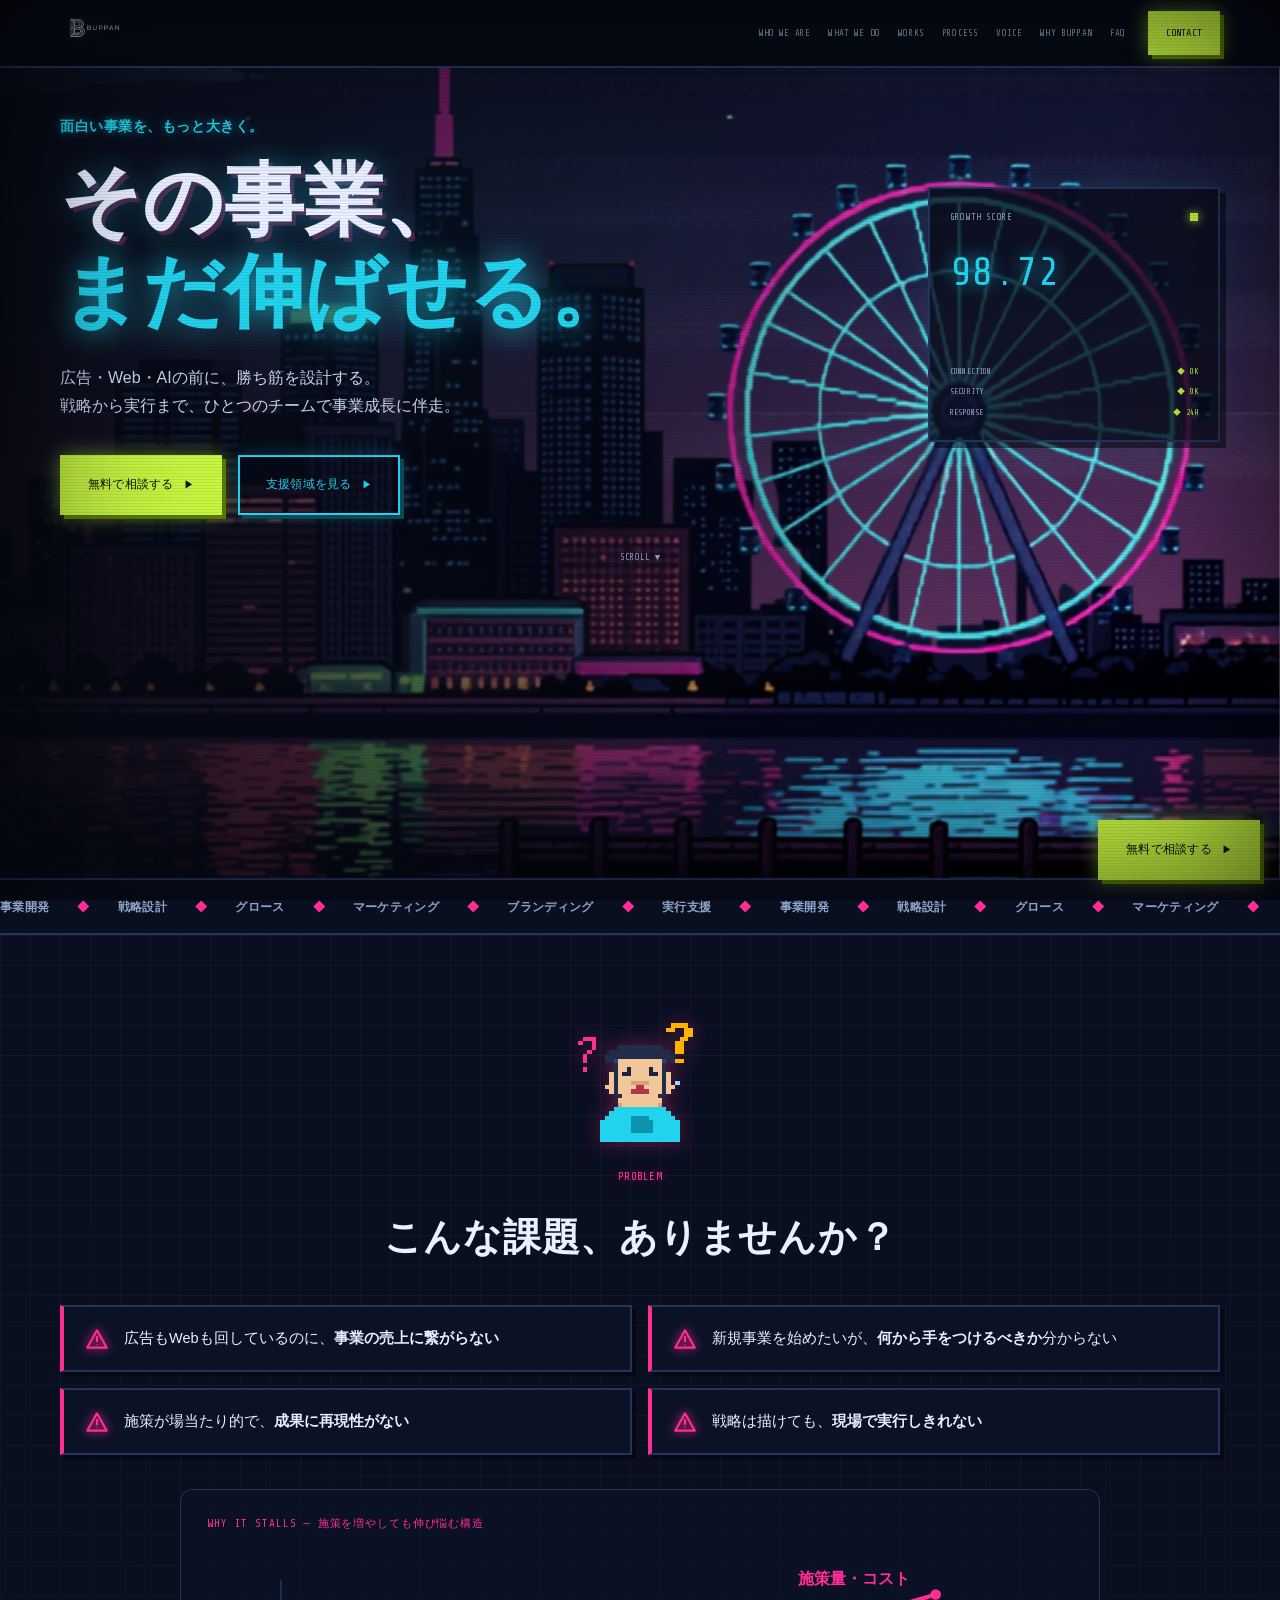
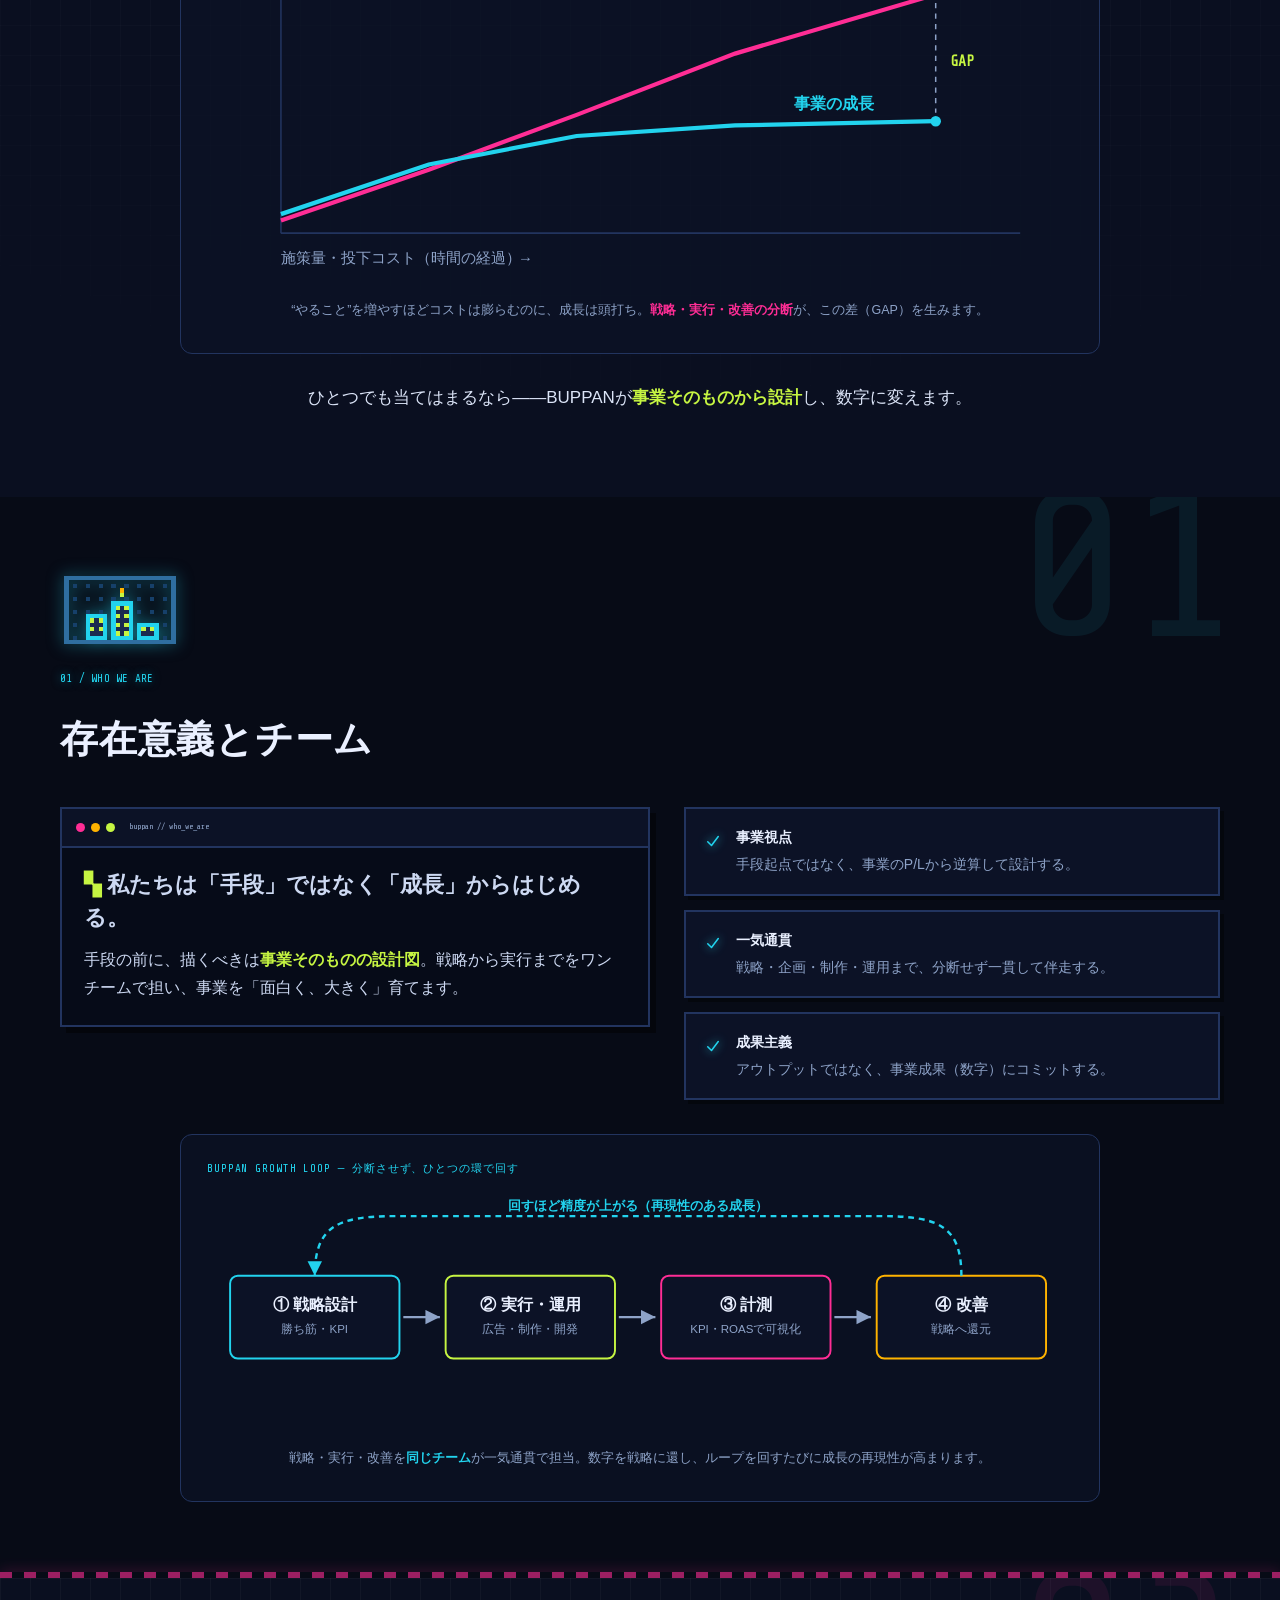
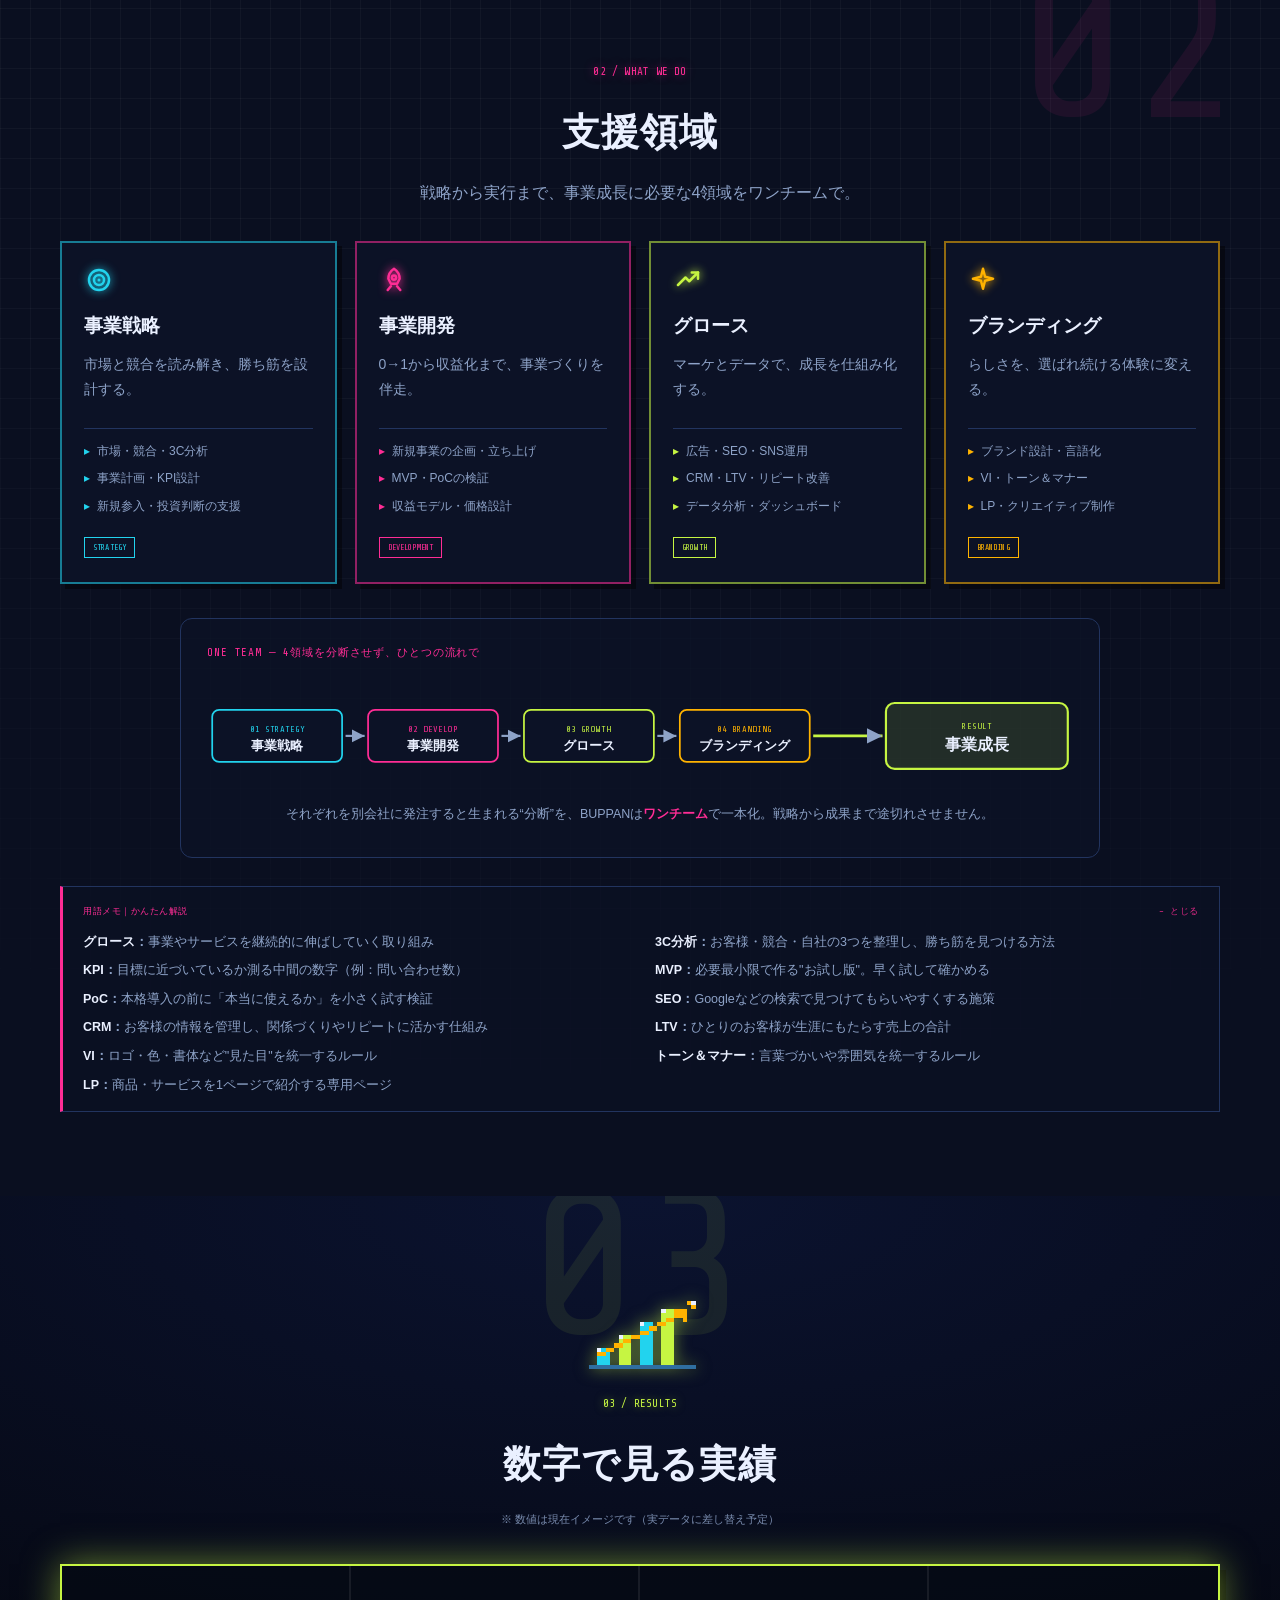
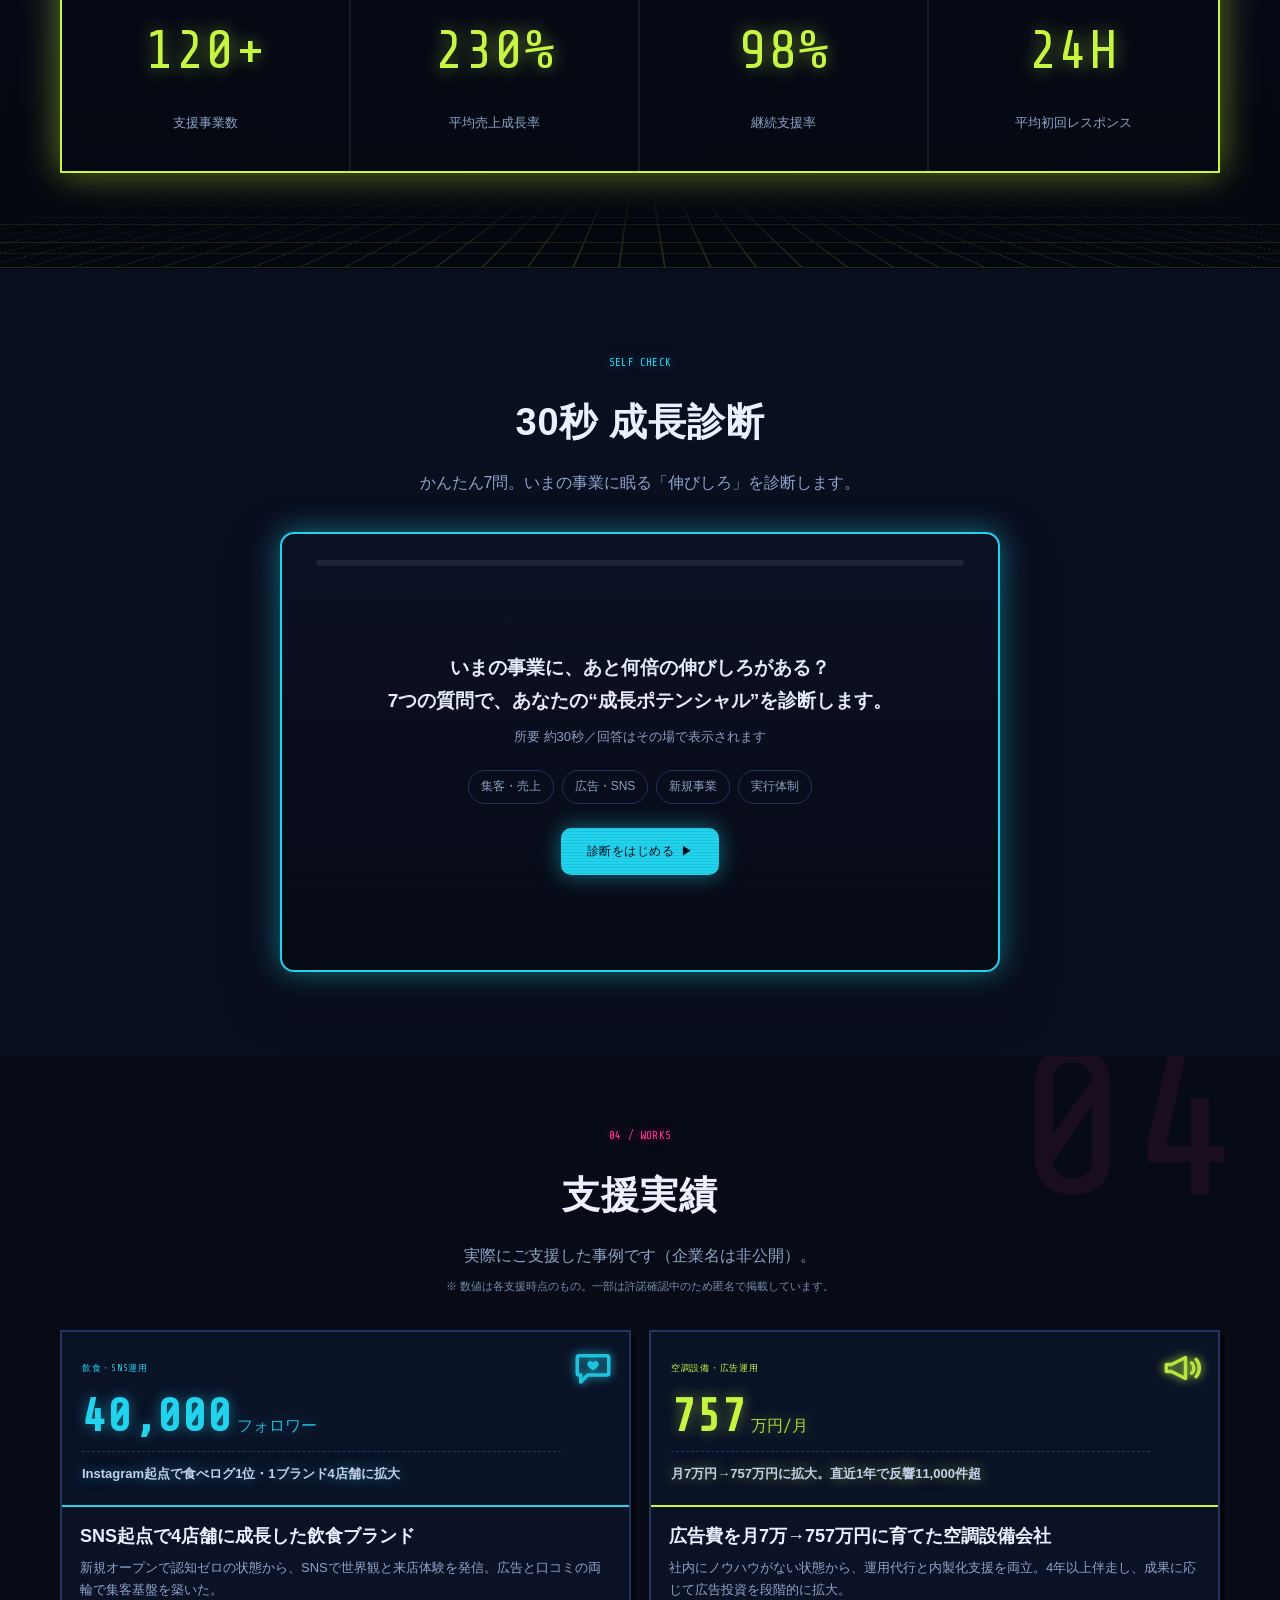
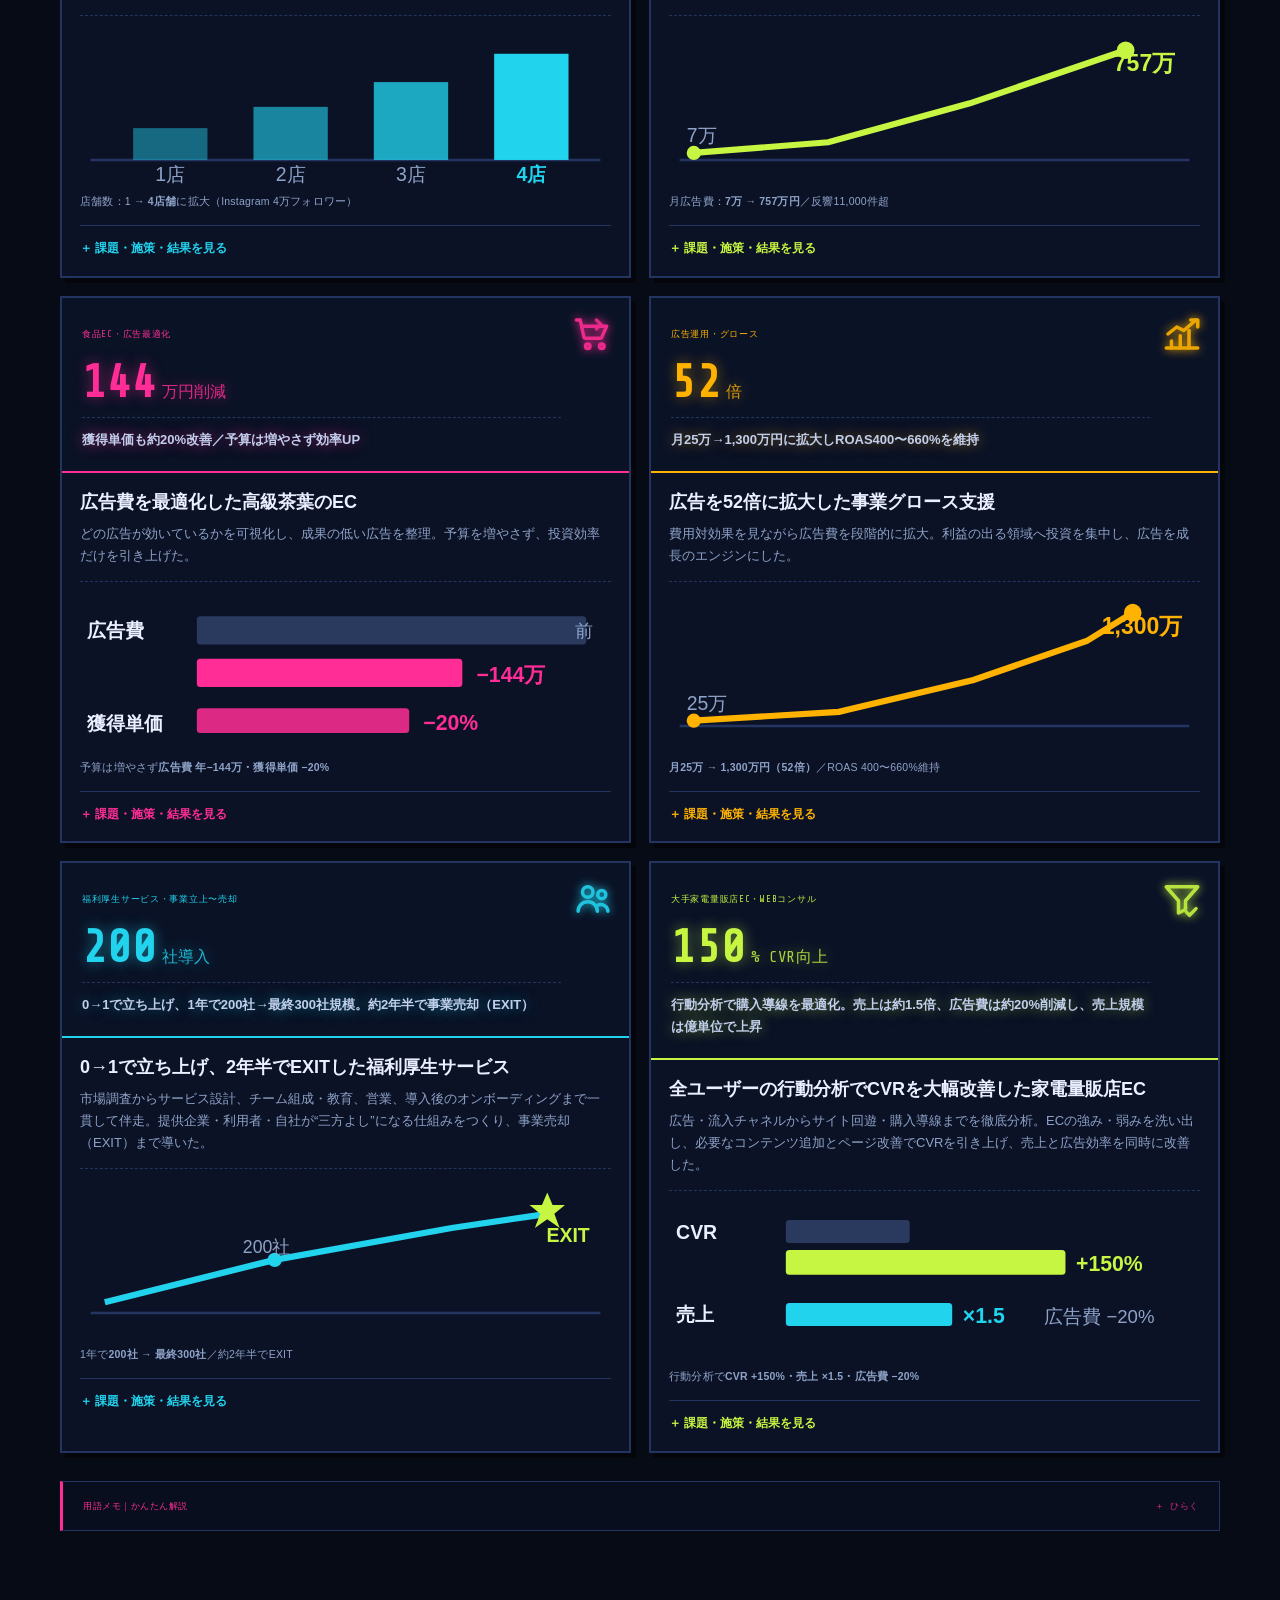
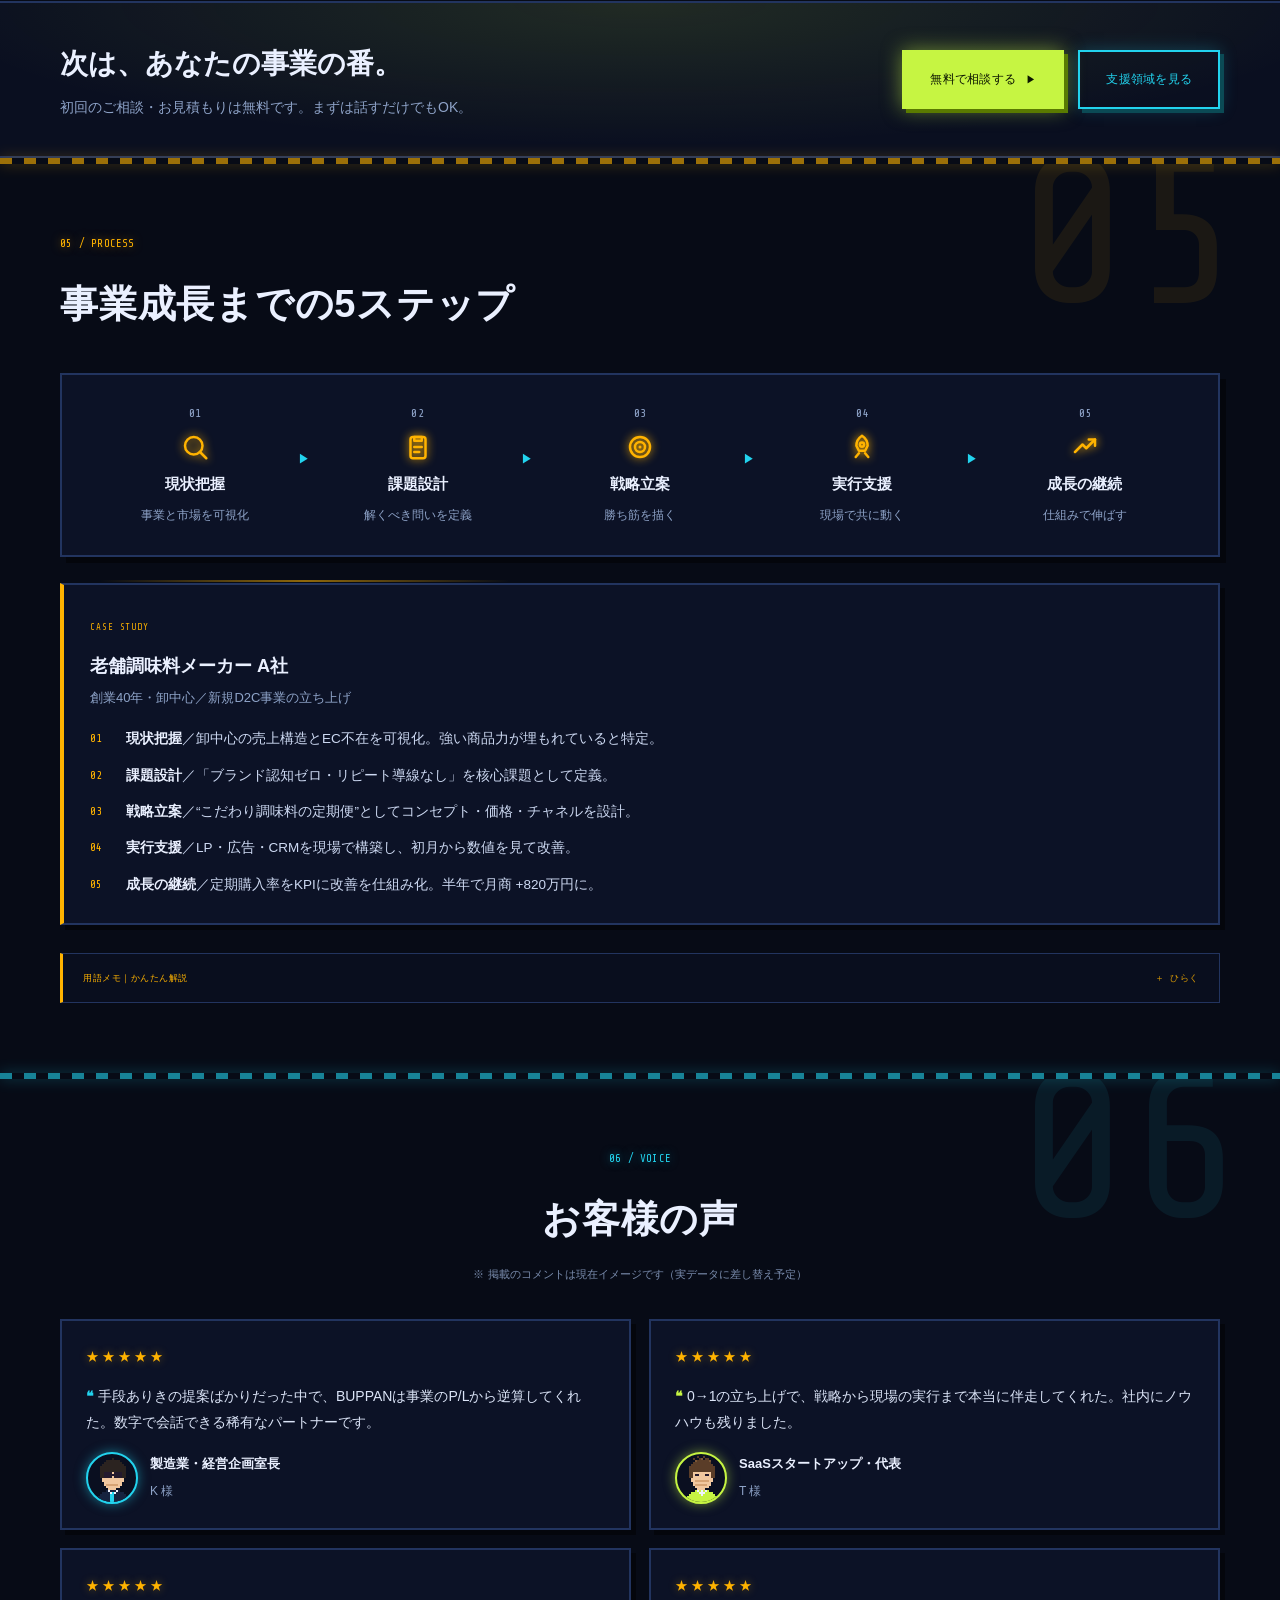
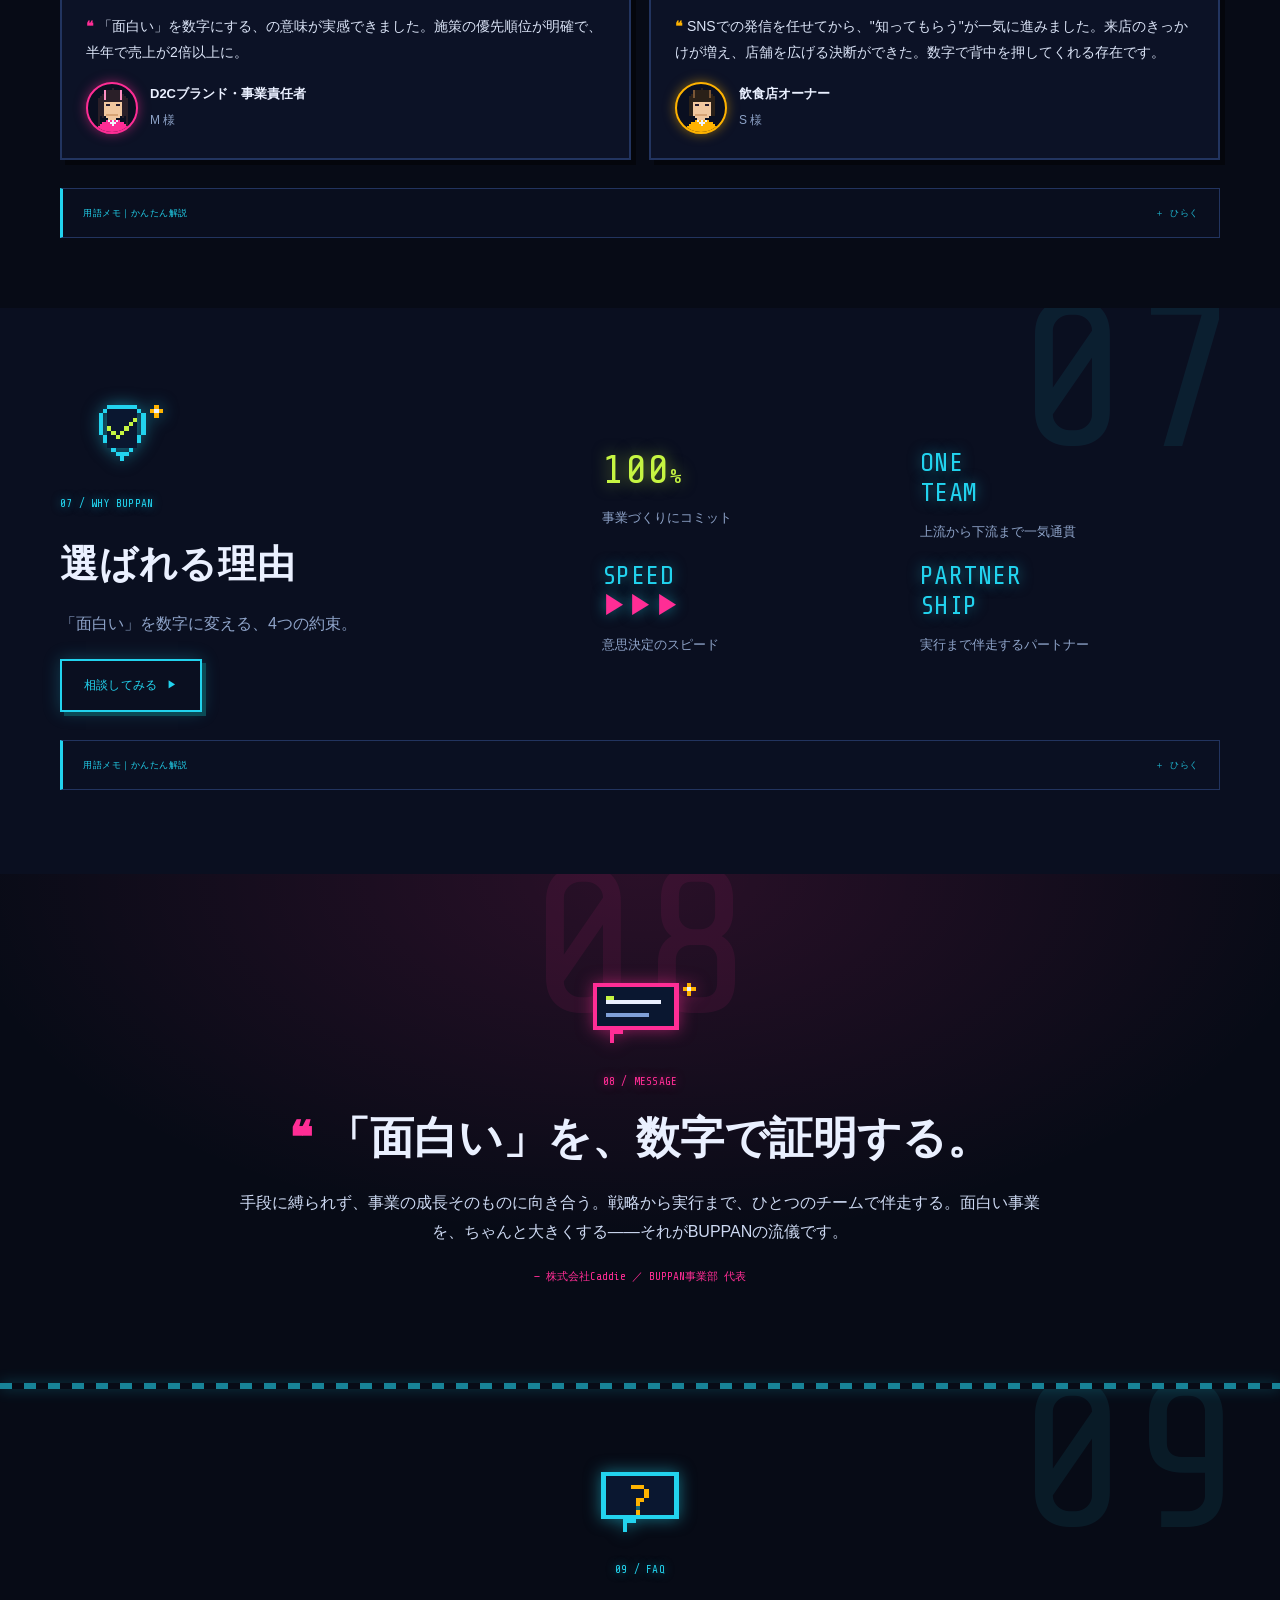
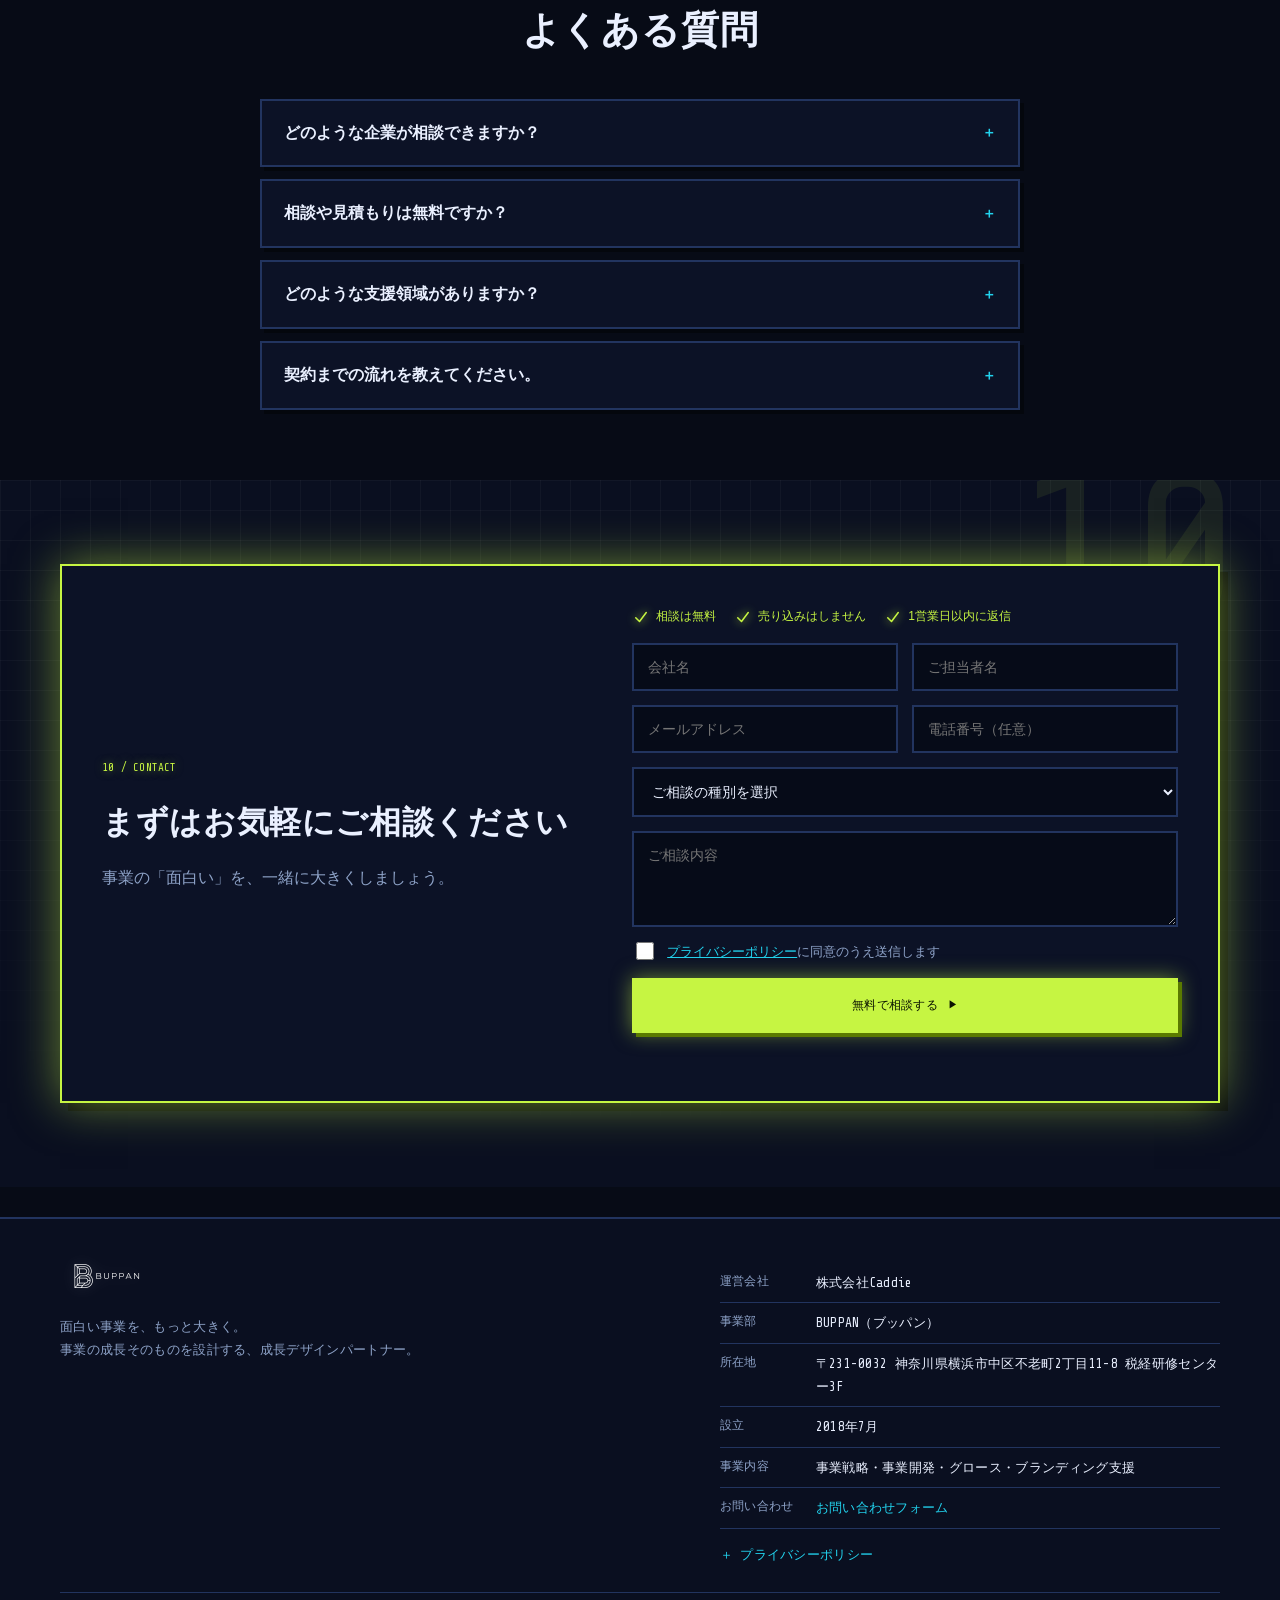
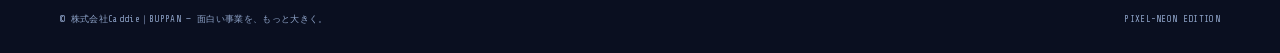
<file: index.html>
<!DOCTYPE html>
<html lang="ja">
  <head>
    <meta charset="UTF-8" />
    <meta name="viewport" content="width=device-width, initial-scale=1.0" />
    <title>BUPPAN｜面白い事業を、もっと大きく。</title>
    <meta name="description" content="広告でも、Webでも、AIでもない。私たちは、事業そのものの成長を設計する。事業成長パートナー BUPPAN。" />
    <meta name="theme-color" content="#070b16" />
    <link rel="icon" type="image/png" sizes="32x32" href="assets/logo/favicon-32.png" />
    <link rel="icon" type="image/png" sizes="16x16" href="assets/logo/favicon-16.png" />
    <link rel="apple-touch-icon" href="assets/logo/apple-touch-icon.png" />
    <!-- OGP / SNSシェア -->
    <meta property="og:type" content="website" />
    <meta property="og:title" content="BUPPAN｜面白い事業を、もっと大きく。" />
    <meta property="og:description" content="広告でも、Webでも、AIでもない。私たちは、事業そのものの成長を設計する。" />
    <meta property="og:url" content="https://buppan-lemon.vercel.app/" />
    <meta property="og:image" content="https://buppan-lemon.vercel.app/ogp.png" />
    <meta name="twitter:card" content="summary_large_image" />
    <!-- 構造化データ（SEO：会社/所在地） -->
    <script type="application/ld+json">
    {
      "@context": "https://schema.org",
      "@type": "Organization",
      "name": "株式会社Caddie",
      "alternateName": "BUPPAN",
      "url": "https://buppan-lemon.vercel.app/",
      "foundingDate": "2018-07",
      "description": "事業成長パートナー BUPPAN（株式会社Caddie）。戦略から実行まで、事業そのものの成長を設計する。",
      "address": {
        "@type": "PostalAddress",
        "postalCode": "231-0032",
        "addressRegion": "神奈川県",
        "addressLocality": "横浜市中区",
        "streetAddress": "不老町2丁目11-8 税経研修センター3F",
        "addressCountry": "JP"
      }
    }
    </script>
    <!-- Google Analytics 4：測定ID(G-XXXXXXXXXX)を取得したら、この2行のコメントを外してIDを差し替えてください
    <script async src="https://www.googletagmanager.com/gtag/js?id=G-XXXXXXXXXX"></script>
    <script>window.dataLayer=window.dataLayer||[];function gtag(){dataLayer.push(arguments)}gtag('js',new Date());gtag('config','G-XXXXXXXXXX');</script>
    -->
    <link rel="stylesheet" href="fonts.css" />
    <link rel="stylesheet" href="style.css" />
  </head>

  <body>
    <!-- 起動演出（BOOTムービー） -->
    <div class="boot" id="boot" aria-hidden="true">
      <div class="boot__inner">
        <div class="boot__logo">BUPPAN</div>
        <pre class="boot__log" id="bootLog"></pre>
        <div class="boot__bar"><i id="bootBar"></i></div>
      </div>
    </div>

    <div class="crt" aria-hidden="true"></div>
    <div class="vignette" aria-hidden="true"></div>

    <!-- アイコン定義（ラインSVGスプライト） -->
    <svg width="0" height="0" style="position:absolute" aria-hidden="true">
      <defs>
        <symbol id="ic-search" viewBox="0 0 24 24"><circle cx="11" cy="11" r="7"/><line x1="21" y1="21" x2="16" y2="16"/></symbol>
        <symbol id="ic-clipboard" viewBox="0 0 24 24"><rect x="6" y="4" width="12" height="17" rx="2"/><path d="M9 4h6v3H9z"/><line x1="9" y1="12" x2="15" y2="12"/><line x1="9" y1="16" x2="13" y2="16"/></symbol>
        <symbol id="ic-target" viewBox="0 0 24 24"><circle cx="12" cy="12" r="8"/><circle cx="12" cy="12" r="4"/><circle cx="12" cy="12" r="1.2" fill="currentColor" stroke="none"/></symbol>
        <symbol id="ic-rocket" viewBox="0 0 24 24"><path d="M12 3c3 2 4.5 5 4.5 8l-2 4h-5l-2-4c0-3 1.5-6 4.5-8z"/><circle cx="12" cy="10" r="1.7"/><path d="M9.5 17 7 20M14.5 17 17 20"/></symbol>
        <symbol id="ic-trend" viewBox="0 0 24 24"><polyline points="4,16 10,10 13,13 20,6"/><polyline points="15,6 20,6 20,11"/></symbol>
        <symbol id="ic-layers" viewBox="0 0 24 24"><path d="M12 4l8 4-8 4-8-4z"/><path d="M4 12l8 4 8-4"/><path d="M4 16l8 4 8-4"/></symbol>
        <symbol id="ic-sparkle" viewBox="0 0 24 24"><path d="M12 3l1.6 6.4L20 11l-6.4 1.6L12 19l-1.6-6.4L4 11l6.4-1.6z"/></symbol>
        <symbol id="ic-check" viewBox="0 0 24 24"><polyline points="5,13 10,18 19,6"/></symbol>
        <symbol id="ic-alert" viewBox="0 0 24 24"><path d="M12 4l9 16H3z"/><line x1="12" y1="10" x2="12" y2="14"/><circle cx="12" cy="17.2" r="0.6" fill="currentColor" stroke="none"/></symbol>
        <!-- セクション用スポットイラスト（ライン画） -->
        <symbol id="il-who" viewBox="0 0 72 48"><rect x="4" y="6" width="64" height="36" rx="2"/><path d="M18 6V42 M32 6V42 M46 6V42 M60 6V42 M4 17H68 M4 28H68 M4 39H68" stroke-opacity="0.2"/><path d="M24 42V30h8V23h8V16h8v26"/><circle cx="48" cy="16" r="2" fill="currentColor" stroke="none"/></symbol>
        <symbol id="il-results" viewBox="0 0 72 48"><line x1="6" y1="42" x2="66" y2="42"/><rect x="10" y="33" width="9" height="9"/><rect x="24" y="26" width="9" height="16"/><rect x="38" y="18" width="9" height="24"/><rect x="52" y="9" width="9" height="33"/><polyline points="10,29 24,23 38,15 60,6"/><polyline points="52,6 60,6 60,13"/></symbol>
        <symbol id="il-why" viewBox="0 0 72 48"><path d="M36 4 L52 9 V24 C52 34 45 41 36 44 C27 41 20 34 20 24 V9 Z"/><polyline points="29,24 34,29 44,18"/><path d="M58 8 l1.2 3.2 l3.2 1.2 l-3.2 1.2 l-1.2 3.2 l-1.2 -3.2 l-3.2 -1.2 l3.2 -1.2 z" fill="currentColor" stroke="none"/></symbol>
        <symbol id="il-message" viewBox="0 0 72 48"><path d="M8 8 h48 a4 4 0 0 1 4 4 v18 a4 4 0 0 1 -4 4 H26 l-9 7 v-7 H8 a4 4 0 0 1 -4 -4 V12 a4 4 0 0 1 4 -4 z"/><path d="M14 17 h30 M14 25 h22" stroke-opacity="0.85"/><path d="M64 12 l1.2 3.2 l3.2 1.2 l-3.2 1.2 l-1.2 3.2 l-1.2 -3.2 l-3.2 -1.2 l3.2 -1.2 z" fill="currentColor" stroke="none"/></symbol>
        <symbol id="il-faq" viewBox="0 0 72 48"><path d="M18 8 h36 a4 4 0 0 1 4 4 v18 a4 4 0 0 1 -4 4 H36 l-9 7 v-7 H18 a4 4 0 0 1 -4 -4 V12 a4 4 0 0 1 4 -4 z"/><path d="M30 18 a6 6 0 0 1 11 3 c0 4 -5 4 -5 8"/><circle cx="36" cy="33" r="1" fill="currentColor" stroke="none"/></symbol>
        <!-- 支援実績カード用ピクトグラム -->
        <symbol id="ic-w-sns" viewBox="0 0 24 24"><path d="M4 5h16a1 1 0 0 1 1 1v9a1 1 0 0 1-1 1H9l-4 4v-4H4a1 1 0 0 1-1-1V6a1 1 0 0 1 1-1z"/><path d="M12 13.4c-1.4-1-3.2-2.1-3.2-3.7 0-1.9 2.4-2.4 3.2-.7.8-1.7 3.2-1.2 3.2.7 0 1.6-1.8 2.7-3.2 3.7z" fill="currentColor" stroke="none"/></symbol>
        <symbol id="ic-w-ad" viewBox="0 0 24 24"><path d="M3 10v4h3l8 4V6l-8 4H3z"/><path d="M17.5 9a4.2 4.2 0 0 1 0 6"/><path d="M20 7a7.5 7.5 0 0 1 0 10"/></symbol>
        <symbol id="ic-w-cart" viewBox="0 0 24 24"><path d="M2.5 4h2.2l2.1 9.6a1 1 0 0 0 1 .8h8.3a1 1 0 0 0 1-.78L19.8 7.5H6"/><circle cx="9" cy="19" r="1.3"/><circle cx="17" cy="19" r="1.3"/><path d="M14 4l2.5 2.5L14 9" stroke-opacity="0.9"/></symbol>
        <symbol id="ic-w-growth" viewBox="0 0 24 24"><path d="M3 20h18"/><path d="M6 20v-4"/><path d="M11 20v-7"/><path d="M16 20v-10"/><path d="M4 12l5-4 4 2 7-6"/><path d="M17 4h4v4"/></symbol>
        <symbol id="ic-w-team" viewBox="0 0 24 24"><circle cx="9" cy="8" r="3"/><path d="M3.5 19a5.5 5.5 0 0 1 11 0"/><circle cx="17" cy="9.5" r="2.3"/><path d="M15 15.4c2.4-.7 5.5.7 5.5 3.6"/></symbol>
        <symbol id="ic-w-funnel" viewBox="0 0 24 24"><path d="M3 5h18l-7 8v5l-4 2v-7z"/><path d="M14.5 19.5l1.8 1.8L20 17.5"/></symbol>
      </defs>
    </svg>

    <!-- ======================= ヘッダー ======================= -->
    <header class="header">
      <div class="container header__inner">
        <a href="#top" class="logo" aria-label="BUPPAN ホーム">
          <img class="logo__img" src="assets/logo/buppan_lockup_white.png" alt="BUPPAN" width="190" height="80" />
        </a>
        <nav class="nav" id="nav">
          <a href="#who">WHO WE ARE</a>
          <a href="#what">WHAT WE DO</a>
          <a href="#works">WORKS</a>
          <a href="#process">PROCESS</a>
          <a href="#voice">VOICE</a>
          <a href="#why">WHY BUPPAN</a>
          <a href="#faq">FAQ</a>
          <a href="#contact" class="nav__cta">お問い合わせ ▶</a>
        </nav>
        <a href="#contact" class="btn btn--primary btn--sm contact-btn">CONTACT</a>
        <button class="menu-toggle" id="menuToggle" aria-label="メニューを開閉">MENU <span>≡</span></button>
      </div>
    </header>

    <main id="top">
      <!-- ======================= FV ======================= -->
      <section class="hero">
        <img class="hero__bg" id="fvBg" src="assets/fv_pixel.jpg" alt="みなとみらいの夜景をドット絵で表現したイメージ" />
        <video id="fvVideo" class="hero__video" muted loop playsinline preload="auto" poster="assets/fv_pixel.jpg" aria-hidden="true"></video>
        <div class="hero__cine" aria-hidden="true"></div>
        <div class="hero__scrim" aria-hidden="true"></div>
        <canvas class="hero__fx" id="fvFx" aria-hidden="true"></canvas>
        <div class="container hero__inner">
          <div class="hero__copy reveal">
            <p class="eyebrow eyebrow--tagline">面白い事業を、もっと大きく。</p>
            <h1 class="hero__title glitch" data-text="その事業、">その事業、<br /><span>まだ伸ばせる。</span></h1>
            <p class="hero__lead">広告・Web・AIの前に、勝ち筋を設計する。<br />戦略から実行まで、ひとつのチームで事業成長に伴走。</p>
            <div class="hero__cta">
              <a href="#contact" class="btn btn--primary btn--lg">無料で相談する <span>▶</span></a>
              <a href="#what" class="btn btn--outline btn--lg">支援領域を見る <span>▶</span></a>
            </div>
          </div>
          <div class="score reveal">
            <div class="score__top"><span class="score__label">GROWTH SCORE</span><span class="score__dot"></span></div>
            <div class="score__value" id="scoreValue" data-target="98.72">0.00</div>
            <div class="score__bars"><i></i><i></i><i></i><i></i><i></i><i></i><i></i></div>
            <div class="score__meta">
              <span>CONNECTION</span><span class="ok">◆ OK</span>
              <span>SECURITY</span><span class="ok">◆ OK</span>
              <span>RESPONSE</span><span class="ok">◆ 24H</span>
            </div>
          </div>
        </div>
        <div class="hero__scroll" aria-hidden="true">SCROLL ▼</div>
      </section>

      <!-- マーキー（画面幅より長く繰り返して、隙間なくループ）。前半4セット＝後半4セットで、-50%移動時に継ぎ目なし -->
      <div class="marquee" aria-hidden="true">
        <div class="marquee__track">
          <span>事業開発</span><b>◆</b><span>戦略設計</span><b>◆</b><span>グロース</span><b>◆</b><span>マーケティング</span><b>◆</b><span>ブランディング</span><b>◆</b><span>実行支援</span><b>◆</b>
          <span>事業開発</span><b>◆</b><span>戦略設計</span><b>◆</b><span>グロース</span><b>◆</b><span>マーケティング</span><b>◆</b><span>ブランディング</span><b>◆</b><span>実行支援</span><b>◆</b>
          <span>事業開発</span><b>◆</b><span>戦略設計</span><b>◆</b><span>グロース</span><b>◆</b><span>マーケティング</span><b>◆</b><span>ブランディング</span><b>◆</b><span>実行支援</span><b>◆</b>
          <span>事業開発</span><b>◆</b><span>戦略設計</span><b>◆</b><span>グロース</span><b>◆</b><span>マーケティング</span><b>◆</b><span>ブランディング</span><b>◆</b><span>実行支援</span><b>◆</b>
          <span>事業開発</span><b>◆</b><span>戦略設計</span><b>◆</b><span>グロース</span><b>◆</b><span>マーケティング</span><b>◆</b><span>ブランディング</span><b>◆</b><span>実行支援</span><b>◆</b>
          <span>事業開発</span><b>◆</b><span>戦略設計</span><b>◆</b><span>グロース</span><b>◆</b><span>マーケティング</span><b>◆</b><span>ブランディング</span><b>◆</b><span>実行支援</span><b>◆</b>
          <span>事業開発</span><b>◆</b><span>戦略設計</span><b>◆</b><span>グロース</span><b>◆</b><span>マーケティング</span><b>◆</b><span>ブランディング</span><b>◆</b><span>実行支援</span><b>◆</b>
          <span>事業開発</span><b>◆</b><span>戦略設計</span><b>◆</b><span>グロース</span><b>◆</b><span>マーケティング</span><b>◆</b><span>ブランディング</span><b>◆</b><span>実行支援</span><b>◆</b>
        </div>
      </div>

      <!-- ======================= 課題提起（共感フック・番号なし） ======================= -->
      <section class="section section--band section--grid" data-accent="pink">
        <div class="container">
          <div class="sec-head sec-head--center reveal">
            <svg class="pain-illus" viewBox="0 0 30 30" shape-rendering="crispEdges" aria-hidden="true"><rect x="22" y="1" width="1" height="1" fill="#ffb300"/><rect x="23" y="1" width="1" height="1" fill="#ffb300"/><rect x="24" y="1" width="1" height="1" fill="#ffb300"/><rect x="25" y="1" width="1" height="1" fill="#ffb300"/><rect x="21" y="2" width="1" height="1" fill="#ffb300"/><rect x="22" y="2" width="1" height="1" fill="#ffb300"/><rect x="25" y="2" width="1" height="1" fill="#ffb300"/><rect x="26" y="2" width="1" height="1" fill="#ffb300"/><rect x="25" y="3" width="1" height="1" fill="#ffb300"/><rect x="26" y="3" width="1" height="1" fill="#ffb300"/><rect x="2" y="4" width="1" height="1" fill="#ff2d95"/><rect x="3" y="4" width="1" height="1" fill="#ff2d95"/><rect x="4" y="4" width="1" height="1" fill="#ff2d95"/><rect x="24" y="4" width="1" height="1" fill="#ffb300"/><rect x="25" y="4" width="1" height="1" fill="#ffb300"/><rect x="1" y="5" width="1" height="1" fill="#ff2d95"/><rect x="4" y="5" width="1" height="1" fill="#ff2d95"/><rect x="23" y="5" width="1" height="1" fill="#ffb300"/><rect x="24" y="5" width="1" height="1" fill="#ffb300"/><rect x="4" y="6" width="1" height="1" fill="#ff2d95"/><rect x="10" y="6" width="1" height="1" fill="#222b47"/><rect x="11" y="6" width="1" height="1" fill="#222b47"/><rect x="12" y="6" width="1" height="1" fill="#222b47"/><rect x="13" y="6" width="1" height="1" fill="#222b47"/><rect x="14" y="6" width="1" height="1" fill="#222b47"/><rect x="15" y="6" width="1" height="1" fill="#222b47"/><rect x="16" y="6" width="1" height="1" fill="#222b47"/><rect x="17" y="6" width="1" height="1" fill="#222b47"/><rect x="18" y="6" width="1" height="1" fill="#222b47"/><rect x="19" y="6" width="1" height="1" fill="#222b47"/><rect x="23" y="6" width="1" height="1" fill="#ffb300"/><rect x="24" y="6" width="1" height="1" fill="#ffb300"/><rect x="3" y="7" width="1" height="1" fill="#ff2d95"/><rect x="8" y="7" width="1" height="1" fill="#222b47"/><rect x="9" y="7" width="1" height="1" fill="#222b47"/><rect x="10" y="7" width="1" height="1" fill="#222b47"/><rect x="11" y="7" width="1" height="1" fill="#222b47"/><rect x="12" y="7" width="1" height="1" fill="#222b47"/><rect x="13" y="7" width="1" height="1" fill="#222b47"/><rect x="14" y="7" width="1" height="1" fill="#222b47"/><rect x="15" y="7" width="1" height="1" fill="#222b47"/><rect x="16" y="7" width="1" height="1" fill="#222b47"/><rect x="17" y="7" width="1" height="1" fill="#222b47"/><rect x="18" y="7" width="1" height="1" fill="#222b47"/><rect x="19" y="7" width="1" height="1" fill="#222b47"/><rect x="20" y="7" width="1" height="1" fill="#222b47"/><rect x="21" y="7" width="1" height="1" fill="#222b47"/><rect x="23" y="7" width="1" height="1" fill="#ffb300"/><rect x="24" y="7" width="1" height="1" fill="#ffb300"/><rect x="2" y="8" width="1" height="1" fill="#ff2d95"/><rect x="7" y="8" width="1" height="1" fill="#222b47"/><rect x="8" y="8" width="1" height="1" fill="#222b47"/><rect x="9" y="8" width="1" height="1" fill="#222b47"/><rect x="10" y="8" width="1" height="1" fill="#222b47"/><rect x="11" y="8" width="1" height="1" fill="#222b47"/><rect x="12" y="8" width="1" height="1" fill="#222b47"/><rect x="13" y="8" width="1" height="1" fill="#222b47"/><rect x="14" y="8" width="1" height="1" fill="#222b47"/><rect x="15" y="8" width="1" height="1" fill="#222b47"/><rect x="16" y="8" width="1" height="1" fill="#222b47"/><rect x="17" y="8" width="1" height="1" fill="#222b47"/><rect x="18" y="8" width="1" height="1" fill="#222b47"/><rect x="19" y="8" width="1" height="1" fill="#222b47"/><rect x="20" y="8" width="1" height="1" fill="#222b47"/><rect x="21" y="8" width="1" height="1" fill="#222b47"/><rect x="22" y="8" width="1" height="1" fill="#222b47"/><rect x="2" y="9" width="1" height="1" fill="#ff2d95"/><rect x="7" y="9" width="1" height="1" fill="#222b47"/><rect x="8" y="9" width="1" height="1" fill="#222b47"/><rect x="9" y="9" width="1" height="1" fill="#33406b"/><rect x="10" y="9" width="1" height="1" fill="#f1c79a"/><rect x="11" y="9" width="1" height="1" fill="#f1c79a"/><rect x="12" y="9" width="1" height="1" fill="#f1c79a"/><rect x="13" y="9" width="1" height="1" fill="#f1c79a"/><rect x="14" y="9" width="1" height="1" fill="#f1c79a"/><rect x="15" y="9" width="1" height="1" fill="#f1c79a"/><rect x="16" y="9" width="1" height="1" fill="#f1c79a"/><rect x="17" y="9" width="1" height="1" fill="#f1c79a"/><rect x="18" y="9" width="1" height="1" fill="#f1c79a"/><rect x="19" y="9" width="1" height="1" fill="#f1c79a"/><rect x="20" y="9" width="1" height="1" fill="#33406b"/><rect x="21" y="9" width="1" height="1" fill="#222b47"/><rect x="22" y="9" width="1" height="1" fill="#222b47"/><rect x="23" y="9" width="1" height="1" fill="#ffb300"/><rect x="24" y="9" width="1" height="1" fill="#ffb300"/><rect x="9" y="10" width="1" height="1" fill="#222b47"/><rect x="10" y="10" width="1" height="1" fill="#f1c79a"/><rect x="11" y="10" width="1" height="1" fill="#f1c79a"/><rect x="12" y="10" width="1" height="1" fill="#f1c79a"/><rect x="13" y="10" width="1" height="1" fill="#f1c79a"/><rect x="14" y="10" width="1" height="1" fill="#f1c79a"/><rect x="15" y="10" width="1" height="1" fill="#f1c79a"/><rect x="16" y="10" width="1" height="1" fill="#f1c79a"/><rect x="17" y="10" width="1" height="1" fill="#f1c79a"/><rect x="18" y="10" width="1" height="1" fill="#f1c79a"/><rect x="19" y="10" width="1" height="1" fill="#f1c79a"/><rect x="20" y="10" width="1" height="1" fill="#222b47"/><rect x="2" y="11" width="1" height="1" fill="#ff2d95"/><rect x="9" y="11" width="1" height="1" fill="#222b47"/><rect x="10" y="11" width="1" height="1" fill="#f1c79a"/><rect x="11" y="11" width="1" height="1" fill="#f1c79a"/><rect x="12" y="11" width="1" height="1" fill="#17233f"/><rect x="13" y="11" width="1" height="1" fill="#f1c79a"/><rect x="14" y="11" width="1" height="1" fill="#f1c79a"/><rect x="15" y="11" width="1" height="1" fill="#f1c79a"/><rect x="16" y="11" width="1" height="1" fill="#f1c79a"/><rect x="17" y="11" width="1" height="1" fill="#17233f"/><rect x="18" y="11" width="1" height="1" fill="#f1c79a"/><rect x="19" y="11" width="1" height="1" fill="#f1c79a"/><rect x="20" y="11" width="1" height="1" fill="#222b47"/><rect x="8" y="12" width="1" height="1" fill="#f1c79a"/><rect x="9" y="12" width="1" height="1" fill="#222b47"/><rect x="10" y="12" width="1" height="1" fill="#f1c79a"/><rect x="11" y="12" width="1" height="1" fill="#17233f"/><rect x="12" y="12" width="1" height="1" fill="#17233f"/><rect x="13" y="12" width="1" height="1" fill="#f1c79a"/><rect x="14" y="12" width="1" height="1" fill="#f1c79a"/><rect x="15" y="12" width="1" height="1" fill="#f1c79a"/><rect x="16" y="12" width="1" height="1" fill="#f1c79a"/><rect x="17" y="12" width="1" height="1" fill="#17233f"/><rect x="18" y="12" width="1" height="1" fill="#17233f"/><rect x="19" y="12" width="1" height="1" fill="#f1c79a"/><rect x="20" y="12" width="1" height="1" fill="#222b47"/><rect x="21" y="12" width="1" height="1" fill="#f1c79a"/><rect x="8" y="13" width="1" height="1" fill="#f1c79a"/><rect x="9" y="13" width="1" height="1" fill="#222b47"/><rect x="10" y="13" width="1" height="1" fill="#f1c79a"/><rect x="11" y="13" width="1" height="1" fill="#f1c79a"/><rect x="12" y="13" width="1" height="1" fill="#f1c79a"/><rect x="13" y="13" width="1" height="1" fill="#f1c79a"/><rect x="14" y="13" width="1" height="1" fill="#f1c79a"/><rect x="15" y="13" width="1" height="1" fill="#f1c79a"/><rect x="16" y="13" width="1" height="1" fill="#f1c79a"/><rect x="17" y="13" width="1" height="1" fill="#f1c79a"/><rect x="18" y="13" width="1" height="1" fill="#f1c79a"/><rect x="19" y="13" width="1" height="1" fill="#f1c79a"/><rect x="20" y="13" width="1" height="1" fill="#222b47"/><rect x="21" y="13" width="1" height="1" fill="#f1c79a"/><rect x="8" y="14" width="1" height="1" fill="#f1c79a"/><rect x="9" y="14" width="1" height="1" fill="#222b47"/><rect x="10" y="14" width="1" height="1" fill="#f1c79a"/><rect x="11" y="14" width="1" height="1" fill="#f1c79a"/><rect x="12" y="14" width="1" height="1" fill="#f1c79a"/><rect x="13" y="14" width="1" height="1" fill="#d69f74"/><rect x="14" y="14" width="1" height="1" fill="#d69f74"/><rect x="15" y="14" width="1" height="1" fill="#d69f74"/><rect x="16" y="14" width="1" height="1" fill="#d69f74"/><rect x="17" y="14" width="1" height="1" fill="#f1c79a"/><rect x="18" y="14" width="1" height="1" fill="#f1c79a"/><rect x="19" y="14" width="1" height="1" fill="#f1c79a"/><rect x="20" y="14" width="1" height="1" fill="#222b47"/><rect x="21" y="14" width="1" height="1" fill="#f1c79a"/><rect x="23" y="14" width="1" height="1" fill="#8fdcff"/><rect x="7" y="15" width="1" height="1" fill="#f1c79a"/><rect x="8" y="15" width="1" height="1" fill="#f1c79a"/><rect x="9" y="15" width="1" height="1" fill="#222b47"/><rect x="10" y="15" width="1" height="1" fill="#f1c79a"/><rect x="11" y="15" width="1" height="1" fill="#f1c79a"/><rect x="12" y="15" width="1" height="1" fill="#f1c79a"/><rect x="13" y="15" width="1" height="1" fill="#f1c79a"/><rect x="14" y="15" width="1" height="1" fill="#b0344e"/><rect x="15" y="15" width="1" height="1" fill="#b0344e"/><rect x="16" y="15" width="1" height="1" fill="#f1c79a"/><rect x="17" y="15" width="1" height="1" fill="#f1c79a"/><rect x="18" y="15" width="1" height="1" fill="#f1c79a"/><rect x="19" y="15" width="1" height="1" fill="#f1c79a"/><rect x="20" y="15" width="1" height="1" fill="#222b47"/><rect x="21" y="15" width="1" height="1" fill="#f1c79a"/><rect x="22" y="15" width="1" height="1" fill="#f1c79a"/><rect x="8" y="16" width="1" height="1" fill="#f1c79a"/><rect x="9" y="16" width="1" height="1" fill="#222b47"/><rect x="10" y="16" width="1" height="1" fill="#f1c79a"/><rect x="11" y="16" width="1" height="1" fill="#f1c79a"/><rect x="12" y="16" width="1" height="1" fill="#f1c79a"/><rect x="13" y="16" width="1" height="1" fill="#b0344e"/><rect x="14" y="16" width="1" height="1" fill="#b0344e"/><rect x="15" y="16" width="1" height="1" fill="#b0344e"/><rect x="16" y="16" width="1" height="1" fill="#b0344e"/><rect x="17" y="16" width="1" height="1" fill="#f1c79a"/><rect x="18" y="16" width="1" height="1" fill="#f1c79a"/><rect x="19" y="16" width="1" height="1" fill="#f1c79a"/><rect x="20" y="16" width="1" height="1" fill="#222b47"/><rect x="21" y="16" width="1" height="1" fill="#f1c79a"/><rect x="9" y="17" width="1" height="1" fill="#222b47"/><rect x="10" y="17" width="1" height="1" fill="#222b47"/><rect x="11" y="17" width="1" height="1" fill="#f1c79a"/><rect x="12" y="17" width="1" height="1" fill="#f1c79a"/><rect x="13" y="17" width="1" height="1" fill="#f1c79a"/><rect x="14" y="17" width="1" height="1" fill="#f1c79a"/><rect x="15" y="17" width="1" height="1" fill="#f1c79a"/><rect x="16" y="17" width="1" height="1" fill="#f1c79a"/><rect x="17" y="17" width="1" height="1" fill="#f1c79a"/><rect x="18" y="17" width="1" height="1" fill="#f1c79a"/><rect x="19" y="17" width="1" height="1" fill="#222b47"/><rect x="20" y="17" width="1" height="1" fill="#222b47"/><rect x="10" y="18" width="1" height="1" fill="#f1c79a"/><rect x="11" y="18" width="1" height="1" fill="#f1c79a"/><rect x="12" y="18" width="1" height="1" fill="#f1c79a"/><rect x="13" y="18" width="1" height="1" fill="#f1c79a"/><rect x="14" y="18" width="1" height="1" fill="#f1c79a"/><rect x="15" y="18" width="1" height="1" fill="#f1c79a"/><rect x="16" y="18" width="1" height="1" fill="#f1c79a"/><rect x="17" y="18" width="1" height="1" fill="#f1c79a"/><rect x="18" y="18" width="1" height="1" fill="#f1c79a"/><rect x="19" y="18" width="1" height="1" fill="#f1c79a"/><rect x="10" y="19" width="1" height="1" fill="#d69f74"/><rect x="11" y="19" width="1" height="1" fill="#f1c79a"/><rect x="12" y="19" width="1" height="1" fill="#f1c79a"/><rect x="13" y="19" width="1" height="1" fill="#f1c79a"/><rect x="14" y="19" width="1" height="1" fill="#f1c79a"/><rect x="15" y="19" width="1" height="1" fill="#f1c79a"/><rect x="16" y="19" width="1" height="1" fill="#f1c79a"/><rect x="17" y="19" width="1" height="1" fill="#f1c79a"/><rect x="18" y="19" width="1" height="1" fill="#f1c79a"/><rect x="19" y="19" width="1" height="1" fill="#d69f74"/><rect x="9" y="20" width="1" height="1" fill="#22d3ee"/><rect x="10" y="20" width="1" height="1" fill="#22d3ee"/><rect x="11" y="20" width="1" height="1" fill="#22d3ee"/><rect x="12" y="20" width="1" height="1" fill="#22d3ee"/><rect x="13" y="20" width="1" height="1" fill="#22d3ee"/><rect x="14" y="20" width="1" height="1" fill="#22d3ee"/><rect x="15" y="20" width="1" height="1" fill="#22d3ee"/><rect x="16" y="20" width="1" height="1" fill="#22d3ee"/><rect x="17" y="20" width="1" height="1" fill="#22d3ee"/><rect x="18" y="20" width="1" height="1" fill="#22d3ee"/><rect x="19" y="20" width="1" height="1" fill="#22d3ee"/><rect x="20" y="20" width="1" height="1" fill="#22d3ee"/><rect x="8" y="21" width="1" height="1" fill="#22d3ee"/><rect x="9" y="21" width="1" height="1" fill="#22d3ee"/><rect x="10" y="21" width="1" height="1" fill="#22d3ee"/><rect x="11" y="21" width="1" height="1" fill="#22d3ee"/><rect x="12" y="21" width="1" height="1" fill="#22d3ee"/><rect x="13" y="21" width="1" height="1" fill="#22d3ee"/><rect x="14" y="21" width="1" height="1" fill="#22d3ee"/><rect x="15" y="21" width="1" height="1" fill="#22d3ee"/><rect x="16" y="21" width="1" height="1" fill="#22d3ee"/><rect x="17" y="21" width="1" height="1" fill="#22d3ee"/><rect x="18" y="21" width="1" height="1" fill="#22d3ee"/><rect x="19" y="21" width="1" height="1" fill="#22d3ee"/><rect x="20" y="21" width="1" height="1" fill="#22d3ee"/><rect x="21" y="21" width="1" height="1" fill="#22d3ee"/><rect x="7" y="22" width="1" height="1" fill="#22d3ee"/><rect x="8" y="22" width="1" height="1" fill="#22d3ee"/><rect x="9" y="22" width="1" height="1" fill="#22d3ee"/><rect x="10" y="22" width="1" height="1" fill="#22d3ee"/><rect x="11" y="22" width="1" height="1" fill="#22d3ee"/><rect x="12" y="22" width="1" height="1" fill="#22d3ee"/><rect x="13" y="22" width="1" height="1" fill="#0e93ad"/><rect x="14" y="22" width="1" height="1" fill="#0e93ad"/><rect x="15" y="22" width="1" height="1" fill="#0e93ad"/><rect x="16" y="22" width="1" height="1" fill="#0e93ad"/><rect x="17" y="22" width="1" height="1" fill="#22d3ee"/><rect x="18" y="22" width="1" height="1" fill="#22d3ee"/><rect x="19" y="22" width="1" height="1" fill="#22d3ee"/><rect x="20" y="22" width="1" height="1" fill="#22d3ee"/><rect x="21" y="22" width="1" height="1" fill="#22d3ee"/><rect x="22" y="22" width="1" height="1" fill="#22d3ee"/><rect x="6" y="23" width="1" height="1" fill="#22d3ee"/><rect x="7" y="23" width="1" height="1" fill="#22d3ee"/><rect x="8" y="23" width="1" height="1" fill="#22d3ee"/><rect x="9" y="23" width="1" height="1" fill="#22d3ee"/><rect x="10" y="23" width="1" height="1" fill="#22d3ee"/><rect x="11" y="23" width="1" height="1" fill="#22d3ee"/><rect x="12" y="23" width="1" height="1" fill="#22d3ee"/><rect x="13" y="23" width="1" height="1" fill="#0e93ad"/><rect x="14" y="23" width="1" height="1" fill="#0e93ad"/><rect x="15" y="23" width="1" height="1" fill="#0e93ad"/><rect x="16" y="23" width="1" height="1" fill="#0e93ad"/><rect x="17" y="23" width="1" height="1" fill="#0e93ad"/><rect x="18" y="23" width="1" height="1" fill="#22d3ee"/><rect x="19" y="23" width="1" height="1" fill="#22d3ee"/><rect x="20" y="23" width="1" height="1" fill="#22d3ee"/><rect x="21" y="23" width="1" height="1" fill="#22d3ee"/><rect x="22" y="23" width="1" height="1" fill="#22d3ee"/><rect x="23" y="23" width="1" height="1" fill="#22d3ee"/><rect x="6" y="24" width="1" height="1" fill="#22d3ee"/><rect x="7" y="24" width="1" height="1" fill="#22d3ee"/><rect x="8" y="24" width="1" height="1" fill="#22d3ee"/><rect x="9" y="24" width="1" height="1" fill="#22d3ee"/><rect x="10" y="24" width="1" height="1" fill="#22d3ee"/><rect x="11" y="24" width="1" height="1" fill="#22d3ee"/><rect x="12" y="24" width="1" height="1" fill="#22d3ee"/><rect x="13" y="24" width="1" height="1" fill="#0e93ad"/><rect x="14" y="24" width="1" height="1" fill="#0e93ad"/><rect x="15" y="24" width="1" height="1" fill="#0e93ad"/><rect x="16" y="24" width="1" height="1" fill="#0e93ad"/><rect x="17" y="24" width="1" height="1" fill="#0e93ad"/><rect x="18" y="24" width="1" height="1" fill="#22d3ee"/><rect x="19" y="24" width="1" height="1" fill="#22d3ee"/><rect x="20" y="24" width="1" height="1" fill="#22d3ee"/><rect x="21" y="24" width="1" height="1" fill="#22d3ee"/><rect x="22" y="24" width="1" height="1" fill="#22d3ee"/><rect x="23" y="24" width="1" height="1" fill="#22d3ee"/><rect x="6" y="25" width="1" height="1" fill="#22d3ee"/><rect x="7" y="25" width="1" height="1" fill="#22d3ee"/><rect x="8" y="25" width="1" height="1" fill="#22d3ee"/><rect x="9" y="25" width="1" height="1" fill="#22d3ee"/><rect x="10" y="25" width="1" height="1" fill="#22d3ee"/><rect x="11" y="25" width="1" height="1" fill="#22d3ee"/><rect x="12" y="25" width="1" height="1" fill="#22d3ee"/><rect x="13" y="25" width="1" height="1" fill="#0e93ad"/><rect x="14" y="25" width="1" height="1" fill="#0e93ad"/><rect x="15" y="25" width="1" height="1" fill="#0e93ad"/><rect x="16" y="25" width="1" height="1" fill="#0e93ad"/><rect x="17" y="25" width="1" height="1" fill="#0e93ad"/><rect x="18" y="25" width="1" height="1" fill="#22d3ee"/><rect x="19" y="25" width="1" height="1" fill="#22d3ee"/><rect x="20" y="25" width="1" height="1" fill="#22d3ee"/><rect x="21" y="25" width="1" height="1" fill="#22d3ee"/><rect x="22" y="25" width="1" height="1" fill="#22d3ee"/><rect x="23" y="25" width="1" height="1" fill="#22d3ee"/><rect x="6" y="26" width="1" height="1" fill="#22d3ee"/><rect x="7" y="26" width="1" height="1" fill="#22d3ee"/><rect x="8" y="26" width="1" height="1" fill="#22d3ee"/><rect x="9" y="26" width="1" height="1" fill="#22d3ee"/><rect x="10" y="26" width="1" height="1" fill="#22d3ee"/><rect x="11" y="26" width="1" height="1" fill="#22d3ee"/><rect x="12" y="26" width="1" height="1" fill="#22d3ee"/><rect x="13" y="26" width="1" height="1" fill="#22d3ee"/><rect x="14" y="26" width="1" height="1" fill="#22d3ee"/><rect x="15" y="26" width="1" height="1" fill="#22d3ee"/><rect x="16" y="26" width="1" height="1" fill="#22d3ee"/><rect x="17" y="26" width="1" height="1" fill="#22d3ee"/><rect x="18" y="26" width="1" height="1" fill="#22d3ee"/><rect x="19" y="26" width="1" height="1" fill="#22d3ee"/><rect x="20" y="26" width="1" height="1" fill="#22d3ee"/><rect x="21" y="26" width="1" height="1" fill="#22d3ee"/><rect x="22" y="26" width="1" height="1" fill="#22d3ee"/><rect x="23" y="26" width="1" height="1" fill="#22d3ee"/><rect x="6" y="27" width="1" height="1" fill="#22d3ee"/><rect x="7" y="27" width="1" height="1" fill="#22d3ee"/><rect x="8" y="27" width="1" height="1" fill="#22d3ee"/><rect x="9" y="27" width="1" height="1" fill="#22d3ee"/><rect x="10" y="27" width="1" height="1" fill="#22d3ee"/><rect x="11" y="27" width="1" height="1" fill="#22d3ee"/><rect x="12" y="27" width="1" height="1" fill="#22d3ee"/><rect x="13" y="27" width="1" height="1" fill="#22d3ee"/><rect x="14" y="27" width="1" height="1" fill="#22d3ee"/><rect x="15" y="27" width="1" height="1" fill="#22d3ee"/><rect x="16" y="27" width="1" height="1" fill="#22d3ee"/><rect x="17" y="27" width="1" height="1" fill="#22d3ee"/><rect x="18" y="27" width="1" height="1" fill="#22d3ee"/><rect x="19" y="27" width="1" height="1" fill="#22d3ee"/><rect x="20" y="27" width="1" height="1" fill="#22d3ee"/><rect x="21" y="27" width="1" height="1" fill="#22d3ee"/><rect x="22" y="27" width="1" height="1" fill="#22d3ee"/><rect x="23" y="27" width="1" height="1" fill="#22d3ee"/></svg>
            <p class="eyebrow">PROBLEM</p>
            <h2 class="sec-title">こんな課題、ありませんか？</h2>
          </div>
          <div class="pain-grid">
            <div class="pain reveal"><svg class="ic" aria-hidden="true"><use href="#ic-alert"/></svg><p>広告もWebも回しているのに、<b>事業の売上に繋がらない</b></p></div>
            <div class="pain reveal"><svg class="ic" aria-hidden="true"><use href="#ic-alert"/></svg><p>新規事業を始めたいが、<b>何から手をつけるべきか</b>分からない</p></div>
            <div class="pain reveal"><svg class="ic" aria-hidden="true"><use href="#ic-alert"/></svg><p>施策が場当たり的で、<b>成果に再現性がない</b></p></div>
            <div class="pain reveal"><svg class="ic" aria-hidden="true"><use href="#ic-alert"/></svg><p>戦略は描けても、<b>現場で実行しきれない</b></p></div>
          </div>
          <div class="figure reveal">
            <div class="figure__ttl">WHY IT STALLS ─ 施策を増やしても伸び悩む構造</div>
            <svg viewBox="0 0 820 320" role="img" aria-label="施策・コストは増え続けるが、事業成長は頭打ちになることを示す折れ線グラフ">
              <line x1="70" y1="30" x2="70" y2="270" stroke="#22345f" stroke-width="1.5"/>
              <line x1="70" y1="270" x2="770" y2="270" stroke="#22345f" stroke-width="1.5"/>
              <text x="70" y="298" fill="#8ea3c8" font-size="14" font-family="'Share Tech Mono',monospace">施策量・投下コスト（時間の経過）→</text>
              <!-- 施策・コスト（右肩上がり） -->
              <polyline points="70,258 210,210 350,158 500,100 690,44" fill="none" stroke="#ff2d95" stroke-width="4"/>
              <circle cx="690" cy="44" r="5" fill="#ff2d95"/>
              <text x="560" y="34" fill="#ff2d95" font-size="15" font-weight="700">施策量・コスト</text>
              <!-- 事業成長（頭打ち） -->
              <polyline points="70,252 210,205 350,178 500,168 690,164" fill="none" stroke="#22d3ee" stroke-width="4"/>
              <circle cx="690" cy="164" r="5" fill="#22d3ee"/>
              <text x="556" y="152" fill="#22d3ee" font-size="15" font-weight="700">事業の成長</text>
              <!-- GAP -->
              <line x1="690" y1="52" x2="690" y2="156" stroke="#8ea3c8" stroke-width="1.4" stroke-dasharray="5 5"/>
              <text x="704" y="112" fill="#c6f542" font-size="14" font-weight="700" font-family="'Share Tech Mono',monospace">GAP</text>
            </svg>
            <p class="figure__cap">“やること”を増やすほどコストは膨らむのに、成長は頭打ち。<b>戦略・実行・改善の分断</b>が、この差（GAP）を生みます。</p>
          </div>
          <p class="pain-bridge reveal">ひとつでも当てはまるなら——<br class="sp" />BUPPANが<strong>事業そのものから設計</strong>し、数字に変えます。</p>
        </div>
      </section>

      <!-- ======================= 01 WHO WE ARE（左寄せ・ターミナル風） ======================= -->
      <section class="section" id="who" data-accent="cyan">
        <span class="ghost">01</span>
        <div class="container">
          <div class="sec-head reveal">
            <svg viewBox="0 0 28 20" shape-rendering="crispEdges" class="spot-illus" aria-hidden="true"><rect x="1" y="2" width="1" height="1" fill="#2f6ea0"/><rect x="2" y="2" width="1" height="1" fill="#2f6ea0"/><rect x="3" y="2" width="1" height="1" fill="#2f6ea0"/><rect x="4" y="2" width="1" height="1" fill="#2f6ea0"/><rect x="5" y="2" width="1" height="1" fill="#2f6ea0"/><rect x="6" y="2" width="1" height="1" fill="#2f6ea0"/><rect x="7" y="2" width="1" height="1" fill="#2f6ea0"/><rect x="8" y="2" width="1" height="1" fill="#2f6ea0"/><rect x="9" y="2" width="1" height="1" fill="#2f6ea0"/><rect x="10" y="2" width="1" height="1" fill="#2f6ea0"/><rect x="11" y="2" width="1" height="1" fill="#2f6ea0"/><rect x="12" y="2" width="1" height="1" fill="#2f6ea0"/><rect x="13" y="2" width="1" height="1" fill="#2f6ea0"/><rect x="14" y="2" width="1" height="1" fill="#2f6ea0"/><rect x="15" y="2" width="1" height="1" fill="#2f6ea0"/><rect x="16" y="2" width="1" height="1" fill="#2f6ea0"/><rect x="17" y="2" width="1" height="1" fill="#2f6ea0"/><rect x="18" y="2" width="1" height="1" fill="#2f6ea0"/><rect x="19" y="2" width="1" height="1" fill="#2f6ea0"/><rect x="20" y="2" width="1" height="1" fill="#2f6ea0"/><rect x="21" y="2" width="1" height="1" fill="#2f6ea0"/><rect x="22" y="2" width="1" height="1" fill="#2f6ea0"/><rect x="23" y="2" width="1" height="1" fill="#2f6ea0"/><rect x="24" y="2" width="1" height="1" fill="#2f6ea0"/><rect x="25" y="2" width="1" height="1" fill="#2f6ea0"/><rect x="26" y="2" width="1" height="1" fill="#2f6ea0"/><rect x="1" y="3" width="1" height="1" fill="#2f6ea0"/><rect x="26" y="3" width="1" height="1" fill="#2f6ea0"/><rect x="1" y="4" width="1" height="1" fill="#2f6ea0"/><rect x="3" y="4" width="1" height="1" fill="#16406a"/><rect x="6" y="4" width="1" height="1" fill="#16406a"/><rect x="9" y="4" width="1" height="1" fill="#16406a"/><rect x="12" y="4" width="1" height="1" fill="#16406a"/><rect x="15" y="4" width="1" height="1" fill="#16406a"/><rect x="18" y="4" width="1" height="1" fill="#16406a"/><rect x="21" y="4" width="1" height="1" fill="#16406a"/><rect x="24" y="4" width="1" height="1" fill="#16406a"/><rect x="26" y="4" width="1" height="1" fill="#2f6ea0"/><rect x="1" y="5" width="1" height="1" fill="#2f6ea0"/><rect x="14" y="5" width="1" height="1" fill="#ffb300"/><rect x="26" y="5" width="1" height="1" fill="#2f6ea0"/><rect x="1" y="6" width="1" height="1" fill="#2f6ea0"/><rect x="14" y="6" width="1" height="1" fill="#c6f542"/><rect x="26" y="6" width="1" height="1" fill="#2f6ea0"/><rect x="1" y="7" width="1" height="1" fill="#2f6ea0"/><rect x="3" y="7" width="1" height="1" fill="#16406a"/><rect x="6" y="7" width="1" height="1" fill="#16406a"/><rect x="9" y="7" width="1" height="1" fill="#16406a"/><rect x="12" y="7" width="1" height="1" fill="#16406a"/><rect x="15" y="7" width="1" height="1" fill="#16406a"/><rect x="18" y="7" width="1" height="1" fill="#16406a"/><rect x="21" y="7" width="1" height="1" fill="#16406a"/><rect x="24" y="7" width="1" height="1" fill="#16406a"/><rect x="26" y="7" width="1" height="1" fill="#2f6ea0"/><rect x="1" y="8" width="1" height="1" fill="#2f6ea0"/><rect x="12" y="8" width="1" height="1" fill="#22d3ee"/><rect x="13" y="8" width="1" height="1" fill="#22d3ee"/><rect x="14" y="8" width="1" height="1" fill="#22d3ee"/><rect x="15" y="8" width="1" height="1" fill="#22d3ee"/><rect x="16" y="8" width="1" height="1" fill="#22d3ee"/><rect x="26" y="8" width="1" height="1" fill="#2f6ea0"/><rect x="1" y="9" width="1" height="1" fill="#2f6ea0"/><rect x="12" y="9" width="1" height="1" fill="#22d3ee"/><rect x="13" y="9" width="1" height="1" fill="#c6f542"/><rect x="14" y="9" width="1" height="1" fill="#1b2b50"/><rect x="15" y="9" width="1" height="1" fill="#c6f542"/><rect x="16" y="9" width="1" height="1" fill="#22d3ee"/><rect x="26" y="9" width="1" height="1" fill="#2f6ea0"/><rect x="1" y="10" width="1" height="1" fill="#2f6ea0"/><rect x="3" y="10" width="1" height="1" fill="#16406a"/><rect x="6" y="10" width="1" height="1" fill="#16406a"/><rect x="9" y="10" width="1" height="1" fill="#16406a"/><rect x="12" y="10" width="1" height="1" fill="#22d3ee"/><rect x="13" y="10" width="1" height="1" fill="#1b2b50"/><rect x="14" y="10" width="1" height="1" fill="#1b2b50"/><rect x="15" y="10" width="1" height="1" fill="#1b2b50"/><rect x="16" y="10" width="1" height="1" fill="#22d3ee"/><rect x="18" y="10" width="1" height="1" fill="#16406a"/><rect x="21" y="10" width="1" height="1" fill="#16406a"/><rect x="24" y="10" width="1" height="1" fill="#16406a"/><rect x="26" y="10" width="1" height="1" fill="#2f6ea0"/><rect x="1" y="11" width="1" height="1" fill="#2f6ea0"/><rect x="6" y="11" width="1" height="1" fill="#22d3ee"/><rect x="7" y="11" width="1" height="1" fill="#22d3ee"/><rect x="8" y="11" width="1" height="1" fill="#22d3ee"/><rect x="9" y="11" width="1" height="1" fill="#22d3ee"/><rect x="10" y="11" width="1" height="1" fill="#22d3ee"/><rect x="12" y="11" width="1" height="1" fill="#22d3ee"/><rect x="13" y="11" width="1" height="1" fill="#c6f542"/><rect x="14" y="11" width="1" height="1" fill="#1b2b50"/><rect x="15" y="11" width="1" height="1" fill="#c6f542"/><rect x="16" y="11" width="1" height="1" fill="#22d3ee"/><rect x="26" y="11" width="1" height="1" fill="#2f6ea0"/><rect x="1" y="12" width="1" height="1" fill="#2f6ea0"/><rect x="6" y="12" width="1" height="1" fill="#22d3ee"/><rect x="7" y="12" width="1" height="1" fill="#c6f542"/><rect x="8" y="12" width="1" height="1" fill="#1b2b50"/><rect x="9" y="12" width="1" height="1" fill="#c6f542"/><rect x="10" y="12" width="1" height="1" fill="#22d3ee"/><rect x="12" y="12" width="1" height="1" fill="#22d3ee"/><rect x="13" y="12" width="1" height="1" fill="#1b2b50"/><rect x="14" y="12" width="1" height="1" fill="#1b2b50"/><rect x="15" y="12" width="1" height="1" fill="#1b2b50"/><rect x="16" y="12" width="1" height="1" fill="#22d3ee"/><rect x="26" y="12" width="1" height="1" fill="#2f6ea0"/><rect x="1" y="13" width="1" height="1" fill="#2f6ea0"/><rect x="3" y="13" width="1" height="1" fill="#16406a"/><rect x="6" y="13" width="1" height="1" fill="#22d3ee"/><rect x="7" y="13" width="1" height="1" fill="#1b2b50"/><rect x="8" y="13" width="1" height="1" fill="#1b2b50"/><rect x="9" y="13" width="1" height="1" fill="#1b2b50"/><rect x="10" y="13" width="1" height="1" fill="#22d3ee"/><rect x="12" y="13" width="1" height="1" fill="#22d3ee"/><rect x="13" y="13" width="1" height="1" fill="#c6f542"/><rect x="14" y="13" width="1" height="1" fill="#1b2b50"/><rect x="15" y="13" width="1" height="1" fill="#c6f542"/><rect x="16" y="13" width="1" height="1" fill="#22d3ee"/><rect x="18" y="13" width="1" height="1" fill="#22d3ee"/><rect x="19" y="13" width="1" height="1" fill="#22d3ee"/><rect x="20" y="13" width="1" height="1" fill="#22d3ee"/><rect x="21" y="13" width="1" height="1" fill="#22d3ee"/><rect x="22" y="13" width="1" height="1" fill="#22d3ee"/><rect x="24" y="13" width="1" height="1" fill="#16406a"/><rect x="26" y="13" width="1" height="1" fill="#2f6ea0"/><rect x="1" y="14" width="1" height="1" fill="#2f6ea0"/><rect x="6" y="14" width="1" height="1" fill="#22d3ee"/><rect x="7" y="14" width="1" height="1" fill="#c6f542"/><rect x="8" y="14" width="1" height="1" fill="#1b2b50"/><rect x="9" y="14" width="1" height="1" fill="#c6f542"/><rect x="10" y="14" width="1" height="1" fill="#22d3ee"/><rect x="12" y="14" width="1" height="1" fill="#22d3ee"/><rect x="13" y="14" width="1" height="1" fill="#1b2b50"/><rect x="14" y="14" width="1" height="1" fill="#1b2b50"/><rect x="15" y="14" width="1" height="1" fill="#1b2b50"/><rect x="16" y="14" width="1" height="1" fill="#22d3ee"/><rect x="18" y="14" width="1" height="1" fill="#22d3ee"/><rect x="19" y="14" width="1" height="1" fill="#c6f542"/><rect x="20" y="14" width="1" height="1" fill="#1b2b50"/><rect x="21" y="14" width="1" height="1" fill="#c6f542"/><rect x="22" y="14" width="1" height="1" fill="#22d3ee"/><rect x="26" y="14" width="1" height="1" fill="#2f6ea0"/><rect x="1" y="15" width="1" height="1" fill="#2f6ea0"/><rect x="6" y="15" width="1" height="1" fill="#22d3ee"/><rect x="7" y="15" width="1" height="1" fill="#1b2b50"/><rect x="8" y="15" width="1" height="1" fill="#1b2b50"/><rect x="9" y="15" width="1" height="1" fill="#1b2b50"/><rect x="10" y="15" width="1" height="1" fill="#22d3ee"/><rect x="12" y="15" width="1" height="1" fill="#22d3ee"/><rect x="13" y="15" width="1" height="1" fill="#c6f542"/><rect x="14" y="15" width="1" height="1" fill="#1b2b50"/><rect x="15" y="15" width="1" height="1" fill="#c6f542"/><rect x="16" y="15" width="1" height="1" fill="#22d3ee"/><rect x="18" y="15" width="1" height="1" fill="#22d3ee"/><rect x="19" y="15" width="1" height="1" fill="#1b2b50"/><rect x="20" y="15" width="1" height="1" fill="#1b2b50"/><rect x="21" y="15" width="1" height="1" fill="#1b2b50"/><rect x="22" y="15" width="1" height="1" fill="#22d3ee"/><rect x="26" y="15" width="1" height="1" fill="#2f6ea0"/><rect x="1" y="16" width="1" height="1" fill="#2f6ea0"/><rect x="3" y="16" width="1" height="1" fill="#16406a"/><rect x="6" y="16" width="1" height="1" fill="#22d3ee"/><rect x="7" y="16" width="1" height="1" fill="#22d3ee"/><rect x="8" y="16" width="1" height="1" fill="#22d3ee"/><rect x="9" y="16" width="1" height="1" fill="#22d3ee"/><rect x="10" y="16" width="1" height="1" fill="#22d3ee"/><rect x="12" y="16" width="1" height="1" fill="#22d3ee"/><rect x="13" y="16" width="1" height="1" fill="#22d3ee"/><rect x="14" y="16" width="1" height="1" fill="#22d3ee"/><rect x="15" y="16" width="1" height="1" fill="#22d3ee"/><rect x="16" y="16" width="1" height="1" fill="#22d3ee"/><rect x="18" y="16" width="1" height="1" fill="#22d3ee"/><rect x="19" y="16" width="1" height="1" fill="#22d3ee"/><rect x="20" y="16" width="1" height="1" fill="#22d3ee"/><rect x="21" y="16" width="1" height="1" fill="#22d3ee"/><rect x="22" y="16" width="1" height="1" fill="#22d3ee"/><rect x="24" y="16" width="1" height="1" fill="#16406a"/><rect x="26" y="16" width="1" height="1" fill="#2f6ea0"/><rect x="1" y="17" width="1" height="1" fill="#2f6ea0"/><rect x="2" y="17" width="1" height="1" fill="#2f6ea0"/><rect x="3" y="17" width="1" height="1" fill="#2f6ea0"/><rect x="4" y="17" width="1" height="1" fill="#2f6ea0"/><rect x="5" y="17" width="1" height="1" fill="#2f6ea0"/><rect x="6" y="17" width="1" height="1" fill="#2f6ea0"/><rect x="7" y="17" width="1" height="1" fill="#2f6ea0"/><rect x="8" y="17" width="1" height="1" fill="#2f6ea0"/><rect x="9" y="17" width="1" height="1" fill="#2f6ea0"/><rect x="10" y="17" width="1" height="1" fill="#2f6ea0"/><rect x="11" y="17" width="1" height="1" fill="#2f6ea0"/><rect x="12" y="17" width="1" height="1" fill="#2f6ea0"/><rect x="13" y="17" width="1" height="1" fill="#2f6ea0"/><rect x="14" y="17" width="1" height="1" fill="#2f6ea0"/><rect x="15" y="17" width="1" height="1" fill="#2f6ea0"/><rect x="16" y="17" width="1" height="1" fill="#2f6ea0"/><rect x="17" y="17" width="1" height="1" fill="#2f6ea0"/><rect x="18" y="17" width="1" height="1" fill="#2f6ea0"/><rect x="19" y="17" width="1" height="1" fill="#2f6ea0"/><rect x="20" y="17" width="1" height="1" fill="#2f6ea0"/><rect x="21" y="17" width="1" height="1" fill="#2f6ea0"/><rect x="22" y="17" width="1" height="1" fill="#2f6ea0"/><rect x="23" y="17" width="1" height="1" fill="#2f6ea0"/><rect x="24" y="17" width="1" height="1" fill="#2f6ea0"/><rect x="25" y="17" width="1" height="1" fill="#2f6ea0"/><rect x="26" y="17" width="1" height="1" fill="#2f6ea0"/></svg>
            <p class="eyebrow">01 / WHO WE ARE</p>
            <h2 class="sec-title">存在意義とチーム</h2>
          </div>
          <div class="who">
            <div class="who__lead reveal">
              <div class="terminal">
                <div class="terminal__bar"><i></i><i></i><i></i><span>buppan // who_we_are</span></div>
                <p class="lead-lg">私たちは「手段」ではなく「成長」からはじめる。</p>
                <p>手段の前に、描くべきは<strong>事業そのものの設計図</strong>。戦略から実行までをワンチームで担い、事業を「面白く、大きく」育てます。</p>
              </div>
            </div>
            <ul class="who__points reveal">
              <li><span class="who__ico"><svg class="ic ic--sm" aria-hidden="true"><use href="#ic-check"/></svg></span><div><b>事業視点</b>手段起点ではなく、事業のP/Lから逆算して設計する。</div></li>
              <li><span class="who__ico"><svg class="ic ic--sm" aria-hidden="true"><use href="#ic-check"/></svg></span><div><b>一気通貫</b>戦略・企画・制作・運用まで、分断せず一貫して伴走する。</div></li>
              <li><span class="who__ico"><svg class="ic ic--sm" aria-hidden="true"><use href="#ic-check"/></svg></span><div><b>成果主義</b>アウトプットではなく、事業成果（数字）にコミットする。</div></li>
            </ul>
          </div>
          <div class="figure reveal">
            <div class="figure__ttl">BUPPAN GROWTH LOOP ─ 分断させず、ひとつの環で回す</div>
            <svg viewBox="0 0 900 250" role="img" aria-label="戦略設計・実行運用・計測・改善が循環する成長ループの図">
              <defs><marker id="loopArrow" markerWidth="9" markerHeight="9" refX="6" refY="3" orient="auto"><path d="M0,0 L6,3 L0,6 Z" fill="#8ea3c8"/></marker>
              <marker id="loopArrowCy" markerWidth="9" markerHeight="9" refX="6" refY="3" orient="auto"><path d="M0,0 L6,3 L0,6 Z" fill="#22d3ee"/></marker></defs>
              <!-- 4ステップ -->
              <g font-family="'Hiragino Kaku Gothic ProN',sans-serif">
                <rect x="24" y="86" width="176" height="86" rx="8" fill="#0c1226" stroke="#22d3ee" stroke-width="2"/>
                <text x="112" y="122" fill="#eaf0ff" font-size="17" font-weight="800" text-anchor="middle">① 戦略設計</text>
                <text x="112" y="146" fill="#8ea3c8" font-size="12" text-anchor="middle">勝ち筋・KPI</text>
                <rect x="248" y="86" width="176" height="86" rx="8" fill="#0c1226" stroke="#c6f542" stroke-width="2"/>
                <text x="336" y="122" fill="#eaf0ff" font-size="17" font-weight="800" text-anchor="middle">② 実行・運用</text>
                <text x="336" y="146" fill="#8ea3c8" font-size="12" text-anchor="middle">広告・制作・開発</text>
                <rect x="472" y="86" width="176" height="86" rx="8" fill="#0c1226" stroke="#ff2d95" stroke-width="2"/>
                <text x="560" y="122" fill="#eaf0ff" font-size="17" font-weight="800" text-anchor="middle">③ 計測</text>
                <text x="560" y="146" fill="#8ea3c8" font-size="12" text-anchor="middle">KPI・ROASで可視化</text>
                <rect x="696" y="86" width="176" height="86" rx="8" fill="#0c1226" stroke="#ffb300" stroke-width="2"/>
                <text x="784" y="122" fill="#eaf0ff" font-size="17" font-weight="800" text-anchor="middle">④ 改善</text>
                <text x="784" y="146" fill="#8ea3c8" font-size="12" text-anchor="middle">戦略へ還元</text>
              </g>
              <!-- 横矢印 -->
              <line x1="204" y1="129" x2="242" y2="129" stroke="#8ea3c8" stroke-width="2.5" marker-end="url(#loopArrow)"/>
              <line x1="428" y1="129" x2="466" y2="129" stroke="#8ea3c8" stroke-width="2.5" marker-end="url(#loopArrow)"/>
              <line x1="652" y1="129" x2="690" y2="129" stroke="#8ea3c8" stroke-width="2.5" marker-end="url(#loopArrow)"/>
              <!-- 戻り矢印（改善→戦略・ループ） -->
              <path d="M784 86 C784 34 760 24 700 24 L196 24 C136 24 112 34 112 86" fill="none" stroke="#22d3ee" stroke-width="2.5" stroke-dasharray="6 5" marker-end="url(#loopArrowCy)"/>
              <text x="448" y="18" fill="#22d3ee" font-size="13" font-weight="700" text-anchor="middle" font-family="'Hiragino Kaku Gothic ProN',sans-serif">回すほど精度が上がる（再現性のある成長）</text>
            </svg>
            <p class="figure__cap">戦略・実行・改善を<b>同じチーム</b>が一気通貫で担当。数字を戦略に還し、ループを回すたびに成長の再現性が高まります。</p>
          </div>
        </div>
      </section>

      <div class="divider" data-accent="pink" aria-hidden="true"></div>

      <!-- ======================= 02 WHAT WE DO（明るいバンド・中央見出し） ======================= -->
      <section class="section section--band section--grid" id="what" data-accent="pink">
        <span class="ghost">02</span>
        <div class="container">
          <div class="sec-head sec-head--center reveal">
            <p class="eyebrow">02 / WHAT WE DO</p>
            <h2 class="sec-title">支援領域</h2>
            <p class="sec-desc">戦略から実行まで、事業成長に必要な4領域をワンチームで。</p>
          </div>
          <div class="grid grid-4">
            <article class="card card--cyan reveal"><div class="card__no"><svg class="ic" aria-hidden="true"><use href="#ic-target"/></svg></div><h3>事業戦略</h3><p>市場と競合を読み解き、勝ち筋を設計する。</p><ul class="card__ex"><li>市場・競合・3C分析</li><li>事業計画・KPI設計</li><li>新規参入・投資判断の支援</li></ul><span class="tag">STRATEGY</span></article>
            <article class="card card--pink reveal"><div class="card__no"><svg class="ic" aria-hidden="true"><use href="#ic-rocket"/></svg></div><h3>事業開発</h3><p>0→1から収益化まで、事業づくりを伴走。</p><ul class="card__ex"><li>新規事業の企画・立ち上げ</li><li>MVP・PoCの検証</li><li>収益モデル・価格設計</li></ul><span class="tag">DEVELOPMENT</span></article>
            <article class="card card--lime reveal"><div class="card__no"><svg class="ic" aria-hidden="true"><use href="#ic-trend"/></svg></div><h3>グロース</h3><p>マーケとデータで、成長を仕組み化する。</p><ul class="card__ex"><li>広告・SEO・SNS運用</li><li>CRM・LTV・リピート改善</li><li>データ分析・ダッシュボード</li></ul><span class="tag">GROWTH</span></article>
            <article class="card card--amber reveal"><div class="card__no"><svg class="ic" aria-hidden="true"><use href="#ic-sparkle"/></svg></div><h3>ブランディング</h3><p>らしさを、選ばれ続ける体験に変える。</p><ul class="card__ex"><li>ブランド設計・言語化</li><li>VI・トーン＆マナー</li><li>LP・クリエイティブ制作</li></ul><span class="tag">BRANDING</span></article>
          </div>
          <div class="figure reveal">
            <div class="figure__ttl">ONE TEAM ─ 4領域を分断させず、ひとつの流れで</div>
            <svg viewBox="0 0 1000 130" role="img" aria-label="事業戦略・事業開発・グロース・ブランディングが一本の流れでつながり事業成長に至る図">
              <defs><marker id="fArrow" markerWidth="9" markerHeight="9" refX="6" refY="3" orient="auto"><path d="M0,0 L6,3 L0,6 Z" fill="#8ea3c8"/></marker></defs>
              <g font-family="'Hiragino Kaku Gothic ProN',sans-serif" text-anchor="middle">
                <rect x="6" y="38" width="150" height="60" rx="8" fill="#0c1226" stroke="#22d3ee" stroke-width="2"/>
                <text x="81" y="64" fill="#22d3ee" font-size="10" font-family="'Share Tech Mono',monospace">01 STRATEGY</text>
                <text x="81" y="84" fill="#eaf0ff" font-size="15" font-weight="800">事業戦略</text>
                <rect x="186" y="38" width="150" height="60" rx="8" fill="#0c1226" stroke="#ff2d95" stroke-width="2"/>
                <text x="261" y="64" fill="#ff2d95" font-size="10" font-family="'Share Tech Mono',monospace">02 DEVELOP</text>
                <text x="261" y="84" fill="#eaf0ff" font-size="15" font-weight="800">事業開発</text>
                <rect x="366" y="38" width="150" height="60" rx="8" fill="#0c1226" stroke="#c6f542" stroke-width="2"/>
                <text x="441" y="64" fill="#c6f542" font-size="10" font-family="'Share Tech Mono',monospace">03 GROWTH</text>
                <text x="441" y="84" fill="#eaf0ff" font-size="15" font-weight="800">グロース</text>
                <rect x="546" y="38" width="150" height="60" rx="8" fill="#0c1226" stroke="#ffb300" stroke-width="2"/>
                <text x="621" y="64" fill="#ffb300" font-size="10" font-family="'Share Tech Mono',monospace">04 BRANDING</text>
                <text x="621" y="84" fill="#eaf0ff" font-size="15" font-weight="800">ブランディング</text>
                <!-- 事業成長 -->
                <rect x="784" y="30" width="210" height="76" rx="10" fill="rgba(198,245,66,.12)" stroke="#c6f542" stroke-width="2.5"/>
                <text x="889" y="60" fill="#c6f542" font-size="10" font-family="'Share Tech Mono',monospace">RESULT</text>
                <text x="889" y="84" fill="#eaf0ff" font-size="18" font-weight="900">事業成長</text>
              </g>
              <line x1="160" y1="68" x2="182" y2="68" stroke="#8ea3c8" stroke-width="2.5" marker-end="url(#fArrow)"/>
              <line x1="340" y1="68" x2="362" y2="68" stroke="#8ea3c8" stroke-width="2.5" marker-end="url(#fArrow)"/>
              <line x1="520" y1="68" x2="542" y2="68" stroke="#8ea3c8" stroke-width="2.5" marker-end="url(#fArrow)"/>
              <line x1="700" y1="68" x2="780" y2="68" stroke="#c6f542" stroke-width="3" marker-end="url(#fArrow)"/>
            </svg>
            <p class="figure__cap">それぞれを別会社に発注すると生まれる“分断”を、BUPPANは<b>ワンチーム</b>で一本化。戦略から成果まで途切れさせません。</p>
          </div>
        </div>
        <div class="container">
          <details class="glossary reveal" open>
            <summary class="glossary__label">用語メモ｜かんたん解説</summary>
            <dl>
              <div class="glossary__item"><dt>グロース</dt><dd>事業やサービスを継続的に伸ばしていく取り組み</dd></div>
              <div class="glossary__item"><dt>3C分析</dt><dd>お客様・競合・自社の3つを整理し、勝ち筋を見つける方法</dd></div>
              <div class="glossary__item"><dt>KPI</dt><dd>目標に近づいているか測る中間の数字（例：問い合わせ数）</dd></div>
              <div class="glossary__item"><dt>MVP</dt><dd>必要最小限で作る"お試し版"。早く試して確かめる</dd></div>
              <div class="glossary__item"><dt>PoC</dt><dd>本格導入の前に「本当に使えるか」を小さく試す検証</dd></div>
              <div class="glossary__item"><dt>SEO</dt><dd>Googleなどの検索で見つけてもらいやすくする施策</dd></div>
              <div class="glossary__item"><dt>CRM</dt><dd>お客様の情報を管理し、関係づくりやリピートに活かす仕組み</dd></div>
              <div class="glossary__item"><dt>LTV</dt><dd>ひとりのお客様が生涯にもたらす売上の合計</dd></div>
              <div class="glossary__item"><dt>VI</dt><dd>ロゴ・色・書体など"見た目"を統一するルール</dd></div>
              <div class="glossary__item"><dt>トーン＆マナー</dt><dd>言葉づかいや雰囲気を統一するルール</dd></div>
              <div class="glossary__item"><dt>LP</dt><dd>商品・サービスを1ページで紹介する専用ページ</dd></div>
            </dl>
          </details>
        </div>
      </section>

      <!-- ======================= 03 RESULTS（グリッドフロア・スコアボード） ======================= -->
      <section class="section section--arcade" id="results" data-accent="lime">
        <div class="gridfloor" aria-hidden="true"></div>
        <span class="ghost ghost--center">03</span>
        <div class="container">
          <div class="sec-head sec-head--center reveal">
            <svg viewBox="0 0 28 20" shape-rendering="crispEdges" class="spot-illus" aria-hidden="true"><rect x="25" y="2" width="1" height="1" fill="#ffb300"/><rect x="26" y="2" width="1" height="1" fill="#eaf0ff"/><rect x="26" y="3" width="1" height="1" fill="#ffb300"/><rect x="19" y="4" width="1" height="1" fill="#eaf0ff"/><rect x="20" y="4" width="1" height="1" fill="#c6f542"/><rect x="21" y="4" width="1" height="1" fill="#c6f542"/><rect x="22" y="4" width="1" height="1" fill="#ffb300"/><rect x="23" y="4" width="1" height="1" fill="#ffb300"/><rect x="24" y="4" width="1" height="1" fill="#ffb300"/><rect x="19" y="5" width="1" height="1" fill="#c6f542"/><rect x="20" y="5" width="1" height="1" fill="#c6f542"/><rect x="21" y="5" width="1" height="1" fill="#c6f542"/><rect x="22" y="5" width="1" height="1" fill="#ffb300"/><rect x="23" y="5" width="1" height="1" fill="#ffb300"/><rect x="24" y="5" width="1" height="1" fill="#ffb300"/><rect x="19" y="6" width="1" height="1" fill="#c6f542"/><rect x="20" y="6" width="1" height="1" fill="#ffb300"/><rect x="21" y="6" width="1" height="1" fill="#ffb300"/><rect x="24" y="6" width="1" height="1" fill="#ffb300"/><rect x="14" y="7" width="1" height="1" fill="#eaf0ff"/><rect x="15" y="7" width="1" height="1" fill="#22d3ee"/><rect x="16" y="7" width="1" height="1" fill="#22d3ee"/><rect x="18" y="7" width="1" height="1" fill="#ffb300"/><rect x="19" y="7" width="1" height="1" fill="#ffb300"/><rect x="20" y="7" width="1" height="1" fill="#c6f542"/><rect x="21" y="7" width="1" height="1" fill="#c6f542"/><rect x="14" y="8" width="1" height="1" fill="#22d3ee"/><rect x="15" y="8" width="1" height="1" fill="#22d3ee"/><rect x="16" y="8" width="1" height="1" fill="#ffb300"/><rect x="17" y="8" width="1" height="1" fill="#ffb300"/><rect x="19" y="8" width="1" height="1" fill="#c6f542"/><rect x="20" y="8" width="1" height="1" fill="#c6f542"/><rect x="21" y="8" width="1" height="1" fill="#c6f542"/><rect x="14" y="9" width="1" height="1" fill="#ffb300"/><rect x="15" y="9" width="1" height="1" fill="#ffb300"/><rect x="16" y="9" width="1" height="1" fill="#22d3ee"/><rect x="19" y="9" width="1" height="1" fill="#c6f542"/><rect x="20" y="9" width="1" height="1" fill="#c6f542"/><rect x="21" y="9" width="1" height="1" fill="#c6f542"/><rect x="9" y="10" width="1" height="1" fill="#eaf0ff"/><rect x="10" y="10" width="1" height="1" fill="#c6f542"/><rect x="11" y="10" width="1" height="1" fill="#c6f542"/><rect x="12" y="10" width="1" height="1" fill="#ffb300"/><rect x="13" y="10" width="1" height="1" fill="#ffb300"/><rect x="14" y="10" width="1" height="1" fill="#22d3ee"/><rect x="15" y="10" width="1" height="1" fill="#22d3ee"/><rect x="16" y="10" width="1" height="1" fill="#22d3ee"/><rect x="19" y="10" width="1" height="1" fill="#c6f542"/><rect x="20" y="10" width="1" height="1" fill="#c6f542"/><rect x="21" y="10" width="1" height="1" fill="#c6f542"/><rect x="9" y="11" width="1" height="1" fill="#c6f542"/><rect x="10" y="11" width="1" height="1" fill="#ffb300"/><rect x="11" y="11" width="1" height="1" fill="#ffb300"/><rect x="14" y="11" width="1" height="1" fill="#22d3ee"/><rect x="15" y="11" width="1" height="1" fill="#22d3ee"/><rect x="16" y="11" width="1" height="1" fill="#22d3ee"/><rect x="19" y="11" width="1" height="1" fill="#c6f542"/><rect x="20" y="11" width="1" height="1" fill="#c6f542"/><rect x="21" y="11" width="1" height="1" fill="#c6f542"/><rect x="8" y="12" width="1" height="1" fill="#ffb300"/><rect x="9" y="12" width="1" height="1" fill="#ffb300"/><rect x="10" y="12" width="1" height="1" fill="#c6f542"/><rect x="11" y="12" width="1" height="1" fill="#c6f542"/><rect x="14" y="12" width="1" height="1" fill="#22d3ee"/><rect x="15" y="12" width="1" height="1" fill="#22d3ee"/><rect x="16" y="12" width="1" height="1" fill="#22d3ee"/><rect x="19" y="12" width="1" height="1" fill="#c6f542"/><rect x="20" y="12" width="1" height="1" fill="#c6f542"/><rect x="21" y="12" width="1" height="1" fill="#c6f542"/><rect x="4" y="13" width="1" height="1" fill="#eaf0ff"/><rect x="5" y="13" width="1" height="1" fill="#22d3ee"/><rect x="6" y="13" width="1" height="1" fill="#ffb300"/><rect x="7" y="13" width="1" height="1" fill="#ffb300"/><rect x="9" y="13" width="1" height="1" fill="#c6f542"/><rect x="10" y="13" width="1" height="1" fill="#c6f542"/><rect x="11" y="13" width="1" height="1" fill="#c6f542"/><rect x="14" y="13" width="1" height="1" fill="#22d3ee"/><rect x="15" y="13" width="1" height="1" fill="#22d3ee"/><rect x="16" y="13" width="1" height="1" fill="#22d3ee"/><rect x="19" y="13" width="1" height="1" fill="#c6f542"/><rect x="20" y="13" width="1" height="1" fill="#c6f542"/><rect x="21" y="13" width="1" height="1" fill="#c6f542"/><rect x="4" y="14" width="1" height="1" fill="#ffb300"/><rect x="5" y="14" width="1" height="1" fill="#ffb300"/><rect x="6" y="14" width="1" height="1" fill="#22d3ee"/><rect x="9" y="14" width="1" height="1" fill="#c6f542"/><rect x="10" y="14" width="1" height="1" fill="#c6f542"/><rect x="11" y="14" width="1" height="1" fill="#c6f542"/><rect x="14" y="14" width="1" height="1" fill="#22d3ee"/><rect x="15" y="14" width="1" height="1" fill="#22d3ee"/><rect x="16" y="14" width="1" height="1" fill="#22d3ee"/><rect x="19" y="14" width="1" height="1" fill="#c6f542"/><rect x="20" y="14" width="1" height="1" fill="#c6f542"/><rect x="21" y="14" width="1" height="1" fill="#c6f542"/><rect x="4" y="15" width="1" height="1" fill="#22d3ee"/><rect x="5" y="15" width="1" height="1" fill="#22d3ee"/><rect x="6" y="15" width="1" height="1" fill="#22d3ee"/><rect x="9" y="15" width="1" height="1" fill="#c6f542"/><rect x="10" y="15" width="1" height="1" fill="#c6f542"/><rect x="11" y="15" width="1" height="1" fill="#c6f542"/><rect x="14" y="15" width="1" height="1" fill="#22d3ee"/><rect x="15" y="15" width="1" height="1" fill="#22d3ee"/><rect x="16" y="15" width="1" height="1" fill="#22d3ee"/><rect x="19" y="15" width="1" height="1" fill="#c6f542"/><rect x="20" y="15" width="1" height="1" fill="#c6f542"/><rect x="21" y="15" width="1" height="1" fill="#c6f542"/><rect x="4" y="16" width="1" height="1" fill="#22d3ee"/><rect x="5" y="16" width="1" height="1" fill="#22d3ee"/><rect x="6" y="16" width="1" height="1" fill="#22d3ee"/><rect x="9" y="16" width="1" height="1" fill="#c6f542"/><rect x="10" y="16" width="1" height="1" fill="#c6f542"/><rect x="11" y="16" width="1" height="1" fill="#c6f542"/><rect x="14" y="16" width="1" height="1" fill="#22d3ee"/><rect x="15" y="16" width="1" height="1" fill="#22d3ee"/><rect x="16" y="16" width="1" height="1" fill="#22d3ee"/><rect x="19" y="16" width="1" height="1" fill="#c6f542"/><rect x="20" y="16" width="1" height="1" fill="#c6f542"/><rect x="21" y="16" width="1" height="1" fill="#c6f542"/><rect x="2" y="17" width="1" height="1" fill="#2f6ea0"/><rect x="3" y="17" width="1" height="1" fill="#2f6ea0"/><rect x="4" y="17" width="1" height="1" fill="#2f6ea0"/><rect x="5" y="17" width="1" height="1" fill="#2f6ea0"/><rect x="6" y="17" width="1" height="1" fill="#2f6ea0"/><rect x="7" y="17" width="1" height="1" fill="#2f6ea0"/><rect x="8" y="17" width="1" height="1" fill="#2f6ea0"/><rect x="9" y="17" width="1" height="1" fill="#2f6ea0"/><rect x="10" y="17" width="1" height="1" fill="#2f6ea0"/><rect x="11" y="17" width="1" height="1" fill="#2f6ea0"/><rect x="12" y="17" width="1" height="1" fill="#2f6ea0"/><rect x="13" y="17" width="1" height="1" fill="#2f6ea0"/><rect x="14" y="17" width="1" height="1" fill="#2f6ea0"/><rect x="15" y="17" width="1" height="1" fill="#2f6ea0"/><rect x="16" y="17" width="1" height="1" fill="#2f6ea0"/><rect x="17" y="17" width="1" height="1" fill="#2f6ea0"/><rect x="18" y="17" width="1" height="1" fill="#2f6ea0"/><rect x="19" y="17" width="1" height="1" fill="#2f6ea0"/><rect x="20" y="17" width="1" height="1" fill="#2f6ea0"/><rect x="21" y="17" width="1" height="1" fill="#2f6ea0"/><rect x="22" y="17" width="1" height="1" fill="#2f6ea0"/><rect x="23" y="17" width="1" height="1" fill="#2f6ea0"/><rect x="24" y="17" width="1" height="1" fill="#2f6ea0"/><rect x="25" y="17" width="1" height="1" fill="#2f6ea0"/><rect x="26" y="17" width="1" height="1" fill="#2f6ea0"/></svg>
            <p class="eyebrow">03 / RESULTS</p>
            <h2 class="sec-title">数字で見る実績</h2>
            <p class="sec-desc"><span class="sample-note">※ 数値は現在イメージです（実データに差し替え予定）</span></p>
          </div>
          <div class="scoreboard reveal">
            <div class="scoreboard__cell"><span class="stat__num" data-count="120" data-suffix="+">0</span><span class="stat__label">支援事業数</span></div>
            <div class="scoreboard__cell"><span class="stat__num" data-count="230" data-suffix="%">0</span><span class="stat__label">平均売上成長率</span></div>
            <div class="scoreboard__cell"><span class="stat__num" data-count="98" data-suffix="%">0</span><span class="stat__label">継続支援率</span></div>
            <div class="scoreboard__cell"><span class="stat__num" data-count="24" data-suffix="H">0</span><span class="stat__label">平均初回レスポンス</span></div>
          </div>
        </div>
      </section>

      <!-- ======================= 成長診断（紙芝居・番号なし） ======================= -->
      <section class="section section--band" id="diagnosis" data-accent="cyan">
        <div class="container">
          <div class="sec-head sec-head--center reveal">
            <p class="eyebrow">SELF CHECK</p>
            <h2 class="sec-title">30秒 成長診断</h2>
            <p class="sec-desc">かんたん7問。いまの事業に眠る「伸びしろ」を診断します。</p>
          </div>
          <div class="diag reveal" id="diag">
            <div class="diag__scan" aria-hidden="true"></div>
            <div class="diag__bar" aria-hidden="true"><i id="diagBar"></i></div>
            <div class="diag__stage" id="diagStage" aria-live="polite"></div>
            <noscript><p class="diag__ns">診断のご利用にはJavaScriptを有効にしてください。</p></noscript>
          </div>
        </div>
      </section>

      <!-- ======================= 04 WORKS（支援実績） ======================= -->
      <section class="section" id="works" data-accent="pink">
        <span class="ghost">04</span>
        <div class="container">
          <div class="sec-head sec-head--center reveal">
            <p class="eyebrow">04 / WORKS</p>
            <h2 class="sec-title">支援実績</h2>
            <p class="sec-desc">実際にご支援した事例です（企業名は非公開）。<span class="sample-note">※ 数値は各支援時点のもの。一部は許諾確認中のため匿名で掲載しています。</span></p>
          </div>
          <div class="grid grid-2">
            <article class="work reveal" data-accent="cyan">
              <div class="work__thumb"><svg class="ic work__ico" aria-hidden="true"><use href="#ic-w-sns"/></svg><span class="work__cat">飲食・SNS運用</span><div class="work__metric">40,000<small>フォロワー</small><span>Instagram起点で食べログ1位・1ブランド4店舗に拡大</span></div></div>
              <div class="work__body">
                <h3>SNS起点で4店舗に成長した飲食ブランド</h3>
                <p>新規オープンで認知ゼロの状態から、SNSで世界観と来店体験を発信。広告と口コミの両輪で集客基盤を築いた。</p>
                <div class="work__chart"><svg viewBox="0 0 300 88" role="img" aria-hidden="true"><line x1="6" y1="74" x2="294" y2="74" stroke="#22345f" stroke-width="1.5"/><rect x="30" y="56" width="42" height="18" fill="#22d3ee" opacity="0.45"/><rect x="98" y="44" width="42" height="30" fill="#22d3ee" opacity="0.6"/><rect x="166" y="30" width="42" height="44" fill="#22d3ee" opacity="0.78"/><rect x="234" y="14" width="42" height="60" fill="#22d3ee"/><text x="51" y="86" fill="#8ea3c8" font-size="11" text-anchor="middle">1店</text><text x="119" y="86" fill="#8ea3c8" font-size="11" text-anchor="middle">2店</text><text x="187" y="86" fill="#8ea3c8" font-size="11" text-anchor="middle">3店</text><text x="255" y="86" fill="#22d3ee" font-size="11" text-anchor="middle" font-weight="700">4店</text></svg><div class="cap">店舗数：1 → <b>4店舗</b>に拡大（Instagram 4万フォロワー）</div></div>
                <details class="work__more">
                  <summary>課題・施策・結果を見る</summary>
                  <p><b>課題</b>／新規ブランドで認知が低く、継続来店につながる集客基盤がなかった。</p>
                  <p><b>施策</b>／Instagramで商品・世界観・来店体験を継続発信。広告も併用し「認知→興味→来店」の導線を設計。口コミや話題化でWeb上に自然に広がる状態づくりも進めた。</p>
                  <p><b>結果</b>／Instagram4万フォロワー、食べログ ランキング1位を獲得。集客基盤を確立し、1ブランド4店舗まで拡大。</p>
                </details>
              </div>
            </article>
            <article class="work reveal" data-accent="lime">
              <div class="work__thumb"><svg class="ic work__ico" aria-hidden="true"><use href="#ic-w-ad"/></svg><span class="work__cat">空調設備・広告運用</span><div class="work__metric">757<small>万円/月</small><span>月7万円→757万円に拡大。直近1年で反響11,000件超</span></div></div>
              <div class="work__body">
                <h3>広告費を月7万→757万円に育てた空調設備会社</h3>
                <p>社内にノウハウがない状態から、運用代行と内製化支援を両立。4年以上伴走し、成果に応じて広告投資を段階的に拡大。</p>
                <div class="work__chart"><svg viewBox="0 0 300 88" role="img" aria-hidden="true"><line x1="6" y1="74" x2="294" y2="74" stroke="#22345f" stroke-width="1.5"/><polyline points="14,70 90,64 170,42 258,12" fill="none" stroke="#c6f542" stroke-width="3.5"/><circle cx="14" cy="70" r="4" fill="#c6f542"/><circle cx="258" cy="12" r="5" fill="#c6f542"/><text x="10" y="64" fill="#8ea3c8" font-size="11">7万</text><text x="286" y="24" fill="#c6f542" font-size="13" font-weight="700" text-anchor="end">757万</text></svg><div class="cap">月広告費：<b>7万 → 757万円</b>／反響11,000件超</div></div>
                <details class="work__more">
                  <summary>課題・施策・結果を見る</summary>
                  <p><b>課題</b>／広告を強化したいが社内に運用人材・ノウハウがなく、改善・拡大の体制がなかった。将来は自社で運用・判断できる状態も必要だった。</p>
                  <p><b>施策</b>／Google広告を中心に運用支援を開始。代行に加え、成果の見方・改善の考え方・運用ノウハウを共有し内製化も並行。成果を見ながら予算と配信領域を段階拡大。</p>
                  <p><b>結果</b>／2022年2月開始で4年以上継続。月約7万円→約757万円規模に拡大（2026年2月時点）。直近1年で反響11,000件超。自社でも改善できる集客体制を構築。</p>
                </details>
              </div>
            </article>
            <article class="work reveal" data-accent="pink">
              <div class="work__thumb"><svg class="ic work__ico" aria-hidden="true"><use href="#ic-w-cart"/></svg><span class="work__cat">食品EC・広告最適化</span><div class="work__metric">144<small>万円削減</small><span>獲得単価も約20%改善／予算は増やさず効率UP</span></div></div>
              <div class="work__body">
                <h3>広告費を最適化した高級茶葉のEC</h3>
                <p>どの広告が効いているかを可視化し、成果の低い広告を整理。予算を増やさず、投資効率だけを引き上げた。</p>
                <div class="work__chart"><svg viewBox="0 0 300 88" role="img" aria-hidden="true"><text x="4" y="24" fill="#eaf0ff" font-size="11" font-weight="700">広告費</text><rect x="66" y="12" width="220" height="16" rx="2" fill="#2a3a5f"/><text x="290" y="24" fill="#8ea3c8" font-size="10" text-anchor="end">前</text><rect x="66" y="36" width="150" height="16" rx="2" fill="#ff2d95"/><text x="224" y="49" fill="#ff2d95" font-size="12" font-weight="700">−144万</text><text x="4" y="76" fill="#eaf0ff" font-size="11" font-weight="700">獲得単価</text><rect x="66" y="64" width="120" height="14" rx="2" fill="#ff2d95" opacity="0.85"/><text x="194" y="76" fill="#ff2d95" font-size="12" font-weight="700">−20%</text></svg><div class="cap">予算は増やさず<b>広告費 年−144万・獲得単価 −20%</b></div></div>
                <details class="work__more">
                  <summary>課題・施策・結果を見る</summary>
                  <p><b>課題</b>／複数の広告の費用対効果が可視化されておらず、貢献度の低い広告にも惰性で予算が投下されていた。</p>
                  <p><b>施策</b>／媒体・施策ごとに費用／獲得数／獲得単価を整理して可視化。効果の低い広告を停止・縮小。成果への影響を抑えつつ無駄だけを削り、予算配分を最適化。</p>
                  <p><b>結果</b>／年間換算で約144万円の広告費を削減。さらに獲得単価を約20%改善。予算を増やさずに収益性と効率を高めた。</p>
                </details>
              </div>
            </article>
            <article class="work reveal" data-accent="amber">
              <div class="work__thumb"><svg class="ic work__ico" aria-hidden="true"><use href="#ic-w-growth"/></svg><span class="work__cat">広告運用・グロース</span><div class="work__metric">52<small>倍</small><span>月25万→1,300万円に拡大しROAS400〜660%を維持</span></div></div>
              <div class="work__body">
                <h3>広告を52倍に拡大した事業グロース支援</h3>
                <p>費用対効果を見ながら広告費を段階的に拡大。利益の出る領域へ投資を集中し、広告を成長のエンジンにした。</p>
                <div class="work__chart"><svg viewBox="0 0 300 88" role="img" aria-hidden="true"><line x1="6" y1="74" x2="294" y2="74" stroke="#22345f" stroke-width="1.5"/><polyline points="14,71 96,66 172,48 236,26 262,10" fill="none" stroke="#ffb300" stroke-width="3.5"/><circle cx="14" cy="71" r="4" fill="#ffb300"/><circle cx="262" cy="10" r="5" fill="#ffb300"/><text x="10" y="65" fill="#8ea3c8" font-size="11">25万</text><text x="290" y="22" fill="#ffb300" font-size="13" font-weight="700" text-anchor="end">1,300万</text></svg><div class="cap"><b>月25万 → 1,300万円（52倍）</b>／ROAS 400〜660%維持</div></div>
                <details class="work__more">
                  <summary>課題・施策・結果を見る</summary>
                  <p><b>課題</b>／広告投資を増やしたいが、増額するほど効率は下がりやすい。利益を確保しながらどこまで拡大できるかが課題だった。</p>
                  <p><b>施策</b>／媒体・キャンペーン・クリエイティブ・ターゲティングの数値を継続分析。獲得単価・売上・ROASを見ながら成果領域へ段階的に増額。利益の出る領域には積極投資。</p>
                  <p><b>結果</b>／月25万円→1,300万円へ約52倍に拡大しつつ、ROAS400〜660%を維持。拡大と費用対効果を両立し、代理店制度が導入される規模まで成長。</p>
                </details>
              </div>
            </article>
            <article class="work reveal" data-accent="cyan">
              <div class="work__thumb"><svg class="ic work__ico" aria-hidden="true"><use href="#ic-w-team"/></svg><span class="work__cat">福利厚生サービス・事業立上〜売却</span><div class="work__metric">200<small>社導入</small><span>0→1で立ち上げ、1年で200社→最終300社規模。約2年半で事業売却（EXIT）</span></div></div>
              <div class="work__body">
                <h3>0→1で立ち上げ、2年半でEXITした福利厚生サービス</h3>
                <p>市場調査からサービス設計、チーム組成・教育、営業、導入後のオンボーディングまで一貫して伴走。提供企業・利用者・自社が“三方よし”になる仕組みをつくり、事業売却（EXIT）まで導いた。</p>
                <div class="work__chart"><svg viewBox="0 0 300 88" role="img" aria-hidden="true"><line x1="6" y1="74" x2="294" y2="74" stroke="#22345f" stroke-width="1.5"/><polyline points="14,68 110,44 210,26 264,18" fill="none" stroke="#22d3ee" stroke-width="3.5"/><circle cx="110" cy="44" r="4" fill="#22d3ee"/><text x="92" y="40" fill="#8ea3c8" font-size="10">200社</text><path d="M264 6 l3 7 l7 0 l-6 5 l3 8 l-7-5 l-7 5 l3-8 l-6-5 l7 0 z" fill="#c6f542"/><text x="288" y="34" fill="#c6f542" font-size="11" font-weight="700" text-anchor="end">EXIT</text></svg><div class="cap">1年で<b>200社 → 最終300社</b>／約2年半でEXIT</div></div>
                <details class="work__more">
                  <summary>課題・施策・結果を見る</summary>
                  <p><b>課題</b>／新しい領域で事業を0から立ち上げる必要があり、勝てるサービス設計・運営チーム・販路・導入後の定着まで、すべてを一から構築しなければならなかった。</p>
                  <p><b>施策</b>／市場・競合の調査を1から実施し、提供企業・利用者・自社の“三方よし（オールウィン）”となる福利厚生サービスを設計。チームを組成しOJTで教育、無駄な時間・コストをかけずに立ち上げ。「サービス確立→チーム編成・教育→営業→導入企業へのオンボーディング→利用率向上→CRM改善→事業売却」までを一貫して推進。</p>
                  <p><b>結果</b>／立ち上げから1年で200社が導入、最終的に300社規模へ拡大。利用率とCRMの改善で継続利用を定着させ、約2年半で事業売却（EXIT）を達成。</p>
                </details>
              </div>
            </article>
            <article class="work reveal" data-accent="lime">
              <div class="work__thumb"><svg class="ic work__ico" aria-hidden="true"><use href="#ic-w-funnel"/></svg><span class="work__cat">大手家電量販店EC・WEBコンサル</span><div class="work__metric">150<small>% CVR向上</small><span>行動分析で購入導線を最適化。売上は約1.5倍、広告費は約20%削減し、売上規模は億単位で上昇</span></div></div>
              <div class="work__body">
                <h3>全ユーザーの行動分析でCVRを大幅改善した家電量販店EC</h3>
                <p>広告・流入チャネルからサイト回遊・購入導線までを徹底分析。ECの強み・弱みを洗い出し、必要なコンテンツ追加とページ改善でCVRを引き上げ、売上と広告効率を同時に改善した。</p>
                <div class="work__chart"><svg viewBox="0 0 300 88" role="img" aria-hidden="true"><text x="4" y="20" fill="#eaf0ff" font-size="11" font-weight="700">CVR</text><rect x="66" y="9" width="70" height="13" rx="2" fill="#2a3a5f"/><rect x="66" y="26" width="158" height="14" rx="2" fill="#c6f542"/><text x="230" y="38" fill="#c6f542" font-size="12" font-weight="700">+150%</text><text x="4" y="66" fill="#eaf0ff" font-size="11" font-weight="700">売上</text><rect x="66" y="56" width="94" height="13" rx="2" fill="#22d3ee"/><text x="166" y="67" fill="#22d3ee" font-size="12" font-weight="700">×1.5</text><text x="212" y="67" fill="#8ea3c8" font-size="10.5">広告費 −20%</text></svg><div class="cap">行動分析で<b>CVR +150%・売上 ×1.5・広告費 −20%</b></div></div>
                <details class="work__more">
                  <summary>課題・施策・結果を見る</summary>
                  <p><b>課題</b>／ECの成果が伸び悩み、打ち手を見失っていた。どこで離脱し、どうすれば購入に至るのかが可視化できていなかった。</p>
                  <p><b>施策</b>／広告内容・流入チャネルの分析から着手し、サイト回遊と全ユーザーの行動を可視化。ECの強み・弱みを洗い出し、購入に直結する経路を特定。必要に応じてコンテンツ作成・ページ追加を行い、サイト全体のCVRを継続的に改善。</p>
                  <p><b>結果</b>／サイト全体のCVRが150%向上。売上は約1.5倍に増加し、広告費は約20%削減。売上規模は億単位で上昇し、上場企業のECを長期で継続支援（約4年）。</p>
                </details>
              </div>
            </article>
          </div>
        </div>
        <div class="container">
          <details class="glossary reveal">
            <summary class="glossary__label">用語メモ｜かんたん解説</summary>
            <dl>
              <div class="glossary__item"><dt>EXIT</dt><dd>育てた事業を売却して利益を得ること（事業売却）</dd></div>
              <div class="glossary__item"><dt>オンボーディング</dt><dd>導入した企業が使いこなせるよう、初期設定や活用を支援すること</dd></div>
              <div class="glossary__item"><dt>OJT</dt><dd>実際の仕事を通じて教える育成方法（On the Job Training）</dd></div>
              <div class="glossary__item"><dt>CVR</dt><dd>訪問者のうち購入や申込に至った割合（成約率）</dd></div>
              <div class="glossary__item"><dt>流入チャネル</dt><dd>お客様がサイトに来る経路（検索・広告・SNSなど）</dd></div>
              <div class="glossary__item"><dt>回遊</dt><dd>サイト内でページを見て回ること。動きから改善点を探る</dd></div>
              <div class="glossary__item"><dt>EC</dt><dd>ネット通販（ネットショップ）</dd></div>
              <div class="glossary__item"><dt>SNS運用</dt><dd>Instagram等で発信し、認知や来店につなげる取り組み</dd></div>
              <div class="glossary__item"><dt>オーガニック</dt><dd>広告費をかけない自然な発信・投稿</dd></div>
              <div class="glossary__item"><dt>ペイドメディア</dt><dd>費用をかけて出す広告</dd></div>
              <div class="glossary__item"><dt>ROAS</dt><dd>広告費に対して何倍の売上が出たかを示す指標（400%＝4倍）</dd></div>
              <div class="glossary__item"><dt>獲得単価</dt><dd>お客様1件を獲得するのにかかった広告費</dd></div>
              <div class="glossary__item"><dt>反響</dt><dd>広告経由の問い合わせ・申込などの件数</dd></div>
              <div class="glossary__item"><dt>内製化</dt><dd>外注せず、社内で運用できるようにすること</dd></div>
            </dl>
          </details>
        </div>
      </section>

      <!-- ======================= 中間CTA（実績直後の一押し・番号なし） ======================= -->
      <section class="ctaband" data-accent="lime">
        <div class="container ctaband__inner">
          <div class="ctaband__copy reveal">
            <h3>次は、あなたの事業の番。</h3>
            <p>初回のご相談・お見積もりは無料です。まずは話すだけでもOK。</p>
          </div>
          <div class="ctaband__btns reveal">
            <a href="#contact" class="btn btn--primary btn--lg">無料で相談する <span>▶</span></a>
            <a href="#what" class="btn btn--outline btn--lg">支援領域を見る</a>
          </div>
        </div>
      </section>

      <div class="divider" data-accent="amber" aria-hidden="true"></div>

      <!-- ======================= 05 PROCESS（走るパルス＋具体ケース） ======================= -->
      <section class="section" id="process" data-accent="amber">
        <span class="ghost">05</span>
        <div class="container">
          <div class="sec-head reveal">
            <p class="eyebrow">05 / PROCESS</p>
            <h2 class="sec-title">事業成長までの5ステップ</h2>
          </div>
          <ol class="steps reveal">
            <li><span class="steps__no">01</span><span class="steps__ico"><svg class="ic" aria-hidden="true"><use href="#ic-search"/></svg></span><b>現状把握</b><small>事業と市場を可視化</small></li>
            <li><span class="steps__no">02</span><span class="steps__ico"><svg class="ic" aria-hidden="true"><use href="#ic-clipboard"/></svg></span><b>課題設計</b><small>解くべき問いを定義</small></li>
            <li><span class="steps__no">03</span><span class="steps__ico"><svg class="ic" aria-hidden="true"><use href="#ic-target"/></svg></span><b>戦略立案</b><small>勝ち筋を描く</small></li>
            <li><span class="steps__no">04</span><span class="steps__ico"><svg class="ic" aria-hidden="true"><use href="#ic-rocket"/></svg></span><b>実行支援</b><small>現場で共に動く</small></li>
            <li><span class="steps__no">05</span><span class="steps__ico"><svg class="ic" aria-hidden="true"><use href="#ic-trend"/></svg></span><b>成長の継続</b><small>仕組みで伸ばす</small></li>
          </ol>

          <!-- 具体ケース（一連の流れ） -->
          <div class="case reveal">
            <span class="case__label">CASE STUDY</span>
            <p class="case__title">老舗調味料メーカー A社<small>創業40年・卸中心／新規D2C事業の立ち上げ</small></p>
            <ol class="case__list">
              <li><span class="case__no">01</span><div><b>現状把握</b>／卸中心の売上構造とEC不在を可視化。強い商品力が埋もれていると特定。</div></li>
              <li><span class="case__no">02</span><div><b>課題設計</b>／「ブランド認知ゼロ・リピート導線なし」を核心課題として定義。</div></li>
              <li><span class="case__no">03</span><div><b>戦略立案</b>／“こだわり調味料の定期便”としてコンセプト・価格・チャネルを設計。</div></li>
              <li><span class="case__no">04</span><div><b>実行支援</b>／LP・広告・CRMを現場で構築し、初月から数値を見て改善。</div></li>
              <li><span class="case__no">05</span><div><b>成長の継続</b>／定期購入率をKPIに改善を仕組み化。半年で月商 +820万円に。</div></li>
            </ol>
          </div>
        </div>
        <div class="container">
          <details class="glossary reveal">
            <summary class="glossary__label">用語メモ｜かんたん解説</summary>
            <dl>
              <div class="glossary__item"><dt>D2C</dt><dd>メーカーが自社のネットショップで直接お客様に売る売り方</dd></div>
              <div class="glossary__item"><dt>EC</dt><dd>ネット通販（ネットショップ）</dd></div>
              <div class="glossary__item"><dt>LP</dt><dd>商品・サービスを1ページで紹介する専用ページ</dd></div>
              <div class="glossary__item"><dt>CRM</dt><dd>お客様の情報を管理し、リピートに活かす仕組み</dd></div>
              <div class="glossary__item"><dt>KPI</dt><dd>目標に近づいているか測る中間の数字</dd></div>
              <div class="glossary__item"><dt>定期購入率</dt><dd>定期便を続けて購入してくれるお客様の割合</dd></div>
            </dl>
          </details>
        </div>
      </section>

      <div class="divider" data-accent="cyan" aria-hidden="true"></div>

      <!-- ======================= 06 VOICE（お客様の声） ======================= -->
      <section class="section" id="voice" data-accent="cyan">
        <span class="ghost">06</span>
        <div class="container">
          <div class="sec-head sec-head--center reveal">
            <p class="eyebrow">06 / VOICE</p>
            <h2 class="sec-title">お客様の声</h2>
            <p class="sec-desc"><span class="sample-note">※ 掲載のコメントは現在イメージです（実データに差し替え予定）</span></p>
          </div>
          <div class="grid grid-2">
            <article class="voice reveal" data-accent="cyan">
              <div class="voice__stars">★★★★★</div>
              <p class="voice__quote">手段ありきの提案ばかりだった中で、BUPPANは事業のP/Lから逆算してくれた。数字で会話できる稀有なパートナーです。</p>
              <div class="voice__who"><div class="voice__avatar"><svg class="pixav" viewBox="0 0 22 24" shape-rendering="crispEdges" aria-hidden="true"><rect x="11" y="2" width="1" height="1" fill="#2b2320"/><rect x="8" y="3" width="1" height="1" fill="#2b2320"/><rect x="9" y="3" width="1" height="1" fill="#2b2320"/><rect x="10" y="3" width="1" height="1" fill="#2b2320"/><rect x="11" y="3" width="1" height="1" fill="#2b2320"/><rect x="12" y="3" width="1" height="1" fill="#2b2320"/><rect x="13" y="3" width="1" height="1" fill="#2b2320"/><rect x="14" y="3" width="1" height="1" fill="#2b2320"/><rect x="7" y="4" width="1" height="1" fill="#2b2320"/><rect x="8" y="4" width="1" height="1" fill="#2b2320"/><rect x="9" y="4" width="1" height="1" fill="#2b2320"/><rect x="10" y="4" width="1" height="1" fill="#2b2320"/><rect x="11" y="4" width="1" height="1" fill="#2b2320"/><rect x="12" y="4" width="1" height="1" fill="#2b2320"/><rect x="13" y="4" width="1" height="1" fill="#2b2320"/><rect x="14" y="4" width="1" height="1" fill="#2b2320"/><rect x="15" y="4" width="1" height="1" fill="#2b2320"/><rect x="6" y="5" width="1" height="1" fill="#2b2320"/><rect x="7" y="5" width="1" height="1" fill="#2b2320"/><rect x="8" y="5" width="1" height="1" fill="#2b2320"/><rect x="9" y="5" width="1" height="1" fill="#2b2320"/><rect x="10" y="5" width="1" height="1" fill="#2b2320"/><rect x="11" y="5" width="1" height="1" fill="#2b2320"/><rect x="12" y="5" width="1" height="1" fill="#2b2320"/><rect x="13" y="5" width="1" height="1" fill="#2b2320"/><rect x="14" y="5" width="1" height="1" fill="#2b2320"/><rect x="15" y="5" width="1" height="1" fill="#2b2320"/><rect x="16" y="5" width="1" height="1" fill="#2b2320"/><rect x="5" y="6" width="1" height="1" fill="#2b2320"/><rect x="6" y="6" width="1" height="1" fill="#2b2320"/><rect x="7" y="6" width="1" height="1" fill="#2b2320"/><rect x="8" y="6" width="1" height="1" fill="#2b2320"/><rect x="9" y="6" width="1" height="1" fill="#2b2320"/><rect x="10" y="6" width="1" height="1" fill="#2b2320"/><rect x="11" y="6" width="1" height="1" fill="#2b2320"/><rect x="12" y="6" width="1" height="1" fill="#2b2320"/><rect x="13" y="6" width="1" height="1" fill="#2b2320"/><rect x="14" y="6" width="1" height="1" fill="#2b2320"/><rect x="15" y="6" width="1" height="1" fill="#2b2320"/><rect x="16" y="6" width="1" height="1" fill="#2b2320"/><rect x="17" y="6" width="1" height="1" fill="#2b2320"/><rect x="5" y="7" width="1" height="1" fill="#2b2320"/><rect x="6" y="7" width="1" height="1" fill="#2b2320"/><rect x="7" y="7" width="1" height="1" fill="#2b2320"/><rect x="8" y="7" width="1" height="1" fill="#2b2320"/><rect x="9" y="7" width="1" height="1" fill="#2b2320"/><rect x="10" y="7" width="1" height="1" fill="#2b2320"/><rect x="11" y="7" width="1" height="1" fill="#2b2320"/><rect x="12" y="7" width="1" height="1" fill="#2b2320"/><rect x="13" y="7" width="1" height="1" fill="#2b2320"/><rect x="14" y="7" width="1" height="1" fill="#2b2320"/><rect x="15" y="7" width="1" height="1" fill="#2b2320"/><rect x="16" y="7" width="1" height="1" fill="#2b2320"/><rect x="17" y="7" width="1" height="1" fill="#2b2320"/><rect x="5" y="8" width="1" height="1" fill="#2b2320"/><rect x="6" y="8" width="1" height="1" fill="#2b2320"/><rect x="7" y="8" width="1" height="1" fill="#2b2320"/><rect x="8" y="8" width="1" height="1" fill="#2b2320"/><rect x="9" y="8" width="1" height="1" fill="#2b2320"/><rect x="10" y="8" width="1" height="1" fill="#2b2320"/><rect x="11" y="8" width="1" height="1" fill="#2b2320"/><rect x="12" y="8" width="1" height="1" fill="#2b2320"/><rect x="13" y="8" width="1" height="1" fill="#2b2320"/><rect x="14" y="8" width="1" height="1" fill="#2b2320"/><rect x="15" y="8" width="1" height="1" fill="#2b2320"/><rect x="16" y="8" width="1" height="1" fill="#2b2320"/><rect x="17" y="8" width="1" height="1" fill="#2b2320"/><rect x="5" y="9" width="1" height="1" fill="#2b2320"/><rect x="6" y="9" width="1" height="1" fill="#2b2320"/><rect x="7" y="9" width="1" height="1" fill="#241a2e"/><rect x="8" y="9" width="1" height="1" fill="#241a2e"/><rect x="9" y="9" width="1" height="1" fill="#241a2e"/><rect x="10" y="9" width="1" height="1" fill="#241a2e"/><rect x="11" y="9" width="1" height="1" fill="#f1c79f"/><rect x="12" y="9" width="1" height="1" fill="#241a2e"/><rect x="13" y="9" width="1" height="1" fill="#241a2e"/><rect x="14" y="9" width="1" height="1" fill="#241a2e"/><rect x="15" y="9" width="1" height="1" fill="#241a2e"/><rect x="16" y="9" width="1" height="1" fill="#2b2320"/><rect x="17" y="9" width="1" height="1" fill="#2b2320"/><rect x="5" y="10" width="1" height="1" fill="#2b2320"/><rect x="6" y="10" width="1" height="1" fill="#2b2320"/><rect x="7" y="10" width="1" height="1" fill="#241a2e"/><rect x="8" y="10" width="1" height="1" fill="#241a2e"/><rect x="9" y="10" width="1" height="1" fill="#241a2e"/><rect x="10" y="10" width="1" height="1" fill="#241a2e"/><rect x="11" y="10" width="1" height="1" fill="#241a2e"/><rect x="12" y="10" width="1" height="1" fill="#241a2e"/><rect x="13" y="10" width="1" height="1" fill="#241a2e"/><rect x="14" y="10" width="1" height="1" fill="#241a2e"/><rect x="15" y="10" width="1" height="1" fill="#241a2e"/><rect x="16" y="10" width="1" height="1" fill="#2b2320"/><rect x="17" y="10" width="1" height="1" fill="#2b2320"/><rect x="5" y="11" width="1" height="1" fill="#2b2320"/><rect x="6" y="11" width="1" height="1" fill="#2b2320"/><rect x="7" y="11" width="1" height="1" fill="#241a2e"/><rect x="8" y="11" width="1" height="1" fill="#241a2e"/><rect x="9" y="11" width="1" height="1" fill="#241a2e"/><rect x="10" y="11" width="1" height="1" fill="#241a2e"/><rect x="11" y="11" width="1" height="1" fill="#f1c79f"/><rect x="12" y="11" width="1" height="1" fill="#241a2e"/><rect x="13" y="11" width="1" height="1" fill="#241a2e"/><rect x="14" y="11" width="1" height="1" fill="#241a2e"/><rect x="15" y="11" width="1" height="1" fill="#241a2e"/><rect x="16" y="11" width="1" height="1" fill="#2b2320"/><rect x="17" y="11" width="1" height="1" fill="#2b2320"/><rect x="6" y="12" width="1" height="1" fill="#f1c79f"/><rect x="7" y="12" width="1" height="1" fill="#f1c79f"/><rect x="8" y="12" width="1" height="1" fill="#f1c79f"/><rect x="9" y="12" width="1" height="1" fill="#f1c79f"/><rect x="10" y="12" width="1" height="1" fill="#f1c79f"/><rect x="11" y="12" width="1" height="1" fill="#f1c79f"/><rect x="12" y="12" width="1" height="1" fill="#f1c79f"/><rect x="13" y="12" width="1" height="1" fill="#f1c79f"/><rect x="14" y="12" width="1" height="1" fill="#f1c79f"/><rect x="15" y="12" width="1" height="1" fill="#f1c79f"/><rect x="16" y="12" width="1" height="1" fill="#f1c79f"/><rect x="6" y="13" width="1" height="1" fill="#f1c79f"/><rect x="7" y="13" width="1" height="1" fill="#f1c79f"/><rect x="8" y="13" width="1" height="1" fill="#f1c79f"/><rect x="9" y="13" width="1" height="1" fill="#f1c79f"/><rect x="10" y="13" width="1" height="1" fill="#f1c79f"/><rect x="11" y="13" width="1" height="1" fill="#f1c79f"/><rect x="12" y="13" width="1" height="1" fill="#f1c79f"/><rect x="13" y="13" width="1" height="1" fill="#f1c79f"/><rect x="14" y="13" width="1" height="1" fill="#f1c79f"/><rect x="15" y="13" width="1" height="1" fill="#f1c79f"/><rect x="16" y="13" width="1" height="1" fill="#f1c79f"/><rect x="7" y="14" width="1" height="1" fill="#f1c79f"/><rect x="8" y="14" width="1" height="1" fill="#f1c79f"/><rect x="9" y="14" width="1" height="1" fill="#f1c79f"/><rect x="10" y="14" width="1" height="1" fill="#f1c79f"/><rect x="11" y="14" width="1" height="1" fill="#f1c79f"/><rect x="12" y="14" width="1" height="1" fill="#f1c79f"/><rect x="13" y="14" width="1" height="1" fill="#f1c79f"/><rect x="14" y="14" width="1" height="1" fill="#f1c79f"/><rect x="15" y="14" width="1" height="1" fill="#f1c79f"/><rect x="7" y="15" width="1" height="1" fill="#f1c79f"/><rect x="8" y="15" width="1" height="1" fill="#d7a374"/><rect x="9" y="15" width="1" height="1" fill="#d7a374"/><rect x="10" y="15" width="1" height="1" fill="#d7a374"/><rect x="11" y="15" width="1" height="1" fill="#d7a374"/><rect x="12" y="15" width="1" height="1" fill="#d7a374"/><rect x="13" y="15" width="1" height="1" fill="#d7a374"/><rect x="14" y="15" width="1" height="1" fill="#f1c79f"/><rect x="15" y="15" width="1" height="1" fill="#f1c79f"/><rect x="8" y="16" width="1" height="1" fill="#f1c79f"/><rect x="9" y="16" width="1" height="1" fill="#f1c79f"/><rect x="10" y="16" width="1" height="1" fill="#f1c79f"/><rect x="11" y="16" width="1" height="1" fill="#f1c79f"/><rect x="12" y="16" width="1" height="1" fill="#f1c79f"/><rect x="13" y="16" width="1" height="1" fill="#f1c79f"/><rect x="14" y="16" width="1" height="1" fill="#f1c79f"/><rect x="9" y="17" width="1" height="1" fill="#f1c79f"/><rect x="10" y="17" width="1" height="1" fill="#f1c79f"/><rect x="11" y="17" width="1" height="1" fill="#f1c79f"/><rect x="12" y="17" width="1" height="1" fill="#f1c79f"/><rect x="8" y="18" width="1" height="1" fill="#16233f"/><rect x="9" y="18" width="1" height="1" fill="#eef3ff"/><rect x="10" y="18" width="1" height="1" fill="#16233f"/><rect x="11" y="18" width="1" height="1" fill="#16233f"/><rect x="12" y="18" width="1" height="1" fill="#16233f"/><rect x="13" y="18" width="1" height="1" fill="#eef3ff"/><rect x="14" y="18" width="1" height="1" fill="#16233f"/><rect x="6" y="19" width="1" height="1" fill="#16233f"/><rect x="7" y="19" width="1" height="1" fill="#16233f"/><rect x="8" y="19" width="1" height="1" fill="#16233f"/><rect x="9" y="19" width="1" height="1" fill="#16233f"/><rect x="10" y="19" width="1" height="1" fill="#eef3ff"/><rect x="11" y="19" width="1" height="1" fill="#22d3ee"/><rect x="12" y="19" width="1" height="1" fill="#eef3ff"/><rect x="13" y="19" width="1" height="1" fill="#16233f"/><rect x="14" y="19" width="1" height="1" fill="#16233f"/><rect x="15" y="19" width="1" height="1" fill="#16233f"/><rect x="16" y="19" width="1" height="1" fill="#16233f"/><rect x="5" y="20" width="1" height="1" fill="#16233f"/><rect x="6" y="20" width="1" height="1" fill="#16233f"/><rect x="7" y="20" width="1" height="1" fill="#16233f"/><rect x="8" y="20" width="1" height="1" fill="#16233f"/><rect x="9" y="20" width="1" height="1" fill="#16233f"/><rect x="10" y="20" width="1" height="1" fill="#22d3ee"/><rect x="11" y="20" width="1" height="1" fill="#22d3ee"/><rect x="12" y="20" width="1" height="1" fill="#16233f"/><rect x="13" y="20" width="1" height="1" fill="#16233f"/><rect x="14" y="20" width="1" height="1" fill="#16233f"/><rect x="15" y="20" width="1" height="1" fill="#16233f"/><rect x="16" y="20" width="1" height="1" fill="#16233f"/><rect x="17" y="20" width="1" height="1" fill="#16233f"/><rect x="4" y="21" width="1" height="1" fill="#16233f"/><rect x="5" y="21" width="1" height="1" fill="#16233f"/><rect x="6" y="21" width="1" height="1" fill="#16233f"/><rect x="7" y="21" width="1" height="1" fill="#16233f"/><rect x="8" y="21" width="1" height="1" fill="#16233f"/><rect x="9" y="21" width="1" height="1" fill="#16233f"/><rect x="10" y="21" width="1" height="1" fill="#22d3ee"/><rect x="11" y="21" width="1" height="1" fill="#22d3ee"/><rect x="12" y="21" width="1" height="1" fill="#16233f"/><rect x="13" y="21" width="1" height="1" fill="#16233f"/><rect x="14" y="21" width="1" height="1" fill="#16233f"/><rect x="15" y="21" width="1" height="1" fill="#16233f"/><rect x="16" y="21" width="1" height="1" fill="#16233f"/><rect x="17" y="21" width="1" height="1" fill="#16233f"/><rect x="18" y="21" width="1" height="1" fill="#16233f"/><rect x="4" y="22" width="1" height="1" fill="#16233f"/><rect x="5" y="22" width="1" height="1" fill="#16233f"/><rect x="6" y="22" width="1" height="1" fill="#16233f"/><rect x="7" y="22" width="1" height="1" fill="#16233f"/><rect x="8" y="22" width="1" height="1" fill="#16233f"/><rect x="9" y="22" width="1" height="1" fill="#16233f"/><rect x="10" y="22" width="1" height="1" fill="#22d3ee"/><rect x="11" y="22" width="1" height="1" fill="#22d3ee"/><rect x="12" y="22" width="1" height="1" fill="#16233f"/><rect x="13" y="22" width="1" height="1" fill="#16233f"/><rect x="14" y="22" width="1" height="1" fill="#16233f"/><rect x="15" y="22" width="1" height="1" fill="#16233f"/><rect x="16" y="22" width="1" height="1" fill="#16233f"/><rect x="17" y="22" width="1" height="1" fill="#16233f"/><rect x="18" y="22" width="1" height="1" fill="#16233f"/><rect x="3" y="23" width="1" height="1" fill="#16233f"/><rect x="4" y="23" width="1" height="1" fill="#16233f"/><rect x="5" y="23" width="1" height="1" fill="#16233f"/><rect x="6" y="23" width="1" height="1" fill="#16233f"/><rect x="7" y="23" width="1" height="1" fill="#16233f"/><rect x="8" y="23" width="1" height="1" fill="#16233f"/><rect x="9" y="23" width="1" height="1" fill="#16233f"/><rect x="10" y="23" width="1" height="1" fill="#22d3ee"/><rect x="11" y="23" width="1" height="1" fill="#22d3ee"/><rect x="12" y="23" width="1" height="1" fill="#16233f"/><rect x="13" y="23" width="1" height="1" fill="#16233f"/><rect x="14" y="23" width="1" height="1" fill="#16233f"/><rect x="15" y="23" width="1" height="1" fill="#16233f"/><rect x="16" y="23" width="1" height="1" fill="#16233f"/><rect x="17" y="23" width="1" height="1" fill="#16233f"/><rect x="18" y="23" width="1" height="1" fill="#16233f"/><rect x="19" y="23" width="1" height="1" fill="#16233f"/></svg></div><div class="voice__meta"><b>製造業・経営企画室長</b><span>K 様</span></div></div>
            </article>
            <article class="voice reveal" data-accent="lime">
              <div class="voice__stars">★★★★★</div>
              <p class="voice__quote">0→1の立ち上げで、戦略から現場の実行まで本当に伴走してくれた。社内にノウハウも残りました。</p>
              <div class="voice__who"><div class="voice__avatar"><svg class="pixav" viewBox="0 0 22 24" shape-rendering="crispEdges" aria-hidden="true"><rect x="9" y="1" width="1" height="1" fill="#5a3d28"/><rect x="12" y="1" width="1" height="1" fill="#5a3d28"/><rect x="7" y="2" width="1" height="1" fill="#5a3d28"/><rect x="10" y="2" width="1" height="1" fill="#5a3d28"/><rect x="11" y="2" width="1" height="1" fill="#7a5636"/><rect x="13" y="2" width="1" height="1" fill="#5a3d28"/><rect x="14" y="2" width="1" height="1" fill="#5a3d28"/><rect x="8" y="3" width="1" height="1" fill="#7a5636"/><rect x="9" y="3" width="1" height="1" fill="#5a3d28"/><rect x="10" y="3" width="1" height="1" fill="#5a3d28"/><rect x="11" y="3" width="1" height="1" fill="#5a3d28"/><rect x="12" y="3" width="1" height="1" fill="#5a3d28"/><rect x="13" y="3" width="1" height="1" fill="#5a3d28"/><rect x="14" y="3" width="1" height="1" fill="#5a3d28"/><rect x="15" y="3" width="1" height="1" fill="#7a5636"/><rect x="7" y="4" width="1" height="1" fill="#5a3d28"/><rect x="8" y="4" width="1" height="1" fill="#5a3d28"/><rect x="9" y="4" width="1" height="1" fill="#5a3d28"/><rect x="10" y="4" width="1" height="1" fill="#5a3d28"/><rect x="11" y="4" width="1" height="1" fill="#5a3d28"/><rect x="12" y="4" width="1" height="1" fill="#5a3d28"/><rect x="13" y="4" width="1" height="1" fill="#5a3d28"/><rect x="14" y="4" width="1" height="1" fill="#5a3d28"/><rect x="15" y="4" width="1" height="1" fill="#5a3d28"/><rect x="6" y="5" width="1" height="1" fill="#5a3d28"/><rect x="7" y="5" width="1" height="1" fill="#5a3d28"/><rect x="8" y="5" width="1" height="1" fill="#5a3d28"/><rect x="9" y="5" width="1" height="1" fill="#5a3d28"/><rect x="10" y="5" width="1" height="1" fill="#5a3d28"/><rect x="11" y="5" width="1" height="1" fill="#5a3d28"/><rect x="12" y="5" width="1" height="1" fill="#5a3d28"/><rect x="13" y="5" width="1" height="1" fill="#5a3d28"/><rect x="14" y="5" width="1" height="1" fill="#5a3d28"/><rect x="15" y="5" width="1" height="1" fill="#5a3d28"/><rect x="16" y="5" width="1" height="1" fill="#5a3d28"/><rect x="5" y="6" width="1" height="1" fill="#5a3d28"/><rect x="6" y="6" width="1" height="1" fill="#5a3d28"/><rect x="7" y="6" width="1" height="1" fill="#5a3d28"/><rect x="8" y="6" width="1" height="1" fill="#5a3d28"/><rect x="9" y="6" width="1" height="1" fill="#5a3d28"/><rect x="10" y="6" width="1" height="1" fill="#5a3d28"/><rect x="11" y="6" width="1" height="1" fill="#5a3d28"/><rect x="12" y="6" width="1" height="1" fill="#5a3d28"/><rect x="13" y="6" width="1" height="1" fill="#5a3d28"/><rect x="14" y="6" width="1" height="1" fill="#5a3d28"/><rect x="15" y="6" width="1" height="1" fill="#5a3d28"/><rect x="16" y="6" width="1" height="1" fill="#5a3d28"/><rect x="17" y="6" width="1" height="1" fill="#5a3d28"/><rect x="5" y="7" width="1" height="1" fill="#5a3d28"/><rect x="6" y="7" width="1" height="1" fill="#5a3d28"/><rect x="7" y="7" width="1" height="1" fill="#5a3d28"/><rect x="8" y="7" width="1" height="1" fill="#5a3d28"/><rect x="9" y="7" width="1" height="1" fill="#5a3d28"/><rect x="10" y="7" width="1" height="1" fill="#5a3d28"/><rect x="11" y="7" width="1" height="1" fill="#5a3d28"/><rect x="12" y="7" width="1" height="1" fill="#5a3d28"/><rect x="13" y="7" width="1" height="1" fill="#5a3d28"/><rect x="14" y="7" width="1" height="1" fill="#5a3d28"/><rect x="15" y="7" width="1" height="1" fill="#5a3d28"/><rect x="16" y="7" width="1" height="1" fill="#5a3d28"/><rect x="17" y="7" width="1" height="1" fill="#5a3d28"/><rect x="5" y="8" width="1" height="1" fill="#5a3d28"/><rect x="6" y="8" width="1" height="1" fill="#5a3d28"/><rect x="7" y="8" width="1" height="1" fill="#5a3d28"/><rect x="8" y="8" width="1" height="1" fill="#5a3d28"/><rect x="9" y="8" width="1" height="1" fill="#5a3d28"/><rect x="10" y="8" width="1" height="1" fill="#5a3d28"/><rect x="11" y="8" width="1" height="1" fill="#5a3d28"/><rect x="12" y="8" width="1" height="1" fill="#5a3d28"/><rect x="13" y="8" width="1" height="1" fill="#5a3d28"/><rect x="14" y="8" width="1" height="1" fill="#5a3d28"/><rect x="15" y="8" width="1" height="1" fill="#5a3d28"/><rect x="16" y="8" width="1" height="1" fill="#5a3d28"/><rect x="17" y="8" width="1" height="1" fill="#5a3d28"/><rect x="5" y="9" width="1" height="1" fill="#5a3d28"/><rect x="6" y="9" width="1" height="1" fill="#5a3d28"/><rect x="7" y="9" width="1" height="1" fill="#f1c79f"/><rect x="8" y="9" width="1" height="1" fill="#f1c79f"/><rect x="9" y="9" width="1" height="1" fill="#f1c79f"/><rect x="10" y="9" width="1" height="1" fill="#f1c79f"/><rect x="11" y="9" width="1" height="1" fill="#f1c79f"/><rect x="12" y="9" width="1" height="1" fill="#f1c79f"/><rect x="13" y="9" width="1" height="1" fill="#f1c79f"/><rect x="14" y="9" width="1" height="1" fill="#f1c79f"/><rect x="15" y="9" width="1" height="1" fill="#f1c79f"/><rect x="16" y="9" width="1" height="1" fill="#5a3d28"/><rect x="17" y="9" width="1" height="1" fill="#5a3d28"/><rect x="5" y="10" width="1" height="1" fill="#5a3d28"/><rect x="6" y="10" width="1" height="1" fill="#5a3d28"/><rect x="7" y="10" width="1" height="1" fill="#f1c79f"/><rect x="8" y="10" width="1" height="1" fill="#241a2e"/><rect x="9" y="10" width="1" height="1" fill="#241a2e"/><rect x="10" y="10" width="1" height="1" fill="#f1c79f"/><rect x="11" y="10" width="1" height="1" fill="#f1c79f"/><rect x="12" y="10" width="1" height="1" fill="#f1c79f"/><rect x="13" y="10" width="1" height="1" fill="#241a2e"/><rect x="14" y="10" width="1" height="1" fill="#241a2e"/><rect x="15" y="10" width="1" height="1" fill="#f1c79f"/><rect x="16" y="10" width="1" height="1" fill="#5a3d28"/><rect x="17" y="10" width="1" height="1" fill="#5a3d28"/><rect x="5" y="11" width="1" height="1" fill="#5a3d28"/><rect x="6" y="11" width="1" height="1" fill="#5a3d28"/><rect x="7" y="11" width="1" height="1" fill="#f1c79f"/><rect x="8" y="11" width="1" height="1" fill="#f1c79f"/><rect x="9" y="11" width="1" height="1" fill="#f1c79f"/><rect x="10" y="11" width="1" height="1" fill="#f1c79f"/><rect x="11" y="11" width="1" height="1" fill="#f1c79f"/><rect x="12" y="11" width="1" height="1" fill="#f1c79f"/><rect x="13" y="11" width="1" height="1" fill="#f1c79f"/><rect x="14" y="11" width="1" height="1" fill="#f1c79f"/><rect x="15" y="11" width="1" height="1" fill="#f1c79f"/><rect x="16" y="11" width="1" height="1" fill="#5a3d28"/><rect x="17" y="11" width="1" height="1" fill="#5a3d28"/><rect x="6" y="12" width="1" height="1" fill="#f1c79f"/><rect x="7" y="12" width="1" height="1" fill="#f1c79f"/><rect x="8" y="12" width="1" height="1" fill="#f1c79f"/><rect x="9" y="12" width="1" height="1" fill="#f1c79f"/><rect x="10" y="12" width="1" height="1" fill="#f1c79f"/><rect x="11" y="12" width="1" height="1" fill="#f1c79f"/><rect x="12" y="12" width="1" height="1" fill="#f1c79f"/><rect x="13" y="12" width="1" height="1" fill="#f1c79f"/><rect x="14" y="12" width="1" height="1" fill="#f1c79f"/><rect x="15" y="12" width="1" height="1" fill="#f1c79f"/><rect x="16" y="12" width="1" height="1" fill="#f1c79f"/><rect x="6" y="13" width="1" height="1" fill="#f1c79f"/><rect x="7" y="13" width="1" height="1" fill="#f1c79f"/><rect x="8" y="13" width="1" height="1" fill="#d7a374"/><rect x="9" y="13" width="1" height="1" fill="#d7a374"/><rect x="10" y="13" width="1" height="1" fill="#d7a374"/><rect x="11" y="13" width="1" height="1" fill="#d7a374"/><rect x="12" y="13" width="1" height="1" fill="#d7a374"/><rect x="13" y="13" width="1" height="1" fill="#d7a374"/><rect x="14" y="13" width="1" height="1" fill="#d7a374"/><rect x="15" y="13" width="1" height="1" fill="#f1c79f"/><rect x="16" y="13" width="1" height="1" fill="#f1c79f"/><rect x="7" y="14" width="1" height="1" fill="#f1c79f"/><rect x="8" y="14" width="1" height="1" fill="#f1c79f"/><rect x="9" y="14" width="1" height="1" fill="#f1c79f"/><rect x="10" y="14" width="1" height="1" fill="#f1c79f"/><rect x="11" y="14" width="1" height="1" fill="#f1c79f"/><rect x="12" y="14" width="1" height="1" fill="#f1c79f"/><rect x="13" y="14" width="1" height="1" fill="#f1c79f"/><rect x="14" y="14" width="1" height="1" fill="#f1c79f"/><rect x="15" y="14" width="1" height="1" fill="#f1c79f"/><rect x="7" y="15" width="1" height="1" fill="#f1c79f"/><rect x="8" y="15" width="1" height="1" fill="#d7a374"/><rect x="9" y="15" width="1" height="1" fill="#d7a374"/><rect x="10" y="15" width="1" height="1" fill="#d7a374"/><rect x="11" y="15" width="1" height="1" fill="#d7a374"/><rect x="12" y="15" width="1" height="1" fill="#d7a374"/><rect x="13" y="15" width="1" height="1" fill="#d7a374"/><rect x="14" y="15" width="1" height="1" fill="#f1c79f"/><rect x="15" y="15" width="1" height="1" fill="#f1c79f"/><rect x="8" y="16" width="1" height="1" fill="#f1c79f"/><rect x="9" y="16" width="1" height="1" fill="#f1c79f"/><rect x="10" y="16" width="1" height="1" fill="#f1c79f"/><rect x="11" y="16" width="1" height="1" fill="#f1c79f"/><rect x="12" y="16" width="1" height="1" fill="#f1c79f"/><rect x="13" y="16" width="1" height="1" fill="#f1c79f"/><rect x="14" y="16" width="1" height="1" fill="#f1c79f"/><rect x="9" y="17" width="1" height="1" fill="#f1c79f"/><rect x="10" y="17" width="1" height="1" fill="#f1c79f"/><rect x="11" y="17" width="1" height="1" fill="#f1c79f"/><rect x="12" y="17" width="1" height="1" fill="#f1c79f"/><rect x="8" y="18" width="1" height="1" fill="#c6f542"/><rect x="9" y="18" width="1" height="1" fill="#eef3ff"/><rect x="10" y="18" width="1" height="1" fill="#c6f542"/><rect x="11" y="18" width="1" height="1" fill="#eef3ff"/><rect x="12" y="18" width="1" height="1" fill="#c6f542"/><rect x="13" y="18" width="1" height="1" fill="#eef3ff"/><rect x="14" y="18" width="1" height="1" fill="#c6f542"/><rect x="6" y="19" width="1" height="1" fill="#c6f542"/><rect x="7" y="19" width="1" height="1" fill="#c6f542"/><rect x="8" y="19" width="1" height="1" fill="#c6f542"/><rect x="9" y="19" width="1" height="1" fill="#c6f542"/><rect x="10" y="19" width="1" height="1" fill="#eef3ff"/><rect x="11" y="19" width="1" height="1" fill="#eef3ff"/><rect x="12" y="19" width="1" height="1" fill="#eef3ff"/><rect x="13" y="19" width="1" height="1" fill="#c6f542"/><rect x="14" y="19" width="1" height="1" fill="#c6f542"/><rect x="15" y="19" width="1" height="1" fill="#c6f542"/><rect x="16" y="19" width="1" height="1" fill="#c6f542"/><rect x="5" y="20" width="1" height="1" fill="#c6f542"/><rect x="6" y="20" width="1" height="1" fill="#c6f542"/><rect x="7" y="20" width="1" height="1" fill="#c6f542"/><rect x="8" y="20" width="1" height="1" fill="#c6f542"/><rect x="9" y="20" width="1" height="1" fill="#c6f542"/><rect x="10" y="20" width="1" height="1" fill="#c6f542"/><rect x="11" y="20" width="1" height="1" fill="#eef3ff"/><rect x="12" y="20" width="1" height="1" fill="#c6f542"/><rect x="13" y="20" width="1" height="1" fill="#c6f542"/><rect x="14" y="20" width="1" height="1" fill="#c6f542"/><rect x="15" y="20" width="1" height="1" fill="#c6f542"/><rect x="16" y="20" width="1" height="1" fill="#c6f542"/><rect x="17" y="20" width="1" height="1" fill="#c6f542"/><rect x="4" y="21" width="1" height="1" fill="#c6f542"/><rect x="5" y="21" width="1" height="1" fill="#c6f542"/><rect x="6" y="21" width="1" height="1" fill="#c6f542"/><rect x="7" y="21" width="1" height="1" fill="#c6f542"/><rect x="8" y="21" width="1" height="1" fill="#c6f542"/><rect x="9" y="21" width="1" height="1" fill="#c6f542"/><rect x="10" y="21" width="1" height="1" fill="#c6f542"/><rect x="11" y="21" width="1" height="1" fill="#c6f542"/><rect x="12" y="21" width="1" height="1" fill="#c6f542"/><rect x="13" y="21" width="1" height="1" fill="#c6f542"/><rect x="14" y="21" width="1" height="1" fill="#c6f542"/><rect x="15" y="21" width="1" height="1" fill="#c6f542"/><rect x="16" y="21" width="1" height="1" fill="#c6f542"/><rect x="17" y="21" width="1" height="1" fill="#c6f542"/><rect x="18" y="21" width="1" height="1" fill="#c6f542"/><rect x="4" y="22" width="1" height="1" fill="#c6f542"/><rect x="5" y="22" width="1" height="1" fill="#c6f542"/><rect x="6" y="22" width="1" height="1" fill="#c6f542"/><rect x="7" y="22" width="1" height="1" fill="#c6f542"/><rect x="8" y="22" width="1" height="1" fill="#c6f542"/><rect x="9" y="22" width="1" height="1" fill="#c6f542"/><rect x="10" y="22" width="1" height="1" fill="#c6f542"/><rect x="11" y="22" width="1" height="1" fill="#c6f542"/><rect x="12" y="22" width="1" height="1" fill="#c6f542"/><rect x="13" y="22" width="1" height="1" fill="#c6f542"/><rect x="14" y="22" width="1" height="1" fill="#c6f542"/><rect x="15" y="22" width="1" height="1" fill="#c6f542"/><rect x="16" y="22" width="1" height="1" fill="#c6f542"/><rect x="17" y="22" width="1" height="1" fill="#c6f542"/><rect x="18" y="22" width="1" height="1" fill="#c6f542"/><rect x="3" y="23" width="1" height="1" fill="#c6f542"/><rect x="4" y="23" width="1" height="1" fill="#c6f542"/><rect x="5" y="23" width="1" height="1" fill="#c6f542"/><rect x="6" y="23" width="1" height="1" fill="#c6f542"/><rect x="7" y="23" width="1" height="1" fill="#c6f542"/><rect x="8" y="23" width="1" height="1" fill="#c6f542"/><rect x="9" y="23" width="1" height="1" fill="#c6f542"/><rect x="10" y="23" width="1" height="1" fill="#c6f542"/><rect x="11" y="23" width="1" height="1" fill="#c6f542"/><rect x="12" y="23" width="1" height="1" fill="#c6f542"/><rect x="13" y="23" width="1" height="1" fill="#c6f542"/><rect x="14" y="23" width="1" height="1" fill="#c6f542"/><rect x="15" y="23" width="1" height="1" fill="#c6f542"/><rect x="16" y="23" width="1" height="1" fill="#c6f542"/><rect x="17" y="23" width="1" height="1" fill="#c6f542"/><rect x="18" y="23" width="1" height="1" fill="#c6f542"/><rect x="19" y="23" width="1" height="1" fill="#c6f542"/></svg></div><div class="voice__meta"><b>SaaSスタートアップ・代表</b><span>T 様</span></div></div>
            </article>
            <article class="voice reveal" data-accent="pink">
              <div class="voice__stars">★★★★★</div>
              <p class="voice__quote">「面白い」を数字にする、の意味が実感できました。施策の優先順位が明確で、半年で売上が2倍以上に。</p>
              <div class="voice__who"><div class="voice__avatar"><svg class="pixav" viewBox="0 0 22 24" shape-rendering="crispEdges" aria-hidden="true"><rect x="11" y="2" width="1" height="1" fill="#2a1f28"/><rect x="7" y="3" width="1" height="1" fill="#ff8fc4"/><rect x="8" y="3" width="1" height="1" fill="#2a1f28"/><rect x="9" y="3" width="1" height="1" fill="#2a1f28"/><rect x="10" y="3" width="1" height="1" fill="#2a1f28"/><rect x="11" y="3" width="1" height="1" fill="#2a1f28"/><rect x="12" y="3" width="1" height="1" fill="#2a1f28"/><rect x="13" y="3" width="1" height="1" fill="#2a1f28"/><rect x="14" y="3" width="1" height="1" fill="#2a1f28"/><rect x="15" y="3" width="1" height="1" fill="#ff8fc4"/><rect x="7" y="4" width="1" height="1" fill="#ff8fc4"/><rect x="8" y="4" width="1" height="1" fill="#2a1f28"/><rect x="9" y="4" width="1" height="1" fill="#2a1f28"/><rect x="10" y="4" width="1" height="1" fill="#2a1f28"/><rect x="11" y="4" width="1" height="1" fill="#2a1f28"/><rect x="12" y="4" width="1" height="1" fill="#2a1f28"/><rect x="13" y="4" width="1" height="1" fill="#2a1f28"/><rect x="14" y="4" width="1" height="1" fill="#2a1f28"/><rect x="15" y="4" width="1" height="1" fill="#ff8fc4"/><rect x="6" y="5" width="1" height="1" fill="#2a1f28"/><rect x="7" y="5" width="1" height="1" fill="#ff8fc4"/><rect x="8" y="5" width="1" height="1" fill="#2a1f28"/><rect x="9" y="5" width="1" height="1" fill="#2a1f28"/><rect x="10" y="5" width="1" height="1" fill="#2a1f28"/><rect x="11" y="5" width="1" height="1" fill="#2a1f28"/><rect x="12" y="5" width="1" height="1" fill="#2a1f28"/><rect x="13" y="5" width="1" height="1" fill="#2a1f28"/><rect x="14" y="5" width="1" height="1" fill="#2a1f28"/><rect x="15" y="5" width="1" height="1" fill="#ff8fc4"/><rect x="16" y="5" width="1" height="1" fill="#2a1f28"/><rect x="5" y="6" width="1" height="1" fill="#2a1f28"/><rect x="6" y="6" width="1" height="1" fill="#2a1f28"/><rect x="7" y="6" width="1" height="1" fill="#ff8fc4"/><rect x="8" y="6" width="1" height="1" fill="#2a1f28"/><rect x="9" y="6" width="1" height="1" fill="#2a1f28"/><rect x="10" y="6" width="1" height="1" fill="#2a1f28"/><rect x="11" y="6" width="1" height="1" fill="#2a1f28"/><rect x="12" y="6" width="1" height="1" fill="#2a1f28"/><rect x="13" y="6" width="1" height="1" fill="#2a1f28"/><rect x="14" y="6" width="1" height="1" fill="#2a1f28"/><rect x="15" y="6" width="1" height="1" fill="#ff8fc4"/><rect x="16" y="6" width="1" height="1" fill="#2a1f28"/><rect x="17" y="6" width="1" height="1" fill="#2a1f28"/><rect x="4" y="7" width="1" height="1" fill="#2a1f28"/><rect x="5" y="7" width="1" height="1" fill="#2a1f28"/><rect x="6" y="7" width="1" height="1" fill="#2a1f28"/><rect x="7" y="7" width="1" height="1" fill="#ff8fc4"/><rect x="8" y="7" width="1" height="1" fill="#2a1f28"/><rect x="9" y="7" width="1" height="1" fill="#2a1f28"/><rect x="10" y="7" width="1" height="1" fill="#2a1f28"/><rect x="11" y="7" width="1" height="1" fill="#2a1f28"/><rect x="12" y="7" width="1" height="1" fill="#2a1f28"/><rect x="13" y="7" width="1" height="1" fill="#2a1f28"/><rect x="14" y="7" width="1" height="1" fill="#2a1f28"/><rect x="15" y="7" width="1" height="1" fill="#ff8fc4"/><rect x="16" y="7" width="1" height="1" fill="#2a1f28"/><rect x="17" y="7" width="1" height="1" fill="#2a1f28"/><rect x="18" y="7" width="1" height="1" fill="#2a1f28"/><rect x="4" y="8" width="1" height="1" fill="#2a1f28"/><rect x="5" y="8" width="1" height="1" fill="#2a1f28"/><rect x="6" y="8" width="1" height="1" fill="#2a1f28"/><rect x="7" y="8" width="1" height="1" fill="#2a1f28"/><rect x="8" y="8" width="1" height="1" fill="#2a1f28"/><rect x="9" y="8" width="1" height="1" fill="#2a1f28"/><rect x="10" y="8" width="1" height="1" fill="#2a1f28"/><rect x="11" y="8" width="1" height="1" fill="#2a1f28"/><rect x="12" y="8" width="1" height="1" fill="#2a1f28"/><rect x="13" y="8" width="1" height="1" fill="#2a1f28"/><rect x="14" y="8" width="1" height="1" fill="#2a1f28"/><rect x="15" y="8" width="1" height="1" fill="#2a1f28"/><rect x="16" y="8" width="1" height="1" fill="#2a1f28"/><rect x="17" y="8" width="1" height="1" fill="#2a1f28"/><rect x="18" y="8" width="1" height="1" fill="#2a1f28"/><rect x="4" y="9" width="1" height="1" fill="#2a1f28"/><rect x="5" y="9" width="1" height="1" fill="#2a1f28"/><rect x="6" y="9" width="1" height="1" fill="#2a1f28"/><rect x="7" y="9" width="1" height="1" fill="#f1c79f"/><rect x="8" y="9" width="1" height="1" fill="#f1c79f"/><rect x="9" y="9" width="1" height="1" fill="#f1c79f"/><rect x="10" y="9" width="1" height="1" fill="#f1c79f"/><rect x="11" y="9" width="1" height="1" fill="#f1c79f"/><rect x="12" y="9" width="1" height="1" fill="#f1c79f"/><rect x="13" y="9" width="1" height="1" fill="#f1c79f"/><rect x="14" y="9" width="1" height="1" fill="#f1c79f"/><rect x="15" y="9" width="1" height="1" fill="#f1c79f"/><rect x="16" y="9" width="1" height="1" fill="#2a1f28"/><rect x="17" y="9" width="1" height="1" fill="#2a1f28"/><rect x="18" y="9" width="1" height="1" fill="#2a1f28"/><rect x="4" y="10" width="1" height="1" fill="#2a1f28"/><rect x="5" y="10" width="1" height="1" fill="#2a1f28"/><rect x="6" y="10" width="1" height="1" fill="#2a1f28"/><rect x="7" y="10" width="1" height="1" fill="#f1c79f"/><rect x="8" y="10" width="1" height="1" fill="#241a2e"/><rect x="9" y="10" width="1" height="1" fill="#241a2e"/><rect x="10" y="10" width="1" height="1" fill="#f1c79f"/><rect x="11" y="10" width="1" height="1" fill="#f1c79f"/><rect x="12" y="10" width="1" height="1" fill="#f1c79f"/><rect x="13" y="10" width="1" height="1" fill="#241a2e"/><rect x="14" y="10" width="1" height="1" fill="#241a2e"/><rect x="15" y="10" width="1" height="1" fill="#f1c79f"/><rect x="16" y="10" width="1" height="1" fill="#2a1f28"/><rect x="17" y="10" width="1" height="1" fill="#2a1f28"/><rect x="18" y="10" width="1" height="1" fill="#2a1f28"/><rect x="4" y="11" width="1" height="1" fill="#2a1f28"/><rect x="5" y="11" width="1" height="1" fill="#2a1f28"/><rect x="6" y="11" width="1" height="1" fill="#2a1f28"/><rect x="7" y="11" width="1" height="1" fill="#f1c79f"/><rect x="8" y="11" width="1" height="1" fill="#f1c79f"/><rect x="9" y="11" width="1" height="1" fill="#f1c79f"/><rect x="10" y="11" width="1" height="1" fill="#f1c79f"/><rect x="11" y="11" width="1" height="1" fill="#f1c79f"/><rect x="12" y="11" width="1" height="1" fill="#f1c79f"/><rect x="13" y="11" width="1" height="1" fill="#f1c79f"/><rect x="14" y="11" width="1" height="1" fill="#f1c79f"/><rect x="15" y="11" width="1" height="1" fill="#f1c79f"/><rect x="16" y="11" width="1" height="1" fill="#2a1f28"/><rect x="17" y="11" width="1" height="1" fill="#2a1f28"/><rect x="18" y="11" width="1" height="1" fill="#2a1f28"/><rect x="4" y="12" width="1" height="1" fill="#2a1f28"/><rect x="5" y="12" width="1" height="1" fill="#2a1f28"/><rect x="6" y="12" width="1" height="1" fill="#2a1f28"/><rect x="7" y="12" width="1" height="1" fill="#f1c79f"/><rect x="8" y="12" width="1" height="1" fill="#f1c79f"/><rect x="9" y="12" width="1" height="1" fill="#f1c79f"/><rect x="10" y="12" width="1" height="1" fill="#f1c79f"/><rect x="11" y="12" width="1" height="1" fill="#f1c79f"/><rect x="12" y="12" width="1" height="1" fill="#f1c79f"/><rect x="13" y="12" width="1" height="1" fill="#f1c79f"/><rect x="14" y="12" width="1" height="1" fill="#f1c79f"/><rect x="15" y="12" width="1" height="1" fill="#f1c79f"/><rect x="16" y="12" width="1" height="1" fill="#2a1f28"/><rect x="17" y="12" width="1" height="1" fill="#2a1f28"/><rect x="18" y="12" width="1" height="1" fill="#2a1f28"/><rect x="4" y="13" width="1" height="1" fill="#2a1f28"/><rect x="5" y="13" width="1" height="1" fill="#2a1f28"/><rect x="6" y="13" width="1" height="1" fill="#2a1f28"/><rect x="7" y="13" width="1" height="1" fill="#f1c79f"/><rect x="8" y="13" width="1" height="1" fill="#f1c79f"/><rect x="9" y="13" width="1" height="1" fill="#f1c79f"/><rect x="10" y="13" width="1" height="1" fill="#f1c79f"/><rect x="11" y="13" width="1" height="1" fill="#f1c79f"/><rect x="12" y="13" width="1" height="1" fill="#f1c79f"/><rect x="13" y="13" width="1" height="1" fill="#f1c79f"/><rect x="14" y="13" width="1" height="1" fill="#f1c79f"/><rect x="15" y="13" width="1" height="1" fill="#f1c79f"/><rect x="16" y="13" width="1" height="1" fill="#2a1f28"/><rect x="17" y="13" width="1" height="1" fill="#2a1f28"/><rect x="18" y="13" width="1" height="1" fill="#2a1f28"/><rect x="4" y="14" width="1" height="1" fill="#2a1f28"/><rect x="5" y="14" width="1" height="1" fill="#2a1f28"/><rect x="6" y="14" width="1" height="1" fill="#2a1f28"/><rect x="7" y="14" width="1" height="1" fill="#f1c79f"/><rect x="8" y="14" width="1" height="1" fill="#f1c79f"/><rect x="9" y="14" width="1" height="1" fill="#f1c79f"/><rect x="10" y="14" width="1" height="1" fill="#f1c79f"/><rect x="11" y="14" width="1" height="1" fill="#f1c79f"/><rect x="12" y="14" width="1" height="1" fill="#f1c79f"/><rect x="13" y="14" width="1" height="1" fill="#f1c79f"/><rect x="14" y="14" width="1" height="1" fill="#f1c79f"/><rect x="15" y="14" width="1" height="1" fill="#f1c79f"/><rect x="16" y="14" width="1" height="1" fill="#2a1f28"/><rect x="17" y="14" width="1" height="1" fill="#2a1f28"/><rect x="18" y="14" width="1" height="1" fill="#2a1f28"/><rect x="4" y="15" width="1" height="1" fill="#2a1f28"/><rect x="5" y="15" width="1" height="1" fill="#2a1f28"/><rect x="6" y="15" width="1" height="1" fill="#2a1f28"/><rect x="7" y="15" width="1" height="1" fill="#f1c79f"/><rect x="8" y="15" width="1" height="1" fill="#d7a374"/><rect x="9" y="15" width="1" height="1" fill="#d7a374"/><rect x="10" y="15" width="1" height="1" fill="#d7a374"/><rect x="11" y="15" width="1" height="1" fill="#d7a374"/><rect x="12" y="15" width="1" height="1" fill="#d7a374"/><rect x="13" y="15" width="1" height="1" fill="#d7a374"/><rect x="14" y="15" width="1" height="1" fill="#f1c79f"/><rect x="15" y="15" width="1" height="1" fill="#f1c79f"/><rect x="16" y="15" width="1" height="1" fill="#2a1f28"/><rect x="17" y="15" width="1" height="1" fill="#2a1f28"/><rect x="18" y="15" width="1" height="1" fill="#2a1f28"/><rect x="4" y="16" width="1" height="1" fill="#2a1f28"/><rect x="6" y="16" width="1" height="1" fill="#2a1f28"/><rect x="8" y="16" width="1" height="1" fill="#f1c79f"/><rect x="9" y="16" width="1" height="1" fill="#f1c79f"/><rect x="10" y="16" width="1" height="1" fill="#f1c79f"/><rect x="11" y="16" width="1" height="1" fill="#f1c79f"/><rect x="12" y="16" width="1" height="1" fill="#f1c79f"/><rect x="13" y="16" width="1" height="1" fill="#f1c79f"/><rect x="14" y="16" width="1" height="1" fill="#f1c79f"/><rect x="16" y="16" width="1" height="1" fill="#2a1f28"/><rect x="18" y="16" width="1" height="1" fill="#2a1f28"/><rect x="4" y="17" width="1" height="1" fill="#2a1f28"/><rect x="9" y="17" width="1" height="1" fill="#f1c79f"/><rect x="10" y="17" width="1" height="1" fill="#f1c79f"/><rect x="11" y="17" width="1" height="1" fill="#f1c79f"/><rect x="12" y="17" width="1" height="1" fill="#f1c79f"/><rect x="18" y="17" width="1" height="1" fill="#2a1f28"/><rect x="4" y="18" width="1" height="1" fill="#2a1f28"/><rect x="8" y="18" width="1" height="1" fill="#ff2d95"/><rect x="9" y="18" width="1" height="1" fill="#eef3ff"/><rect x="10" y="18" width="1" height="1" fill="#ff2d95"/><rect x="11" y="18" width="1" height="1" fill="#eef3ff"/><rect x="12" y="18" width="1" height="1" fill="#ff2d95"/><rect x="13" y="18" width="1" height="1" fill="#eef3ff"/><rect x="14" y="18" width="1" height="1" fill="#ff2d95"/><rect x="18" y="18" width="1" height="1" fill="#2a1f28"/><rect x="4" y="19" width="1" height="1" fill="#2a1f28"/><rect x="6" y="19" width="1" height="1" fill="#ff2d95"/><rect x="7" y="19" width="1" height="1" fill="#ff2d95"/><rect x="8" y="19" width="1" height="1" fill="#ff2d95"/><rect x="9" y="19" width="1" height="1" fill="#ff2d95"/><rect x="10" y="19" width="1" height="1" fill="#eef3ff"/><rect x="11" y="19" width="1" height="1" fill="#eef3ff"/><rect x="12" y="19" width="1" height="1" fill="#eef3ff"/><rect x="13" y="19" width="1" height="1" fill="#ff2d95"/><rect x="14" y="19" width="1" height="1" fill="#ff2d95"/><rect x="15" y="19" width="1" height="1" fill="#ff2d95"/><rect x="16" y="19" width="1" height="1" fill="#ff2d95"/><rect x="18" y="19" width="1" height="1" fill="#2a1f28"/><rect x="4" y="20" width="1" height="1" fill="#2a1f28"/><rect x="5" y="20" width="1" height="1" fill="#ff2d95"/><rect x="6" y="20" width="1" height="1" fill="#ff2d95"/><rect x="7" y="20" width="1" height="1" fill="#ff2d95"/><rect x="8" y="20" width="1" height="1" fill="#ff2d95"/><rect x="9" y="20" width="1" height="1" fill="#ff2d95"/><rect x="10" y="20" width="1" height="1" fill="#ff2d95"/><rect x="11" y="20" width="1" height="1" fill="#eef3ff"/><rect x="12" y="20" width="1" height="1" fill="#ff2d95"/><rect x="13" y="20" width="1" height="1" fill="#ff2d95"/><rect x="14" y="20" width="1" height="1" fill="#ff2d95"/><rect x="15" y="20" width="1" height="1" fill="#ff2d95"/><rect x="16" y="20" width="1" height="1" fill="#ff2d95"/><rect x="17" y="20" width="1" height="1" fill="#ff2d95"/><rect x="18" y="20" width="1" height="1" fill="#2a1f28"/><rect x="4" y="21" width="1" height="1" fill="#ff2d95"/><rect x="5" y="21" width="1" height="1" fill="#ff2d95"/><rect x="6" y="21" width="1" height="1" fill="#ff2d95"/><rect x="7" y="21" width="1" height="1" fill="#ff2d95"/><rect x="8" y="21" width="1" height="1" fill="#ff2d95"/><rect x="9" y="21" width="1" height="1" fill="#ff2d95"/><rect x="10" y="21" width="1" height="1" fill="#ff2d95"/><rect x="11" y="21" width="1" height="1" fill="#ff2d95"/><rect x="12" y="21" width="1" height="1" fill="#ff2d95"/><rect x="13" y="21" width="1" height="1" fill="#ff2d95"/><rect x="14" y="21" width="1" height="1" fill="#ff2d95"/><rect x="15" y="21" width="1" height="1" fill="#ff2d95"/><rect x="16" y="21" width="1" height="1" fill="#ff2d95"/><rect x="17" y="21" width="1" height="1" fill="#ff2d95"/><rect x="18" y="21" width="1" height="1" fill="#ff2d95"/><rect x="4" y="22" width="1" height="1" fill="#ff2d95"/><rect x="5" y="22" width="1" height="1" fill="#ff2d95"/><rect x="6" y="22" width="1" height="1" fill="#ff2d95"/><rect x="7" y="22" width="1" height="1" fill="#ff2d95"/><rect x="8" y="22" width="1" height="1" fill="#ff2d95"/><rect x="9" y="22" width="1" height="1" fill="#ff2d95"/><rect x="10" y="22" width="1" height="1" fill="#ff2d95"/><rect x="11" y="22" width="1" height="1" fill="#ff2d95"/><rect x="12" y="22" width="1" height="1" fill="#ff2d95"/><rect x="13" y="22" width="1" height="1" fill="#ff2d95"/><rect x="14" y="22" width="1" height="1" fill="#ff2d95"/><rect x="15" y="22" width="1" height="1" fill="#ff2d95"/><rect x="16" y="22" width="1" height="1" fill="#ff2d95"/><rect x="17" y="22" width="1" height="1" fill="#ff2d95"/><rect x="18" y="22" width="1" height="1" fill="#ff2d95"/><rect x="3" y="23" width="1" height="1" fill="#ff2d95"/><rect x="4" y="23" width="1" height="1" fill="#ff2d95"/><rect x="5" y="23" width="1" height="1" fill="#ff2d95"/><rect x="6" y="23" width="1" height="1" fill="#ff2d95"/><rect x="7" y="23" width="1" height="1" fill="#ff2d95"/><rect x="8" y="23" width="1" height="1" fill="#ff2d95"/><rect x="9" y="23" width="1" height="1" fill="#ff2d95"/><rect x="10" y="23" width="1" height="1" fill="#ff2d95"/><rect x="11" y="23" width="1" height="1" fill="#ff2d95"/><rect x="12" y="23" width="1" height="1" fill="#ff2d95"/><rect x="13" y="23" width="1" height="1" fill="#ff2d95"/><rect x="14" y="23" width="1" height="1" fill="#ff2d95"/><rect x="15" y="23" width="1" height="1" fill="#ff2d95"/><rect x="16" y="23" width="1" height="1" fill="#ff2d95"/><rect x="17" y="23" width="1" height="1" fill="#ff2d95"/><rect x="18" y="23" width="1" height="1" fill="#ff2d95"/><rect x="19" y="23" width="1" height="1" fill="#ff2d95"/></svg></div><div class="voice__meta"><b>D2Cブランド・事業責任者</b><span>M 様</span></div></div>
            </article>
            <article class="voice reveal" data-accent="amber">
              <div class="voice__stars">★★★★★</div>
              <p class="voice__quote">SNSでの発信を任せてから、"知ってもらう"が一気に進みました。来店のきっかけが増え、店舗を広げる決断ができた。数字で背中を押してくれる存在です。</p>
              <div class="voice__who"><div class="voice__avatar"><svg class="pixav" viewBox="0 0 22 24" shape-rendering="crispEdges" aria-hidden="true"><rect x="11" y="2" width="1" height="1" fill="#2a2018"/><rect x="7" y="3" width="1" height="1" fill="#7a5636"/><rect x="8" y="3" width="1" height="1" fill="#2a2018"/><rect x="9" y="3" width="1" height="1" fill="#2a2018"/><rect x="10" y="3" width="1" height="1" fill="#2a2018"/><rect x="11" y="3" width="1" height="1" fill="#2a2018"/><rect x="12" y="3" width="1" height="1" fill="#2a2018"/><rect x="13" y="3" width="1" height="1" fill="#2a2018"/><rect x="14" y="3" width="1" height="1" fill="#2a2018"/><rect x="15" y="3" width="1" height="1" fill="#7a5636"/><rect x="7" y="4" width="1" height="1" fill="#7a5636"/><rect x="8" y="4" width="1" height="1" fill="#2a2018"/><rect x="9" y="4" width="1" height="1" fill="#2a2018"/><rect x="10" y="4" width="1" height="1" fill="#2a2018"/><rect x="11" y="4" width="1" height="1" fill="#2a2018"/><rect x="12" y="4" width="1" height="1" fill="#2a2018"/><rect x="13" y="4" width="1" height="1" fill="#2a2018"/><rect x="14" y="4" width="1" height="1" fill="#2a2018"/><rect x="15" y="4" width="1" height="1" fill="#7a5636"/><rect x="6" y="5" width="1" height="1" fill="#2a2018"/><rect x="7" y="5" width="1" height="1" fill="#7a5636"/><rect x="8" y="5" width="1" height="1" fill="#2a2018"/><rect x="9" y="5" width="1" height="1" fill="#2a2018"/><rect x="10" y="5" width="1" height="1" fill="#2a2018"/><rect x="11" y="5" width="1" height="1" fill="#2a2018"/><rect x="12" y="5" width="1" height="1" fill="#2a2018"/><rect x="13" y="5" width="1" height="1" fill="#2a2018"/><rect x="14" y="5" width="1" height="1" fill="#2a2018"/><rect x="15" y="5" width="1" height="1" fill="#7a5636"/><rect x="16" y="5" width="1" height="1" fill="#2a2018"/><rect x="5" y="6" width="1" height="1" fill="#2a2018"/><rect x="6" y="6" width="1" height="1" fill="#2a2018"/><rect x="7" y="6" width="1" height="1" fill="#7a5636"/><rect x="8" y="6" width="1" height="1" fill="#2a2018"/><rect x="9" y="6" width="1" height="1" fill="#2a2018"/><rect x="10" y="6" width="1" height="1" fill="#2a2018"/><rect x="11" y="6" width="1" height="1" fill="#2a2018"/><rect x="12" y="6" width="1" height="1" fill="#2a2018"/><rect x="13" y="6" width="1" height="1" fill="#2a2018"/><rect x="14" y="6" width="1" height="1" fill="#2a2018"/><rect x="15" y="6" width="1" height="1" fill="#7a5636"/><rect x="16" y="6" width="1" height="1" fill="#2a2018"/><rect x="17" y="6" width="1" height="1" fill="#2a2018"/><rect x="5" y="7" width="1" height="1" fill="#2a2018"/><rect x="6" y="7" width="1" height="1" fill="#2a2018"/><rect x="7" y="7" width="1" height="1" fill="#2a2018"/><rect x="8" y="7" width="1" height="1" fill="#2a2018"/><rect x="9" y="7" width="1" height="1" fill="#2a2018"/><rect x="10" y="7" width="1" height="1" fill="#2a2018"/><rect x="11" y="7" width="1" height="1" fill="#2a2018"/><rect x="12" y="7" width="1" height="1" fill="#2a2018"/><rect x="13" y="7" width="1" height="1" fill="#2a2018"/><rect x="14" y="7" width="1" height="1" fill="#2a2018"/><rect x="15" y="7" width="1" height="1" fill="#2a2018"/><rect x="16" y="7" width="1" height="1" fill="#2a2018"/><rect x="17" y="7" width="1" height="1" fill="#2a2018"/><rect x="5" y="8" width="1" height="1" fill="#2a2018"/><rect x="6" y="8" width="1" height="1" fill="#2a2018"/><rect x="7" y="8" width="1" height="1" fill="#2a2018"/><rect x="8" y="8" width="1" height="1" fill="#2a2018"/><rect x="9" y="8" width="1" height="1" fill="#2a2018"/><rect x="10" y="8" width="1" height="1" fill="#2a2018"/><rect x="11" y="8" width="1" height="1" fill="#2a2018"/><rect x="12" y="8" width="1" height="1" fill="#2a2018"/><rect x="13" y="8" width="1" height="1" fill="#2a2018"/><rect x="14" y="8" width="1" height="1" fill="#2a2018"/><rect x="15" y="8" width="1" height="1" fill="#2a2018"/><rect x="16" y="8" width="1" height="1" fill="#2a2018"/><rect x="17" y="8" width="1" height="1" fill="#2a2018"/><rect x="5" y="9" width="1" height="1" fill="#2a2018"/><rect x="6" y="9" width="1" height="1" fill="#2a2018"/><rect x="7" y="9" width="1" height="1" fill="#f1c79f"/><rect x="8" y="9" width="1" height="1" fill="#f1c79f"/><rect x="9" y="9" width="1" height="1" fill="#f1c79f"/><rect x="10" y="9" width="1" height="1" fill="#f1c79f"/><rect x="11" y="9" width="1" height="1" fill="#f1c79f"/><rect x="12" y="9" width="1" height="1" fill="#f1c79f"/><rect x="13" y="9" width="1" height="1" fill="#f1c79f"/><rect x="14" y="9" width="1" height="1" fill="#f1c79f"/><rect x="15" y="9" width="1" height="1" fill="#f1c79f"/><rect x="16" y="9" width="1" height="1" fill="#2a2018"/><rect x="17" y="9" width="1" height="1" fill="#2a2018"/><rect x="5" y="10" width="1" height="1" fill="#2a2018"/><rect x="6" y="10" width="1" height="1" fill="#2a2018"/><rect x="7" y="10" width="1" height="1" fill="#f1c79f"/><rect x="8" y="10" width="1" height="1" fill="#241a2e"/><rect x="9" y="10" width="1" height="1" fill="#241a2e"/><rect x="10" y="10" width="1" height="1" fill="#f1c79f"/><rect x="11" y="10" width="1" height="1" fill="#f1c79f"/><rect x="12" y="10" width="1" height="1" fill="#f1c79f"/><rect x="13" y="10" width="1" height="1" fill="#241a2e"/><rect x="14" y="10" width="1" height="1" fill="#241a2e"/><rect x="15" y="10" width="1" height="1" fill="#f1c79f"/><rect x="16" y="10" width="1" height="1" fill="#2a2018"/><rect x="17" y="10" width="1" height="1" fill="#2a2018"/><rect x="5" y="11" width="1" height="1" fill="#2a2018"/><rect x="6" y="11" width="1" height="1" fill="#2a2018"/><rect x="7" y="11" width="1" height="1" fill="#f1c79f"/><rect x="8" y="11" width="1" height="1" fill="#f1c79f"/><rect x="9" y="11" width="1" height="1" fill="#f1c79f"/><rect x="10" y="11" width="1" height="1" fill="#f1c79f"/><rect x="11" y="11" width="1" height="1" fill="#f1c79f"/><rect x="12" y="11" width="1" height="1" fill="#f1c79f"/><rect x="13" y="11" width="1" height="1" fill="#f1c79f"/><rect x="14" y="11" width="1" height="1" fill="#f1c79f"/><rect x="15" y="11" width="1" height="1" fill="#f1c79f"/><rect x="16" y="11" width="1" height="1" fill="#2a2018"/><rect x="17" y="11" width="1" height="1" fill="#2a2018"/><rect x="5" y="12" width="1" height="1" fill="#2a2018"/><rect x="6" y="12" width="1" height="1" fill="#2a2018"/><rect x="7" y="12" width="1" height="1" fill="#f1c79f"/><rect x="8" y="12" width="1" height="1" fill="#f1c79f"/><rect x="9" y="12" width="1" height="1" fill="#f1c79f"/><rect x="10" y="12" width="1" height="1" fill="#f1c79f"/><rect x="11" y="12" width="1" height="1" fill="#f1c79f"/><rect x="12" y="12" width="1" height="1" fill="#f1c79f"/><rect x="13" y="12" width="1" height="1" fill="#f1c79f"/><rect x="14" y="12" width="1" height="1" fill="#f1c79f"/><rect x="15" y="12" width="1" height="1" fill="#f1c79f"/><rect x="16" y="12" width="1" height="1" fill="#2a2018"/><rect x="17" y="12" width="1" height="1" fill="#2a2018"/><rect x="5" y="13" width="1" height="1" fill="#2a2018"/><rect x="6" y="13" width="1" height="1" fill="#2a2018"/><rect x="7" y="13" width="1" height="1" fill="#f1c79f"/><rect x="8" y="13" width="1" height="1" fill="#f1c79f"/><rect x="9" y="13" width="1" height="1" fill="#f1c79f"/><rect x="10" y="13" width="1" height="1" fill="#f1c79f"/><rect x="11" y="13" width="1" height="1" fill="#f1c79f"/><rect x="12" y="13" width="1" height="1" fill="#f1c79f"/><rect x="13" y="13" width="1" height="1" fill="#f1c79f"/><rect x="14" y="13" width="1" height="1" fill="#f1c79f"/><rect x="15" y="13" width="1" height="1" fill="#f1c79f"/><rect x="16" y="13" width="1" height="1" fill="#2a2018"/><rect x="17" y="13" width="1" height="1" fill="#2a2018"/><rect x="5" y="14" width="1" height="1" fill="#2a2018"/><rect x="6" y="14" width="1" height="1" fill="#2a2018"/><rect x="7" y="14" width="1" height="1" fill="#f1c79f"/><rect x="8" y="14" width="1" height="1" fill="#f1c79f"/><rect x="9" y="14" width="1" height="1" fill="#f1c79f"/><rect x="10" y="14" width="1" height="1" fill="#f1c79f"/><rect x="11" y="14" width="1" height="1" fill="#f1c79f"/><rect x="12" y="14" width="1" height="1" fill="#f1c79f"/><rect x="13" y="14" width="1" height="1" fill="#f1c79f"/><rect x="14" y="14" width="1" height="1" fill="#f1c79f"/><rect x="15" y="14" width="1" height="1" fill="#f1c79f"/><rect x="16" y="14" width="1" height="1" fill="#2a2018"/><rect x="17" y="14" width="1" height="1" fill="#2a2018"/><rect x="5" y="15" width="1" height="1" fill="#2a2018"/><rect x="6" y="15" width="1" height="1" fill="#2a2018"/><rect x="7" y="15" width="1" height="1" fill="#f1c79f"/><rect x="8" y="15" width="1" height="1" fill="#d7a374"/><rect x="9" y="15" width="1" height="1" fill="#d7a374"/><rect x="10" y="15" width="1" height="1" fill="#d7a374"/><rect x="11" y="15" width="1" height="1" fill="#d7a374"/><rect x="12" y="15" width="1" height="1" fill="#d7a374"/><rect x="13" y="15" width="1" height="1" fill="#d7a374"/><rect x="14" y="15" width="1" height="1" fill="#f1c79f"/><rect x="15" y="15" width="1" height="1" fill="#f1c79f"/><rect x="16" y="15" width="1" height="1" fill="#2a2018"/><rect x="17" y="15" width="1" height="1" fill="#2a2018"/><rect x="8" y="16" width="1" height="1" fill="#f1c79f"/><rect x="9" y="16" width="1" height="1" fill="#f1c79f"/><rect x="10" y="16" width="1" height="1" fill="#f1c79f"/><rect x="11" y="16" width="1" height="1" fill="#f1c79f"/><rect x="12" y="16" width="1" height="1" fill="#f1c79f"/><rect x="13" y="16" width="1" height="1" fill="#f1c79f"/><rect x="14" y="16" width="1" height="1" fill="#f1c79f"/><rect x="9" y="17" width="1" height="1" fill="#f1c79f"/><rect x="10" y="17" width="1" height="1" fill="#f1c79f"/><rect x="11" y="17" width="1" height="1" fill="#f1c79f"/><rect x="12" y="17" width="1" height="1" fill="#f1c79f"/><rect x="8" y="18" width="1" height="1" fill="#ffb300"/><rect x="9" y="18" width="1" height="1" fill="#eef3ff"/><rect x="10" y="18" width="1" height="1" fill="#ffb300"/><rect x="11" y="18" width="1" height="1" fill="#eef3ff"/><rect x="12" y="18" width="1" height="1" fill="#ffb300"/><rect x="13" y="18" width="1" height="1" fill="#eef3ff"/><rect x="14" y="18" width="1" height="1" fill="#ffb300"/><rect x="6" y="19" width="1" height="1" fill="#ffb300"/><rect x="7" y="19" width="1" height="1" fill="#ffb300"/><rect x="8" y="19" width="1" height="1" fill="#ffb300"/><rect x="9" y="19" width="1" height="1" fill="#ffb300"/><rect x="10" y="19" width="1" height="1" fill="#eef3ff"/><rect x="11" y="19" width="1" height="1" fill="#eef3ff"/><rect x="12" y="19" width="1" height="1" fill="#eef3ff"/><rect x="13" y="19" width="1" height="1" fill="#ffb300"/><rect x="14" y="19" width="1" height="1" fill="#ffb300"/><rect x="15" y="19" width="1" height="1" fill="#ffb300"/><rect x="16" y="19" width="1" height="1" fill="#ffb300"/><rect x="5" y="20" width="1" height="1" fill="#ffb300"/><rect x="6" y="20" width="1" height="1" fill="#ffb300"/><rect x="7" y="20" width="1" height="1" fill="#ffb300"/><rect x="8" y="20" width="1" height="1" fill="#ffb300"/><rect x="9" y="20" width="1" height="1" fill="#ffb300"/><rect x="10" y="20" width="1" height="1" fill="#ffb300"/><rect x="11" y="20" width="1" height="1" fill="#eef3ff"/><rect x="12" y="20" width="1" height="1" fill="#ffb300"/><rect x="13" y="20" width="1" height="1" fill="#ffb300"/><rect x="14" y="20" width="1" height="1" fill="#ffb300"/><rect x="15" y="20" width="1" height="1" fill="#ffb300"/><rect x="16" y="20" width="1" height="1" fill="#ffb300"/><rect x="17" y="20" width="1" height="1" fill="#ffb300"/><rect x="4" y="21" width="1" height="1" fill="#ffb300"/><rect x="5" y="21" width="1" height="1" fill="#ffb300"/><rect x="6" y="21" width="1" height="1" fill="#ffb300"/><rect x="7" y="21" width="1" height="1" fill="#ffb300"/><rect x="8" y="21" width="1" height="1" fill="#ffb300"/><rect x="9" y="21" width="1" height="1" fill="#ffb300"/><rect x="10" y="21" width="1" height="1" fill="#ffb300"/><rect x="11" y="21" width="1" height="1" fill="#ffb300"/><rect x="12" y="21" width="1" height="1" fill="#ffb300"/><rect x="13" y="21" width="1" height="1" fill="#ffb300"/><rect x="14" y="21" width="1" height="1" fill="#ffb300"/><rect x="15" y="21" width="1" height="1" fill="#ffb300"/><rect x="16" y="21" width="1" height="1" fill="#ffb300"/><rect x="17" y="21" width="1" height="1" fill="#ffb300"/><rect x="18" y="21" width="1" height="1" fill="#ffb300"/><rect x="4" y="22" width="1" height="1" fill="#ffb300"/><rect x="5" y="22" width="1" height="1" fill="#ffb300"/><rect x="6" y="22" width="1" height="1" fill="#ffb300"/><rect x="7" y="22" width="1" height="1" fill="#ffb300"/><rect x="8" y="22" width="1" height="1" fill="#ffb300"/><rect x="9" y="22" width="1" height="1" fill="#ffb300"/><rect x="10" y="22" width="1" height="1" fill="#ffb300"/><rect x="11" y="22" width="1" height="1" fill="#ffb300"/><rect x="12" y="22" width="1" height="1" fill="#ffb300"/><rect x="13" y="22" width="1" height="1" fill="#ffb300"/><rect x="14" y="22" width="1" height="1" fill="#ffb300"/><rect x="15" y="22" width="1" height="1" fill="#ffb300"/><rect x="16" y="22" width="1" height="1" fill="#ffb300"/><rect x="17" y="22" width="1" height="1" fill="#ffb300"/><rect x="18" y="22" width="1" height="1" fill="#ffb300"/><rect x="3" y="23" width="1" height="1" fill="#ffb300"/><rect x="4" y="23" width="1" height="1" fill="#ffb300"/><rect x="5" y="23" width="1" height="1" fill="#ffb300"/><rect x="6" y="23" width="1" height="1" fill="#ffb300"/><rect x="7" y="23" width="1" height="1" fill="#ffb300"/><rect x="8" y="23" width="1" height="1" fill="#ffb300"/><rect x="9" y="23" width="1" height="1" fill="#ffb300"/><rect x="10" y="23" width="1" height="1" fill="#ffb300"/><rect x="11" y="23" width="1" height="1" fill="#ffb300"/><rect x="12" y="23" width="1" height="1" fill="#ffb300"/><rect x="13" y="23" width="1" height="1" fill="#ffb300"/><rect x="14" y="23" width="1" height="1" fill="#ffb300"/><rect x="15" y="23" width="1" height="1" fill="#ffb300"/><rect x="16" y="23" width="1" height="1" fill="#ffb300"/><rect x="17" y="23" width="1" height="1" fill="#ffb300"/><rect x="18" y="23" width="1" height="1" fill="#ffb300"/><rect x="19" y="23" width="1" height="1" fill="#ffb300"/></svg></div><div class="voice__meta"><b>飲食店オーナー</b><span>S 様</span></div></div>
            </article>
          </div>
        </div>
        <div class="container">
          <details class="glossary reveal">
            <summary class="glossary__label">用語メモ｜かんたん解説</summary>
            <dl>
              <div class="glossary__item"><dt>P/L</dt><dd>損益計算書。もうけ（利益）の構造を示す表</dd></div>
              <div class="glossary__item"><dt>ノウハウ</dt><dd>仕事の進め方・知識・コツ</dd></div>
              <div class="glossary__item"><dt>0→1</dt><dd>ゼロから新しく事業を立ち上げること</dd></div>
            </dl>
          </details>
        </div>
      </section>

      <!-- ======================= 07 WHY BUPPAN（オフセット2カラム） ======================= -->
      <section class="section section--band" id="why" data-accent="cyan">
        <span class="ghost">07</span>
        <div class="container why-wrap">
          <div class="why-aside reveal">
            <svg viewBox="0 0 28 20" shape-rendering="crispEdges" class="spot-illus" aria-hidden="true"><rect x="11" y="3" width="1" height="1" fill="#22d3ee"/><rect x="12" y="3" width="1" height="1" fill="#22d3ee"/><rect x="13" y="3" width="1" height="1" fill="#22d3ee"/><rect x="14" y="3" width="1" height="1" fill="#22d3ee"/><rect x="15" y="3" width="1" height="1" fill="#22d3ee"/><rect x="16" y="3" width="1" height="1" fill="#22d3ee"/><rect x="17" y="3" width="1" height="1" fill="#22d3ee"/><rect x="22" y="3" width="1" height="1" fill="#ffb300"/><rect x="10" y="4" width="1" height="1" fill="#22d3ee"/><rect x="11" y="4" width="1" height="1" fill="#0a1730"/><rect x="12" y="4" width="1" height="1" fill="#0a1730"/><rect x="13" y="4" width="1" height="1" fill="#0a1730"/><rect x="14" y="4" width="1" height="1" fill="#0a1730"/><rect x="15" y="4" width="1" height="1" fill="#0a1730"/><rect x="16" y="4" width="1" height="1" fill="#0a1730"/><rect x="17" y="4" width="1" height="1" fill="#0a1730"/><rect x="18" y="4" width="1" height="1" fill="#22d3ee"/><rect x="21" y="4" width="1" height="1" fill="#ffb300"/><rect x="22" y="4" width="1" height="1" fill="#eaf0ff"/><rect x="23" y="4" width="1" height="1" fill="#ffb300"/><rect x="9" y="5" width="1" height="1" fill="#22d3ee"/><rect x="11" y="5" width="1" height="1" fill="#0a1730"/><rect x="12" y="5" width="1" height="1" fill="#0a1730"/><rect x="13" y="5" width="1" height="1" fill="#0a1730"/><rect x="14" y="5" width="1" height="1" fill="#0a1730"/><rect x="15" y="5" width="1" height="1" fill="#0a1730"/><rect x="16" y="5" width="1" height="1" fill="#0a1730"/><rect x="17" y="5" width="1" height="1" fill="#0a1730"/><rect x="19" y="5" width="1" height="1" fill="#22d3ee"/><rect x="22" y="5" width="1" height="1" fill="#ffb300"/><rect x="9" y="6" width="1" height="1" fill="#22d3ee"/><rect x="11" y="6" width="1" height="1" fill="#0a1730"/><rect x="12" y="6" width="1" height="1" fill="#0a1730"/><rect x="13" y="6" width="1" height="1" fill="#0a1730"/><rect x="14" y="6" width="1" height="1" fill="#0a1730"/><rect x="15" y="6" width="1" height="1" fill="#0a1730"/><rect x="16" y="6" width="1" height="1" fill="#0a1730"/><rect x="17" y="6" width="1" height="1" fill="#c6f542"/><rect x="19" y="6" width="1" height="1" fill="#22d3ee"/><rect x="9" y="7" width="1" height="1" fill="#22d3ee"/><rect x="11" y="7" width="1" height="1" fill="#0a1730"/><rect x="12" y="7" width="1" height="1" fill="#0a1730"/><rect x="13" y="7" width="1" height="1" fill="#0a1730"/><rect x="14" y="7" width="1" height="1" fill="#0a1730"/><rect x="15" y="7" width="1" height="1" fill="#0a1730"/><rect x="16" y="7" width="1" height="1" fill="#c6f542"/><rect x="17" y="7" width="1" height="1" fill="#0a1730"/><rect x="19" y="7" width="1" height="1" fill="#22d3ee"/><rect x="9" y="8" width="1" height="1" fill="#22d3ee"/><rect x="11" y="8" width="1" height="1" fill="#c6f542"/><rect x="12" y="8" width="1" height="1" fill="#0a1730"/><rect x="13" y="8" width="1" height="1" fill="#0a1730"/><rect x="14" y="8" width="1" height="1" fill="#0a1730"/><rect x="15" y="8" width="1" height="1" fill="#c6f542"/><rect x="16" y="8" width="1" height="1" fill="#0a1730"/><rect x="17" y="8" width="1" height="1" fill="#0a1730"/><rect x="19" y="8" width="1" height="1" fill="#22d3ee"/><rect x="9" y="9" width="1" height="1" fill="#22d3ee"/><rect x="11" y="9" width="1" height="1" fill="#0a1730"/><rect x="12" y="9" width="1" height="1" fill="#c6f542"/><rect x="13" y="9" width="1" height="1" fill="#0a1730"/><rect x="14" y="9" width="1" height="1" fill="#c6f542"/><rect x="15" y="9" width="1" height="1" fill="#0a1730"/><rect x="16" y="9" width="1" height="1" fill="#0a1730"/><rect x="17" y="9" width="1" height="1" fill="#0a1730"/><rect x="19" y="9" width="1" height="1" fill="#22d3ee"/><rect x="10" y="10" width="1" height="1" fill="#22d3ee"/><rect x="11" y="10" width="1" height="1" fill="#0a1730"/><rect x="12" y="10" width="1" height="1" fill="#0a1730"/><rect x="13" y="10" width="1" height="1" fill="#c6f542"/><rect x="14" y="10" width="1" height="1" fill="#0a1730"/><rect x="15" y="10" width="1" height="1" fill="#0a1730"/><rect x="16" y="10" width="1" height="1" fill="#0a1730"/><rect x="17" y="10" width="1" height="1" fill="#0a1730"/><rect x="18" y="10" width="1" height="1" fill="#22d3ee"/><rect x="10" y="11" width="1" height="1" fill="#22d3ee"/><rect x="11" y="11" width="1" height="1" fill="#0a1730"/><rect x="12" y="11" width="1" height="1" fill="#0a1730"/><rect x="13" y="11" width="1" height="1" fill="#0a1730"/><rect x="14" y="11" width="1" height="1" fill="#0a1730"/><rect x="15" y="11" width="1" height="1" fill="#0a1730"/><rect x="16" y="11" width="1" height="1" fill="#0a1730"/><rect x="17" y="11" width="1" height="1" fill="#0a1730"/><rect x="18" y="11" width="1" height="1" fill="#22d3ee"/><rect x="11" y="12" width="1" height="1" fill="#0a1730"/><rect x="12" y="12" width="1" height="1" fill="#0a1730"/><rect x="13" y="12" width="1" height="1" fill="#0a1730"/><rect x="14" y="12" width="1" height="1" fill="#0a1730"/><rect x="15" y="12" width="1" height="1" fill="#0a1730"/><rect x="16" y="12" width="1" height="1" fill="#0a1730"/><rect x="17" y="12" width="1" height="1" fill="#0a1730"/><rect x="12" y="13" width="1" height="1" fill="#22d3ee"/><rect x="16" y="13" width="1" height="1" fill="#22d3ee"/><rect x="13" y="14" width="1" height="1" fill="#22d3ee"/><rect x="14" y="14" width="1" height="1" fill="#22d3ee"/><rect x="15" y="14" width="1" height="1" fill="#22d3ee"/><rect x="14" y="15" width="1" height="1" fill="#22d3ee"/></svg>
            <p class="eyebrow">07 / WHY BUPPAN</p>
            <h2 class="sec-title">選ばれる理由</h2>
            <p class="sec-desc">「面白い」を数字に変える、4つの約束。</p>
            <a href="#contact" class="btn btn--outline">相談してみる <span>▶</span></a>
          </div>
          <div class="why-grid">
            <div class="stat stat--big reveal"><span class="stat__big">100<small>%</small></span><span class="stat__label">事業づくりにコミット</span></div>
            <div class="stat stat--big reveal"><span class="stat__big txt">ONE<br />TEAM</span><span class="stat__label">上流から下流まで一気通貫</span></div>
            <div class="stat stat--big reveal"><span class="stat__big txt">SPEED<br /><em>▶▶▶</em></span><span class="stat__label">意思決定のスピード</span></div>
            <div class="stat stat--big reveal"><span class="stat__big txt">PARTNER<br />SHIP</span><span class="stat__label">実行まで伴走するパートナー</span></div>
          </div>
        </div>
        <div class="container">
          <details class="glossary reveal">
            <summary class="glossary__label">用語メモ｜かんたん解説</summary>
            <dl>
              <div class="glossary__item"><dt>一気通貫</dt><dd>戦略から現場の実行まで、途切れなく一貫して行うこと</dd></div>
              <div class="glossary__item"><dt>コミット</dt><dd>結果に責任を持って取り組むこと</dd></div>
              <div class="glossary__item"><dt>ONE TEAM</dt><dd>お客様と私たちが、ひとつのチームとして動くこと</dd></div>
              <div class="glossary__item"><dt>PARTNERSHIP</dt><dd>実行まで一緒に走る、対等なパートナー関係</dd></div>
            </dl>
          </details>
        </div>
      </section>

      <!-- ======================= 08 MESSAGE（マゼンタ残光・中央） ======================= -->
      <section class="section section--glow" id="message" data-accent="pink">
        <span class="ghost ghost--center">08</span>
        <div class="container message-wrap reveal">
          <svg viewBox="0 0 28 20" shape-rendering="crispEdges" class="spot-illus" aria-hidden="true"><rect x="3" y="3" width="1" height="1" fill="#ff2d95"/><rect x="4" y="3" width="1" height="1" fill="#ff2d95"/><rect x="5" y="3" width="1" height="1" fill="#ff2d95"/><rect x="6" y="3" width="1" height="1" fill="#ff2d95"/><rect x="7" y="3" width="1" height="1" fill="#ff2d95"/><rect x="8" y="3" width="1" height="1" fill="#ff2d95"/><rect x="9" y="3" width="1" height="1" fill="#ff2d95"/><rect x="10" y="3" width="1" height="1" fill="#ff2d95"/><rect x="11" y="3" width="1" height="1" fill="#ff2d95"/><rect x="12" y="3" width="1" height="1" fill="#ff2d95"/><rect x="13" y="3" width="1" height="1" fill="#ff2d95"/><rect x="14" y="3" width="1" height="1" fill="#ff2d95"/><rect x="15" y="3" width="1" height="1" fill="#ff2d95"/><rect x="16" y="3" width="1" height="1" fill="#ff2d95"/><rect x="17" y="3" width="1" height="1" fill="#ff2d95"/><rect x="18" y="3" width="1" height="1" fill="#ff2d95"/><rect x="19" y="3" width="1" height="1" fill="#ff2d95"/><rect x="20" y="3" width="1" height="1" fill="#ff2d95"/><rect x="21" y="3" width="1" height="1" fill="#ff2d95"/><rect x="22" y="3" width="1" height="1" fill="#ff2d95"/><rect x="25" y="3" width="1" height="1" fill="#ffb300"/><rect x="3" y="4" width="1" height="1" fill="#ff2d95"/><rect x="4" y="4" width="1" height="1" fill="#0a1730"/><rect x="5" y="4" width="1" height="1" fill="#0a1730"/><rect x="6" y="4" width="1" height="1" fill="#0a1730"/><rect x="7" y="4" width="1" height="1" fill="#0a1730"/><rect x="8" y="4" width="1" height="1" fill="#0a1730"/><rect x="9" y="4" width="1" height="1" fill="#0a1730"/><rect x="10" y="4" width="1" height="1" fill="#0a1730"/><rect x="11" y="4" width="1" height="1" fill="#0a1730"/><rect x="12" y="4" width="1" height="1" fill="#0a1730"/><rect x="13" y="4" width="1" height="1" fill="#0a1730"/><rect x="14" y="4" width="1" height="1" fill="#0a1730"/><rect x="15" y="4" width="1" height="1" fill="#0a1730"/><rect x="16" y="4" width="1" height="1" fill="#0a1730"/><rect x="17" y="4" width="1" height="1" fill="#0a1730"/><rect x="18" y="4" width="1" height="1" fill="#0a1730"/><rect x="19" y="4" width="1" height="1" fill="#0a1730"/><rect x="20" y="4" width="1" height="1" fill="#0a1730"/><rect x="21" y="4" width="1" height="1" fill="#0a1730"/><rect x="22" y="4" width="1" height="1" fill="#ff2d95"/><rect x="24" y="4" width="1" height="1" fill="#ffb300"/><rect x="25" y="4" width="1" height="1" fill="#eaf0ff"/><rect x="26" y="4" width="1" height="1" fill="#ffb300"/><rect x="3" y="5" width="1" height="1" fill="#ff2d95"/><rect x="4" y="5" width="1" height="1" fill="#0a1730"/><rect x="5" y="5" width="1" height="1" fill="#0a1730"/><rect x="6" y="5" width="1" height="1" fill="#0a1730"/><rect x="7" y="5" width="1" height="1" fill="#0a1730"/><rect x="8" y="5" width="1" height="1" fill="#0a1730"/><rect x="9" y="5" width="1" height="1" fill="#0a1730"/><rect x="10" y="5" width="1" height="1" fill="#0a1730"/><rect x="11" y="5" width="1" height="1" fill="#0a1730"/><rect x="12" y="5" width="1" height="1" fill="#0a1730"/><rect x="13" y="5" width="1" height="1" fill="#0a1730"/><rect x="14" y="5" width="1" height="1" fill="#0a1730"/><rect x="15" y="5" width="1" height="1" fill="#0a1730"/><rect x="16" y="5" width="1" height="1" fill="#0a1730"/><rect x="17" y="5" width="1" height="1" fill="#0a1730"/><rect x="18" y="5" width="1" height="1" fill="#0a1730"/><rect x="19" y="5" width="1" height="1" fill="#0a1730"/><rect x="20" y="5" width="1" height="1" fill="#0a1730"/><rect x="21" y="5" width="1" height="1" fill="#0a1730"/><rect x="22" y="5" width="1" height="1" fill="#ff2d95"/><rect x="25" y="5" width="1" height="1" fill="#ffb300"/><rect x="3" y="6" width="1" height="1" fill="#ff2d95"/><rect x="4" y="6" width="1" height="1" fill="#0a1730"/><rect x="5" y="6" width="1" height="1" fill="#0a1730"/><rect x="6" y="6" width="1" height="1" fill="#c6f542"/><rect x="7" y="6" width="1" height="1" fill="#c6f542"/><rect x="8" y="6" width="1" height="1" fill="#0a1730"/><rect x="9" y="6" width="1" height="1" fill="#0a1730"/><rect x="10" y="6" width="1" height="1" fill="#0a1730"/><rect x="11" y="6" width="1" height="1" fill="#0a1730"/><rect x="12" y="6" width="1" height="1" fill="#0a1730"/><rect x="13" y="6" width="1" height="1" fill="#0a1730"/><rect x="14" y="6" width="1" height="1" fill="#0a1730"/><rect x="15" y="6" width="1" height="1" fill="#0a1730"/><rect x="16" y="6" width="1" height="1" fill="#0a1730"/><rect x="17" y="6" width="1" height="1" fill="#0a1730"/><rect x="18" y="6" width="1" height="1" fill="#0a1730"/><rect x="19" y="6" width="1" height="1" fill="#0a1730"/><rect x="20" y="6" width="1" height="1" fill="#0a1730"/><rect x="21" y="6" width="1" height="1" fill="#0a1730"/><rect x="22" y="6" width="1" height="1" fill="#ff2d95"/><rect x="3" y="7" width="1" height="1" fill="#ff2d95"/><rect x="4" y="7" width="1" height="1" fill="#0a1730"/><rect x="5" y="7" width="1" height="1" fill="#0a1730"/><rect x="6" y="7" width="1" height="1" fill="#eaf0ff"/><rect x="7" y="7" width="1" height="1" fill="#eaf0ff"/><rect x="8" y="7" width="1" height="1" fill="#eaf0ff"/><rect x="9" y="7" width="1" height="1" fill="#eaf0ff"/><rect x="10" y="7" width="1" height="1" fill="#eaf0ff"/><rect x="11" y="7" width="1" height="1" fill="#eaf0ff"/><rect x="12" y="7" width="1" height="1" fill="#eaf0ff"/><rect x="13" y="7" width="1" height="1" fill="#eaf0ff"/><rect x="14" y="7" width="1" height="1" fill="#eaf0ff"/><rect x="15" y="7" width="1" height="1" fill="#eaf0ff"/><rect x="16" y="7" width="1" height="1" fill="#eaf0ff"/><rect x="17" y="7" width="1" height="1" fill="#eaf0ff"/><rect x="18" y="7" width="1" height="1" fill="#eaf0ff"/><rect x="19" y="7" width="1" height="1" fill="#0a1730"/><rect x="20" y="7" width="1" height="1" fill="#0a1730"/><rect x="21" y="7" width="1" height="1" fill="#0a1730"/><rect x="22" y="7" width="1" height="1" fill="#ff2d95"/><rect x="3" y="8" width="1" height="1" fill="#ff2d95"/><rect x="4" y="8" width="1" height="1" fill="#0a1730"/><rect x="5" y="8" width="1" height="1" fill="#0a1730"/><rect x="6" y="8" width="1" height="1" fill="#0a1730"/><rect x="7" y="8" width="1" height="1" fill="#0a1730"/><rect x="8" y="8" width="1" height="1" fill="#0a1730"/><rect x="9" y="8" width="1" height="1" fill="#0a1730"/><rect x="10" y="8" width="1" height="1" fill="#0a1730"/><rect x="11" y="8" width="1" height="1" fill="#0a1730"/><rect x="12" y="8" width="1" height="1" fill="#0a1730"/><rect x="13" y="8" width="1" height="1" fill="#0a1730"/><rect x="14" y="8" width="1" height="1" fill="#0a1730"/><rect x="15" y="8" width="1" height="1" fill="#0a1730"/><rect x="16" y="8" width="1" height="1" fill="#0a1730"/><rect x="17" y="8" width="1" height="1" fill="#0a1730"/><rect x="18" y="8" width="1" height="1" fill="#0a1730"/><rect x="19" y="8" width="1" height="1" fill="#0a1730"/><rect x="20" y="8" width="1" height="1" fill="#0a1730"/><rect x="21" y="8" width="1" height="1" fill="#0a1730"/><rect x="22" y="8" width="1" height="1" fill="#ff2d95"/><rect x="3" y="9" width="1" height="1" fill="#ff2d95"/><rect x="4" y="9" width="1" height="1" fill="#0a1730"/><rect x="5" y="9" width="1" height="1" fill="#0a1730"/><rect x="6" y="9" width="1" height="1" fill="#0a1730"/><rect x="7" y="9" width="1" height="1" fill="#0a1730"/><rect x="8" y="9" width="1" height="1" fill="#0a1730"/><rect x="9" y="9" width="1" height="1" fill="#0a1730"/><rect x="10" y="9" width="1" height="1" fill="#0a1730"/><rect x="11" y="9" width="1" height="1" fill="#0a1730"/><rect x="12" y="9" width="1" height="1" fill="#0a1730"/><rect x="13" y="9" width="1" height="1" fill="#0a1730"/><rect x="14" y="9" width="1" height="1" fill="#0a1730"/><rect x="15" y="9" width="1" height="1" fill="#0a1730"/><rect x="16" y="9" width="1" height="1" fill="#0a1730"/><rect x="17" y="9" width="1" height="1" fill="#0a1730"/><rect x="18" y="9" width="1" height="1" fill="#0a1730"/><rect x="19" y="9" width="1" height="1" fill="#0a1730"/><rect x="20" y="9" width="1" height="1" fill="#0a1730"/><rect x="21" y="9" width="1" height="1" fill="#0a1730"/><rect x="22" y="9" width="1" height="1" fill="#ff2d95"/><rect x="3" y="10" width="1" height="1" fill="#ff2d95"/><rect x="4" y="10" width="1" height="1" fill="#0a1730"/><rect x="5" y="10" width="1" height="1" fill="#0a1730"/><rect x="6" y="10" width="1" height="1" fill="#7fa0d8"/><rect x="7" y="10" width="1" height="1" fill="#7fa0d8"/><rect x="8" y="10" width="1" height="1" fill="#7fa0d8"/><rect x="9" y="10" width="1" height="1" fill="#7fa0d8"/><rect x="10" y="10" width="1" height="1" fill="#7fa0d8"/><rect x="11" y="10" width="1" height="1" fill="#7fa0d8"/><rect x="12" y="10" width="1" height="1" fill="#7fa0d8"/><rect x="13" y="10" width="1" height="1" fill="#7fa0d8"/><rect x="14" y="10" width="1" height="1" fill="#7fa0d8"/><rect x="15" y="10" width="1" height="1" fill="#7fa0d8"/><rect x="16" y="10" width="1" height="1" fill="#0a1730"/><rect x="17" y="10" width="1" height="1" fill="#0a1730"/><rect x="18" y="10" width="1" height="1" fill="#0a1730"/><rect x="19" y="10" width="1" height="1" fill="#0a1730"/><rect x="20" y="10" width="1" height="1" fill="#0a1730"/><rect x="21" y="10" width="1" height="1" fill="#0a1730"/><rect x="22" y="10" width="1" height="1" fill="#ff2d95"/><rect x="3" y="11" width="1" height="1" fill="#ff2d95"/><rect x="4" y="11" width="1" height="1" fill="#0a1730"/><rect x="5" y="11" width="1" height="1" fill="#0a1730"/><rect x="6" y="11" width="1" height="1" fill="#0a1730"/><rect x="7" y="11" width="1" height="1" fill="#0a1730"/><rect x="8" y="11" width="1" height="1" fill="#0a1730"/><rect x="9" y="11" width="1" height="1" fill="#0a1730"/><rect x="10" y="11" width="1" height="1" fill="#0a1730"/><rect x="11" y="11" width="1" height="1" fill="#0a1730"/><rect x="12" y="11" width="1" height="1" fill="#0a1730"/><rect x="13" y="11" width="1" height="1" fill="#0a1730"/><rect x="14" y="11" width="1" height="1" fill="#0a1730"/><rect x="15" y="11" width="1" height="1" fill="#0a1730"/><rect x="16" y="11" width="1" height="1" fill="#0a1730"/><rect x="17" y="11" width="1" height="1" fill="#0a1730"/><rect x="18" y="11" width="1" height="1" fill="#0a1730"/><rect x="19" y="11" width="1" height="1" fill="#0a1730"/><rect x="20" y="11" width="1" height="1" fill="#0a1730"/><rect x="21" y="11" width="1" height="1" fill="#0a1730"/><rect x="22" y="11" width="1" height="1" fill="#ff2d95"/><rect x="3" y="12" width="1" height="1" fill="#ff2d95"/><rect x="4" y="12" width="1" height="1" fill="#0a1730"/><rect x="5" y="12" width="1" height="1" fill="#0a1730"/><rect x="6" y="12" width="1" height="1" fill="#0a1730"/><rect x="7" y="12" width="1" height="1" fill="#0a1730"/><rect x="8" y="12" width="1" height="1" fill="#0a1730"/><rect x="9" y="12" width="1" height="1" fill="#0a1730"/><rect x="10" y="12" width="1" height="1" fill="#0a1730"/><rect x="11" y="12" width="1" height="1" fill="#0a1730"/><rect x="12" y="12" width="1" height="1" fill="#0a1730"/><rect x="13" y="12" width="1" height="1" fill="#0a1730"/><rect x="14" y="12" width="1" height="1" fill="#0a1730"/><rect x="15" y="12" width="1" height="1" fill="#0a1730"/><rect x="16" y="12" width="1" height="1" fill="#0a1730"/><rect x="17" y="12" width="1" height="1" fill="#0a1730"/><rect x="18" y="12" width="1" height="1" fill="#0a1730"/><rect x="19" y="12" width="1" height="1" fill="#0a1730"/><rect x="20" y="12" width="1" height="1" fill="#0a1730"/><rect x="21" y="12" width="1" height="1" fill="#0a1730"/><rect x="22" y="12" width="1" height="1" fill="#ff2d95"/><rect x="3" y="13" width="1" height="1" fill="#ff2d95"/><rect x="4" y="13" width="1" height="1" fill="#ff2d95"/><rect x="5" y="13" width="1" height="1" fill="#ff2d95"/><rect x="6" y="13" width="1" height="1" fill="#ff2d95"/><rect x="7" y="13" width="1" height="1" fill="#ff2d95"/><rect x="8" y="13" width="1" height="1" fill="#ff2d95"/><rect x="9" y="13" width="1" height="1" fill="#ff2d95"/><rect x="10" y="13" width="1" height="1" fill="#ff2d95"/><rect x="11" y="13" width="1" height="1" fill="#ff2d95"/><rect x="12" y="13" width="1" height="1" fill="#ff2d95"/><rect x="13" y="13" width="1" height="1" fill="#ff2d95"/><rect x="14" y="13" width="1" height="1" fill="#ff2d95"/><rect x="15" y="13" width="1" height="1" fill="#ff2d95"/><rect x="16" y="13" width="1" height="1" fill="#ff2d95"/><rect x="17" y="13" width="1" height="1" fill="#ff2d95"/><rect x="18" y="13" width="1" height="1" fill="#ff2d95"/><rect x="19" y="13" width="1" height="1" fill="#ff2d95"/><rect x="20" y="13" width="1" height="1" fill="#ff2d95"/><rect x="21" y="13" width="1" height="1" fill="#ff2d95"/><rect x="22" y="13" width="1" height="1" fill="#ff2d95"/><rect x="7" y="14" width="1" height="1" fill="#ff2d95"/><rect x="8" y="14" width="1" height="1" fill="#ff2d95"/><rect x="9" y="14" width="1" height="1" fill="#ff2d95"/><rect x="7" y="15" width="1" height="1" fill="#ff2d95"/><rect x="7" y="16" width="1" height="1" fill="#ff2d95"/></svg>
          <p class="eyebrow">08 / MESSAGE</p>
          <p class="message__big">「面白い」を、<br class="sp" />数字で証明する。</p>
          <p class="message__body">手段に縛られず、事業の成長そのものに向き合う。戦略から実行まで、ひとつのチームで伴走する。面白い事業を、ちゃんと大きくする——それがBUPPANの流儀です。</p>
          <p class="message__sign">— 株式会社Caddie ／ BUPPAN事業部 代表</p>
        </div>
      </section>

      <div class="divider" data-accent="cyan" aria-hidden="true"></div>

      <!-- ======================= 09 FAQ（幅狭・中央） ======================= -->
      <section class="section" id="faq" data-accent="cyan">
        <span class="ghost">09</span>
        <div class="container container--narrow">
          <div class="sec-head sec-head--center reveal">
            <svg viewBox="0 0 28 20" shape-rendering="crispEdges" class="spot-illus" aria-hidden="true"><rect x="5" y="3" width="1" height="1" fill="#22d3ee"/><rect x="6" y="3" width="1" height="1" fill="#22d3ee"/><rect x="7" y="3" width="1" height="1" fill="#22d3ee"/><rect x="8" y="3" width="1" height="1" fill="#22d3ee"/><rect x="9" y="3" width="1" height="1" fill="#22d3ee"/><rect x="10" y="3" width="1" height="1" fill="#22d3ee"/><rect x="11" y="3" width="1" height="1" fill="#22d3ee"/><rect x="12" y="3" width="1" height="1" fill="#22d3ee"/><rect x="13" y="3" width="1" height="1" fill="#22d3ee"/><rect x="14" y="3" width="1" height="1" fill="#22d3ee"/><rect x="15" y="3" width="1" height="1" fill="#22d3ee"/><rect x="16" y="3" width="1" height="1" fill="#22d3ee"/><rect x="17" y="3" width="1" height="1" fill="#22d3ee"/><rect x="18" y="3" width="1" height="1" fill="#22d3ee"/><rect x="19" y="3" width="1" height="1" fill="#22d3ee"/><rect x="20" y="3" width="1" height="1" fill="#22d3ee"/><rect x="21" y="3" width="1" height="1" fill="#22d3ee"/><rect x="22" y="3" width="1" height="1" fill="#22d3ee"/><rect x="5" y="4" width="1" height="1" fill="#22d3ee"/><rect x="6" y="4" width="1" height="1" fill="#0a1730"/><rect x="7" y="4" width="1" height="1" fill="#0a1730"/><rect x="8" y="4" width="1" height="1" fill="#0a1730"/><rect x="9" y="4" width="1" height="1" fill="#0a1730"/><rect x="10" y="4" width="1" height="1" fill="#0a1730"/><rect x="11" y="4" width="1" height="1" fill="#0a1730"/><rect x="12" y="4" width="1" height="1" fill="#0a1730"/><rect x="13" y="4" width="1" height="1" fill="#0a1730"/><rect x="14" y="4" width="1" height="1" fill="#0a1730"/><rect x="15" y="4" width="1" height="1" fill="#0a1730"/><rect x="16" y="4" width="1" height="1" fill="#0a1730"/><rect x="17" y="4" width="1" height="1" fill="#0a1730"/><rect x="18" y="4" width="1" height="1" fill="#0a1730"/><rect x="19" y="4" width="1" height="1" fill="#0a1730"/><rect x="20" y="4" width="1" height="1" fill="#0a1730"/><rect x="21" y="4" width="1" height="1" fill="#0a1730"/><rect x="22" y="4" width="1" height="1" fill="#22d3ee"/><rect x="5" y="5" width="1" height="1" fill="#22d3ee"/><rect x="6" y="5" width="1" height="1" fill="#0a1730"/><rect x="7" y="5" width="1" height="1" fill="#0a1730"/><rect x="8" y="5" width="1" height="1" fill="#0a1730"/><rect x="9" y="5" width="1" height="1" fill="#0a1730"/><rect x="10" y="5" width="1" height="1" fill="#0a1730"/><rect x="11" y="5" width="1" height="1" fill="#0a1730"/><rect x="12" y="5" width="1" height="1" fill="#0a1730"/><rect x="13" y="5" width="1" height="1" fill="#0a1730"/><rect x="14" y="5" width="1" height="1" fill="#0a1730"/><rect x="15" y="5" width="1" height="1" fill="#0a1730"/><rect x="16" y="5" width="1" height="1" fill="#0a1730"/><rect x="17" y="5" width="1" height="1" fill="#0a1730"/><rect x="18" y="5" width="1" height="1" fill="#0a1730"/><rect x="19" y="5" width="1" height="1" fill="#0a1730"/><rect x="20" y="5" width="1" height="1" fill="#0a1730"/><rect x="21" y="5" width="1" height="1" fill="#0a1730"/><rect x="22" y="5" width="1" height="1" fill="#22d3ee"/><rect x="5" y="6" width="1" height="1" fill="#22d3ee"/><rect x="6" y="6" width="1" height="1" fill="#0a1730"/><rect x="7" y="6" width="1" height="1" fill="#0a1730"/><rect x="8" y="6" width="1" height="1" fill="#0a1730"/><rect x="9" y="6" width="1" height="1" fill="#0a1730"/><rect x="10" y="6" width="1" height="1" fill="#0a1730"/><rect x="11" y="6" width="1" height="1" fill="#0a1730"/><rect x="12" y="6" width="1" height="1" fill="#ffb300"/><rect x="13" y="6" width="1" height="1" fill="#ffb300"/><rect x="14" y="6" width="1" height="1" fill="#ffb300"/><rect x="15" y="6" width="1" height="1" fill="#0a1730"/><rect x="16" y="6" width="1" height="1" fill="#0a1730"/><rect x="17" y="6" width="1" height="1" fill="#0a1730"/><rect x="18" y="6" width="1" height="1" fill="#0a1730"/><rect x="19" y="6" width="1" height="1" fill="#0a1730"/><rect x="20" y="6" width="1" height="1" fill="#0a1730"/><rect x="21" y="6" width="1" height="1" fill="#0a1730"/><rect x="22" y="6" width="1" height="1" fill="#22d3ee"/><rect x="5" y="7" width="1" height="1" fill="#22d3ee"/><rect x="6" y="7" width="1" height="1" fill="#0a1730"/><rect x="7" y="7" width="1" height="1" fill="#0a1730"/><rect x="8" y="7" width="1" height="1" fill="#0a1730"/><rect x="9" y="7" width="1" height="1" fill="#0a1730"/><rect x="10" y="7" width="1" height="1" fill="#0a1730"/><rect x="11" y="7" width="1" height="1" fill="#0a1730"/><rect x="12" y="7" width="1" height="1" fill="#0a1730"/><rect x="13" y="7" width="1" height="1" fill="#0a1730"/><rect x="14" y="7" width="1" height="1" fill="#0a1730"/><rect x="15" y="7" width="1" height="1" fill="#ffb300"/><rect x="16" y="7" width="1" height="1" fill="#0a1730"/><rect x="17" y="7" width="1" height="1" fill="#0a1730"/><rect x="18" y="7" width="1" height="1" fill="#0a1730"/><rect x="19" y="7" width="1" height="1" fill="#0a1730"/><rect x="20" y="7" width="1" height="1" fill="#0a1730"/><rect x="21" y="7" width="1" height="1" fill="#0a1730"/><rect x="22" y="7" width="1" height="1" fill="#22d3ee"/><rect x="5" y="8" width="1" height="1" fill="#22d3ee"/><rect x="6" y="8" width="1" height="1" fill="#0a1730"/><rect x="7" y="8" width="1" height="1" fill="#0a1730"/><rect x="8" y="8" width="1" height="1" fill="#0a1730"/><rect x="9" y="8" width="1" height="1" fill="#0a1730"/><rect x="10" y="8" width="1" height="1" fill="#0a1730"/><rect x="11" y="8" width="1" height="1" fill="#0a1730"/><rect x="12" y="8" width="1" height="1" fill="#0a1730"/><rect x="13" y="8" width="1" height="1" fill="#0a1730"/><rect x="14" y="8" width="1" height="1" fill="#0a1730"/><rect x="15" y="8" width="1" height="1" fill="#ffb300"/><rect x="16" y="8" width="1" height="1" fill="#0a1730"/><rect x="17" y="8" width="1" height="1" fill="#0a1730"/><rect x="18" y="8" width="1" height="1" fill="#0a1730"/><rect x="19" y="8" width="1" height="1" fill="#0a1730"/><rect x="20" y="8" width="1" height="1" fill="#0a1730"/><rect x="21" y="8" width="1" height="1" fill="#0a1730"/><rect x="22" y="8" width="1" height="1" fill="#22d3ee"/><rect x="5" y="9" width="1" height="1" fill="#22d3ee"/><rect x="6" y="9" width="1" height="1" fill="#0a1730"/><rect x="7" y="9" width="1" height="1" fill="#0a1730"/><rect x="8" y="9" width="1" height="1" fill="#0a1730"/><rect x="9" y="9" width="1" height="1" fill="#0a1730"/><rect x="10" y="9" width="1" height="1" fill="#0a1730"/><rect x="11" y="9" width="1" height="1" fill="#0a1730"/><rect x="12" y="9" width="1" height="1" fill="#0a1730"/><rect x="13" y="9" width="1" height="1" fill="#ffb300"/><rect x="14" y="9" width="1" height="1" fill="#ffb300"/><rect x="15" y="9" width="1" height="1" fill="#0a1730"/><rect x="16" y="9" width="1" height="1" fill="#0a1730"/><rect x="17" y="9" width="1" height="1" fill="#0a1730"/><rect x="18" y="9" width="1" height="1" fill="#0a1730"/><rect x="19" y="9" width="1" height="1" fill="#0a1730"/><rect x="20" y="9" width="1" height="1" fill="#0a1730"/><rect x="21" y="9" width="1" height="1" fill="#0a1730"/><rect x="22" y="9" width="1" height="1" fill="#22d3ee"/><rect x="5" y="10" width="1" height="1" fill="#22d3ee"/><rect x="6" y="10" width="1" height="1" fill="#0a1730"/><rect x="7" y="10" width="1" height="1" fill="#0a1730"/><rect x="8" y="10" width="1" height="1" fill="#0a1730"/><rect x="9" y="10" width="1" height="1" fill="#0a1730"/><rect x="10" y="10" width="1" height="1" fill="#0a1730"/><rect x="11" y="10" width="1" height="1" fill="#0a1730"/><rect x="12" y="10" width="1" height="1" fill="#0a1730"/><rect x="13" y="10" width="1" height="1" fill="#ffb300"/><rect x="14" y="10" width="1" height="1" fill="#0a1730"/><rect x="15" y="10" width="1" height="1" fill="#0a1730"/><rect x="16" y="10" width="1" height="1" fill="#0a1730"/><rect x="17" y="10" width="1" height="1" fill="#0a1730"/><rect x="18" y="10" width="1" height="1" fill="#0a1730"/><rect x="19" y="10" width="1" height="1" fill="#0a1730"/><rect x="20" y="10" width="1" height="1" fill="#0a1730"/><rect x="21" y="10" width="1" height="1" fill="#0a1730"/><rect x="22" y="10" width="1" height="1" fill="#22d3ee"/><rect x="5" y="11" width="1" height="1" fill="#22d3ee"/><rect x="6" y="11" width="1" height="1" fill="#0a1730"/><rect x="7" y="11" width="1" height="1" fill="#0a1730"/><rect x="8" y="11" width="1" height="1" fill="#0a1730"/><rect x="9" y="11" width="1" height="1" fill="#0a1730"/><rect x="10" y="11" width="1" height="1" fill="#0a1730"/><rect x="11" y="11" width="1" height="1" fill="#0a1730"/><rect x="12" y="11" width="1" height="1" fill="#0a1730"/><rect x="14" y="11" width="1" height="1" fill="#0a1730"/><rect x="15" y="11" width="1" height="1" fill="#0a1730"/><rect x="16" y="11" width="1" height="1" fill="#0a1730"/><rect x="17" y="11" width="1" height="1" fill="#0a1730"/><rect x="18" y="11" width="1" height="1" fill="#0a1730"/><rect x="19" y="11" width="1" height="1" fill="#0a1730"/><rect x="20" y="11" width="1" height="1" fill="#0a1730"/><rect x="21" y="11" width="1" height="1" fill="#0a1730"/><rect x="22" y="11" width="1" height="1" fill="#22d3ee"/><rect x="5" y="12" width="1" height="1" fill="#22d3ee"/><rect x="6" y="12" width="1" height="1" fill="#0a1730"/><rect x="7" y="12" width="1" height="1" fill="#0a1730"/><rect x="8" y="12" width="1" height="1" fill="#0a1730"/><rect x="9" y="12" width="1" height="1" fill="#0a1730"/><rect x="10" y="12" width="1" height="1" fill="#0a1730"/><rect x="11" y="12" width="1" height="1" fill="#0a1730"/><rect x="12" y="12" width="1" height="1" fill="#0a1730"/><rect x="13" y="12" width="1" height="1" fill="#ffb300"/><rect x="14" y="12" width="1" height="1" fill="#0a1730"/><rect x="15" y="12" width="1" height="1" fill="#0a1730"/><rect x="16" y="12" width="1" height="1" fill="#0a1730"/><rect x="17" y="12" width="1" height="1" fill="#0a1730"/><rect x="18" y="12" width="1" height="1" fill="#0a1730"/><rect x="19" y="12" width="1" height="1" fill="#0a1730"/><rect x="20" y="12" width="1" height="1" fill="#0a1730"/><rect x="21" y="12" width="1" height="1" fill="#0a1730"/><rect x="22" y="12" width="1" height="1" fill="#22d3ee"/><rect x="5" y="13" width="1" height="1" fill="#22d3ee"/><rect x="6" y="13" width="1" height="1" fill="#22d3ee"/><rect x="7" y="13" width="1" height="1" fill="#22d3ee"/><rect x="8" y="13" width="1" height="1" fill="#22d3ee"/><rect x="9" y="13" width="1" height="1" fill="#22d3ee"/><rect x="10" y="13" width="1" height="1" fill="#22d3ee"/><rect x="11" y="13" width="1" height="1" fill="#22d3ee"/><rect x="12" y="13" width="1" height="1" fill="#22d3ee"/><rect x="13" y="13" width="1" height="1" fill="#22d3ee"/><rect x="14" y="13" width="1" height="1" fill="#22d3ee"/><rect x="15" y="13" width="1" height="1" fill="#22d3ee"/><rect x="16" y="13" width="1" height="1" fill="#22d3ee"/><rect x="17" y="13" width="1" height="1" fill="#22d3ee"/><rect x="18" y="13" width="1" height="1" fill="#22d3ee"/><rect x="19" y="13" width="1" height="1" fill="#22d3ee"/><rect x="20" y="13" width="1" height="1" fill="#22d3ee"/><rect x="21" y="13" width="1" height="1" fill="#22d3ee"/><rect x="22" y="13" width="1" height="1" fill="#22d3ee"/><rect x="10" y="14" width="1" height="1" fill="#22d3ee"/><rect x="11" y="14" width="1" height="1" fill="#22d3ee"/><rect x="12" y="14" width="1" height="1" fill="#22d3ee"/><rect x="10" y="15" width="1" height="1" fill="#22d3ee"/><rect x="10" y="16" width="1" height="1" fill="#22d3ee"/></svg>
            <p class="eyebrow">09 / FAQ</p>
            <h2 class="sec-title">よくある質問</h2>
          </div>
          <div class="faq reveal">
            <details><summary>どのような企業が相談できますか？<span>＋</span></summary><p>スタートアップから大手企業まで、事業成長を目指すすべての企業様をご支援しています。業種・規模は問いません。</p></details>
            <details><summary>相談や見積もりは無料ですか？<span>＋</span></summary><p>初回のご相談・お見積もりは無料です。まずはお気軽にお問い合わせください。</p></details>
            <details><summary>どのような支援領域がありますか？<span>＋</span></summary><p>事業戦略・事業開発・グロース・ブランディングまで、上流から実行まで一気通貫で対応します。</p></details>
            <details><summary>契約までの流れを教えてください。<span>＋</span></summary><p>お問い合わせ → ヒアリング → ご提案・お見積もり → ご契約 → 支援開始、という流れで進みます。</p></details>
          </div>
        </div>
      </section>

      <!-- ======================= 10 CONTACT（発光フレーム・全面） ======================= -->
      <section class="section section--band section--grid" id="contact" data-accent="lime">
        <span class="ghost">10</span>
        <div class="container">
          <div class="panel contact contact--framed reveal">
            <div class="contact__head">
              <p class="eyebrow">10 / CONTACT</p>
              <h2 class="sec-title">まずはお気軽にご相談ください</h2>
              <p class="contact__sub">事業の「面白い」を、一緒に大きくしましょう。</p>
            </div>
            <!-- 送信先：s.kawamura@caddie.co.jp（JSで整形メールを作成しmailtoで送信）。フォーム業者で背面送信したい場合はaction差し替え可 -->
            <form class="contact__form" id="contactForm" action="mailto:s.kawamura@caddie.co.jp" method="post" enctype="text/plain">
              <div class="contact__reassure">
                <span><svg class="ic ic--sm" aria-hidden="true"><use href="#ic-check"/></svg>相談は無料</span>
                <span><svg class="ic ic--sm" aria-hidden="true"><use href="#ic-check"/></svg>売り込みはしません</span>
                <span><svg class="ic ic--sm" aria-hidden="true"><use href="#ic-check"/></svg>1営業日以内に返信</span>
              </div>
              <label class="sr-only" for="f-company">会社名</label>
              <input id="f-company" name="会社名" type="text" placeholder="会社名" aria-label="会社名" />
              <label class="sr-only" for="f-name">ご担当者名</label>
              <input id="f-name" name="ご担当者名" type="text" placeholder="ご担当者名" aria-label="ご担当者名" required />
              <label class="sr-only" for="f-email">メールアドレス</label>
              <input id="f-email" name="メールアドレス" type="email" placeholder="メールアドレス" aria-label="メールアドレス" required />
              <label class="sr-only" for="f-tel">電話番号（任意）</label>
              <input id="f-tel" name="電話番号" type="tel" placeholder="電話番号（任意）" aria-label="電話番号（任意）" />
              <label class="sr-only" for="f-type">ご相談の種別</label>
              <select id="f-type" name="ご相談の種別" aria-label="ご相談の種別">
                <option value="">ご相談の種別を選択</option>
                <option>無料相談・お問い合わせ</option>
                <option>サービス資料がほしい</option>
                <option>パートナー・協業のご相談</option>
                <option>採用について</option>
                <option>その他</option>
              </select>
              <label class="sr-only" for="f-message">ご相談内容</label>
              <textarea id="f-message" name="ご相談内容" rows="4" placeholder="ご相談内容" aria-label="ご相談内容" required></textarea>
              <label class="consent"><input type="checkbox" id="consent" /><span><a href="#privacy">プライバシーポリシー</a>に同意のうえ送信します</span></label>
              <button type="submit" class="btn btn--primary btn--wide btn--lg">無料で相談する <span>▶</span></button>
              <p class="contact__note" id="formNote"></p>
            </form>
          </div>
        </div>
      </section>
    </main>

    <!-- フローティングCTA（スクロールで出現） -->
    <div class="fab" id="fab">
      <a href="#contact" class="btn btn--primary btn--lg">無料で相談する <span>▶</span></a>
    </div>

    <footer class="footer">
      <div class="container">
        <div class="footer__grid">
          <div class="footer__brand">
            <a href="#top" class="logo" aria-label="BUPPAN"><img class="logo__img logo__img--footer" src="assets/logo/buppan_lockup_white.png" alt="BUPPAN" width="190" height="80" /></a>
            <p>面白い事業を、もっと大きく。<br />事業の成長そのものを設計する、成長デザインパートナー。</p>
          </div>
          <div>
            <dl class="company">
              <div class="company__row"><dt>運営会社</dt><dd>株式会社Caddie</dd></div>
              <div class="company__row"><dt>事業部</dt><dd>BUPPAN（ブッパン）</dd></div>
              <div class="company__row"><dt>所在地</dt><dd>〒231-0032 神奈川県横浜市中区不老町2丁目11-8 税経研修センター3F</dd></div>
              <div class="company__row"><dt>設立</dt><dd>2018年7月</dd></div>
              <div class="company__row"><dt>事業内容</dt><dd>事業戦略・事業開発・グロース・ブランディング支援</dd></div>
              <div class="company__row"><dt>お問い合わせ</dt><dd><a href="#contact" style="color:var(--cyan)">お問い合わせフォーム</a></dd></div>
            </dl>
            <details class="policy" id="privacy">
              <summary>プライバシーポリシー</summary>
              <p>株式会社Caddie（BUPPAN事業部）は、お問い合わせで取得した個人情報（会社名・氏名・連絡先・相談内容等）を、ご相談への対応・ご連絡の目的にのみ利用し、適切に管理します。ご本人の同意なく第三者へ提供することはありません。開示・訂正・削除のご希望はお問い合わせフォームよりご連絡ください。※本文は雛形です。実運用に合わせて内容を確定してください。</p>
            </details>
          </div>
        </div>
        <div class="footer__bottom">
          <span>© 株式会社Caddie｜BUPPAN — 面白い事業を、もっと大きく。</span>
          <span>PIXEL-NEON EDITION</span>
        </div>
      </div>
    </footer>

    <script src="script.js"></script>
  </body>
</html>
</file>
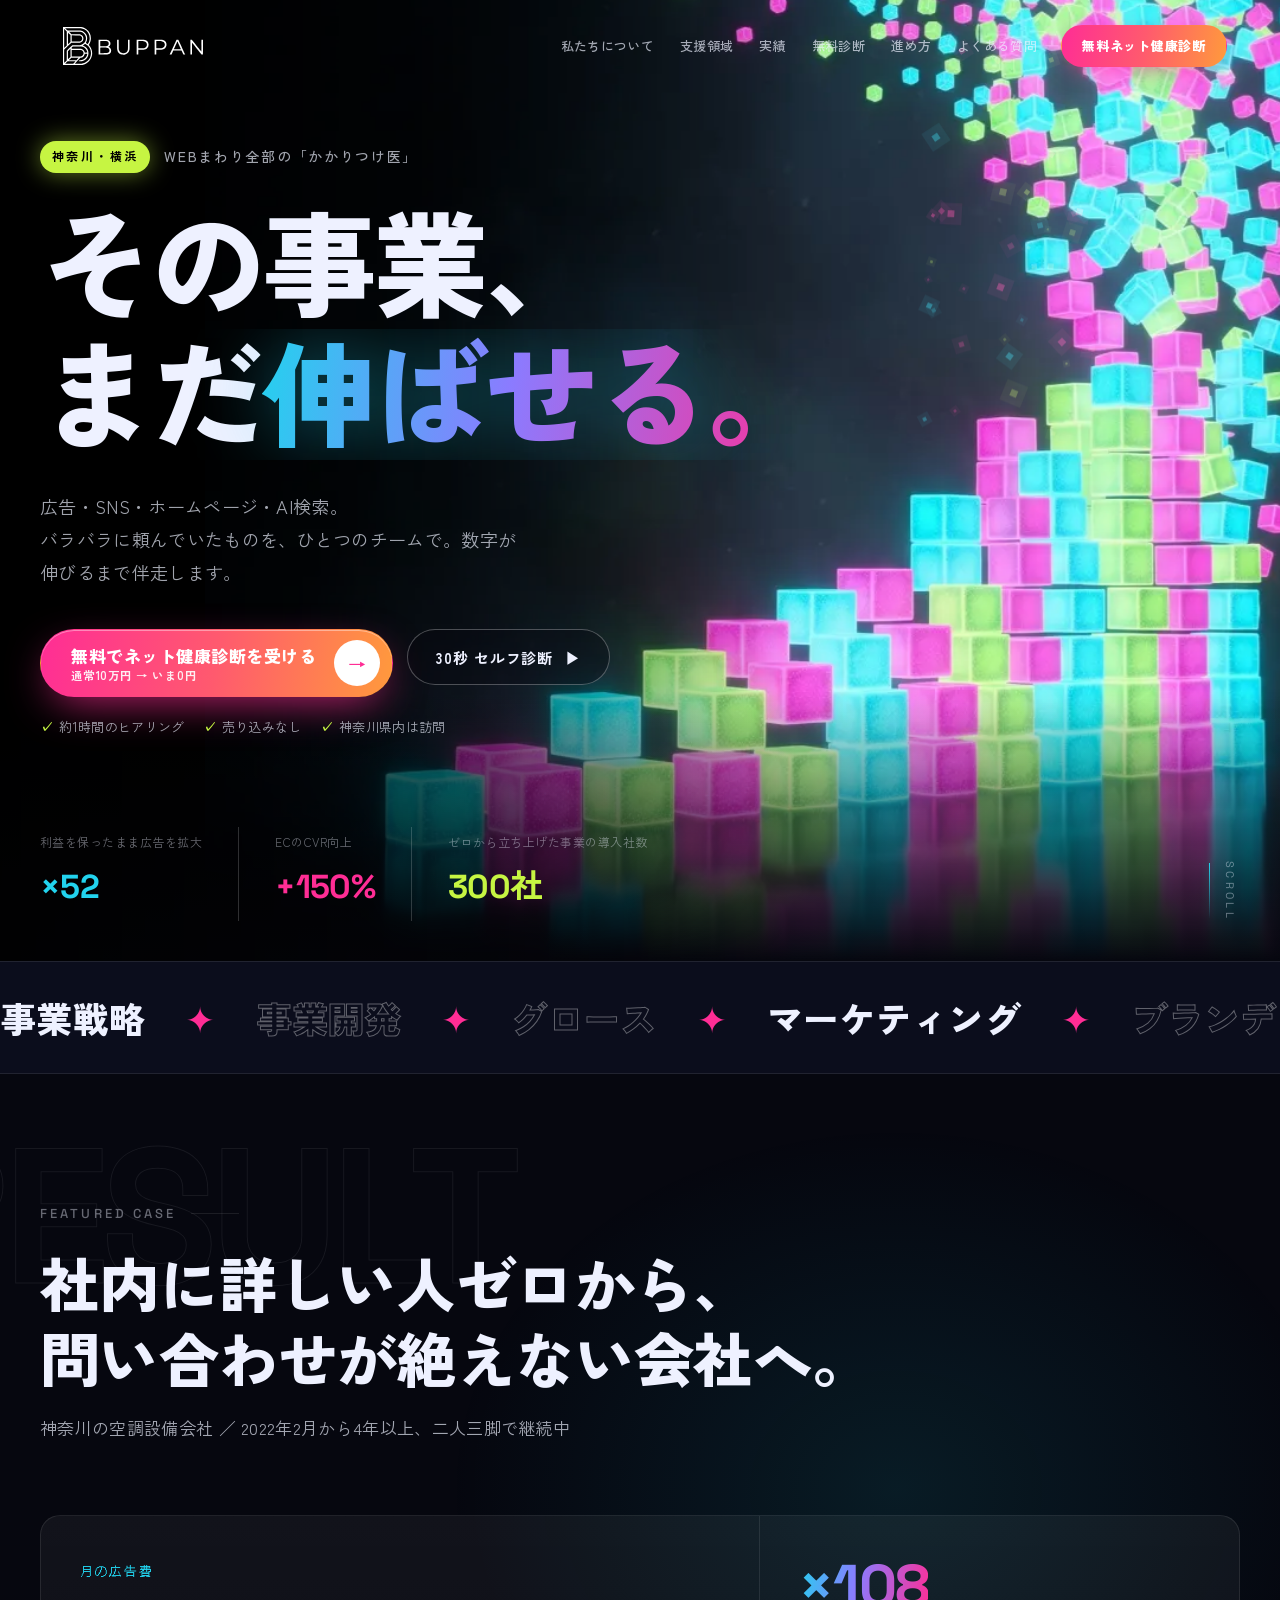
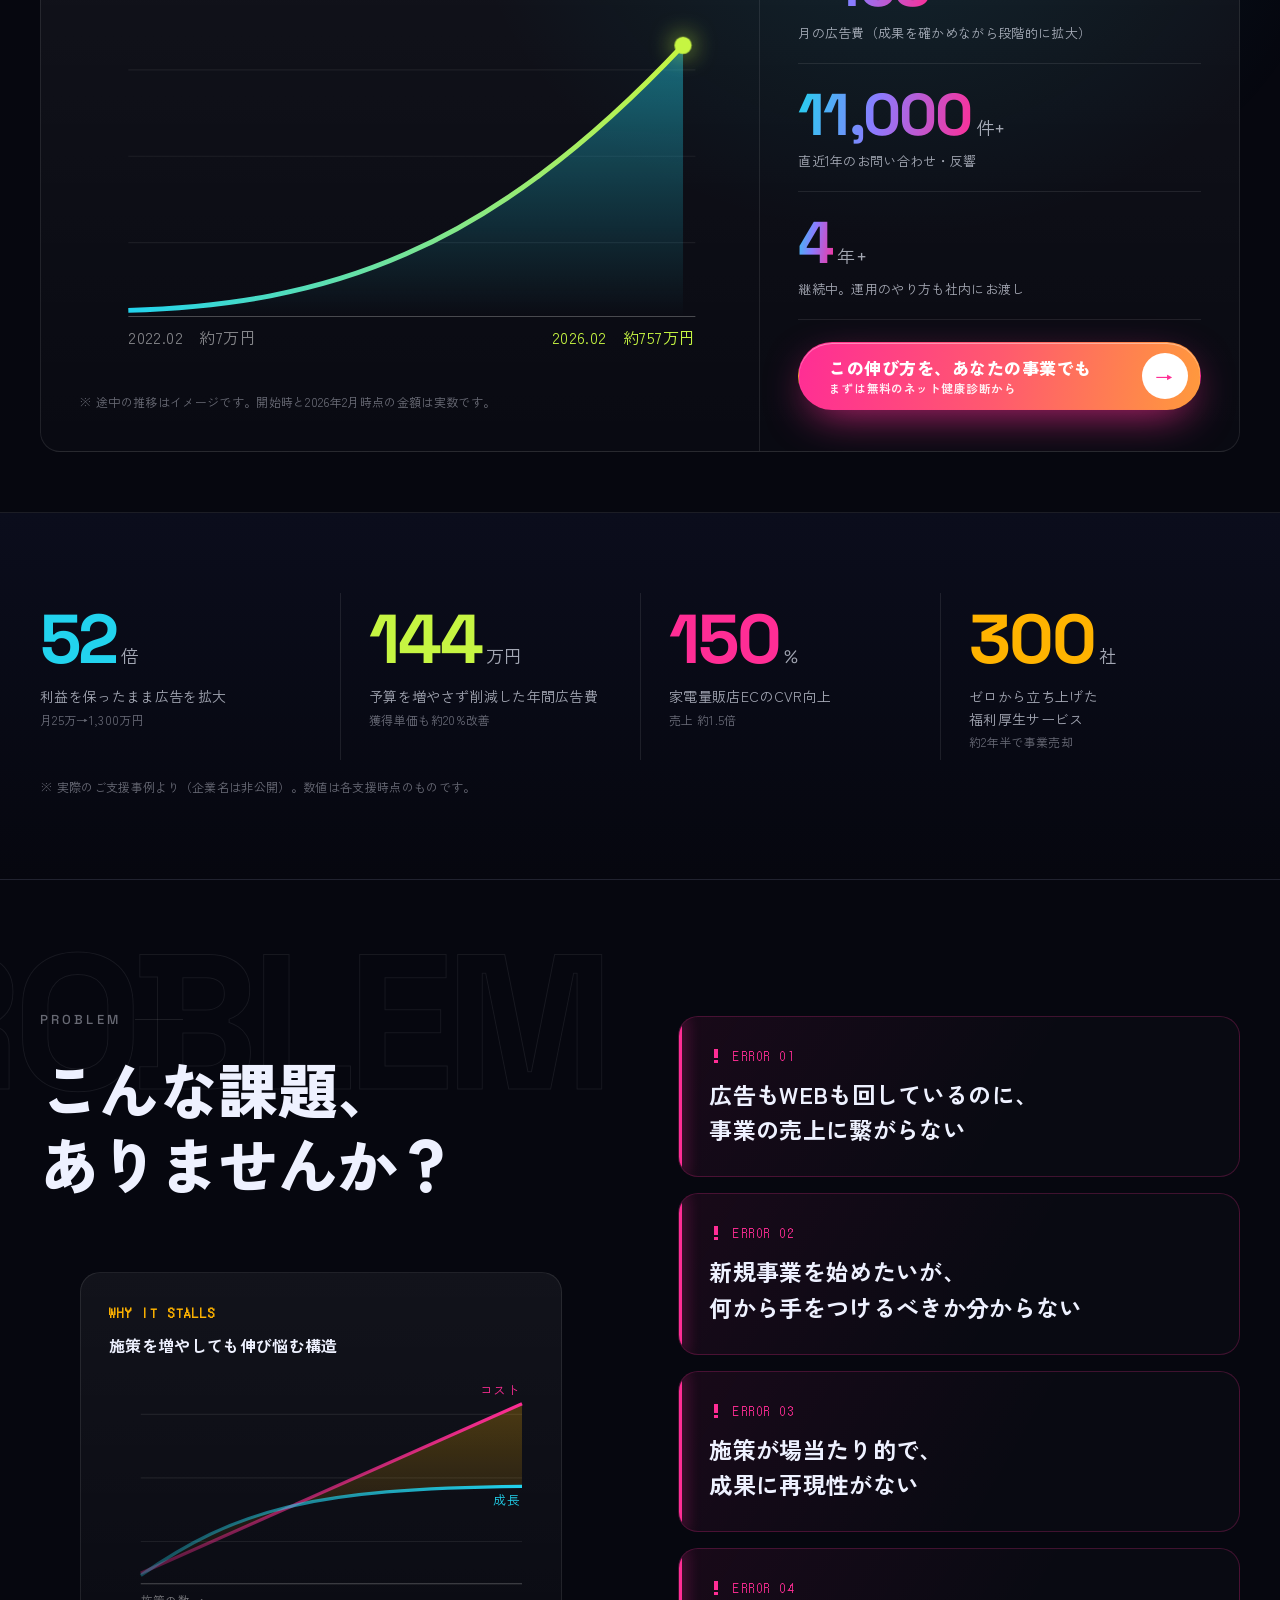
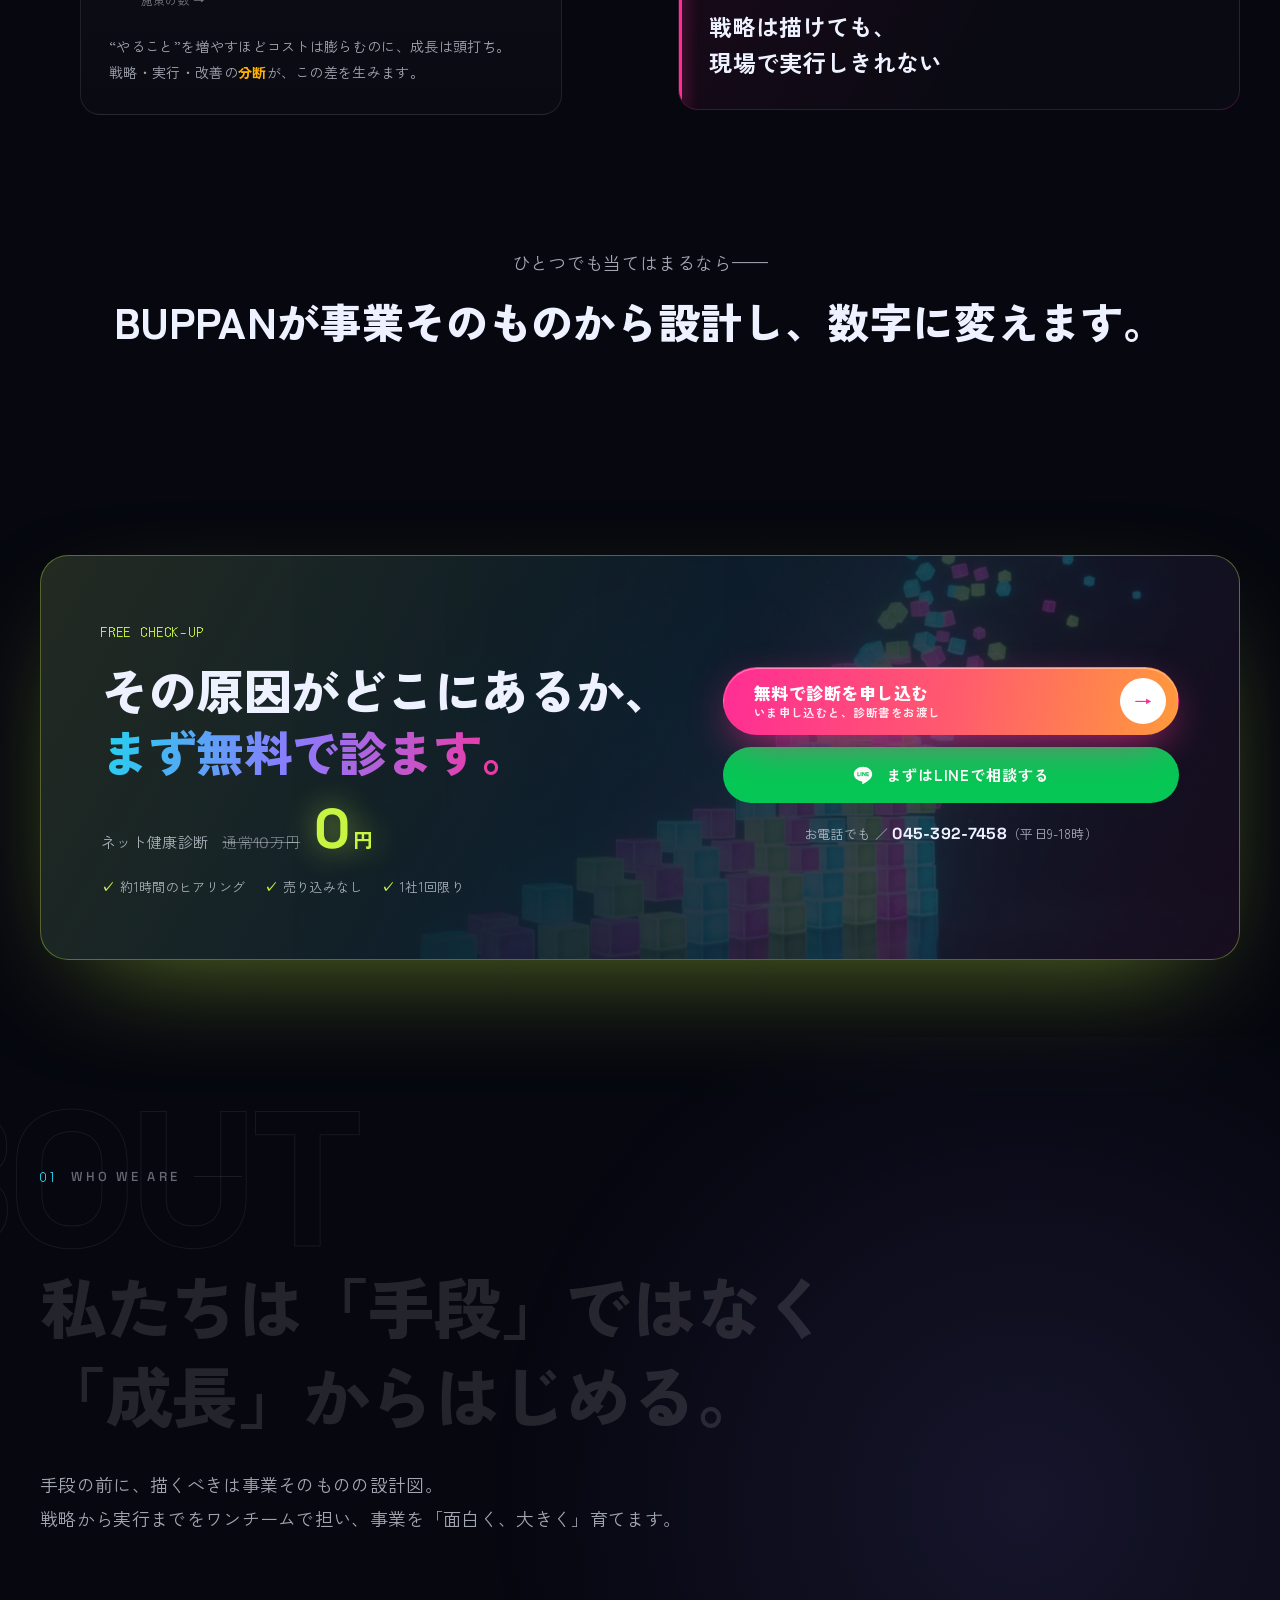
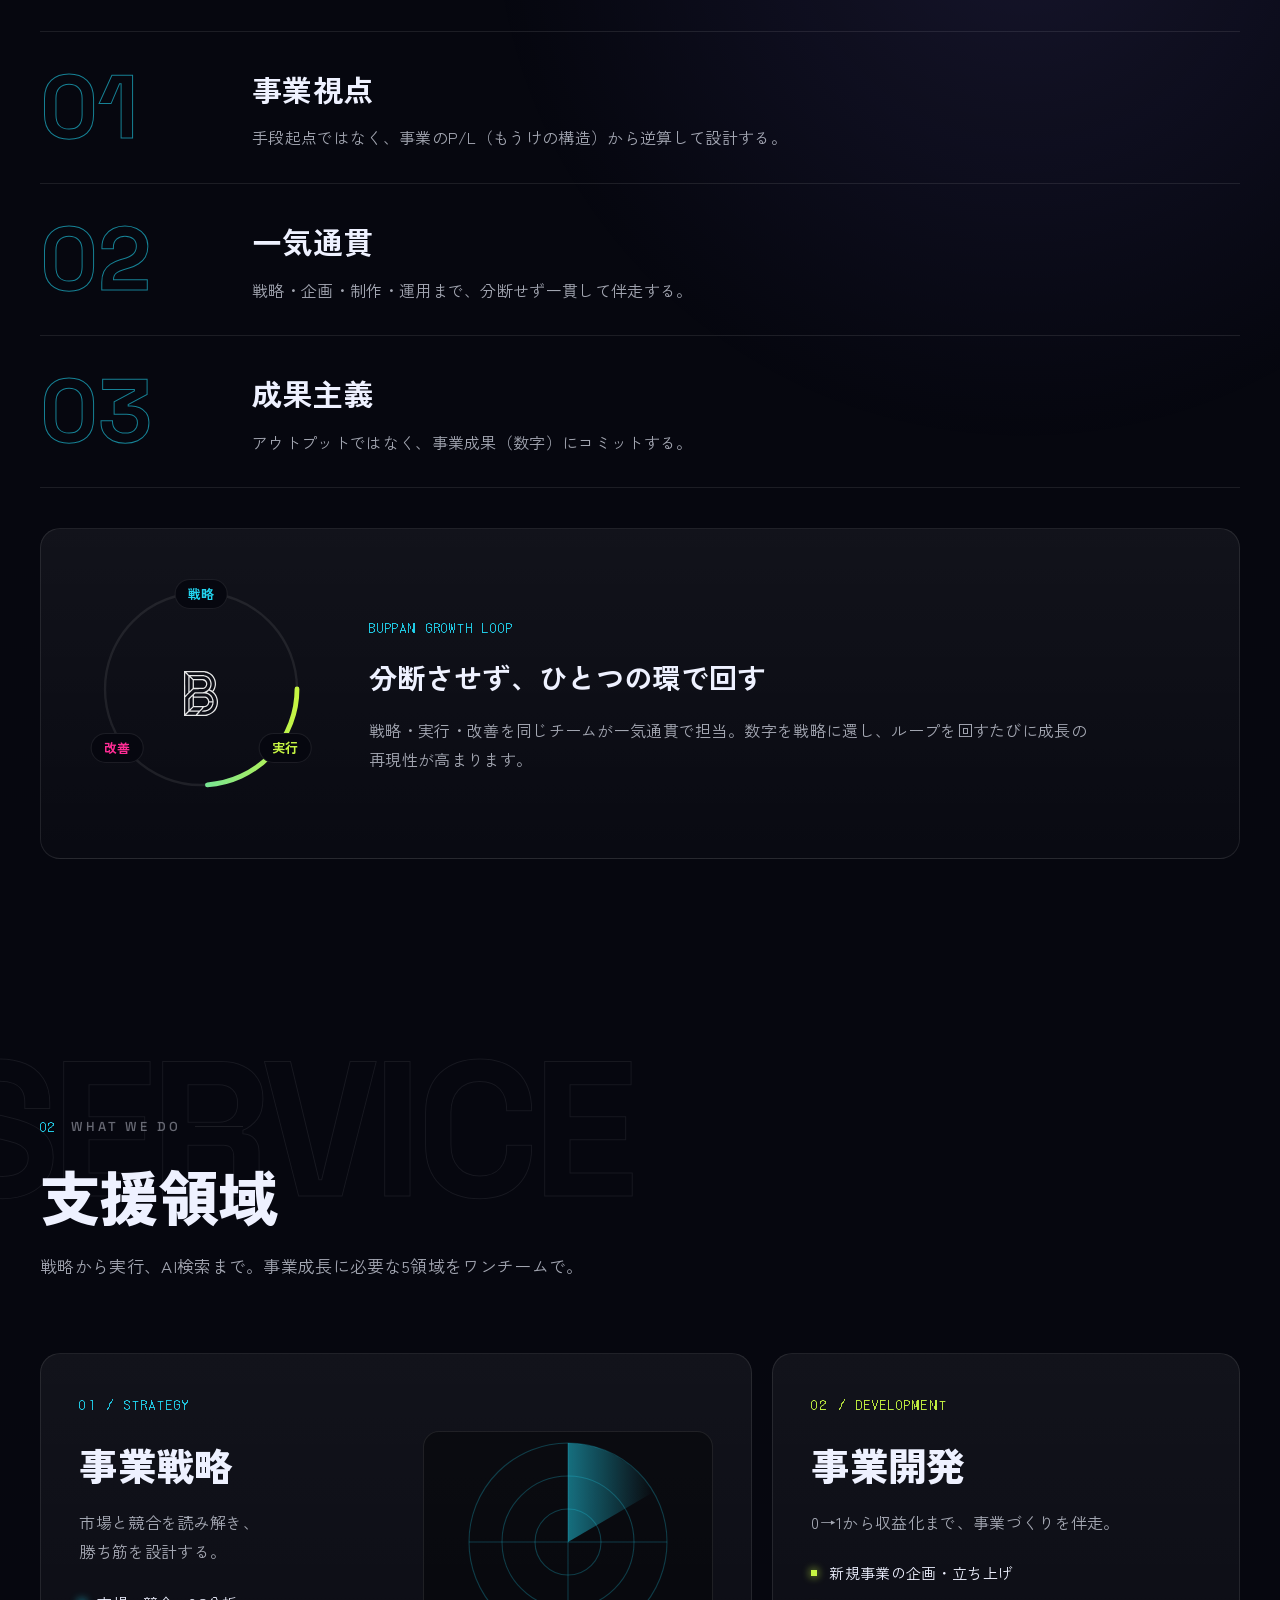
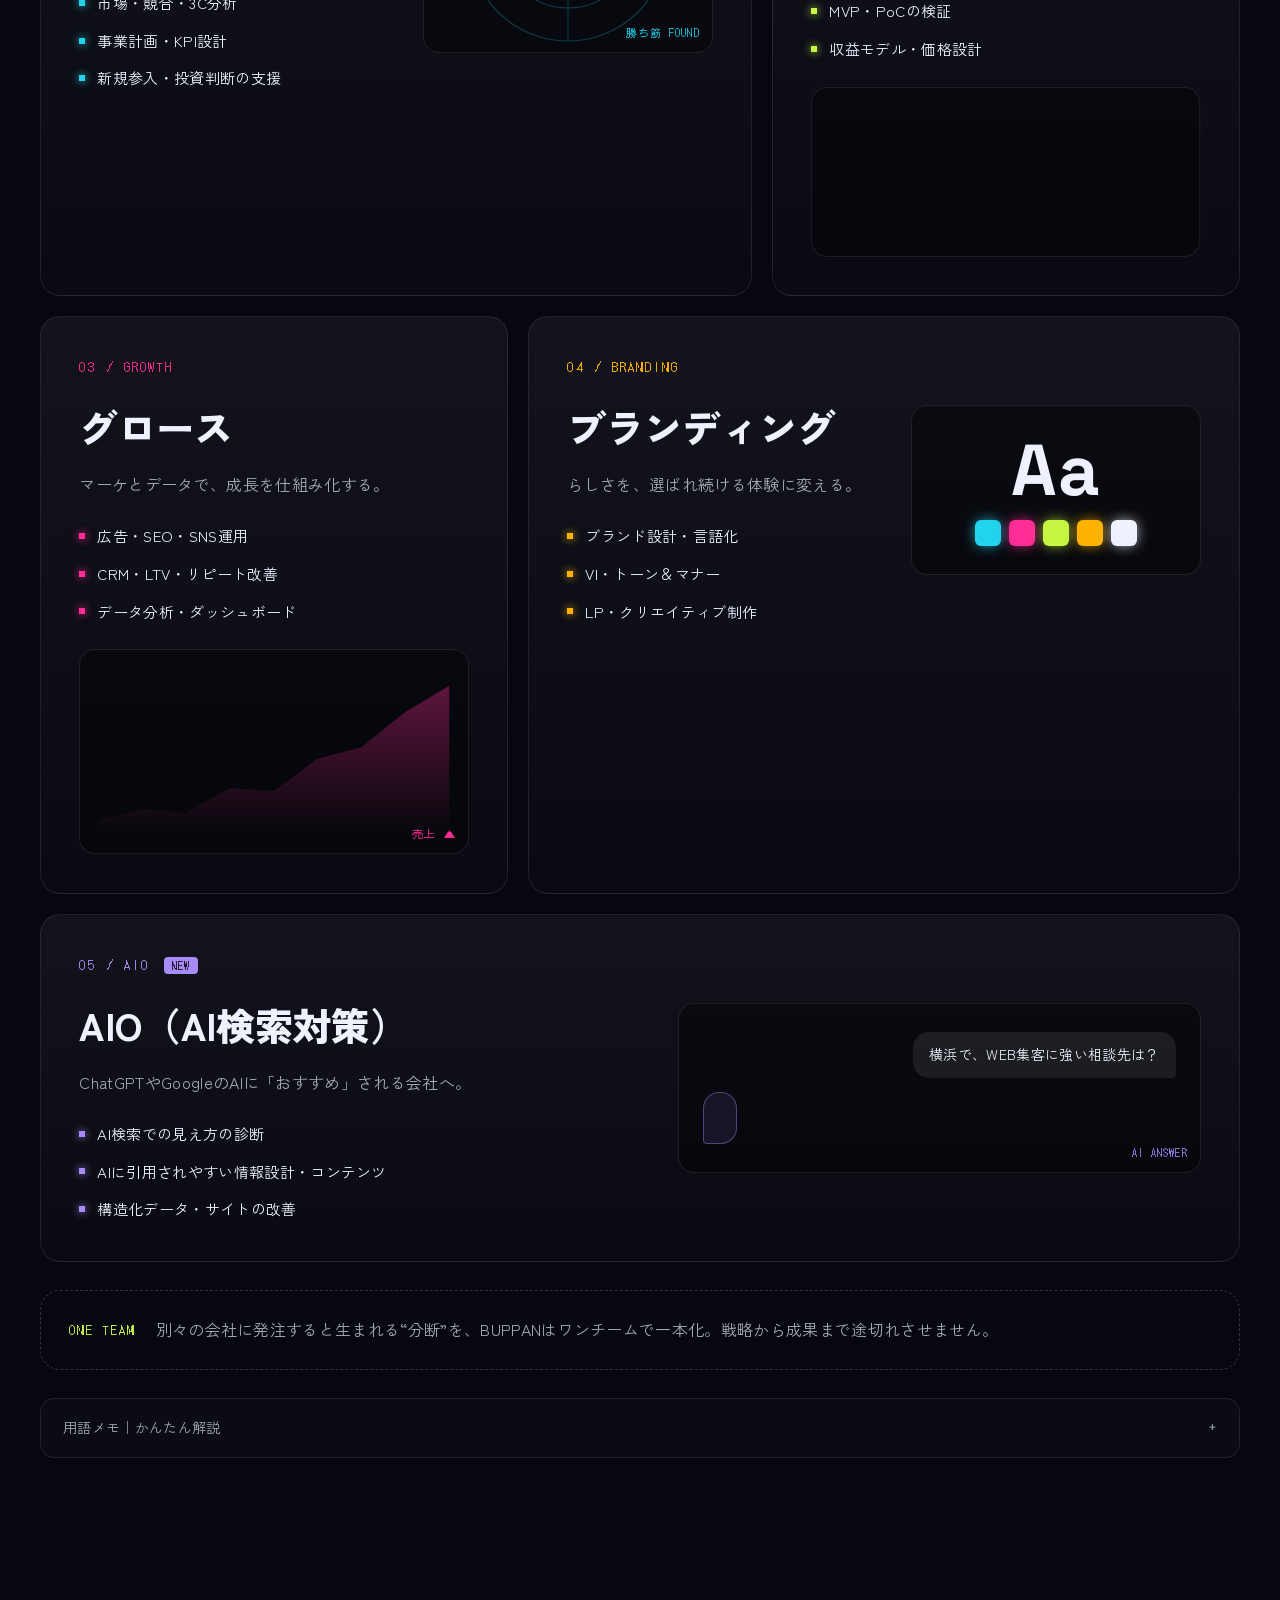
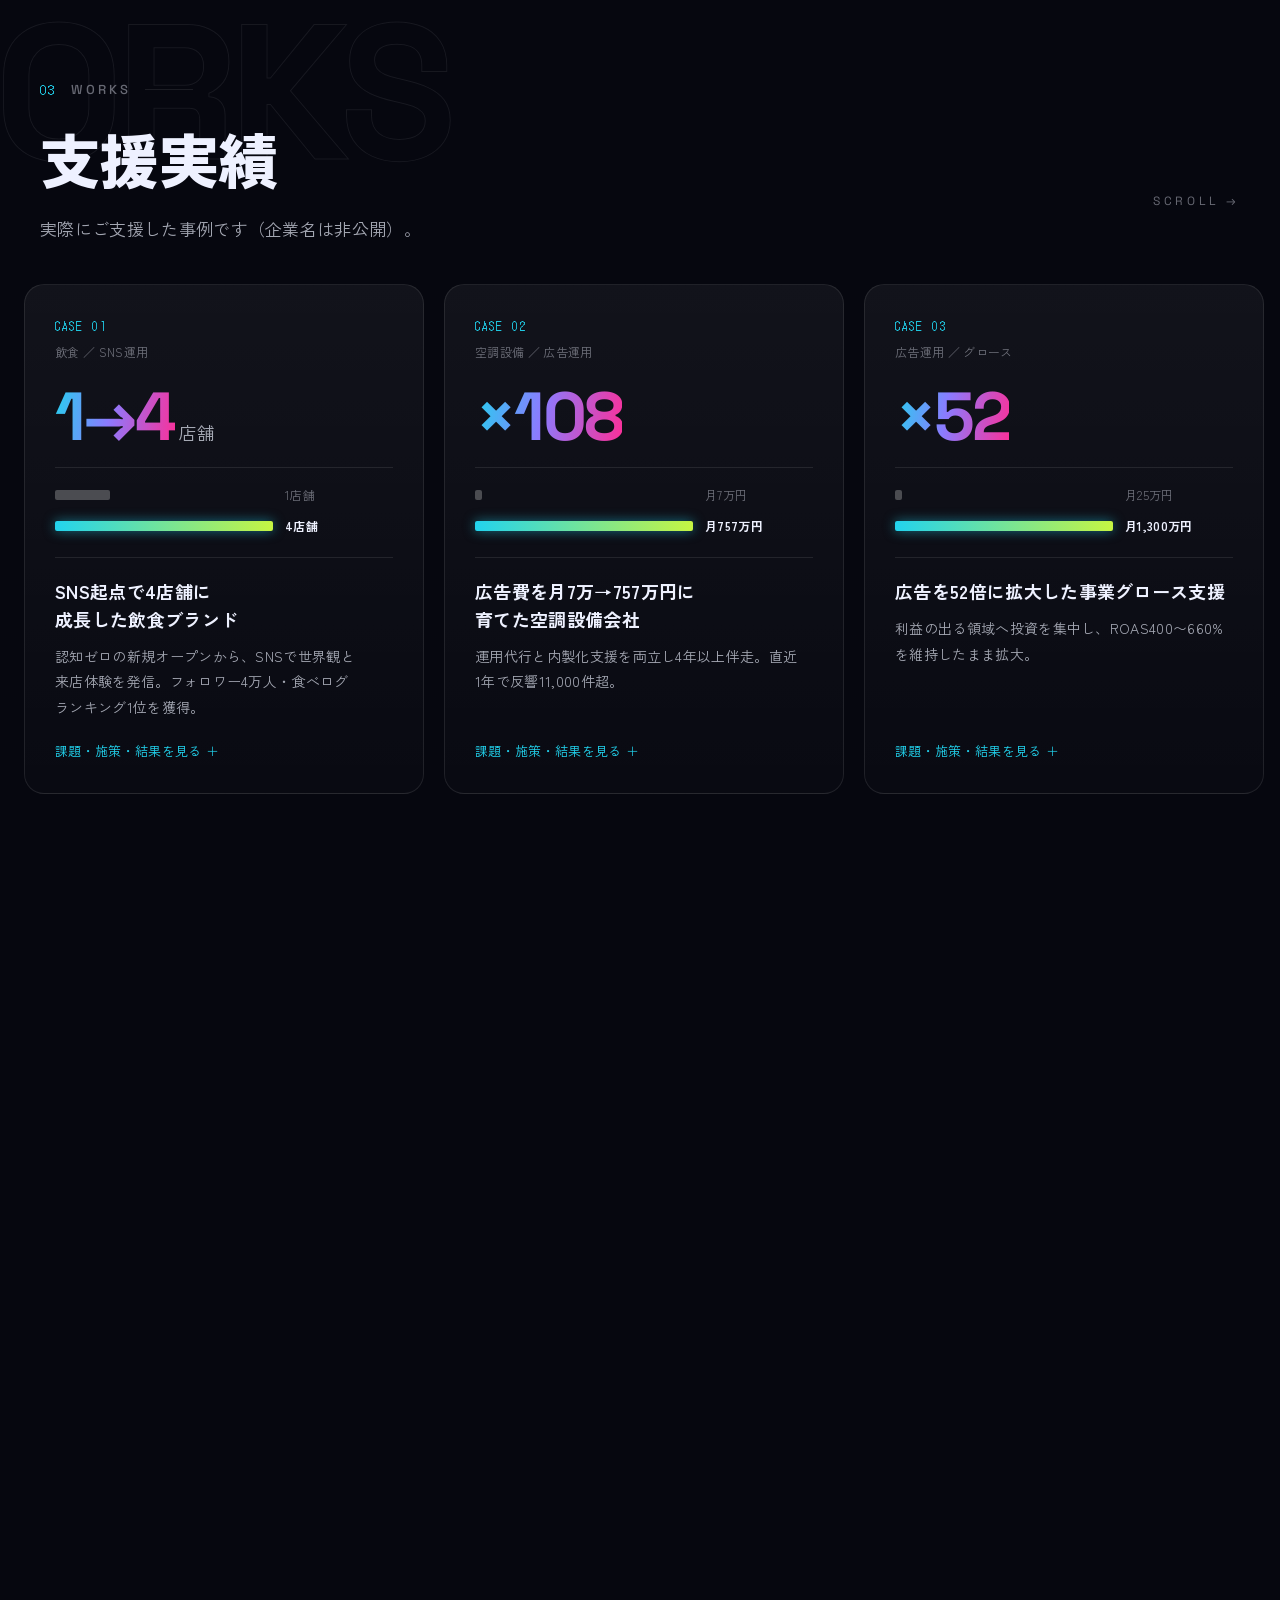
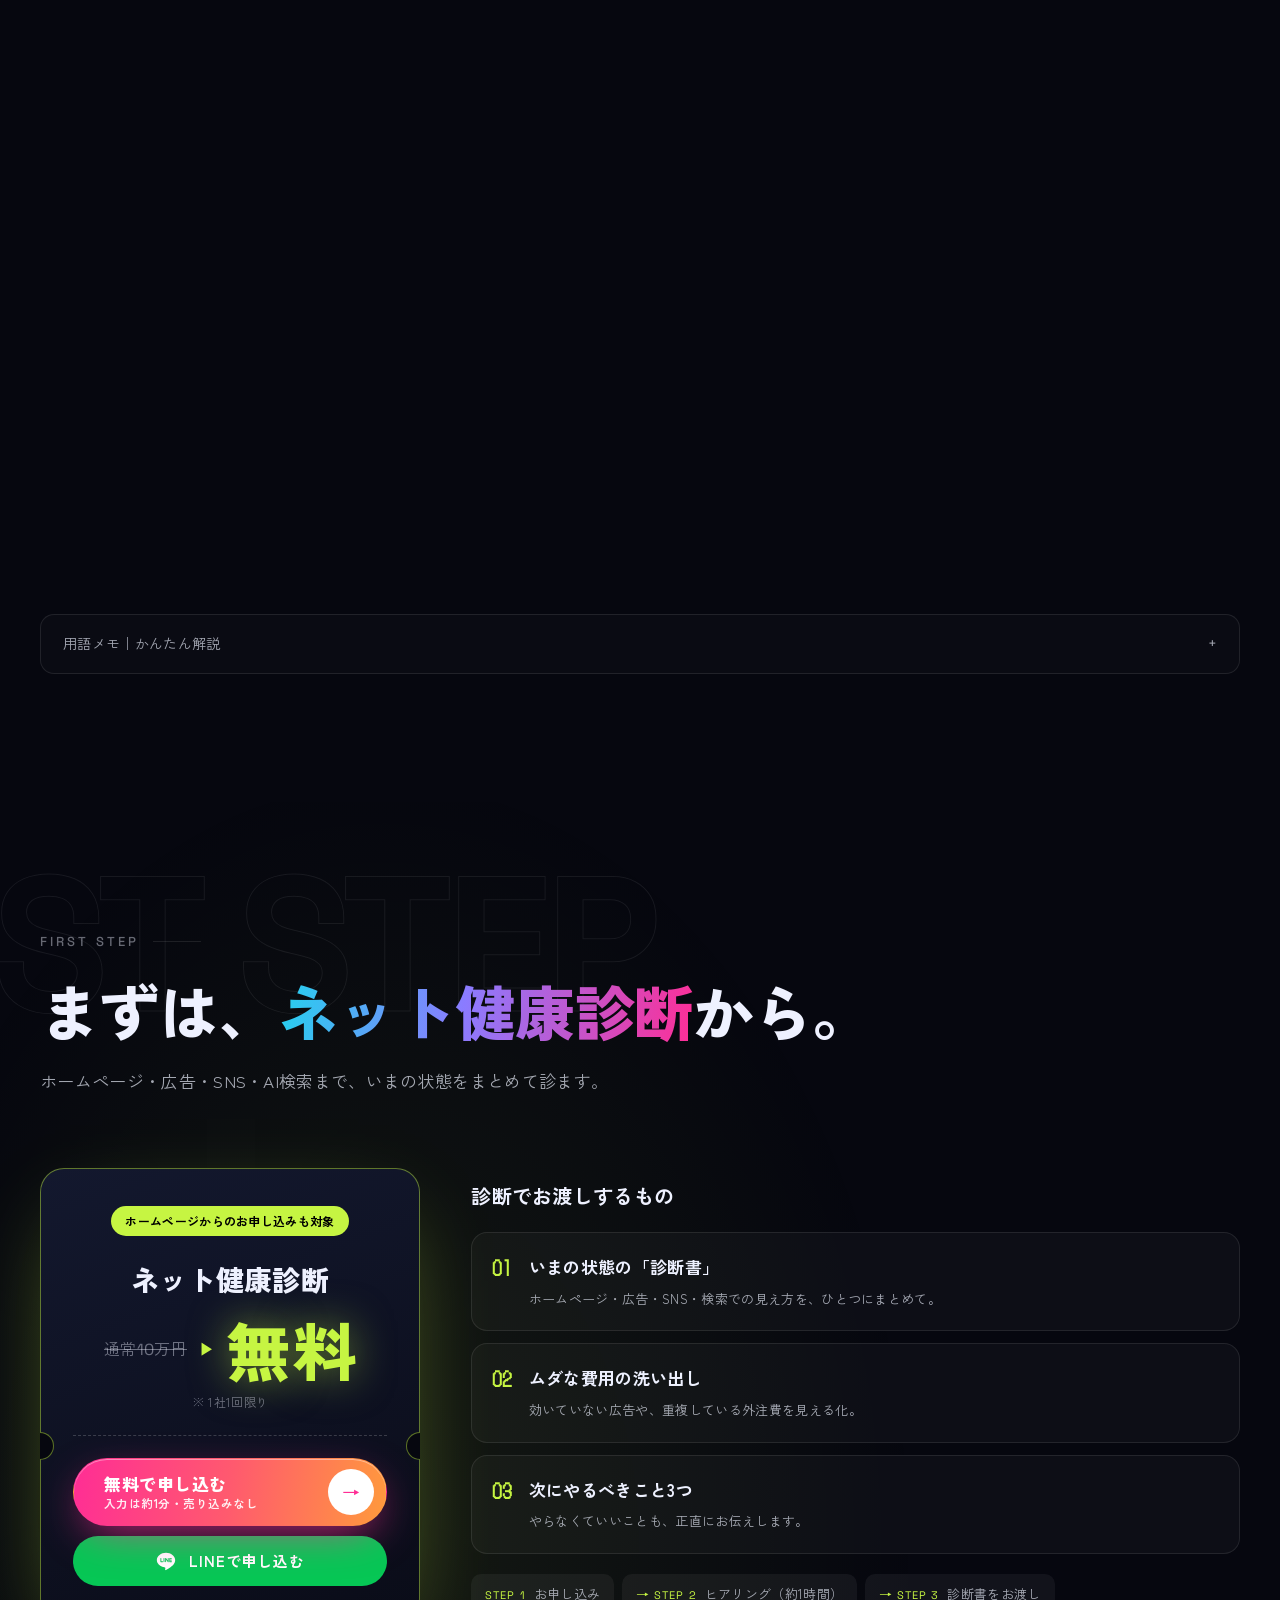
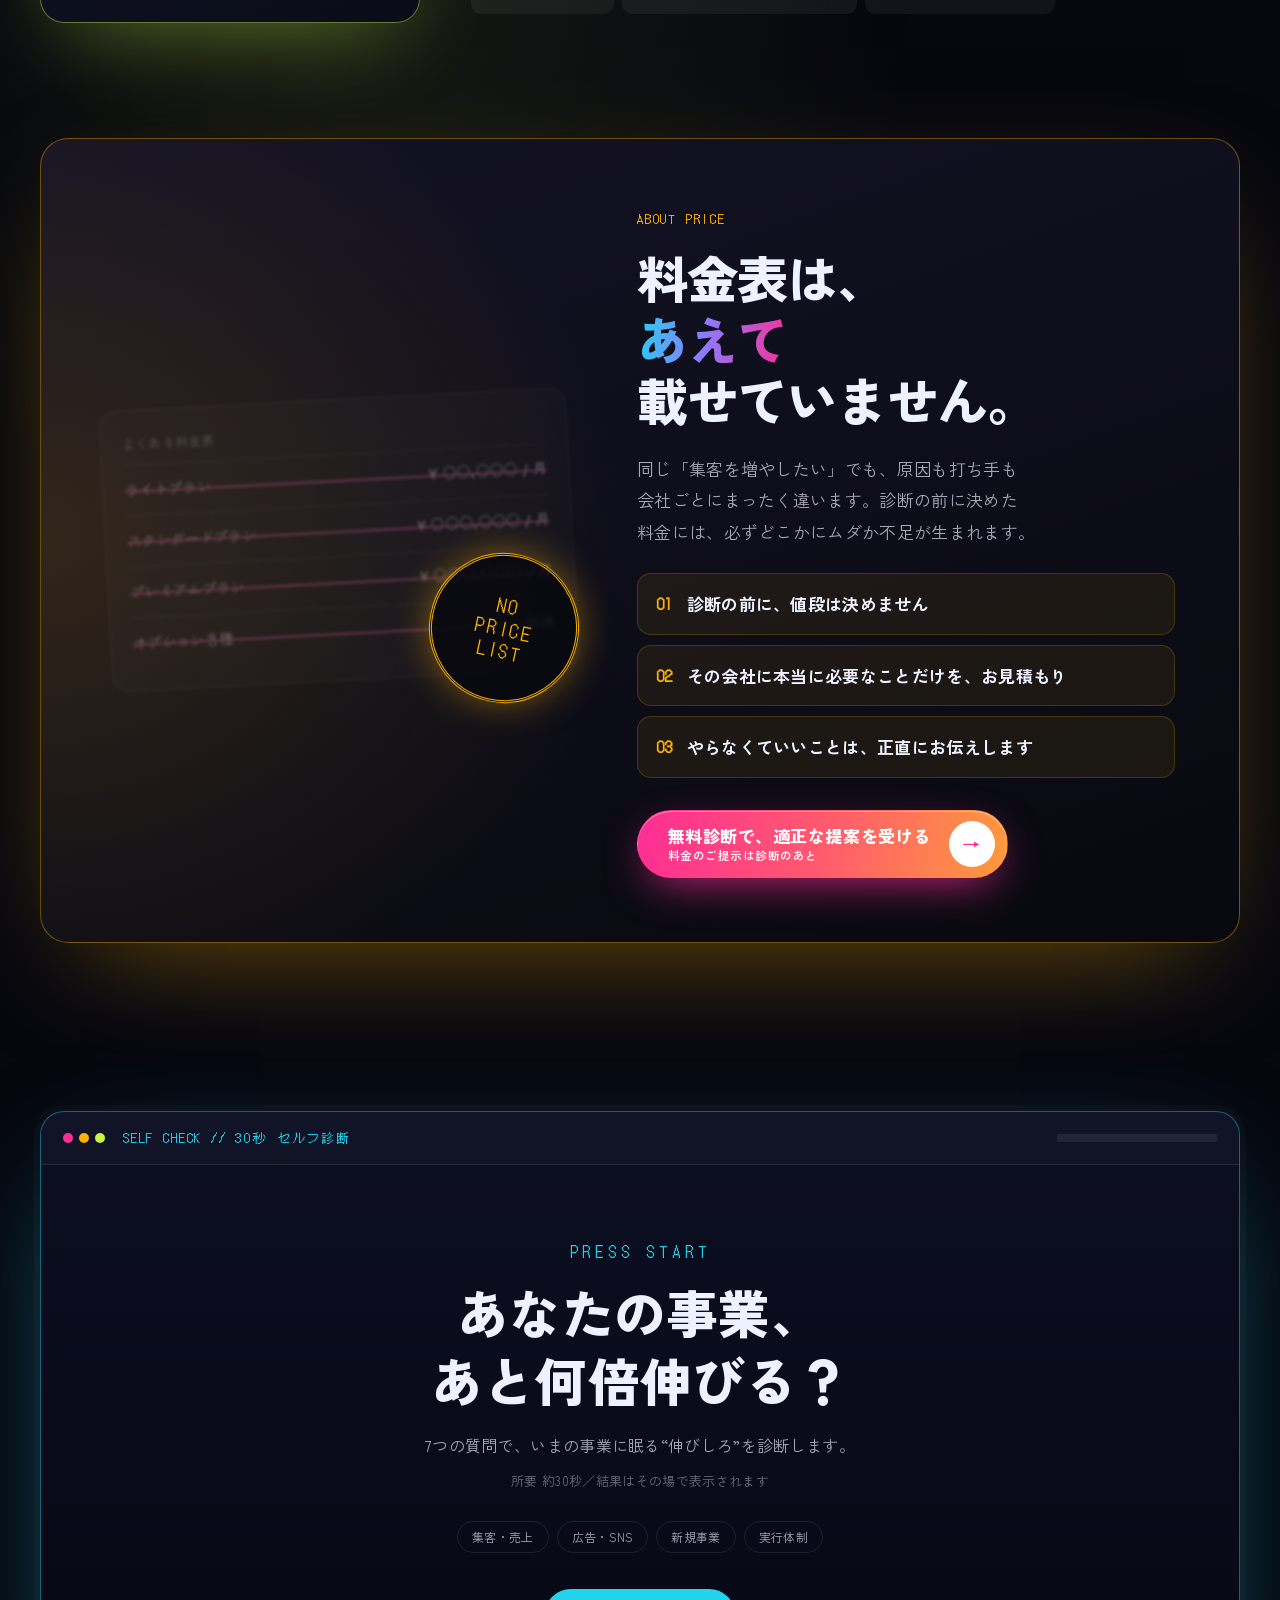
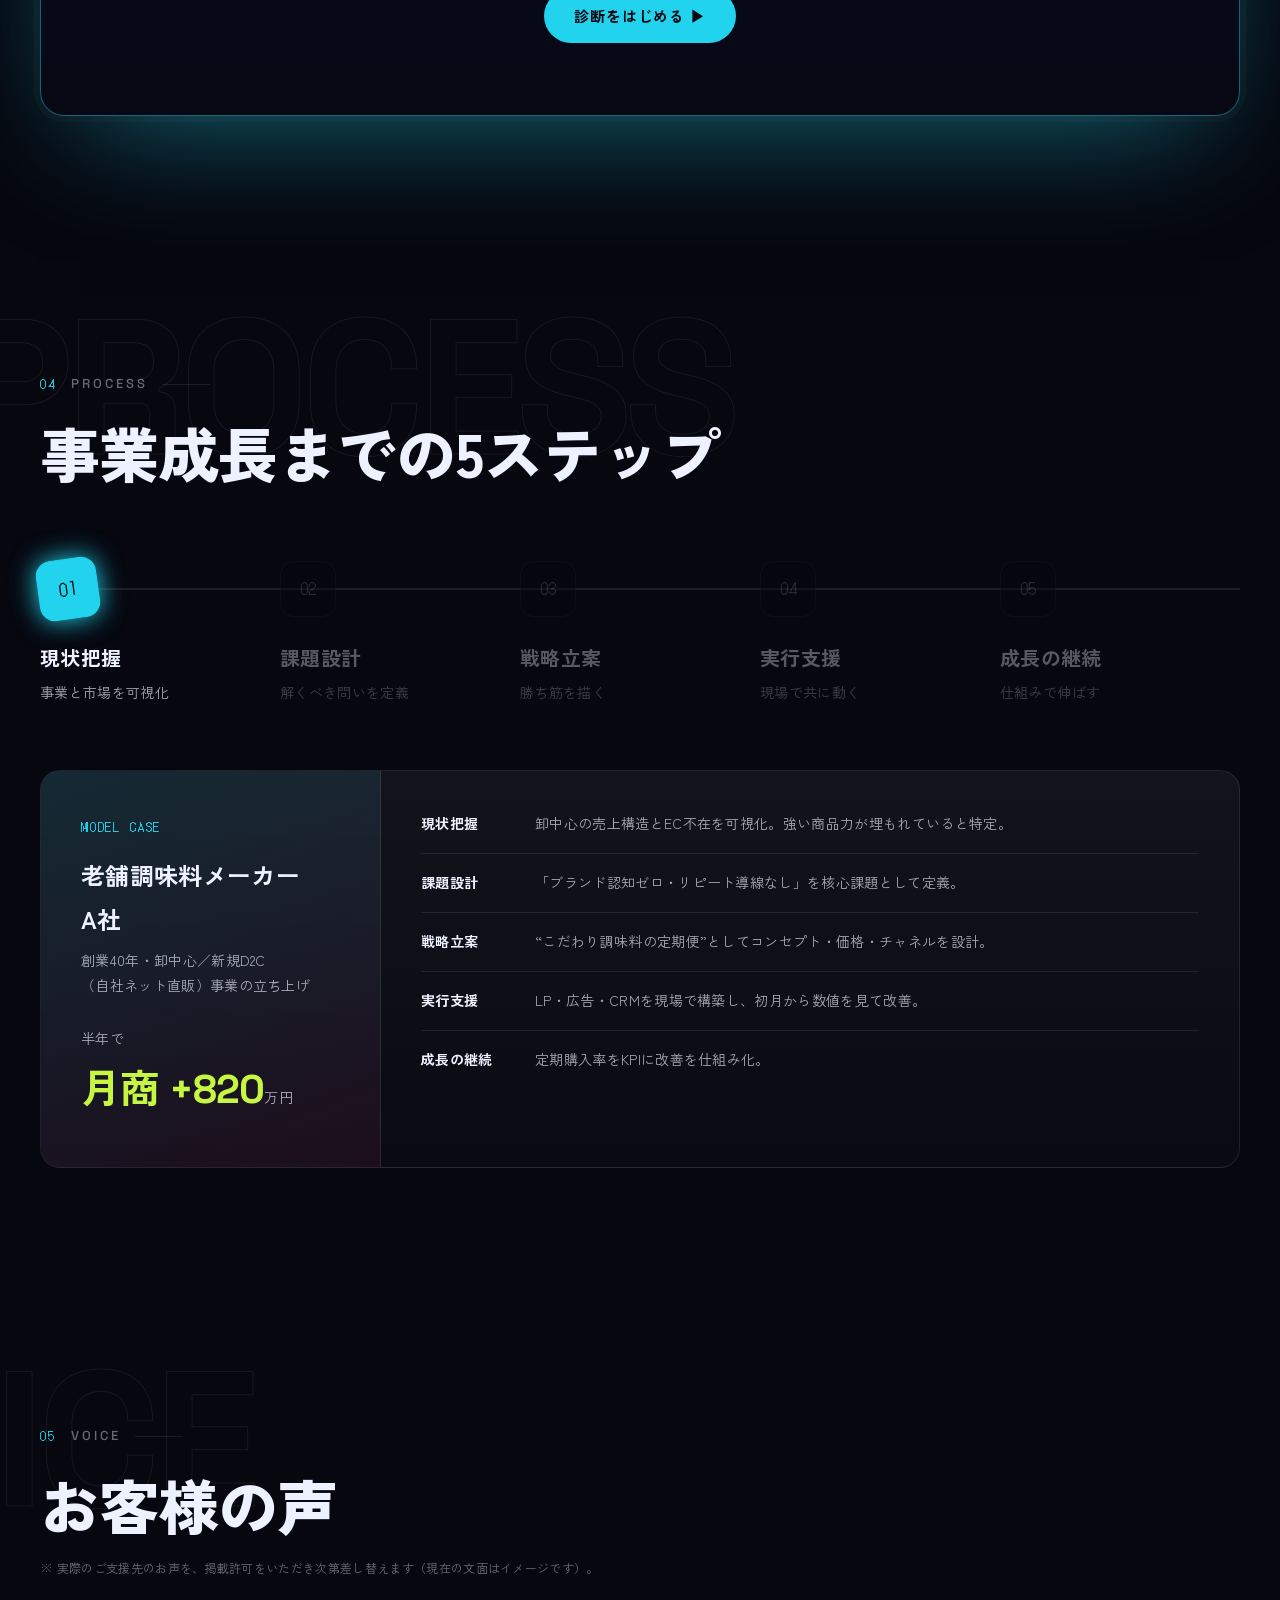
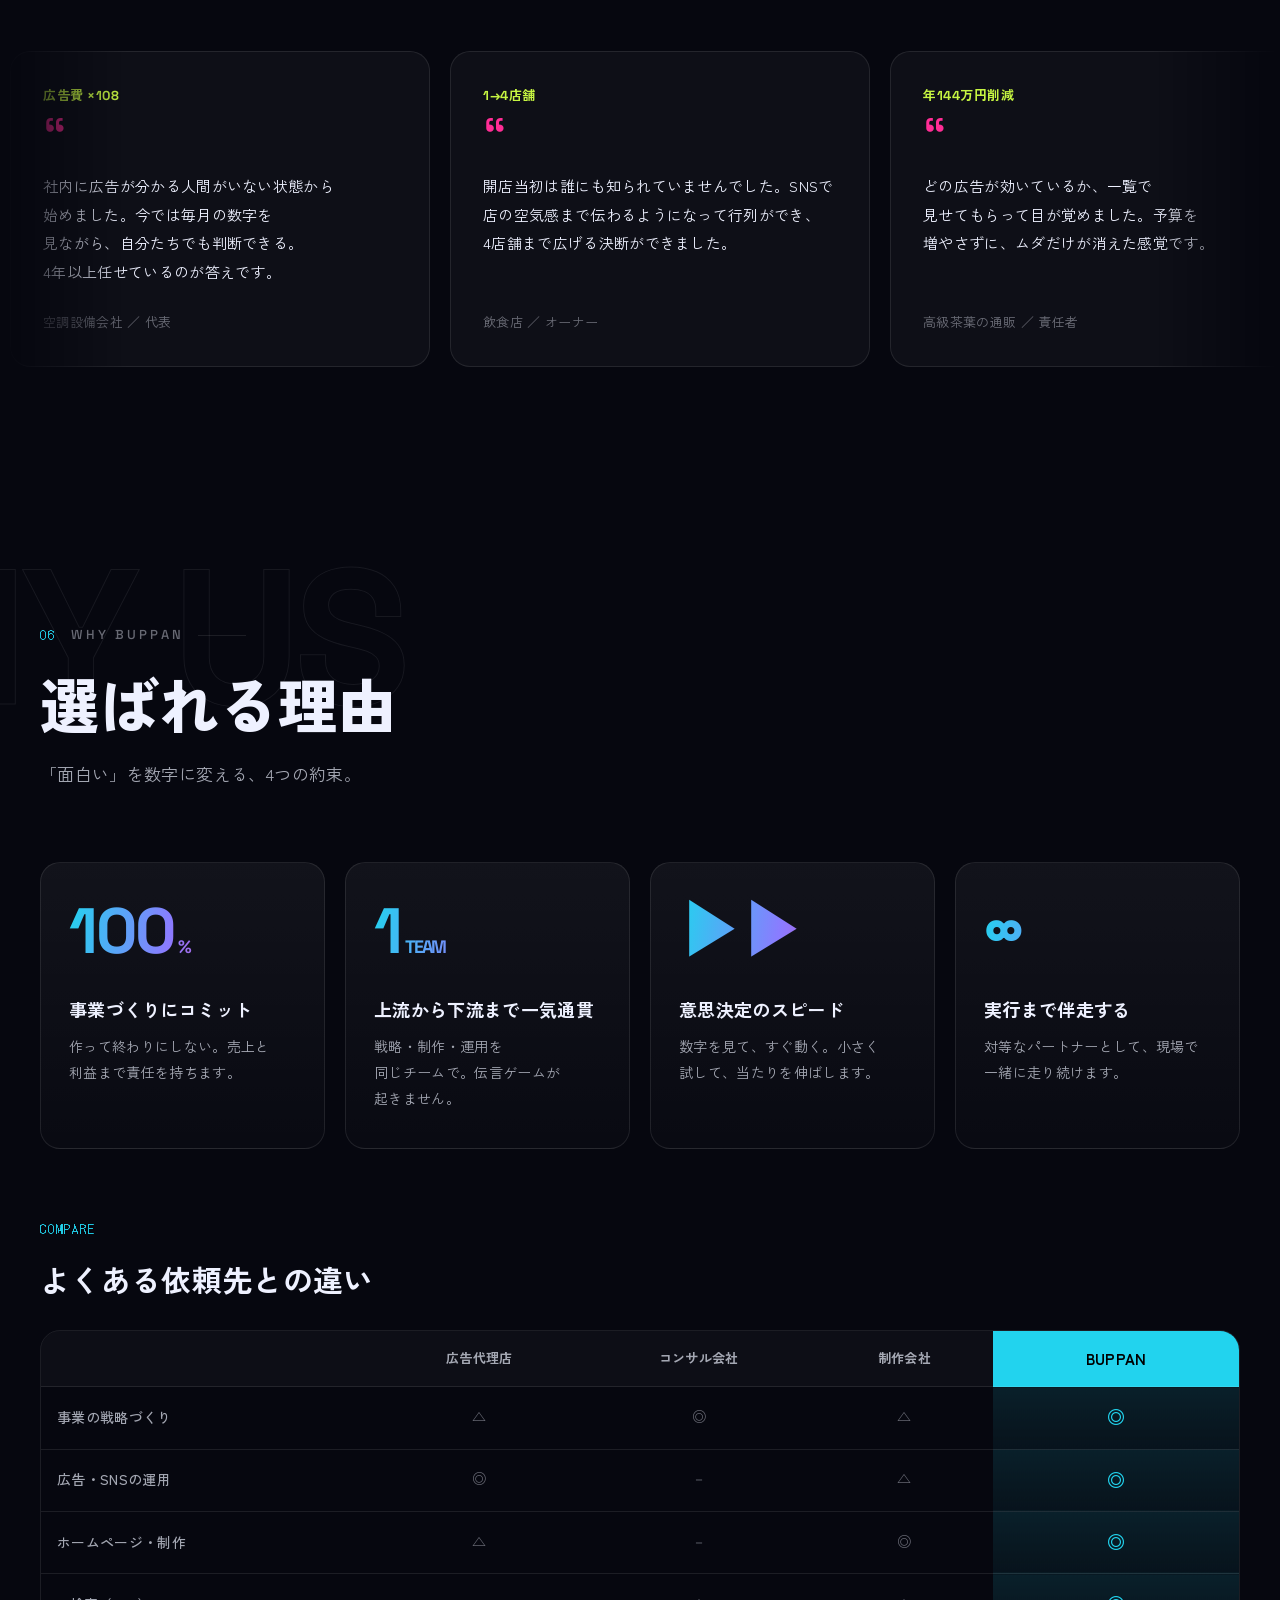
<file: renewal/index.html>
<!DOCTYPE html>
<html lang="ja">
<head>
  <meta charset="UTF-8" />
  <meta name="viewport" content="width=device-width, initial-scale=1.0" />
  <!-- Google Tag Manager -->
  <script>(function(w,d,s,l,i){w[l]=w[l]||[];w[l].push({'gtm.start':
  new Date().getTime(),event:'gtm.js'});var f=d.getElementsByTagName(s)[0],
  j=d.createElement(s),dl=l!='dataLayer'?'&l='+l:'';j.async=true;j.src=
  'https://www.googletagmanager.com/gtm.js?id='+i+dl;f.parentNode.insertBefore(j,f);
  })(window,document,'script','dataLayer','GTM-T529R6JH');</script>
  <!-- End Google Tag Manager -->
  <title>BUPPAN｜その事業、まだ伸ばせる。</title>
  <meta name="description" content="神奈川・横浜のWEBまわり全部の「かかりつけ医」BUPPAN（株式会社Caddie）。広告・SNS・ホームページ・AI検索まで、戦略から実行までひとつのチームで。通常10万円のネット健康診断を無料で。" />
  <meta name="theme-color" content="#06070f" />
  <link rel="icon" href="assets/favicon.svg" type="image/svg+xml" />
  <link rel="icon" href="assets/favicon-32.png" type="image/png" sizes="32x32" />
  <link rel="apple-touch-icon" href="assets/apple-touch-icon.png" />
  <meta property="og:type" content="website" />
  <meta property="og:title" content="BUPPAN｜その事業、まだ伸ばせる。" />
  <meta property="og:description" content="神奈川・横浜のWEBまわり全部の「かかりつけ医」。広告・SNS・ホームページ・AI検索まで、ひとつのチームで。通常10万円のネット健康診断を無料で。" />
  <meta property="og:image" content="https://caddie.co.jp/buppan/assets/og.jpg" />
  <meta property="og:image:width" content="1200" />
  <meta property="og:image:height" content="630" />
  <meta property="og:site_name" content="BUPPAN（株式会社Caddie）" />
  <meta property="og:locale" content="ja_JP" />
  <meta property="og:url" content="https://caddie.co.jp/buppan/" />
  <meta name="twitter:card" content="summary_large_image" />
  <meta name="twitter:image" content="https://caddie.co.jp/buppan/assets/og.jpg" />
  <link rel="canonical" href="https://caddie.co.jp/buppan/" />
  <link rel="preconnect" href="https://fonts.googleapis.com" />
  <link rel="preconnect" href="https://fonts.gstatic.com" crossorigin />
  <link href="https://fonts.googleapis.com/css2?family=DotGothic16&family=Space+Grotesk:wght@400;500;700&family=Zen+Kaku+Gothic+New:wght@400;500;700;900&display=swap" rel="stylesheet" />
  <link rel="preload" as="image" href="assets/hero_wide.webp" media="(min-width: 641px)" />
  <link rel="preload" as="image" href="assets/hero_tall.webp" media="(max-width: 640px)" />
  <link rel="stylesheet" href="style.css?v=23" />
  <script type="application/ld+json">
  {"@context":"https://schema.org","@type":"Organization","name":"株式会社Caddie","alternateName":"BUPPAN","url":"https://caddie.co.jp/buppan/","foundingDate":"2018-07","telephone":"045-392-7458",
   "address":{"@type":"PostalAddress","postalCode":"231-0032","addressRegion":"神奈川県","addressLocality":"横浜市中区","streetAddress":"不老町2丁目11-8 税経研修センター3F","addressCountry":"JP"}}
  </script>
</head>
<body>
  <!-- Google Tag Manager (noscript) -->
  <noscript><iframe src="https://www.googletagmanager.com/ns.html?id=GTM-T529R6JH" height="0" width="0" style="display:none;visibility:hidden"></iframe></noscript>
  <!-- End Google Tag Manager (noscript) -->
  <a class="skip" href="#main">本文へスキップ</a>
  <div class="progress" aria-hidden="true"><i id="progress"></i></div>

  <!-- ===== HEADER ===== -->
  <header class="hd" id="hd">
    <a class="hd__logo" href="#top" aria-label="BUPPAN トップへ"><img src="assets/buppan_lockup_white.svg" alt="BUPPAN" width="140" height="38" /></a>
    <nav class="hd__nav" id="nav" aria-label="メインメニュー">
      <a href="#about">私たちについて</a>
      <a href="#service">支援領域</a>
      <a href="#works">実績</a>
      <a href="#offer">無料診断</a>
      <a href="#process">進め方</a>
      <a href="#faq">よくある質問</a>
      <a class="hd__navcta" href="#offer">無料ネット健康診断</a>
    </nav>
    <a class="btn btn--sm hd__cta" href="#offer">無料ネット健康診断</a>
    <button class="hd__menu" id="menuBtn" aria-expanded="false" aria-controls="nav" aria-label="メニューを開く"><span></span><span></span></button>
  </header>

  <main id="main">
    <!-- ===== HERO ===== -->
    <section class="hero" id="top">
      <div class="hero__bg" aria-hidden="true">
        <picture>
          <source media="(max-width: 640px)" srcset="assets/hero_tall.webp" type="image/webp" />
          <source srcset="assets/hero_wide.webp" type="image/webp" />
          <img src="assets/hero_wide.jpg" alt="" class="hero__media" />
        </picture>
        <video class="hero__media hero__video" id="heroVideo" muted loop playsinline preload="none" data-wide="assets/hero_wide.mp4" data-tall="assets/hero_tall.mp4"></video>
        <canvas id="heroFx"></canvas>
      </div>
      <div class="hero__inner">
        <p class="hero__kicker"><span class="hero__badge">神奈川・横浜</span>WEBまわり全部の「かかりつけ医」</p>
        <h1 class="hero__title">
          <span class="line"><span>その事業、</span></span>
          <span class="line"><span>まだ<em class="grad">伸ばせる。</em></span></span>
        </h1>
        <p class="hero__lead">広告・SNS・ホームページ・AI検索。<br />バラバラに頼んでいたものを、ひとつのチームで。数字が伸びるまで伴走します。</p>
        <div class="hero__actions">
          <a class="btn btn--primary btn--cta" href="#offer"><span class="btn__txt"><b>無料でネット健康診断を受ける</b><small>通常10万円 → いま0円</small></span><i class="btn__arrow" aria-hidden="true">→</i></a>
          <a class="btn btn--ghost" href="#diagnosis">30秒 セルフ診断<i aria-hidden="true">▶</i></a>
        </div>
        <ul class="assure"><li>約1時間のヒアリング</li><li>売り込みなし</li><li>神奈川県内は訪問</li></ul>
      </div>
      <div class="hero__foot">
      <dl class="hero__stats" aria-label="主な実績">
        <div><dt>利益を保ったまま広告を拡大</dt><dd><b>×52</b></dd></div>
        <div><dt>ECのCVR向上</dt><dd><b>+150%</b></dd></div>
        <div><dt>ゼロから立ち上げた事業の導入社数</dt><dd><b>300社</b></dd></div>
      </dl>
      <a class="hero__scroll" href="#problem">SCROLL<span aria-hidden="true"></span></a>
      </div>
    </section>

    <div class="marquee" aria-hidden="true">
      <div class="marquee__track">
        <span>事業戦略</span><b>✦</b><span>事業開発</span><b>✦</b><span>グロース</span><b>✦</b><span>マーケティング</span><b>✦</b><span>ブランディング</span><b>✦</b><span>AIO（AI検索対策）</span><b>✦</b><span>実行支援</span><b>✦</b>
        <span>事業戦略</span><b>✦</b><span>事業開発</span><b>✦</b><span>グロース</span><b>✦</b><span>マーケティング</span><b>✦</b><span>ブランディング</span><b>✦</b><span>AIO（AI検索対策）</span><b>✦</b><span>実行支援</span><b>✦</b>
      </div>
    </div>

    <!-- ===== PROOF（代表事例） ===== -->
    <section class="sec sec--proof" id="proof">
      <div class="wrap">
        <header class="sec__hd reveal" data-word="RESULT">
          <p class="eyebrow">FEATURED CASE</p>
          <h2 class="sec__title">社内に詳しい人ゼロから、<br />問い合わせが絶えない会社へ。</h2>
          <p class="sec__lead">神奈川の空調設備会社 ／ 2022年2月から4年以上、二人三脚で継続中</p>
        </header>
        <div class="feature card reveal">
          <div class="feature__chart">
            <p class="pixel-label">月の広告費</p>
            <svg viewBox="0 0 520 300" role="img" aria-label="月の広告費が2022年2月の約7万円から2026年2月の約757万円まで伸びたグラフ">
              <defs>
                <linearGradient id="gFeat" x1="0" x2="0" y1="0" y2="1"><stop offset="0" stop-color="#22d3ee" stop-opacity=".45"/><stop offset="1" stop-color="#22d3ee" stop-opacity="0"/></linearGradient>
                <linearGradient id="gFeatL" x1="0" x2="1"><stop offset="0" stop-color="#22d3ee"/><stop offset="1" stop-color="#c6f542"/></linearGradient>
              </defs>
              <g stroke="rgba(255,255,255,.06)"><line x1="40" y1="60" x2="500" y2="60"/><line x1="40" y1="130" x2="500" y2="130"/><line x1="40" y1="200" x2="500" y2="200"/></g>
              <line x1="40" y1="260" x2="500" y2="260" stroke="rgba(255,255,255,.25)"/>
              <path class="feat__area" d="M40 255 C200 250 330 210 490 40 L490 260 L40 260 Z" fill="url(#gFeat)"/>
              <path class="draw draw--long" d="M40 255 C200 250 330 210 490 40" stroke="url(#gFeatL)" stroke-width="4" fill="none"/>
              <circle class="feat__dot" cx="490" cy="40" r="7" fill="#c6f542"/>
              <text x="40" y="282" fill="rgba(255,255,255,.5)" font-size="13">2022.02　約7万円</text>
              <text x="500" y="282" fill="#c6f542" font-size="13" text-anchor="end">2026.02　約757万円</text>
            </svg>
            <p class="note">※ 途中の推移はイメージです。開始時と2026年2月時点の金額は実数です。</p>
          </div>
          <div class="feature__facts">
            <div><p class="feature__v"><b>×108</b></p><p>月の広告費（成果を確かめながら段階的に拡大）</p></div>
            <div><p class="feature__v"><b data-count="11000" data-sep>0</b>件+</p><p>直近1年のお問い合わせ・反響</p></div>
            <div><p class="feature__v"><b>4</b>年+</p><p>継続中。運用のやり方も社内にお渡し</p></div>
            <a class="btn btn--primary btn--cta" href="#offer"><span class="btn__txt"><b>この伸び方を、あなたの事業でも</b><small>まずは無料のネット健康診断から</small></span><i class="btn__arrow" aria-hidden="true">→</i></a>
          </div>
        </div>
      </div>
    </section>

    <!-- ===== NUMBERS ===== -->
    <section class="numbers" aria-labelledby="numTitle">
      <div class="wrap">
        <h2 class="sr" id="numTitle">数字で見る実績</h2>
        <div class="numbers__grid">
          <div class="reveal"><p class="numbers__v"><b data-count="52">0</b>倍</p><p>利益を保ったまま広告を拡大<br /><small>月25万→1,300万円</small></p></div>
          <div class="reveal"><p class="numbers__v"><b data-count="144">0</b>万円</p><p>予算を増やさず削減した年間広告費<br /><small>獲得単価も約20%改善</small></p></div>
          <div class="reveal"><p class="numbers__v"><b data-count="150">0</b>%</p><p>家電量販店ECのCVR向上<br /><small>売上 約1.5倍</small></p></div>
          <div class="reveal"><p class="numbers__v"><b data-count="300">0</b>社</p><p>ゼロから立ち上げた福利厚生サービス<br /><small>約2年半で事業売却</small></p></div>
        </div>
        <p class="note">※ 実際のご支援事例より（企業名は非公開）。数値は各支援時点のものです。</p>
      </div>
    </section>

    <!-- ===== PROBLEM ===== -->
    <section class="sec sec--problem" id="problem">
      <div class="wrap problem">
        <div class="problem__side">
          <header class="sec__hd reveal" data-word="PROBLEM">
            <p class="eyebrow">PROBLEM</p>
            <h2 class="sec__title">こんな課題、<br />ありませんか？</h2>
          </header>
          <figure class="gap card reveal">
            <figcaption><span class="pixel-label">WHY IT STALLS</span>施策を増やしても伸び悩む構造</figcaption>
            <svg viewBox="0 0 400 230" role="img" aria-label="施策を増やすほどコストは右肩上がりなのに、成長は途中で頭打ちになるグラフ">
              <defs>
                <linearGradient id="gCost" x1="0" x2="1"><stop offset="0" stop-color="#ff2d95" stop-opacity=".3"/><stop offset="1" stop-color="#ff2d95"/></linearGradient>
                <linearGradient id="gGrow" x1="0" x2="1"><stop offset="0" stop-color="#22d3ee" stop-opacity=".3"/><stop offset="1" stop-color="#22d3ee"/></linearGradient>
                <linearGradient id="gFill" x1="0" x2="0" y1="0" y2="1"><stop offset="0" stop-color="#ffb300" stop-opacity=".25"/><stop offset="1" stop-color="#ffb300" stop-opacity="0"/></linearGradient>
              </defs>
              <g stroke="rgba(255,255,255,.07)"><line x1="30" y1="40" x2="390" y2="40"/><line x1="30" y1="100" x2="390" y2="100"/><line x1="30" y1="160" x2="390" y2="160"/></g>
              <line x1="30" y1="200" x2="390" y2="200" stroke="rgba(255,255,255,.25)"/>
              <path class="gap__area" d="M30 190 L390 30 L390 108 C190 110 120 130 30 192 Z" fill="url(#gFill)"/>
              <path class="draw" d="M30 190 L390 30" stroke="url(#gCost)" stroke-width="3" fill="none"/>
              <path class="draw" d="M30 192 C120 130 190 110 390 108" stroke="url(#gGrow)" stroke-width="3" fill="none"/>
              <text x="300" y="80" fill="#ffb300" font-size="18" font-family="DotGothic16" class="gap__label">GAP</text>
              <text x="388" y="22" fill="#ff2d95" font-size="12" text-anchor="end">コスト</text>
              <text x="388" y="126" fill="#22d3ee" font-size="12" text-anchor="end">成長</text>
              <text x="30" y="220" fill="rgba(255,255,255,.45)" font-size="11">施策の数 →</text>
            </svg>
            <p>“やること”を増やすほどコストは膨らむのに、成長は頭打ち。戦略・実行・改善の<em>分断</em>が、この差を生みます。</p>
          </figure>
        </div>
        <ul class="problem__list">
          <li class="err reveal"><p class="err__code"><span class="err__icon" aria-hidden="true"></span>ERROR 01</p><p class="err__txt">広告もWEBも回しているのに、<br />事業の売上に繋がらない</p></li>
          <li class="err reveal"><p class="err__code"><span class="err__icon" aria-hidden="true"></span>ERROR 02</p><p class="err__txt">新規事業を始めたいが、<br />何から手をつけるべきか分からない</p></li>
          <li class="err reveal"><p class="err__code"><span class="err__icon" aria-hidden="true"></span>ERROR 03</p><p class="err__txt">施策が場当たり的で、<br />成果に再現性がない</p></li>
          <li class="err reveal"><p class="err__code"><span class="err__icon" aria-hidden="true"></span>ERROR 04</p><p class="err__txt">戦略は描けても、<br />現場で実行しきれない</p></li>
        </ul>
      </div>
      <div class="wrap">
        <p class="problem__answer reveal">ひとつでも当てはまるなら——<strong><span class="sweep">BUPPANが事業そのものから設計し、数字に変えます。</span></strong></p>
      </div>
    </section>

    <!-- ===== CTA BAND ===== -->
    <section class="cta-band" aria-label="無料ネット健康診断のご案内">
      <div class="wrap">
        <div class="cta-band__box reveal">
          <div class="cta-band__copy">
            <p class="pixel-label">FREE CHECK-UP</p>
            <h2 class="cta-band__title">その原因がどこにあるか、<br /><span class="grad">まず無料で診ます。</span></h2>
            <p class="cta-band__price"><span>ネット健康診断</span><s>通常10万円</s><b>0<small>円</small></b></p>
            <ul class="assure"><li>約1時間のヒアリング</li><li>売り込みなし</li><li>1社1回限り</li></ul>
          </div>
          <div class="cta-band__actions">
            <a class="btn btn--primary btn--cta" href="#contact"><span class="btn__txt"><b>無料で診断を申し込む</b><small>いま申し込むと、診断書をお渡し</small></span><i class="btn__arrow" aria-hidden="true">→</i></a>
            <a class="btn btn--line btn--block" href="#" data-line data-track="line_click" data-loc="band1" target="_blank" rel="noopener"><svg class="ico-line" viewBox="0 0 24 24" aria-hidden="true"><path fill="currentColor" d="M12 3C6.5 3 2 6.6 2 11c0 3.9 3.5 7.2 8.3 7.9.3.1.8.2.9.5.1.3.1.7 0 1l-.1.9c0 .3-.2 1 .9.6 1.1-.5 6-3.5 8.2-6.1C21.6 14.1 22 12.6 22 11c0-4.4-4.5-8-10-8zM8.3 13.4H6.4c-.3 0-.5-.2-.5-.5V9.1c0-.3.2-.5.5-.5s.5.2.5.5v3.3h1.4c.3 0 .5.2.5.5s-.2.5-.5.5zm2 -.5c0 .3-.2.5-.5.5s-.5-.2-.5-.5V9.1c0-.3.2-.5.5-.5s.5.2.5.5v3.8zm4.6 0c0 .2-.1.4-.3.5h-.2c-.2 0-.3-.1-.4-.2l-1.9-2.6v2.3c0 .3-.2.5-.5.5s-.5-.2-.5-.5V9.1c0-.2.1-.4.3-.5h.2c.2 0 .3.1.4.2l1.9 2.6V9.1c0-.3.2-.5.5-.5s.5.2.5.5v3.8zm3.1-2.4c.3 0 .5.2.5.5s-.2.5-.5.5h-1.4v.9h1.4c.3 0 .5.2.5.5s-.2.5-.5.5h-1.9c-.3 0-.5-.2-.5-.5V9.1c0-.3.2-.5.5-.5h1.9c.3 0 .5.2.5.5s-.2.5-.5.5h-1.4v.9h1.4z"/></svg>まずはLINEで相談する</a>
            <a class="cta-band__tel" href="tel:0453927458" data-track="tel_click" data-loc="band1">お電話でも ／ <b>045-392-7458</b>（平日9-18時）</a>
          </div>
        </div>
      </div>
    </section>

    <!-- ===== ABOUT ===== -->
    <section class="sec sec--about" id="about">
      <div class="wrap">
        <header class="sec__hd reveal" data-word="ABOUT">
          <p class="eyebrow"><span class="num">01</span>WHO WE ARE</p>
        </header>
        <p class="statement" id="statement">私たちは「手段」ではなく<br class="pc" />「成長」からはじめる。</p>
        <p class="statement__sub reveal">手段の前に、描くべきは事業そのものの設計図。<br />戦略から実行までをワンチームで担い、事業を「面白く、大きく」育てます。</p>
        <div class="pillars">
          <article class="pillar reveal"><p class="pillar__no">01</p><div><h3>事業視点</h3><p>手段起点ではなく、事業のP/L（もうけの構造）から逆算して設計する。</p></div></article>
          <article class="pillar reveal"><p class="pillar__no">02</p><div><h3>一気通貫</h3><p>戦略・企画・制作・運用まで、分断せず一貫して伴走する。</p></div></article>
          <article class="pillar reveal"><p class="pillar__no">03</p><div><h3>成果主義</h3><p>アウトプットではなく、事業成果（数字）にコミットする。</p></div></article>
        </div>
        <div class="loop card reveal">
          <div class="loop__ring" aria-hidden="true">
            <svg viewBox="0 0 200 200"><circle cx="100" cy="100" r="80" fill="none" stroke="rgba(255,255,255,.08)" stroke-width="2"/><circle class="loop__arc" cx="100" cy="100" r="80" fill="none" stroke="url(#gLoop)" stroke-width="4" stroke-linecap="round" stroke-dasharray="120 383"/><defs><linearGradient id="gLoop"><stop offset="0" stop-color="#22d3ee"/><stop offset="1" stop-color="#c6f542"/></linearGradient></defs></svg>
            <span class="loop__node n1">戦略</span><span class="loop__node n2">実行</span><span class="loop__node n3">改善</span>
            <img src="assets/buppan_symbol_white.svg" alt="" class="loop__logo" />
          </div>
          <div>
            <p class="pixel-label">BUPPAN GROWTH LOOP</p>
            <h3>分断させず、ひとつの環で回す</h3>
            <p>戦略・実行・改善を同じチームが一気通貫で担当。数字を戦略に還し、ループを回すたびに成長の再現性が高まります。</p>
          </div>
        </div>
      </div>
    </section>

    <!-- ===== SERVICE ===== -->
    <section class="sec" id="service">
      <div class="wrap">
        <header class="sec__hd reveal" data-word="SERVICE">
          <p class="eyebrow"><span class="num">02</span>WHAT WE DO</p>
          <h2 class="sec__title">支援領域</h2>
          <p class="sec__lead">戦略から実行、AI検索まで。事業成長に必要な5領域をワンチームで。</p>
        </header>
        <div class="bento">
          <article class="card glow ring svc svc--cyan svc--wide reveal">
            <div class="svc__body">
              <p class="svc__en">01 / STRATEGY</p><h3>事業戦略</h3><p class="svc__catch">市場と競合を読み解き、勝ち筋を設計する。</p>
              <ul><li>市場・競合・3C分析</li><li>事業計画・KPI設計</li><li>新規参入・投資判断の支援</li></ul>
            </div>
            <div class="viz viz--radar" aria-hidden="true">
              <svg viewBox="0 0 200 200"><g fill="none" stroke="rgba(34,211,238,.25)"><circle cx="100" cy="100" r="90"/><circle cx="100" cy="100" r="60"/><circle cx="100" cy="100" r="30"/><line x1="10" y1="100" x2="190" y2="100"/><line x1="100" y1="10" x2="100" y2="190"/></g>
              <g class="radar__sweep"><path d="M100 100 L100 10 A90 90 0 0 1 177 55 Z" fill="url(#gSweep)"/></g>
              <defs><linearGradient id="gSweep" x1="0" x2="1"><stop offset="0" stop-color="#22d3ee" stop-opacity=".5"/><stop offset="1" stop-color="#22d3ee" stop-opacity="0"/></linearGradient></defs>
              <rect class="radar__dot d1" x="132" y="58" width="8" height="8" fill="#ff2d95"/><rect class="radar__dot d2" x="58" y="128" width="8" height="8" fill="#c6f542"/><rect class="radar__dot d3" x="140" y="132" width="10" height="10" fill="#22d3ee"/></svg>
              <span class="viz__tag">勝ち筋 FOUND</span>
            </div>
          </article>
          <article class="card glow ring svc svc--lime reveal">
            <div class="svc__body">
              <p class="svc__en">02 / DEVELOPMENT</p><h3>事業開発</h3><p class="svc__catch">0→1から収益化まで、事業づくりを伴走。</p>
              <ul><li>新規事業の企画・立ち上げ</li><li>MVP・PoCの検証</li><li>収益モデル・価格設計</li></ul>
            </div>
            <div class="viz viz--build" aria-hidden="true"><i></i><i></i><i></i><i></i><i></i><i></i><i></i><i></i><i></i><i></i><i></i><i></i><i></i><i></i><i></i><i></i></div>
          </article>
          <article class="card glow ring svc svc--pink reveal">
            <div class="svc__body">
              <p class="svc__en">03 / GROWTH</p><h3>グロース</h3><p class="svc__catch">マーケとデータで、成長を仕組み化する。</p>
              <ul><li>広告・SEO・SNS運用</li><li>CRM・LTV・リピート改善</li><li>データ分析・ダッシュボード</li></ul>
            </div>
            <div class="viz viz--chart" aria-hidden="true">
              <svg viewBox="0 0 240 110" preserveAspectRatio="none"><defs><linearGradient id="gChart" x1="0" x2="0" y1="0" y2="1"><stop offset="0" stop-color="#ff2d95" stop-opacity=".35"/><stop offset="1" stop-color="#ff2d95" stop-opacity="0"/></linearGradient></defs>
              <path class="chart__area" d="M0 100 L30 92 L60 95 L90 78 L120 80 L150 58 L180 50 L210 26 L240 8 L240 110 L0 110 Z" fill="url(#gChart)"/>
              <path class="chart__line" d="M0 100 L30 92 L60 95 L90 78 L120 80 L150 58 L180 50 L210 26 L240 8" fill="none" stroke="#ff2d95" stroke-width="2.5"/></svg>
              <span class="viz__tag">売上 ▲</span>
            </div>
          </article>
          <article class="card glow ring svc svc--amber svc--wide reveal">
            <div class="svc__body">
              <p class="svc__en">04 / BRANDING</p><h3>ブランディング</h3><p class="svc__catch">らしさを、選ばれ続ける体験に変える。</p>
              <ul><li>ブランド設計・言語化</li><li>VI・トーン＆マナー</li><li>LP・クリエイティブ制作</li></ul>
            </div>
            <div class="viz viz--brand" aria-hidden="true">
              <p class="brand__aa">Aa</p>
              <div class="brand__sw"><i style="--c:#22d3ee"></i><i style="--c:#ff2d95"></i><i style="--c:#c6f542"></i><i style="--c:#ffb300"></i><i style="--c:#eef1ff"></i></div>
            </div>
          </article>
          <article class="card glow ring svc svc--violet svc--full reveal">
            <div class="svc__body">
              <p class="svc__en">05 / AIO <span class="svc__new">NEW</span></p><h3>AIO（AI検索対策）</h3><p class="svc__catch">ChatGPTやGoogleのAIに「おすすめ」される会社へ。</p>
              <ul><li>AI検索での見え方の診断</li><li>AIに引用されやすい情報設計・コンテンツ</li><li>構造化データ・サイトの改善</li></ul>
            </div>
            <div class="viz viz--ai" aria-hidden="true">
              <p class="ai__q">横浜で、WEB集客に強い相談先は？</p>
              <p class="ai__a"><span class="ai__type">おすすめは<b>あなたの会社</b>です。実績と口コミの情報が整理されており…</span></p>
              <span class="viz__tag">AI ANSWER</span>
            </div>
          </article>
        </div>
        <p class="onteam reveal"><span class="pixel-label">ONE TEAM</span>別々の会社に発注すると生まれる“分断”を、BUPPANはワンチームで一本化。戦略から成果まで途切れさせません。</p>
        <details class="glossary reveal">
          <summary>用語メモ｜かんたん解説</summary>
          <dl>
            <div><dt>3C分析</dt><dd>お客様・競合・自社の3つを整理し、勝ち筋を見つける方法</dd></div>
            <div><dt>KPI</dt><dd>目標に近づいているか測る中間の数字（例：問い合わせ数）</dd></div>
            <div><dt>MVP</dt><dd>必要最小限で作る“お試し版”。早く試して確かめる</dd></div>
            <div><dt>PoC</dt><dd>本格導入の前に「本当に使えるか」を小さく試す検証</dd></div>
            <div><dt>SEO</dt><dd>Googleなどの検索で見つけてもらいやすくする施策</dd></div>
            <div><dt>CRM</dt><dd>お客様の情報を管理し、関係づくりやリピートに活かす仕組み</dd></div>
            <div><dt>LTV</dt><dd>ひとりのお客様が生涯にもたらす売上の合計</dd></div>
            <div><dt>VI</dt><dd>ロゴ・色・書体など“見た目”を統一するルール</dd></div>
            <div><dt>AIO</dt><dd>ChatGPTやGoogleのAIの答えに、自社が紹介・引用されるようにする対策</dd></div>
          </dl>
        </details>
      </div>
    </section>

    <!-- ===== WORKS ===== -->
    <section class="works-sec" id="works">
      <div class="works-pin">
        <div class="wrap works__hd">
          <header class="sec__hd" data-word="WORKS">
            <p class="eyebrow"><span class="num">03</span>WORKS</p>
            <h2 class="sec__title">支援実績</h2>
            <p class="sec__lead">実際にご支援した事例です（企業名は非公開）。</p>
          </header>
          <p class="works__hint" aria-hidden="true">SCROLL <span>→</span></p>
        </div>
        <div class="works__viewport">
          <div class="works" id="worksTrack">
            <article class="card glow ring work">
              <p class="work__no">CASE 01</p>
              <p class="work__tag">飲食 ／ SNS運用</p>
              <p class="work__kpi"><b>1→4</b>店舗</p>
              <div class="bars" aria-hidden="true">
                <div class="bar bar--b"><i style="--w:25.0%"></i><span>1店舗</span></div>
                <div class="bar bar--a"><i style="--w:100.0%"></i><span>4店舗</span></div>
              </div>
              <h3>SNS起点で4店舗に成長した飲食ブランド</h3>
              <p class="work__txt">認知ゼロの新規オープンから、SNSで世界観と来店体験を発信。フォロワー4万人・食べログ ランキング1位を獲得。</p>
              <details><summary>課題・施策・結果を見る</summary>
                <dl><dt>課題</dt><dd>新規ブランドで認知が低く、継続来店につながる集客基盤がなかった。</dd><dt>施策</dt><dd>SNSで商品・世界観・来店体験を継続発信。広告も併用し「認知→興味→来店」の導線を設計。口コミや話題化で自然に広がる状態づくりも進めた。</dd><dt>結果</dt><dd>SNSフォロワー4万人、食べログ ランキング1位。集客基盤を確立し、1ブランド4店舗まで拡大。</dd></dl>
              </details>
            </article>
            <article class="card glow ring work">
              <p class="work__no">CASE 02</p>
              <p class="work__tag">空調設備 ／ 広告運用</p>
              <p class="work__kpi"><b>×108</b></p>
              <div class="bars" aria-hidden="true">
                <div class="bar bar--b"><i style="--w:3.0%"></i><span>月7万円</span></div>
                <div class="bar bar--a"><i style="--w:100.0%"></i><span>月757万円</span></div>
              </div>
              <h3>広告費を月7万→757万円に育てた空調設備会社</h3>
              <p class="work__txt">運用代行と内製化支援を両立し4年以上伴走。直近1年で反響11,000件超。</p>
              <details><summary>課題・施策・結果を見る</summary>
                <dl><dt>課題</dt><dd>社内に運用人材・ノウハウがなく、改善・拡大の体制がなかった。将来は自社で運用・判断できる状態も必要だった。</dd><dt>施策</dt><dd>Google広告を中心に運用支援を開始。代行に加え、成果の見方・改善の考え方を共有し内製化も並行。成果を見ながら予算と配信領域を段階拡大。</dd><dt>結果</dt><dd>2022年2月開始で4年以上継続。月約7万円→約757万円規模に拡大（2026年2月時点）。直近1年で反響11,000件超。</dd></dl>
              </details>
            </article>
            <article class="card glow ring work">
              <p class="work__no">CASE 03</p>
              <p class="work__tag">広告運用 ／ グロース</p>
              <p class="work__kpi"><b>×52</b></p>
              <div class="bars" aria-hidden="true">
                <div class="bar bar--b"><i style="--w:3.0%"></i><span>月25万円</span></div>
                <div class="bar bar--a"><i style="--w:100.0%"></i><span>月1,300万円</span></div>
              </div>
              <h3>広告を52倍に拡大した事業グロース支援</h3>
              <p class="work__txt">利益の出る領域へ投資を集中し、ROAS400〜660%を維持したまま拡大。</p>
              <details><summary>課題・施策・結果を見る</summary>
                <dl><dt>課題</dt><dd>増額するほど効率は下がりやすい。利益を確保しながらどこまで拡大できるかが課題だった。</dd><dt>施策</dt><dd>媒体・キャンペーン・クリエイティブ・ターゲティングの数値を継続分析し、成果領域へ段階的に増額。</dd><dt>結果</dt><dd>約52倍に拡大しつつROAS400〜660%を維持。代理店制度が導入される規模まで成長。</dd></dl>
              </details>
            </article>
            <article class="card glow ring work">
              <p class="work__no">CASE 04</p>
              <p class="work__tag">大手家電量販店EC ／ WEBコンサル</p>
              <p class="work__kpi"><b>+150</b>%</p>
              <div class="bars" aria-hidden="true">
                <div class="bar bar--b"><i style="--w:40.0%"></i><span>改善前のCVR</span></div>
                <div class="bar bar--a"><i style="--w:100.0%"></i><span>改善後のCVR</span></div>
              </div>
              <h3>行動分析でCVRを大幅改善した家電量販店EC</h3>
              <p class="work__txt">購入導線を最適化し、売上は約1.5倍・広告費は約20%削減。上場企業のECを約4年継続支援。</p>
              <details><summary>課題・施策・結果を見る</summary>
                <dl><dt>課題</dt><dd>どこで離脱し、どうすれば購入に至るのかが可視化できていなかった。</dd><dt>施策</dt><dd>流入チャネルの分析から着手し、全ユーザーの行動を可視化。購入に直結する経路を特定し、コンテンツ追加・ページ改善を継続。</dd><dt>結果</dt><dd>CVR150%向上、売上約1.5倍、広告費約20%削減。売上規模は億単位で上昇。</dd></dl>
              </details>
            </article>
            <article class="card glow ring work">
              <p class="work__no">CASE 05</p>
              <p class="work__tag">福利厚生サービス ／ 事業立上〜売却</p>
              <p class="work__kpi"><b>300</b>社</p>
              <div class="bars" aria-hidden="true">
                <div class="bar bar--b"><i style="--w:3.0%"></i><span>立ち上げ時 0社</span></div>
                <div class="bar bar--a"><i style="--w:100.0%"></i><span>最終 300社</span></div>
              </div>
              <h3>0→1で立ち上げ、2年半でEXITした福利厚生サービス</h3>
              <p class="work__txt">市場調査からサービス設計、チーム組成、営業、定着支援まで一貫。約2年半で事業売却。</p>
              <details><summary>課題・施策・結果を見る</summary>
                <dl><dt>課題</dt><dd>サービス設計・運営チーム・販路・導入後の定着まで、すべてを一から構築する必要があった。</dd><dt>施策</dt><dd>提供企業・利用者・自社の“三方よし”となるサービスを設計。チームを組成しOJTで教育し、営業からオンボーディング、CRM改善まで一貫して推進。</dd><dt>結果</dt><dd>1年で200社導入、最終300社規模へ。約2年半で事業売却（EXIT）を達成。</dd></dl>
              </details>
            </article>
            <article class="card glow ring work">
              <p class="work__no">CASE 06</p>
              <p class="work__tag">高級茶葉EC ／ 広告最適化</p>
              <p class="work__kpi"><b>−144</b>万円/年</p>
              <div class="bars" aria-hidden="true">
                <div class="bar bar--b"><i style="--w:100.0%"></i><span>改善前の獲得単価</span></div>
                <div class="bar bar--a"><i style="--w:80.0%"></i><span>改善後（約20%減）</span></div>
              </div>
              <h3>予算を増やさず効率を上げた高級茶葉のEC</h3>
              <p class="work__txt">どの広告が効いているかを可視化し、成果の低い広告を整理。年間約144万円を削減。</p>
              <details><summary>課題・施策・結果を見る</summary>
                <dl><dt>課題</dt><dd>広告の費用対効果が見えず、貢献度の低い広告にも惰性で予算が投下されていた。</dd><dt>施策</dt><dd>媒体・施策ごとに費用／獲得数／獲得単価を可視化し、効果の低い広告を停止・縮小。</dd><dt>結果</dt><dd>年間約144万円の広告費を削減し、獲得単価を約20%改善。</dd></dl>
              </details>
            </article>
          </div>
        </div>
      </div>
    </section>
    <div class="works-after">
      <div class="wrap">
        <details class="glossary reveal">
          <summary>用語メモ｜かんたん解説</summary>
          <dl>
            <div><dt>ROAS</dt><dd>広告費に対して何倍の売上が出たか（400%＝4倍）</dd></div>
            <div><dt>CVR</dt><dd>訪問者のうち購入や申込に至った割合（成約率）</dd></div>
            <div><dt>EXIT</dt><dd>育てた事業を売却して利益を得ること</dd></div>
            <div><dt>反響</dt><dd>広告経由の問い合わせ・申込などの件数</dd></div>
            <div><dt>内製化</dt><dd>外注せず、社内で運用できるようにすること</dd></div>
            <div><dt>獲得単価</dt><dd>お客様1件を獲得するのにかかった広告費</dd></div>
            <div><dt>EC</dt><dd>ネット通販（ネットショップ）</dd></div>
          </dl>
        </details>
      </div>
    </div>

    <!-- ===== OFFER ===== -->
    <section class="sec sec--offer" id="offer">
      <div class="wrap">
        <header class="sec__hd reveal" data-word="FIRST STEP">
          <p class="eyebrow">FIRST STEP</p>
          <h2 class="sec__title">まずは、<span class="grad">ネット健康診断</span>から。</h2>
          <p class="sec__lead">ホームページ・広告・SNS・AI検索まで、いまの状態をまとめて診ます。</p>
        </header>
        <div class="offer reveal">
          <div class="ticket">
            <p class="ticket__label">ホームページからのお申し込みも対象</p>
            <p class="ticket__name">ネット健康診断</p>
            <p class="ticket__price"><s>通常10万円</s><span>▶</span><b>無料</b></p>
            <p class="ticket__note">※ 1社1回限り</p>
            <a class="btn btn--primary btn--cta btn--block" href="#contact"><span class="btn__txt"><b>無料で申し込む</b><small>入力は約1分・売り込みなし</small></span><i class="btn__arrow" aria-hidden="true">→</i></a>
            <a class="btn btn--line btn--block ticket__line" href="#" data-line data-track="line_click" data-loc="offer" target="_blank" rel="noopener"><svg class="ico-line" viewBox="0 0 24 24" aria-hidden="true"><path fill="currentColor" d="M12 3C6.5 3 2 6.6 2 11c0 3.9 3.5 7.2 8.3 7.9.3.1.8.2.9.5.1.3.1.7 0 1l-.1.9c0 .3-.2 1 .9.6 1.1-.5 6-3.5 8.2-6.1C21.6 14.1 22 12.6 22 11c0-4.4-4.5-8-10-8zM8.3 13.4H6.4c-.3 0-.5-.2-.5-.5V9.1c0-.3.2-.5.5-.5s.5.2.5.5v3.3h1.4c.3 0 .5.2.5.5s-.2.5-.5.5zm2 -.5c0 .3-.2.5-.5.5s-.5-.2-.5-.5V9.1c0-.3.2-.5.5-.5s.5.2.5.5v3.8zm4.6 0c0 .2-.1.4-.3.5h-.2c-.2 0-.3-.1-.4-.2l-1.9-2.6v2.3c0 .3-.2.5-.5.5s-.5-.2-.5-.5V9.1c0-.2.1-.4.3-.5h.2c.2 0 .3.1.4.2l1.9 2.6V9.1c0-.3.2-.5.5-.5s.5.2.5.5v3.8zm3.1-2.4c.3 0 .5.2.5.5s-.2.5-.5.5h-1.4v.9h1.4c.3 0 .5.2.5.5s-.2.5-.5.5h-1.9c-.3 0-.5-.2-.5-.5V9.1c0-.3.2-.5.5-.5h1.9c.3 0 .5.2.5.5s-.2.5-.5.5h-1.4v.9h1.4z"/></svg>LINEで申し込む</a>
          </div>
          <div class="offer__body">
            <h3>診断でお渡しするもの</h3>
            <ol class="offer__get">
              <li><b>01</b><div><p>いまの状態の「診断書」</p><span>ホームページ・広告・SNS・検索での見え方を、ひとつにまとめて。</span></div></li>
              <li><b>02</b><div><p>ムダな費用の洗い出し</p><span>効いていない広告や、重複している外注費を見える化。</span></div></li>
              <li><b>03</b><div><p>次にやるべきこと3つ</p><span>やらなくていいことも、正直にお伝えします。</span></div></li>
            </ol>
            <ol class="offer__flow">
              <li><span>STEP 1</span>お申し込み</li>
              <li><span>STEP 2</span>ヒアリング（約1時間）</li>
              <li><span>STEP 3</span>診断書をお渡し</li>
            </ol>
          </div>
        </div>
        <div class="price reveal">
          <div class="price__visual" aria-hidden="true">
            <div class="price__table">
              <p class="price__th">よくある料金表</p>
              <div><span>ライトプラン</span><b>¥ ○○,○○○ / 月</b></div>
              <div><span>スタンダードプラン</span><b>¥ ○○○,○○○ / 月</b></div>
              <div><span>プレミアムプラン</span><b>¥ ○○○,○○○ / 月</b></div>
              <div><span>オプション各種</span><b>別途</b></div>
            </div>
            <p class="price__stamp">NO<br />PRICE<br />LIST</p>
          </div>
          <div class="price__body">
            <p class="pixel-label">ABOUT PRICE</p>
            <h3 class="price__title">料金表は、<br /><span class="grad">あえて</span>載せていません。</h3>
            <p class="price__lead">同じ「集客を増やしたい」でも、原因も打ち手も会社ごとにまったく違います。診断の前に決めた料金には、必ずどこかにムダか不足が生まれます。</p>
            <ul class="price__points">
              <li><b>01</b>診断の前に、値段は決めません</li>
              <li><b>02</b>その会社に本当に必要なことだけを、お見積もり</li>
              <li><b>03</b>やらなくていいことは、正直にお伝えします</li>
            </ul>
            <a class="btn btn--primary btn--cta" href="#contact"><span class="btn__txt"><b>無料診断で、適正な提案を受ける</b><small>料金のご提示は診断のあと</small></span><i class="btn__arrow" aria-hidden="true">→</i></a>
          </div>
        </div>
      </div>
    </section>

    <!-- ===== DIAGNOSIS ===== -->
    <section class="sec sec--diag" id="diagnosis">
      <div class="wrap">
        <div class="arcade reveal" id="diag" data-accent="cyan">
          <div class="arcade__bar">
            <span class="arcade__dots" aria-hidden="true"><i></i><i></i><i></i></span>
            <p class="pixel-label">SELF CHECK // 30秒 セルフ診断</p>
            <span class="arcade__prog" aria-hidden="true"><i id="diagBar"></i></span>
          </div>
          <div class="arcade__stage" id="diagStage" aria-live="polite">
            <p>診断のご利用にはJavaScriptを有効にしてください。</p>
          </div>
        </div>
      </div>
    </section>

    <!-- ===== PROCESS ===== -->
    <section class="sec" id="process">
      <div class="wrap">
        <header class="sec__hd reveal" data-word="PROCESS">
          <p class="eyebrow"><span class="num">04</span>PROCESS</p>
          <h2 class="sec__title">事業成長までの<br class="sp" />5ステップ</h2>
        </header>
        <ol class="steps" id="steps">
          <li><span class="steps__no">01</span><h3>現状把握</h3><p>事業と市場を可視化</p></li>
          <li><span class="steps__no">02</span><h3>課題設計</h3><p>解くべき問いを定義</p></li>
          <li><span class="steps__no">03</span><h3>戦略立案</h3><p>勝ち筋を描く</p></li>
          <li><span class="steps__no">04</span><h3>実行支援</h3><p>現場で共に動く</p></li>
          <li><span class="steps__no">05</span><h3>成長の継続</h3><p>仕組みで伸ばす</p></li>
        </ol>
        <article class="case card reveal">
          <div class="case__hd">
            <p class="pixel-label">MODEL CASE</p>
            <h3>老舗調味料メーカー <span class="nw">A社</span></h3>
            <p>創業40年・卸中心／新規D2C（自社ネット直販）事業の立ち上げ</p>
            <p class="case__result">半年で<br /><b>月商 +820</b>万円</p>
          </div>
          <ol class="case__flow">
            <li><b>現状把握</b>卸中心の売上構造とEC不在を可視化。強い商品力が埋もれていると特定。</li>
            <li><b>課題設計</b>「ブランド認知ゼロ・リピート導線なし」を核心課題として定義。</li>
            <li><b>戦略立案</b>“こだわり調味料の定期便”としてコンセプト・価格・チャネルを設計。</li>
            <li><b>実行支援</b>LP・広告・CRMを現場で構築し、初月から数値を見て改善。</li>
            <li><b>成長の継続</b>定期購入率をKPIに改善を仕組み化。</li>
          </ol>
        </article>
      </div>
    </section>

    <!-- ===== VOICE ===== -->
    <section class="sec sec--voice" id="voice">
      <div class="wrap">
        <header class="sec__hd reveal" data-word="VOICE">
          <p class="eyebrow"><span class="num">05</span>VOICE</p>
          <h2 class="sec__title">お客様の声</h2>
          <p class="note">※ 実際のご支援先のお声を、掲載許可をいただき次第差し替えます（現在の文面はイメージです）。</p>
        </header>
      </div>
      <div class="voices" aria-label="お客様の声">
        <div class="voices__track">
          <figure class="voice"><p class="voice__kpi">広告費 ×108</p><blockquote>社内に広告が分かる人間がいない状態から始めました。今では毎月の数字を見ながら、自分たちでも判断できる。4年以上任せているのが答えです。</blockquote><figcaption>空調設備会社 ／ 代表</figcaption></figure>
          <figure class="voice"><p class="voice__kpi">1→4店舗</p><blockquote>開店当初は誰にも知られていませんでした。SNSで店の空気感まで伝わるようになって行列ができ、4店舗まで広げる決断ができました。</blockquote><figcaption>飲食店 ／ オーナー</figcaption></figure>
          <figure class="voice"><p class="voice__kpi">年144万円削減</p><blockquote>どの広告が効いているか、一覧で見せてもらって目が覚めました。予算を増やさずに、ムダだけが消えた感覚です。</blockquote><figcaption>高級茶葉の通販 ／ 責任者</figcaption></figure>
          <figure class="voice"><p class="voice__kpi">CVR +150%</p><blockquote>お客様がどこで離脱しているかを数字で示してくれるので、社内を説得しやすい。改善の打ち手がブレなくなりました。</blockquote><figcaption>家電量販店の通販 ／ ご担当者</figcaption></figure>
          <figure class="voice"><p class="voice__kpi">300社導入・売却</p><blockquote>ゼロからの立ち上げで、調査から営業、導入後の定着まで一緒に走ってくれた。売却まで行けたのはこのチームのおかげです。</blockquote><figcaption>新規事業（福利厚生）／ 代表</figcaption></figure>
          <figure class="voice"><p class="voice__kpi">広告費 ×108</p><blockquote>社内に広告が分かる人間がいない状態から始めました。今では毎月の数字を見ながら、自分たちでも判断できる。4年以上任せているのが答えです。</blockquote><figcaption>空調設備会社 ／ 代表</figcaption></figure>
          <figure class="voice"><p class="voice__kpi">1→4店舗</p><blockquote>開店当初は誰にも知られていませんでした。SNSで店の空気感まで伝わるようになって行列ができ、4店舗まで広げる決断ができました。</blockquote><figcaption>飲食店 ／ オーナー</figcaption></figure>
          <figure class="voice"><p class="voice__kpi">年144万円削減</p><blockquote>どの広告が効いているか、一覧で見せてもらって目が覚めました。予算を増やさずに、ムダだけが消えた感覚です。</blockquote><figcaption>高級茶葉の通販 ／ 責任者</figcaption></figure>
          <figure class="voice"><p class="voice__kpi">CVR +150%</p><blockquote>お客様がどこで離脱しているかを数字で示してくれるので、社内を説得しやすい。改善の打ち手がブレなくなりました。</blockquote><figcaption>家電量販店の通販 ／ ご担当者</figcaption></figure>
          <figure class="voice"><p class="voice__kpi">300社導入・売却</p><blockquote>ゼロからの立ち上げで、調査から営業、導入後の定着まで一緒に走ってくれた。売却まで行けたのはこのチームのおかげです。</blockquote><figcaption>新規事業（福利厚生）／ 代表</figcaption></figure>
        </div>
      </div>
    </section>

    <!-- ===== WHY ===== -->
    <section class="sec" id="why">
      <div class="wrap">
        <header class="sec__hd reveal" data-word="WHY US">
          <p class="eyebrow"><span class="num">06</span>WHY BUPPAN</p>
          <h2 class="sec__title">選ばれる理由</h2>
          <p class="sec__lead">「面白い」を数字に変える、4つの約束。</p>
        </header>
        <div class="why">
          <div class="why__item card ring tilt reveal"><p class="why__big">100<small>%</small></p><h3>事業づくりにコミット</h3><p>作って終わりにしない。売上と利益まで責任を持ちます。</p></div>
          <div class="why__item card ring tilt reveal"><p class="why__big">1<small>TEAM</small></p><h3>上流から下流まで一気通貫</h3><p>戦略・制作・運用を同じチームで。伝言ゲームが起きません。</p></div>
          <div class="why__item card ring tilt reveal"><p class="why__big">▶▶</p><h3>意思決定のスピード</h3><p>数字を見て、すぐ動く。小さく試して、当たりを伸ばします。</p></div>
          <div class="why__item card ring tilt reveal"><p class="why__big">∞</p><h3>実行まで伴走する</h3><p>対等なパートナーとして、現場で一緒に走り続けます。</p></div>
        </div>
        <div class="compare reveal">
          <p class="pixel-label">COMPARE</p>
          <h3>よくある依頼先との違い</h3>
          <div class="compare__scroll">
            <table>
              <thead><tr><th scope="col"></th><th scope="col">広告代理店</th><th scope="col">コンサル会社</th><th scope="col">制作会社</th><th scope="col" class="is-us">BUPPAN</th></tr></thead>
              <tbody>
                <tr><th scope="row">事業の戦略づくり</th><td>△</td><td>◎</td><td>△</td><td class="is-us">◎</td></tr>
                <tr><th scope="row">広告・SNSの運用</th><td>◎</td><td>－</td><td>△</td><td class="is-us">◎</td></tr>
                <tr><th scope="row">ホームページ・制作</th><td>△</td><td>－</td><td>◎</td><td class="is-us">◎</td></tr>
                <tr><th scope="row">AI検索（AIO）</th><td>－</td><td>△</td><td>△</td><td class="is-us">◎</td></tr>
                <tr><th scope="row">現場での実行</th><td>○</td><td>－</td><td>○</td><td class="is-us">◎</td></tr>
                <tr><th scope="row">毎月の数字と改善</th><td>○</td><td>○</td><td>－</td><td class="is-us">◎</td></tr>
                <tr><th scope="row">相談の窓口</th><td>広告だけ</td><td>提案まで</td><td>制作だけ</td><td class="is-us">ひとつで全部</td></tr>
              </tbody>
            </table>
          </div>
          <p class="note">※ 一般的な傾向です。会社によって異なります。</p>
        </div>
      </div>
    </section>

    <!-- ===== CTA BAND ===== -->
    <section class="cta-band" aria-label="無料ネット健康診断のご案内">
      <div class="wrap">
        <div class="cta-band__box reveal">
          <div class="cta-band__copy">
            <p class="pixel-label">FREE CHECK-UP</p>
            <h2 class="cta-band__title">あなたの事業の伸びしろ、<br /><span class="grad">数字で見てみませんか。</span></h2>
            <p class="cta-band__price"><span>ネット健康診断</span><s>通常10万円</s><b>0<small>円</small></b></p>
            <ul class="assure"><li>約1時間のヒアリング</li><li>売り込みなし</li><li>1社1回限り</li></ul>
          </div>
          <div class="cta-band__actions">
            <a class="btn btn--primary btn--cta" href="#contact"><span class="btn__txt"><b>無料で診断を申し込む</b><small>いま申し込むと、診断書をお渡し</small></span><i class="btn__arrow" aria-hidden="true">→</i></a>
            <a class="btn btn--line btn--block" href="#" data-line data-track="line_click" data-loc="band2" target="_blank" rel="noopener"><svg class="ico-line" viewBox="0 0 24 24" aria-hidden="true"><path fill="currentColor" d="M12 3C6.5 3 2 6.6 2 11c0 3.9 3.5 7.2 8.3 7.9.3.1.8.2.9.5.1.3.1.7 0 1l-.1.9c0 .3-.2 1 .9.6 1.1-.5 6-3.5 8.2-6.1C21.6 14.1 22 12.6 22 11c0-4.4-4.5-8-10-8zM8.3 13.4H6.4c-.3 0-.5-.2-.5-.5V9.1c0-.3.2-.5.5-.5s.5.2.5.5v3.3h1.4c.3 0 .5.2.5.5s-.2.5-.5.5zm2 -.5c0 .3-.2.5-.5.5s-.5-.2-.5-.5V9.1c0-.3.2-.5.5-.5s.5.2.5.5v3.8zm4.6 0c0 .2-.1.4-.3.5h-.2c-.2 0-.3-.1-.4-.2l-1.9-2.6v2.3c0 .3-.2.5-.5.5s-.5-.2-.5-.5V9.1c0-.2.1-.4.3-.5h.2c.2 0 .3.1.4.2l1.9 2.6V9.1c0-.3.2-.5.5-.5s.5.2.5.5v3.8zm3.1-2.4c.3 0 .5.2.5.5s-.2.5-.5.5h-1.4v.9h1.4c.3 0 .5.2.5.5s-.2.5-.5.5h-1.9c-.3 0-.5-.2-.5-.5V9.1c0-.3.2-.5.5-.5h1.9c.3 0 .5.2.5.5s-.2.5-.5.5h-1.4v.9h1.4z"/></svg>まずはLINEで相談する</a>
            <a class="cta-band__tel" href="tel:0453927458" data-track="tel_click" data-loc="band2">お電話でも ／ <b>045-392-7458</b>（平日9-18時）</a>
          </div>
        </div>
      </div>
    </section>

    <!-- ===== MESSAGE ===== -->
    <section class="message">
      <div class="message__bg" aria-hidden="true"><span>GROWTH ✦ DESIGN ✦ PARTNER ✦ GROWTH ✦ DESIGN ✦ PARTNER ✦ </span><span>GROWTH ✦ DESIGN ✦ PARTNER ✦ GROWTH ✦ DESIGN ✦ PARTNER ✦ </span></div>
      <div class="wrap reveal">
        <p class="pixel-label">MESSAGE</p>
        <p class="message__q">「面白い」を、<br /><span class="grad">数字で証明する。</span></p>
        <p class="message__body">手段に縛られず、事業の成長そのものに向き合う。戦略から実行まで、ひとつのチームで伴走する。面白い事業を、ちゃんと大きくする——それがBUPPANの流儀です。</p>
        <p class="message__sign">株式会社Caddie ／ BUPPAN事業部</p>
      </div>
    </section>

    <!-- ===== FAQ ===== -->
    <section class="sec" id="faq">
      <div class="wrap wrap--narrow">
        <header class="sec__hd reveal" data-word="FAQ">
          <p class="eyebrow"><span class="num">07</span>FAQ</p>
          <h2 class="sec__title">よくある質問</h2>
        </header>
        <div class="faq">
          <details class="reveal"><summary>料金はいくらですか？</summary><p>料金表は載せていません。会社ごとに原因も打ち手も違うため、ヒアリングと診断のあとで、本当に必要なことだけをお見積もりします。診断（通常10万円）は、ホームページからのお申し込みで無料です。</p></details>
          <details class="reveal"><summary>ネット健康診断は、本当に無料ですか？</summary><p>はい。通常10万円の診断を、1社1回に限り無料で行います。診断のあとに無理な営業はいたしません。</p></details>
          <details class="reveal"><summary>神奈川県外でも頼めますか？</summary><p>神奈川県内は全域に訪問いたします。東京ほか近隣の地域は、別途ご相談ください。</p></details>
          <details class="reveal"><summary>AIO（AI検索対策）とは何ですか？</summary><p>ChatGPTやGoogleのAIが答えを出すときに、御社が紹介・引用されるように情報を整える対策です。検索の入り口がAIに移りつつあるいま、早めの対策が効きます。</p></details>
          <details class="reveal"><summary>どのような企業が相談できますか？</summary><p>スタートアップから大手企業まで、事業成長を目指すすべての企業様をご支援しています。業種・規模は問いません。</p></details>
                    <details class="reveal"><summary>どのような支援領域がありますか？</summary><p>事業戦略・事業開発・グロース・ブランディング・AIO（AI検索対策）まで、上流から実行まで一気通貫で対応します。</p></details>
          <details class="reveal"><summary>契約までの流れを教えてください。</summary><p>お申し込み → ヒアリング（約1時間）→ 診断書のお渡し → ご提案・お見積もり → ご契約 → 支援開始、という流れで進みます。診断のあとにお断りいただいても構いません。</p></details>
        </div>
      </div>
    </section>

    <!-- ===== LOCAL（横浜・みなとみらい） ===== -->
    <section class="local" id="local">
      <div class="wrap local__inner">
        <div class="local__copy reveal">
          <p class="pixel-label">YOKOHAMA ／ KANAGAWA</p>
          <h2 class="local__title">横浜・関内から、<br /><span class="grad">神奈川全域</span>へ伺います。</h2>
          <p class="local__lead">オフィスは横浜・関内。神奈川県内なら、どこへでも訪問します。画面越しではなく、顔を合わせて二人三脚で。</p>
          <dl class="local__facts">
            <div><dt>拠点</dt><dd>横浜・関内<small>JR・市営地下鉄「関内」駅</small></dd></div>
            <div><dt>訪問エリア</dt><dd>神奈川県全域<small>東京ほか近隣は別途ご相談</small></dd></div>
          </dl>
        </div>
      </div>
      <div class="local__scene reveal" aria-hidden="false">
        <svg class="mm" viewBox="0 0 1440 330" preserveAspectRatio="xMidYMax slice" role="img" aria-label="みなとみらいの夜景（ランドマークタワー、観覧車、クイーンズスクエア、ベイブリッジ）">
              <defs>
                <linearGradient id="mmFade" x1="0" x2="0" y1="0" y2="1"><stop offset="0" stop-color="#fff" stop-opacity=".35"/><stop offset=".7" stop-color="#fff" stop-opacity="0"/></linearGradient>
                <mask id="mmMask"><rect x="0" y="250" width="1440" height="80" fill="url(#mmFade)"/></mask>
              </defs>
              <g id="mm-skyline"><path pathLength="1" class="mm-a" d="M40 250 V224 L52 214 H148 L160 224 V250"/><path pathLength="1" class="mm-a" d="M175 250 V224 L187 214 H283 L295 224 V250"/><path pathLength="1" class="mm-c" d="M300 250 C300 180 322 132 372 118 C360 158 360 202 382 250"/><path pathLength="1" class="mm-c mm-thin" d="M318 250 C318 190 334 152 366 134"/><path pathLength="1" class="mm-c" d="M446 250 L480 158 L514 250"/><path pathLength="1" class="mm-c" d="M600 250 V142 Q624.0 124 648 150 V250"/><path pathLength="1" class="mm-c" d="M655 250 V112 Q681.0 94 707 120 V250"/><path pathLength="1" class="mm-c" d="M714 250 V84 Q742.0 66 770 92 V250"/><path pathLength="1" class="mm-c" d="M800 250 L806 38 L816 26 H848 L858 38 L864 250"/><path pathLength="1" class="mm-p" d="M816 26 V18 H848 V26"/><path pathLength="1" class="mm-p" d="M832 18 V6"/><path pathLength="1" class="mm-c" d="M900 250 V192 H960 V250"/><path pathLength="1" class="mm-c" d="M970 250 V214 Q1010 192 1050 214 V250"/><path pathLength="1" class="mm-c" d="M1060 250 V166 H1098 V250"/><path pathLength="1" class="mm-c" d="M1120 228 H1440"/><path pathLength="1" class="mm-l" d="M1170 250 V132 M1184 250 V132 M1170 132 H1184 M1170 180 H1184"/><path pathLength="1" class="mm-l" d="M1350 250 V132 M1364 250 V132 M1350 132 H1364 M1350 180 H1364"/><path pathLength="1" class="mm-l mm-thin" d="M1120 224 Q1145.0 208 1170 136 Q1267.0 222 1364 136 Q1402.0 208 1440 224"/><path pathLength="1" class="mm-g" d="M0 250 H1440"/><g class="mm-wheel"><path pathLength="1" class="mm-p" d="M400 158 a80 80 0 1 0 160 0 a80 80 0 1 0 -160 0 M480 158 L560.0 158.0 M480 158 L555.2 185.4 M480 158 L541.3 209.4 M480 158 L520.0 227.3 M480 158 L493.9 236.8 M480 158 L466.1 236.8 M480 158 L440.0 227.3 M480 158 L418.7 209.4 M480 158 L404.8 185.4 M480 158 L400.0 158.0 M480 158 L404.8 130.6 M480 158 L418.7 106.6 M480 158 L440.0 88.7 M480 158 L466.1 79.2 M480 158 L493.9 79.2 M480 158 L520.0 88.7 M480 158 L541.3 106.6 M480 158 L555.2 130.6"/><rect class="mm-gond" x="562.0" y="155.0" width="6" height="6"/><rect class="mm-gond" x="556.9" y="184.1" width="6" height="6"/><rect class="mm-gond" x="542.1" y="209.6" width="6" height="6"/><rect class="mm-gond" x="519.5" y="228.6" width="6" height="6"/><rect class="mm-gond" x="491.8" y="238.7" width="6" height="6"/><rect class="mm-gond" x="462.2" y="238.7" width="6" height="6"/><rect class="mm-gond" x="434.5" y="228.6" width="6" height="6"/><rect class="mm-gond" x="411.9" y="209.6" width="6" height="6"/><rect class="mm-gond" x="397.1" y="184.1" width="6" height="6"/><rect class="mm-gond" x="392.0" y="155.0" width="6" height="6"/><rect class="mm-gond" x="397.1" y="125.9" width="6" height="6"/><rect class="mm-gond" x="411.9" y="100.4" width="6" height="6"/><rect class="mm-gond" x="434.5" y="81.4" width="6" height="6"/><rect class="mm-gond" x="462.2" y="71.3" width="6" height="6"/><rect class="mm-gond" x="491.8" y="71.3" width="6" height="6"/><rect class="mm-gond" x="519.5" y="81.4" width="6" height="6"/><rect class="mm-gond" x="542.1" y="100.4" width="6" height="6"/><rect class="mm-gond" x="556.9" y="125.9" width="6" height="6"/><circle cx="480" cy="158" r="7" class="mm-hub"/></g><rect class="mm-win" x="54" y="234" width="5" height="5" style="--d:0.00s"/><rect class="mm-win" x="71" y="234" width="5" height="5" style="--d:0.37s"/><rect class="mm-win" x="88" y="234" width="5" height="5" style="--d:0.74s"/><rect class="mm-win" x="105" y="234" width="5" height="5" style="--d:1.11s"/><rect class="mm-win" x="122" y="234" width="5" height="5" style="--d:1.48s"/><rect class="mm-win" x="139" y="234" width="5" height="5" style="--d:1.85s"/><rect class="mm-win" x="189" y="234" width="5" height="5" style="--d:2.22s"/><rect class="mm-win" x="206" y="234" width="5" height="5" style="--d:2.59s"/><rect class="mm-win" x="223" y="234" width="5" height="5" style="--d:2.96s"/><rect class="mm-win" x="240" y="234" width="5" height="5" style="--d:3.33s"/><rect class="mm-win" x="257" y="234" width="5" height="5" style="--d:3.70s"/><rect class="mm-win" x="274" y="234" width="5" height="5" style="--d:0.07s"/><rect class="mm-win" x="608" y="164" width="5" height="5" style="--d:0.44s"/><rect class="mm-win" x="622" y="164" width="5" height="5" style="--d:0.81s"/><rect class="mm-win" x="636" y="164" width="5" height="5" style="--d:1.18s"/><rect class="mm-win" x="608" y="188" width="5" height="5" style="--d:1.55s"/><rect class="mm-win" x="622" y="188" width="5" height="5" style="--d:1.92s"/><rect class="mm-win" x="636" y="188" width="5" height="5" style="--d:2.29s"/><rect class="mm-win" x="608" y="212" width="5" height="5" style="--d:2.66s"/><rect class="mm-win" x="622" y="212" width="5" height="5" style="--d:3.03s"/><rect class="mm-win" x="636" y="212" width="5" height="5" style="--d:3.40s"/><rect class="mm-win" x="608" y="236" width="5" height="5" style="--d:3.77s"/><rect class="mm-win" x="622" y="236" width="5" height="5" style="--d:0.14s"/><rect class="mm-win" x="636" y="236" width="5" height="5" style="--d:0.51s"/><rect class="mm-win" x="663" y="134" width="5" height="5" style="--d:0.88s"/><rect class="mm-win" x="677" y="134" width="5" height="5" style="--d:1.25s"/><rect class="mm-win" x="691" y="134" width="5" height="5" style="--d:1.62s"/><rect class="mm-win" x="663" y="158" width="5" height="5" style="--d:1.99s"/><rect class="mm-win" x="677" y="158" width="5" height="5" style="--d:2.36s"/><rect class="mm-win" x="691" y="158" width="5" height="5" style="--d:2.73s"/><rect class="mm-win" x="663" y="182" width="5" height="5" style="--d:3.10s"/><rect class="mm-win" x="677" y="182" width="5" height="5" style="--d:3.47s"/><rect class="mm-win" x="691" y="182" width="5" height="5" style="--d:3.84s"/><rect class="mm-win" x="663" y="206" width="5" height="5" style="--d:0.21s"/><rect class="mm-win" x="677" y="206" width="5" height="5" style="--d:0.58s"/><rect class="mm-win" x="691" y="206" width="5" height="5" style="--d:0.95s"/><rect class="mm-win" x="722" y="106" width="5" height="5" style="--d:1.32s"/><rect class="mm-win" x="736" y="106" width="5" height="5" style="--d:1.69s"/><rect class="mm-win" x="750" y="106" width="5" height="5" style="--d:2.06s"/><rect class="mm-win" x="722" y="130" width="5" height="5" style="--d:2.43s"/><rect class="mm-win" x="736" y="130" width="5" height="5" style="--d:2.80s"/><rect class="mm-win" x="750" y="130" width="5" height="5" style="--d:3.17s"/><rect class="mm-win" x="722" y="154" width="5" height="5" style="--d:3.54s"/><rect class="mm-win" x="736" y="154" width="5" height="5" style="--d:3.91s"/><rect class="mm-win" x="750" y="154" width="5" height="5" style="--d:0.28s"/><rect class="mm-win" x="722" y="178" width="5" height="5" style="--d:0.65s"/><rect class="mm-win" x="736" y="178" width="5" height="5" style="--d:1.02s"/><rect class="mm-win" x="750" y="178" width="5" height="5" style="--d:1.39s"/><rect class="mm-win" x="814" y="54" width="5" height="5" style="--d:1.76s"/><rect class="mm-win" x="828" y="54" width="5" height="5" style="--d:2.13s"/><rect class="mm-win" x="842" y="54" width="5" height="5" style="--d:2.50s"/><rect class="mm-win" x="814" y="78" width="5" height="5" style="--d:2.87s"/><rect class="mm-win" x="828" y="78" width="5" height="5" style="--d:3.24s"/><rect class="mm-win" x="842" y="78" width="5" height="5" style="--d:3.61s"/><rect class="mm-win" x="814" y="102" width="5" height="5" style="--d:3.98s"/><rect class="mm-win" x="828" y="102" width="5" height="5" style="--d:0.35s"/><rect class="mm-win" x="842" y="102" width="5" height="5" style="--d:0.72s"/><rect class="mm-win" x="814" y="126" width="5" height="5" style="--d:1.09s"/><rect class="mm-win" x="828" y="126" width="5" height="5" style="--d:1.46s"/><rect class="mm-win" x="842" y="126" width="5" height="5" style="--d:1.83s"/><rect class="mm-win" x="814" y="150" width="5" height="5" style="--d:2.20s"/><rect class="mm-win" x="828" y="150" width="5" height="5" style="--d:2.57s"/><rect class="mm-win" x="842" y="150" width="5" height="5" style="--d:2.94s"/><rect class="mm-win" x="814" y="174" width="5" height="5" style="--d:3.31s"/><rect class="mm-win" x="828" y="174" width="5" height="5" style="--d:3.68s"/><rect class="mm-win" x="842" y="174" width="5" height="5" style="--d:0.05s"/><rect class="mm-win" x="814" y="198" width="5" height="5" style="--d:0.42s"/><rect class="mm-win" x="828" y="198" width="5" height="5" style="--d:0.79s"/><rect class="mm-win" x="842" y="198" width="5" height="5" style="--d:1.16s"/><rect class="mm-win" x="814" y="222" width="5" height="5" style="--d:1.53s"/><rect class="mm-win" x="828" y="222" width="5" height="5" style="--d:1.90s"/><rect class="mm-win" x="842" y="222" width="5" height="5" style="--d:2.27s"/><rect class="mm-win" x="1070" y="180" width="5" height="5" style="--d:2.64s"/><rect class="mm-win" x="1070" y="200" width="5" height="5" style="--d:3.01s"/><rect class="mm-win" x="1070" y="220" width="5" height="5" style="--d:3.38s"/></g>
              <use href="#mm-skyline" transform="translate(0 500) scale(1 -1)" mask="url(#mmMask)" class="mm-reflect"/>
              <g class="mm-water"><path d="M120 272 H260 M420 284 H600 M760 276 H980 M1100 290 H1260 M300 300 H420 M880 304 H1010"/></g>
            </svg>
      </div>
    </section>

    <!-- ===== CONTACT ===== -->
    <section class="sec sec--contact" id="contact">
      <div class="wrap contact">
        <div class="contact__info reveal">
          <p class="eyebrow"><span class="num">08</span>CONTACT</p>
          <h2 class="sec__title">次は、あなたの<br />事業の番。</h2>
          <p class="sec__lead">ネット健康診断（通常10万円）を無料で。話を聞くだけでも構いません。</p>
          <ul class="contact__promise">
            <li>診断は無料</li><li>売り込みはしません</li><li>1営業日以内に返信</li><li>神奈川県内は訪問</li>
          </ul>
          <div class="contact__tel card">
            <p class="pixel-label">お電話でのご相談</p>
            <a href="tel:0453927458" data-track="tel_click" data-loc="contact">045-392-7458</a>
            <p>平日 9:00〜18:00（担当：荒田）</p>
          </div>
          <div class="contact__line card">
            <p class="pixel-label">LINEでのご相談</p>
            <p>友だち追加して、そのままメッセージを送るだけ。<br />ちょっとした質問でもお気軽にどうぞ。</p>
            <a class="btn btn--line btn--block" href="#" data-line data-track="line_click" data-loc="contact" target="_blank" rel="noopener"><svg class="ico-line" viewBox="0 0 24 24" aria-hidden="true"><path fill="currentColor" d="M12 3C6.5 3 2 6.6 2 11c0 3.9 3.5 7.2 8.3 7.9.3.1.8.2.9.5.1.3.1.7 0 1l-.1.9c0 .3-.2 1 .9.6 1.1-.5 6-3.5 8.2-6.1C21.6 14.1 22 12.6 22 11c0-4.4-4.5-8-10-8zM8.3 13.4H6.4c-.3 0-.5-.2-.5-.5V9.1c0-.3.2-.5.5-.5s.5.2.5.5v3.3h1.4c.3 0 .5.2.5.5s-.2.5-.5.5zm2 -.5c0 .3-.2.5-.5.5s-.5-.2-.5-.5V9.1c0-.3.2-.5.5-.5s.5.2.5.5v3.8zm4.6 0c0 .2-.1.4-.3.5h-.2c-.2 0-.3-.1-.4-.2l-1.9-2.6v2.3c0 .3-.2.5-.5.5s-.5-.2-.5-.5V9.1c0-.2.1-.4.3-.5h.2c.2 0 .3.1.4.2l1.9 2.6V9.1c0-.3.2-.5.5-.5s.5.2.5.5v3.8zm3.1-2.4c.3 0 .5.2.5.5s-.2.5-.5.5h-1.4v.9h1.4c.3 0 .5.2.5.5s-.2.5-.5.5h-1.9c-.3 0-.5-.2-.5-.5V9.1c0-.3.2-.5.5-.5h1.9c.3 0 .5.2.5.5s-.2.5-.5.5h-1.4v.9h1.4z"/></svg>LINEで友だち追加</a>
          </div>
        </div>
        <form class="form card reveal" id="contactForm" novalidate>
          <div class="form__row">
            <label for="f-company">会社名 <em>必須</em></label>
            <input id="f-company" name="company" autocomplete="organization" required />
          </div>
          <div class="form__row">
            <label for="f-name">ご担当者名 <em>必須</em></label>
            <input id="f-name" name="name" autocomplete="name" required />
          </div>
          <div class="form__2col">
            <div class="form__row">
              <label for="f-email">メールアドレス <em>必須</em></label>
              <input id="f-email" name="email" type="email" autocomplete="email" required />
            </div>
            <div class="form__row">
              <label for="f-tel">電話番号 <span>任意</span></label>
              <input id="f-tel" name="tel" type="tel" autocomplete="tel" />
            </div>
          </div>
          <div class="form__row">
            <label for="f-type">ご相談の種別</label>
            <select id="f-type" name="type">
              <option>ネット健康診断（無料）を申し込む</option>
              <option>相談・お問い合わせ</option>
              <option>サービス資料がほしい</option>
              <option>パートナー・協業のご相談</option>
              <option>採用について</option>
              <option>その他</option>
            </select>
          </div>
          <div class="form__row">
            <label for="f-message">ご相談内容</label>
            <textarea id="f-message" name="message" rows="5" placeholder="例）広告費をかけているのに売上が伸びない。何から見直すべきか相談したい。"></textarea>
          </div>
          <label class="form__consent"><input type="checkbox" id="consent" /> <span><a href="#privacy">プライバシーポリシー</a>に同意のうえ送信します</span></label>
          <button class="btn btn--primary btn--cta btn--block" type="submit"><span class="btn__txt"><b>この内容で無料診断を申し込む</b><small>1営業日以内にご連絡します</small></span><i class="btn__arrow" aria-hidden="true">→</i></button>
          <p class="form__or"><span>または</span></p>
          <button class="btn btn--line btn--block form__line" type="button" id="lineSend"><svg class="ico-line" viewBox="0 0 24 24" aria-hidden="true"><path fill="currentColor" d="M12 3C6.5 3 2 6.6 2 11c0 3.9 3.5 7.2 8.3 7.9.3.1.8.2.9.5.1.3.1.7 0 1l-.1.9c0 .3-.2 1 .9.6 1.1-.5 6-3.5 8.2-6.1C21.6 14.1 22 12.6 22 11c0-4.4-4.5-8-10-8zM8.3 13.4H6.4c-.3 0-.5-.2-.5-.5V9.1c0-.3.2-.5.5-.5s.5.2.5.5v3.3h1.4c.3 0 .5.2.5.5s-.2.5-.5.5zm2 -.5c0 .3-.2.5-.5.5s-.5-.2-.5-.5V9.1c0-.3.2-.5.5-.5s.5.2.5.5v3.8zm4.6 0c0 .2-.1.4-.3.5h-.2c-.2 0-.3-.1-.4-.2l-1.9-2.6v2.3c0 .3-.2.5-.5.5s-.5-.2-.5-.5V9.1c0-.2.1-.4.3-.5h.2c.2 0 .3.1.4.2l1.9 2.6V9.1c0-.3.2-.5.5-.5s.5.2.5.5v3.8zm3.1-2.4c.3 0 .5.2.5.5s-.2.5-.5.5h-1.4v.9h1.4c.3 0 .5.2.5.5s-.2.5-.5.5h-1.9c-.3 0-.5-.2-.5-.5V9.1c0-.3.2-.5.5-.5h1.9c.3 0 .5.2.5.5s-.2.5-.5.5h-1.4v.9h1.4z"/></svg><span class="btn__txt"><b>この内容をLINEで送る</b><small>入力内容が入った状態でLINEが開きます</small></span></button>
          <p class="form__note" id="formNote" role="status"></p>
        </form>
      </div>
    </section>
  </main>

  <!-- ===== FOOTER ===== -->
  <footer class="ft">
    <svg class="ft__mm" viewBox="0 0 1440 260" preserveAspectRatio="xMidYMax slice" aria-hidden="true"><use href="#mm-skyline"/></svg>
    <div class="wrap">
      <div class="ft__top">
        <div>
          <img src="assets/buppan_lockup_white.svg" alt="BUPPAN" width="147" height="40" />
          <p class="ft__tag">面白い事業を、もっと大きく。</p>
        </div>
        <dl class="ft__co">
          <div><dt>運営会社</dt><dd>株式会社Caddie</dd></div>
          <div><dt>事業部</dt><dd>BUPPAN（ブッパン）</dd></div>
          <div><dt>所在地</dt><dd>〒231-0032 神奈川県横浜市中区不老町2丁目11-8 税経研修センター3F</dd></div>
          <div><dt>設立</dt><dd>2018年7月</dd></div>
          <div><dt>対応エリア</dt><dd>神奈川県全域（訪問可）／東京ほか近隣は別途ご相談</dd></div>
          <div><dt>電話</dt><dd>045-392-7458（平日 9:00〜18:00）</dd></div>
        </dl>
      </div>
      <details class="ft__privacy" id="privacy">
        <summary>プライバシーポリシー</summary>
        <p>株式会社Caddie（BUPPAN事業部）は、お問い合わせで取得した個人情報（会社名・氏名・連絡先・相談内容等）を、ご相談への対応・ご連絡の目的にのみ利用し、適切に管理します。ご本人の同意なく第三者へ提供することはありません。開示・訂正・削除のご希望はお問い合わせフォームよりご連絡ください。</p>
      </details>
      <p class="ft__line"><a class="btn btn--line btn--sm" href="#" data-line data-track="line_click" data-loc="footer" target="_blank" rel="noopener"><svg class="ico-line" viewBox="0 0 24 24" aria-hidden="true"><path fill="currentColor" d="M12 3C6.5 3 2 6.6 2 11c0 3.9 3.5 7.2 8.3 7.9.3.1.8.2.9.5.1.3.1.7 0 1l-.1.9c0 .3-.2 1 .9.6 1.1-.5 6-3.5 8.2-6.1C21.6 14.1 22 12.6 22 11c0-4.4-4.5-8-10-8zM8.3 13.4H6.4c-.3 0-.5-.2-.5-.5V9.1c0-.3.2-.5.5-.5s.5.2.5.5v3.3h1.4c.3 0 .5.2.5.5s-.2.5-.5.5zm2 -.5c0 .3-.2.5-.5.5s-.5-.2-.5-.5V9.1c0-.3.2-.5.5-.5s.5.2.5.5v3.8zm4.6 0c0 .2-.1.4-.3.5h-.2c-.2 0-.3-.1-.4-.2l-1.9-2.6v2.3c0 .3-.2.5-.5.5s-.5-.2-.5-.5V9.1c0-.2.1-.4.3-.5h.2c.2 0 .3.1.4.2l1.9 2.6V9.1c0-.3.2-.5.5-.5s.5.2.5.5v3.8zm3.1-2.4c.3 0 .5.2.5.5s-.2.5-.5.5h-1.4v.9h1.4c.3 0 .5.2.5.5s-.2.5-.5.5h-1.9c-.3 0-.5-.2-.5-.5V9.1c0-.3.2-.5.5-.5h1.9c.3 0 .5.2.5.5s-.2.5-.5.5h-1.4v.9h1.4z"/></svg>LINEで相談する</a></p>
      <p class="ft__copy">© 株式会社Caddie ｜ BUPPAN</p>
    </div>
  </footer>

  <div class="fab" id="fab"><a class="fab__line" href="#" data-line data-track="line_click" data-loc="fab" target="_blank" rel="noopener" aria-label="LINEで相談"><svg class="ico-line" viewBox="0 0 24 24" aria-hidden="true"><path fill="currentColor" d="M12 3C6.5 3 2 6.6 2 11c0 3.9 3.5 7.2 8.3 7.9.3.1.8.2.9.5.1.3.1.7 0 1l-.1.9c0 .3-.2 1 .9.6 1.1-.5 6-3.5 8.2-6.1C21.6 14.1 22 12.6 22 11c0-4.4-4.5-8-10-8zM8.3 13.4H6.4c-.3 0-.5-.2-.5-.5V9.1c0-.3.2-.5.5-.5s.5.2.5.5v3.3h1.4c.3 0 .5.2.5.5s-.2.5-.5.5zm2 -.5c0 .3-.2.5-.5.5s-.5-.2-.5-.5V9.1c0-.3.2-.5.5-.5s.5.2.5.5v3.8zm4.6 0c0 .2-.1.4-.3.5h-.2c-.2 0-.3-.1-.4-.2l-1.9-2.6v2.3c0 .3-.2.5-.5.5s-.5-.2-.5-.5V9.1c0-.2.1-.4.3-.5h.2c.2 0 .3.1.4.2l1.9 2.6V9.1c0-.3.2-.5.5-.5s.5.2.5.5v3.8zm3.1-2.4c.3 0 .5.2.5.5s-.2.5-.5.5h-1.4v.9h1.4c.3 0 .5.2.5.5s-.2.5-.5.5h-1.9c-.3 0-.5-.2-.5-.5V9.1c0-.3.2-.5.5-.5h1.9c.3 0 .5.2.5.5s-.2.5-.5.5h-1.4v.9h1.4z"/></svg><span>LINE</span></a><a class="fab__main" href="#offer"><span>無料ネット健康診断</span><small>通常10万円→0円</small></a></div>

  <script src="script.js?v=11" defer></script>
</body>
</html>
</file>
<file: fonts.css>
/* 表示フォント（埋め込み・Share Tech Mono／旧 Press Start 2P を可読性重視で置換） */
@font-face{
  font-family:'Share Tech Mono';
  font-style:normal;font-weight:400;font-display:swap;
  src:url([data-uri]) format('woff2');
  unicode-range:U+0000-00FF,U+0131,U+0152-0153,U+02BB-02BC,U+02C6,U+02DA,U+02DC,U+0304,U+0308,U+0329,U+2000-206F,U+20AC,U+2122,U+2191,U+2193,U+2212,U+2215,U+FEFF,U+FFFD;
}
</file>
<file: style.css>
/* =====================================================
   BUPPAN — 64bit ネオンアーケード スタイル
   ===================================================== */
:root {
  --bg: #070b16;
  --bg2: #0a0f20;
  --panel: #0c1226;
  --line: #22345f;
  --text: #eaf0ff;
  --muted: #8ea3c8;
  --cyan: #22d3ee;
  --lime: #c6f542;
  --pink: #ff2d95;
  --amber: #ffb300;
}

* { box-sizing: border-box; }
html { scroll-behavior: smooth; }
body {
  margin: 0;
  background: var(--bg);
  color: var(--text);
  font-family: "Hiragino Kaku Gothic ProN", "Noto Sans JP", -apple-system, sans-serif;
  line-height: 1.8;
  overflow-x: hidden;
}
a { color: inherit; text-decoration: none; }

/* ドット文字（英字・数字・ラベル用） */
.eyebrow, .btn, .nav a, .logo__text, .score__label, .score__meta, .tag,
.steps__no, .stat__num, .stat__big, .card__no, .marquee, .footer, .contact__note {
  font-family: "Share Tech Mono", monospace;
  letter-spacing: 0.02em;
}

/* 共通の箱 */
.container { width: min(1160px, 92%); margin-inline: auto; }
.section { padding-block: 70px; }

/* ===== 見出し ===== */
.eyebrow { font-size: 11px; color: var(--acc, var(--cyan)); text-shadow: 0 0 10px var(--acc-glow, rgba(34,211,238,.6)); margin: 0 0 16px; }
.sec-head { margin-bottom: 34px; }
.sec-title { font-size: clamp(24px, 3.4vw, 38px); font-weight: 800; letter-spacing: 0.02em; margin: 0; }

/* ===== ボタン ===== */
.btn {
  display: inline-flex; align-items: center; gap: 10px;
  padding: 14px 22px; font-size: 12px; cursor: pointer;
  border: 2px solid transparent; position: relative;
  transition: transform .08s, box-shadow .2s, background .2s;
  image-rendering: pixelated;
}
.btn span { font-size: 10px; }
.btn:active { transform: translate(1px, 1px); }
.btn--sm { padding: 11px 16px; font-size: 10px; }
.btn--lg { padding: 17px 26px; font-size: 12px; }
.btn--wide { width: 100%; justify-content: center; }
.btn--primary {
  background: var(--lime); color: #0b1400;
  box-shadow: 4px 4px 0 #5a7a00, 0 0 20px rgba(198,245,66,.5);
}
.btn--primary:hover { box-shadow: 2px 2px 0 #5a7a00, 0 0 30px rgba(198,245,66,.85); transform: translate(2px,2px); }
.btn--outline {
  background: transparent; color: var(--cyan); border-color: var(--cyan);
  box-shadow: 4px 4px 0 #0b4a55, 0 0 16px rgba(34,211,238,.25);
}
.btn--outline:hover { background: rgba(34,211,238,.1); box-shadow: 2px 2px 0 #0b4a55, 0 0 26px rgba(34,211,238,.5); transform: translate(2px,2px); }

/* ===== ヘッダー ===== */
.header {
  position: sticky; top: 0; z-index: 40;
  background: rgba(7,11,22,.82); backdrop-filter: blur(8px);
  border-bottom: 2px solid var(--line);
}
.header__inner { display: flex; align-items: center; gap: 22px; height: 66px; }
.logo { display: flex; align-items: center; gap: 12px; color: var(--text); }
.logo__mark { color: var(--cyan); filter: drop-shadow(0 0 6px rgba(34,211,238,.7)); }
.logo__text { font-size: 15px; letter-spacing: 0.12em; }
.nav { display: flex; gap: 18px; margin-left: auto; }
.nav a { font-family: "Share Tech Mono", monospace; font-size: 9px; color: var(--muted); transition: color .2s, text-shadow .2s; }
.nav a:hover { color: var(--cyan); text-shadow: 0 0 10px rgba(34,211,238,.8); }
.nav__cta { display: none; } /* デスクトップは非表示（CONTACTボタンで代替）。モバイルメニューでのみ表示 */
.contact-btn { flex-shrink: 0; }
.menu-toggle { display: none; margin-left: auto; background: none; border: none; color: var(--text); font-family: "Share Tech Mono", monospace; font-size: 10px; cursor: pointer; align-items: center; gap: 8px; }
.menu-toggle span { font-size: 20px; }

/* ===== FV ===== */
.hero { position: relative; overflow: hidden; min-height: 90vh; display: flex; flex-direction: column; justify-content: flex-start; padding: 46px 0 40px; }
.hero__canvas { position: absolute; inset: 0; width: 100%; height: 100%; image-rendering: pixelated; z-index: 1; }
/* 静止画FV（ドット絵ネオン夜景） */
.hero__bg { position: absolute; inset: 0; width: 100%; height: 100%; object-fit: cover; object-position: center 38%; z-index: 0; }
.hero__scrim { position: absolute; inset: 0; z-index: 2; background: linear-gradient(90deg, rgba(7,11,22,.92) 0%, rgba(7,11,22,.55) 42%, rgba(7,11,22,.15) 70%, transparent 100%); }
.hero__inner { position: relative; z-index: 3; display: flex; justify-content: space-between; align-items: center; gap: 40px; }
.hero__title {
  font-size: clamp(38px, 6.4vw, 80px); line-height: 1.14; font-weight: 800; margin: 0;
  text-shadow: 0 0 26px rgba(34,211,238,.4), 4px 4px 0 rgba(255,45,149,.28);
}
.hero__title span { color: var(--cyan); text-shadow: 0 0 30px rgba(34,211,238,.8); }
.hero__lead { color: #cdd9f2; margin: 26px 0 34px; font-size: 16px; }
.hero__cta { display: flex; gap: 16px; flex-wrap: wrap; }
.hero__scroll { position: relative; z-index: 3; text-align: center; margin-top: 34px; font-family: "Share Tech Mono", monospace; font-size: 9px; color: var(--muted); animation: bob 1.6s ease-in-out infinite; }
@keyframes bob { 50% { transform: translateY(6px); } }

/* グリッチ見出し */
.glitch { position: relative; }
.glitch::before {
  content: attr(data-text); position: absolute; left: 0; top: 0; color: var(--pink);
  clip-path: inset(0 0 55% 0); opacity: .0; transform: translateX(-2px);
  animation: glitch 3.2s steps(2) infinite;
}
@keyframes glitch { 0%,92%,100% { opacity: 0; transform: translateX(0); } 93% { opacity: .8; transform: translate(-3px,-1px); } 96% { opacity: .8; transform: translate(3px,1px); } }

/* GROWTH SCORE パネル */
.score {
  flex-shrink: 0; width: 292px; padding: 20px; background: rgba(8,13,28,.78);
  border: 2px solid var(--line); box-shadow: 6px 6px 0 rgba(0,0,0,.5), 0 0 34px rgba(34,211,238,.12);
}
.score__top { display: flex; justify-content: space-between; align-items: center; }
.score__label { font-size: 9px; color: var(--muted); }
.score__dot { width: 8px; height: 8px; background: var(--lime); box-shadow: 0 0 10px var(--lime); animation: blink 1.1s steps(2) infinite; }
@keyframes blink { 50% { opacity: .25; } }
.score__value { font-family: "Share Tech Mono", monospace; font-size: 40px; color: var(--cyan); text-shadow: 0 0 18px rgba(34,211,238,.8); margin: 12px 0 10px; }
.score__bars { display: flex; gap: 4px; align-items: flex-end; height: 30px; }
.score__bars i { flex: 1; background: var(--cyan); box-shadow: 0 0 8px var(--cyan); animation: eq 1s ease-in-out infinite; }
.score__bars i:nth-child(odd) { animation-delay: .2s; }
.score__bars i:nth-child(3n) { animation-delay: .45s; background: var(--lime); box-shadow: 0 0 8px var(--lime); }
@keyframes eq { 0%,100% { height: 30%; } 50% { height: 100%; } }
.score__meta { display: grid; grid-template-columns: 1fr auto; gap: 6px 10px; margin-top: 16px; font-size: 8px; color: var(--muted); }
.score__meta .ok { color: var(--lime); text-align: right; }

/* ===== マーキー ===== */
.marquee { border-block: 2px solid var(--line); background: var(--bg2); overflow: hidden; padding: 12px 0; }
.marquee__track { display: inline-flex; align-items: center; gap: 28px; white-space: nowrap; font-size: 12px; color: var(--muted); animation: scroll-x 52s linear infinite; will-change: transform; }
.marquee__track b { color: var(--pink); }
.marquee__track span { font-family: "Hiragino Kaku Gothic ProN", sans-serif; font-weight: 700; }
@keyframes scroll-x { to { transform: translateX(-50%); } }

/* ===== WHO WE ARE ===== */
.who { display: grid; grid-template-columns: 1.1fr 1fr; gap: 34px; align-items: start; }
.lead-lg { font-size: 22px; font-weight: 800; line-height: 1.5; margin: 0 0 18px; }
.lead-lg::before { content: "▚ "; color: var(--lime); }
.who__lead p { color: #cdd9f2; }
.who__lead strong { color: var(--lime); }
.who__points { list-style: none; margin: 0; padding: 0; display: flex; flex-direction: column; gap: 14px; }
.who__points li { display: flex; gap: 14px; background: var(--panel); border: 2px solid var(--line); padding: 16px 18px; box-shadow: 4px 4px 0 rgba(0,0,0,.4); }
.who__ico { color: var(--cyan); }
.who__points b { display: block; color: var(--text); margin-bottom: 2px; }
.who__points div { color: var(--muted); font-size: 14px; }

/* ===== カード共通（グリッド） ===== */
.grid { display: grid; gap: 18px; }
.grid-4 { grid-template-columns: repeat(4, 1fr); }
.card {
  background: var(--panel); border: 2px solid var(--line); padding: 22px;
  box-shadow: 5px 5px 0 rgba(0,0,0,.45); transition: transform .15s, box-shadow .2s, border-color .2s;
}
.card:hover { transform: translateY(-5px); }
.card__no { font-family: "Share Tech Mono", monospace; font-size: 22px; margin-bottom: 14px; }
.card h3 { font-size: 19px; margin: 0 0 8px; }
.card p { color: var(--muted); font-size: 14px; min-height: 62px; margin: 0 0 14px; }
.tag { font-size: 8px; padding: 5px 8px; border: 1px solid currentColor; }
.card--cyan { border-color: rgba(34,211,238,.55); } .card--cyan:hover { box-shadow: 5px 5px 0 rgba(34,211,238,.35); } .card--cyan .card__no, .card--cyan .tag { color: var(--cyan); }
.card--pink { border-color: rgba(255,45,149,.55); } .card--pink:hover { box-shadow: 5px 5px 0 rgba(255,45,149,.35); } .card--pink .card__no, .card--pink .tag { color: var(--pink); }
.card--lime { border-color: rgba(198,245,66,.55); } .card--lime:hover { box-shadow: 5px 5px 0 rgba(198,245,66,.35); } .card--lime .card__no, .card--lime .tag { color: var(--lime); }
.card--amber { border-color: rgba(255,179,0,.55); } .card--amber:hover { box-shadow: 5px 5px 0 rgba(255,179,0,.35); } .card--amber .card__no, .card--amber .tag { color: var(--amber); }

/* ===== RESULTS / WHY 数字 ===== */
.stats .stat { background: var(--panel); border: 2px solid var(--line); padding: 26px 20px; text-align: center; box-shadow: 5px 5px 0 rgba(0,0,0,.45); }
.stat__num { display: block; font-size: 40px; color: var(--lime); text-shadow: 0 0 16px rgba(198,245,66,.5); }
.stat__label { display: block; color: var(--muted); font-size: 13px; margin-top: 12px; }
.stat--big { text-align: left; }
.stat__big { display: block; font-size: 40px; color: var(--lime); text-shadow: 0 0 16px rgba(198,245,66,.5); line-height: 1.15; }
.stat__big small { font-size: 20px; }
.stat__big.txt { color: var(--cyan); font-size: 26px; text-shadow: 0 0 14px rgba(34,211,238,.5); }
.stat__big em { color: var(--pink); font-style: normal; }

/* ===== PROCESS ===== */
.steps { list-style: none; margin: 0; padding: 28px; display: flex; gap: 12px; background: var(--panel); border: 2px solid var(--line); box-shadow: 6px 6px 0 rgba(0,0,0,.45); }
.steps li { flex: 1; text-align: center; position: relative; display: flex; flex-direction: column; align-items: center; gap: 8px; }
.steps li:not(:last-child)::after { content: "▶"; position: absolute; right: -10px; top: 46px; color: var(--cyan); font-size: 12px; }
.steps__no { font-size: 12px; color: var(--muted); }
.steps__ico { font-size: 26px; }
.steps b { font-size: 15px; }
.steps small { color: var(--muted); font-size: 12px; }

/* ===== MESSAGE ===== */
.message { background: var(--panel); border: 2px solid rgba(255,45,149,.45); padding: 40px; box-shadow: 6px 6px 0 rgba(0,0,0,.45), 0 0 40px rgba(255,45,149,.08); }
.message__big { font-size: clamp(26px, 4vw, 44px); font-weight: 800; line-height: 1.35; margin: 0 0 22px; }
.message__big::before { content: "❝ "; color: var(--pink); }
.message__body { color: #cdd9f2; margin: 0 0 20px; }
.message__sign { font-family: "Share Tech Mono", monospace; font-size: 11px; color: var(--cyan); margin: 0; }

/* ===== FAQ ===== */
.faq { display: flex; flex-direction: column; gap: 12px; }
.faq details { background: var(--panel); border: 2px solid var(--line); padding: 0 22px; box-shadow: 4px 4px 0 rgba(0,0,0,.4); }
.faq summary { list-style: none; cursor: pointer; padding: 18px 0; font-weight: 700; display: flex; justify-content: space-between; align-items: center; gap: 12px; }
.faq summary::-webkit-details-marker { display: none; }
.faq summary span { font-family: "Share Tech Mono", monospace; color: var(--cyan); font-size: 14px; transition: transform .2s; }
.faq details[open] summary span { transform: rotate(45deg); }
.faq details p { color: var(--muted); margin: 0 0 18px; font-size: 14px; }

/* ===== CONTACT ===== */
.panel { background: var(--panel); border: 2px solid var(--line); box-shadow: 6px 6px 0 rgba(0,0,0,.45); }
.contact { padding: 40px; display: grid; grid-template-columns: 1fr 1.1fr; gap: 34px; align-items: center; }
.contact__head .sec-title { font-size: clamp(22px, 3vw, 32px); }
.contact__sub { color: var(--muted); margin-top: 12px; }
.contact__form { display: grid; grid-template-columns: 1fr 1fr; gap: 14px; }
.contact__form input, .contact__form textarea {
  background: #060b18; border: 2px solid var(--line); padding: 14px; color: var(--text);
  font-size: 14px; font-family: inherit;
}
.contact__form input:focus, .contact__form textarea:focus { outline: none; border-color: var(--cyan); box-shadow: 0 0 0 2px rgba(34,211,238,.25); }
.contact__form textarea { grid-column: 1 / -1; resize: vertical; }
.contact__form .btn--wide { grid-column: 1 / -1; }
.contact__note { grid-column: 1 / -1; margin: 0; text-align: center; color: var(--lime); font-size: 10px; min-height: 14px; }

/* ===== フッター ===== */
.footer { border-top: 2px solid var(--line); padding: 26px 0; margin-top: 30px; background: var(--bg2); }
.footer__inner { display: flex; justify-content: space-between; align-items: center; gap: 16px; font-size: 9px; color: var(--muted); }
.footer .logo__text { color: var(--text); font-size: 13px; }

/* ===== スクロール演出 ===== */
.reveal { opacity: 0; transform: translateY(28px); transition: opacity .7s ease, transform .7s ease; }
.reveal.is-in { opacity: 1; transform: none; }

/* ===== CRT / スキャンライン ===== */
/* ===== 起動演出（BOOTムービー） ===== */
.boot { position: fixed; inset: 0; z-index: 1000; background: #05070f; display: flex; align-items: center; justify-content: center; overflow: hidden; animation: bootFail .1s linear 5s forwards; }
.boot::after { content: ""; position: absolute; inset: 0; pointer-events: none; background: repeating-linear-gradient(0deg, rgba(0,0,0,.28) 0 1px, transparent 1px 3px); }
.boot.is-done { opacity: 0; visibility: hidden; transition: opacity .5s ease, visibility .5s; }
@keyframes bootFail { to { opacity: 0; visibility: hidden; } }
.boot__inner { position: relative; z-index: 1; width: min(520px, 86%); font-family: "Share Tech Mono", monospace; }
.boot__logo { font-size: clamp(22px, 5vw, 30px); color: var(--cyan); text-shadow: 0 0 18px rgba(34,211,238,.85); letter-spacing: .14em; margin-bottom: 22px; }
.boot__log { font-size: 10px; line-height: 2; color: var(--lime); min-height: 92px; margin: 0; white-space: pre-wrap; text-shadow: 0 0 8px rgba(198,245,66,.5); }
.boot__bar { height: 12px; border: 2px solid var(--line); margin-top: 18px; }
.boot__bar i { display: block; height: 100%; width: 0; background: var(--lime); box-shadow: 0 0 14px var(--lime); transition: width .25s linear; }

/* ===== シネマティックFV（カメラの動き＋光のドリフト） ===== */
/* FVのカメラ演出（ken burns）は無効化：上下の動きなし */
.hero__video { position: absolute; inset: 0; width: 100%; height: 100%; object-fit: cover; z-index: 1; display: none; image-rendering: pixelated; }
.hero__fx { position: absolute; inset: 0; width: 100%; height: 100%; z-index: 2; pointer-events: none; image-rendering: pixelated; }
.hero__cine { position: absolute; inset: 0; z-index: 2; pointer-events: none; background: radial-gradient(55% 45% at 28% 22%, rgba(34,211,238,.12), transparent 62%); animation: heroCine 16s ease-in-out infinite alternate; }
@keyframes heroCine { from { opacity: .6; } to { opacity: 1; } }

.crt { position: fixed; inset: 0; z-index: 900; pointer-events: none; background: repeating-linear-gradient(0deg, rgba(0,0,0,.14) 0 1px, transparent 1px 3px); mix-blend-mode: multiply; opacity: .5; }
.vignette { position: fixed; inset: 0; z-index: 901; pointer-events: none; box-shadow: inset 0 0 180px rgba(0,0,0,.7); }

.sp { display: none; }

/* ===== レスポンシブ ===== */
@media (max-width: 900px) {
  .grid-4 { grid-template-columns: 1fr 1fr; }
  .who { grid-template-columns: 1fr; }
  .contact { grid-template-columns: 1fr; }
}
@media (max-width: 768px) {
  .nav, .contact-btn { display: none; }
  .menu-toggle { display: inline-flex; }
  .nav.is-open { display: flex; flex-direction: column; gap: 0; position: absolute; top: 66px; left: 0; right: 0; background: var(--bg); border-top: 2px solid var(--cyan); border-bottom: 2px solid var(--line); padding: 6px 0 10px; box-shadow: 0 22px 40px rgba(0,0,0,.75); }
  .nav.is-open a { padding: 17px 24px; font-size: 12px; letter-spacing: .08em; border-bottom: 1px solid var(--line); }
  .nav.is-open a:active { background: rgba(34,211,238,.08); }
  /* メニュー内のお問い合わせを強調ボタン化 */
  .nav .nav__cta { display: none; }
  .nav.is-open .nav__cta { display: block; margin: 12px 20px 4px; padding: 15px 24px; text-align: center; color: #07101e !important; background: var(--lime); border-bottom: none; border-radius: 8px; font-weight: 700; box-shadow: 0 0 20px rgba(198,245,66,.4); }
  /* FV：上＝文字（暗背景）／下＝夜景バンドに分離 */
  .hero { min-height: 90vh; padding-top: 38px; }
  /* 静止画FV：文字は上部の暗いスクリムで可読性確保 */
  .hero__scrim { background: linear-gradient(180deg, rgba(7,11,22,.94) 0%, rgba(7,11,22,.8) 26%, rgba(7,11,22,.35) 50%, rgba(7,11,22,.15) 68%, rgba(7,11,22,.35) 100%); }
  /* SPでは花火・流れ星・UFO等の演出は非表示（負荷軽減） */
  .hero__fx { display: none; }
  .hero__inner { flex-direction: column; align-items: stretch; gap: 22px; }
  .hero__title { text-shadow: 0 2px 12px rgba(7,11,22,.95), 0 0 26px rgba(34,211,238,.4); }
  .hero__lead { text-shadow: 0 2px 10px rgba(7,11,22,.95); }
  /* GROWTH SCORE をコンパクトなチップに */
  .score { width: auto; align-self: flex-start; padding: 12px 16px; background: rgba(8,13,28,.92); box-shadow: 4px 4px 0 rgba(0,0,0,.5); }
  .score__value { font-size: 24px; margin: 6px 0 0; }
  .score__bars, .score__meta { display: none; }
  .steps { flex-direction: column; gap: 20px; }
  .steps li:not(:last-child)::after { content: "▼"; right: auto; top: auto; bottom: -16px; }
  .sp { display: inline; }
  /* FVのCTAは縦積み・全幅でタップしやすく */
  .hero__cta { flex-direction: column; gap: 12px; }
  .hero__cta .btn { width: 100%; justify-content: center; }
}
@media (max-width: 520px) {
  .grid-4 { grid-template-columns: 1fr; }
  .contact__form { grid-template-columns: 1fr; }
  /* 支援領域カードを圧縮 */
  .card { padding: 17px 18px; }
  .card p { min-height: 0; margin-bottom: 12px; }
  .card__no { margin-bottom: 10px; }
}

/* 動きを減らす設定を尊重 */
@media (prefers-reduced-motion: reduce) {
  *, *::before, *::after { animation: none !important; scroll-behavior: auto; }
  .reveal { opacity: 1; transform: none; }
}

/* =====================================================
   セクションの変化（バンド・番号・アクセント・レイアウト）
   ===================================================== */
[data-accent="cyan"]  { --acc: #22d3ee; --acc-glow: rgba(34,211,238,.5); }
[data-accent="pink"]  { --acc: #ff2d95; --acc-glow: rgba(255,45,149,.5); }
[data-accent="lime"]  { --acc: #c6f542; --acc-glow: rgba(198,245,66,.5); }
[data-accent="amber"] { --acc: #ffb300; --acc-glow: rgba(255,179,0,.5); }

.section { position: relative; overflow: hidden; }
.section > .container { position: relative; z-index: 1; }

/* 背景のバリエーション */
.section--band { background: var(--bg2); padding-block: 84px; }
.section--grid::before {
  content: ""; position: absolute; inset: 0; z-index: 0; pointer-events: none;
  background-image: linear-gradient(rgba(255,255,255,.035) 1px, transparent 1px),
                    linear-gradient(90deg, rgba(255,255,255,.035) 1px, transparent 1px);
  background-size: 30px 30px;
  -webkit-mask-image: radial-gradient(120% 100% at 50% 0%, #000 40%, transparent 100%);
  mask-image: radial-gradient(120% 100% at 50% 0%, #000 40%, transparent 100%);
}
.section--arcade { background: radial-gradient(120% 90% at 50% 0%, #0b1330, #05070f); padding-block: 96px; }
.section--glow { background: radial-gradient(90% 120% at 50% 0%, rgba(255,45,149,.14), transparent 60%), var(--bg); padding-block: 96px; }

/* 巨大なゴースト番号 */
.ghost {
  position: absolute; top: -.16em; right: 3%; z-index: 0; pointer-events: none;
  font-family: "Share Tech Mono", monospace; font-size: clamp(90px, 17vw, 210px);
  line-height: 1; color: var(--acc); opacity: .08;
}
.ghost--center { left: 50%; right: auto; transform: translateX(-50%); }

/* 見出しの中央寄せ・説明文 */
.sec-head--center { text-align: center; }
.sec-desc { color: var(--muted); margin: 12px 0 0; }
.sec-head--center .sec-desc { max-width: 560px; margin-inline: auto; }

/* セクション区切り（流れるネオンの点線） */
.divider {
  height: 6px; margin: 0; border: none;
  background-image: repeating-linear-gradient(90deg, var(--acc) 0 12px, transparent 12px 24px);
  box-shadow: 0 0 14px var(--acc-glow); opacity: .6; animation: dash 1.2s linear infinite;
}
@keyframes dash { to { background-position: 24px 0; } }

/* 01 WHO：ターミナル風カード */
.terminal { border: 2px solid var(--line); background: #060b18; box-shadow: 6px 6px 0 rgba(0,0,0,.45); }
.terminal__bar { display: flex; align-items: center; gap: 6px; padding: 11px 14px; background: #0c1226; border-bottom: 2px solid var(--line); font-family: "Share Tech Mono", monospace; font-size: 8px; color: var(--muted); }
.terminal__bar i { width: 9px; height: 9px; border-radius: 50%; background: var(--pink); }
.terminal__bar i:nth-child(2) { background: var(--amber); }
.terminal__bar i:nth-child(3) { background: var(--lime); }
.terminal__bar span { margin-left: 8px; }
.terminal .lead-lg { margin: 20px 22px 12px; }
.terminal > p:last-child { margin: 0 22px 22px; color: #cdd9f2; }

/* 03 RESULTS：グリッドフロア＋スコアボード */
.gridfloor {
  position: absolute; left: -20%; right: -20%; bottom: 0; height: 46%; z-index: 0; pointer-events: none;
  background-image: linear-gradient(var(--acc) 2px, transparent 2px), linear-gradient(90deg, var(--acc) 2px, transparent 2px);
  background-size: 100% 34px, 46px 100%;
  transform: perspective(320px) rotateX(64deg); transform-origin: bottom; opacity: .16;
  -webkit-mask-image: linear-gradient(to top, #000, transparent);
  mask-image: linear-gradient(to top, #000, transparent);
  animation: floor 3.6s linear infinite;
}
@keyframes floor { to { background-position: 0 34px, 0 0; } }
.scoreboard {
  display: grid; grid-template-columns: repeat(4, 1fr);
  border: 2px solid var(--acc); background: rgba(6,10,20,.72);
  box-shadow: 0 0 34px var(--acc-glow), 6px 6px 0 rgba(0,0,0,.5);
}
.scoreboard__cell { padding: 36px 18px; text-align: center; border-right: 2px solid rgba(255,255,255,.08); }
.scoreboard__cell:last-child { border-right: none; }
.scoreboard .stat__num { font-size: clamp(30px, 5vw, 54px); color: var(--acc); text-shadow: 0 0 18px var(--acc-glow); }

/* 04 PROCESS：走る光のライン */
.steps::before {
  content: ""; position: absolute; left: 40px; right: 40px; top: 50%; height: 2px; z-index: 0;
  background: linear-gradient(90deg, transparent, var(--acc), transparent); background-size: 38% 100%;
  background-repeat: no-repeat; opacity: .55; animation: run 2.6s linear infinite;
}
@keyframes run { 0% { background-position: -40% 0; } 100% { background-position: 140% 0; } }
.steps li { position: relative; z-index: 1; }

/* 05 WHY：オフセット2カラム */
.why-wrap { display: grid; grid-template-columns: .9fr 1.1fr; gap: 36px; align-items: center; }
.why-aside .btn { margin-top: 20px; }
.why-grid { display: grid; grid-template-columns: 1fr 1fr; gap: 18px; }

/* 06 MESSAGE：中央 */
.message-wrap { max-width: 820px; margin-inline: auto; text-align: center; }
.message-wrap .message__big::before { content: "❝ "; color: var(--acc); }
.message-wrap .message__sign { color: var(--acc); }

/* 幅狭コンテナ */
.container--narrow { width: min(760px, 92%); }

/* 08 CONTACT：発光フレーム */
.contact--framed { border-color: var(--acc); box-shadow: 0 0 44px var(--acc-glow), 8px 8px 0 rgba(0,0,0,.5); }

@media (max-width: 900px) {
  .why-wrap { grid-template-columns: 1fr; }
}
@media (max-width: 768px) {
  .scoreboard { grid-template-columns: 1fr 1fr; }
  .scoreboard__cell:nth-child(2) { border-right: none; }
  .scoreboard__cell:nth-child(1), .scoreboard__cell:nth-child(2) { border-bottom: 2px solid rgba(255,255,255,.08); }
  .steps::before { display: none; }
  .ghost { font-size: 90px; }
}
@media (max-width: 520px) {
  .scoreboard { grid-template-columns: 1fr 1fr; }
  .scoreboard__cell { padding: 24px 10px; }
  .scoreboard .stat__num { font-size: clamp(26px, 8vw, 40px); }
  .why-grid { grid-template-columns: 1fr; }
}

/* =====================================================
   ラインアイコン（絵文字置き換え）
   ===================================================== */
.ic {
  display: inline-block; vertical-align: middle; width: 26px; height: 26px;
  fill: none; stroke: currentColor; stroke-width: 2; stroke-linecap: round; stroke-linejoin: round;
  filter: drop-shadow(0 0 5px currentColor);
}
.ic--sm { width: 18px; height: 18px; }
/* PROCESS の各ステップ：アクセント色（アンバー）で発光 */
.steps__ico { color: var(--acc); line-height: 0; }
.steps__ico .ic { width: 30px; height: 30px; }
/* サービスカードのアイコン（色は card--* のアクセントを継承） */
.card__no { line-height: 0; }
.card__no .ic { width: 30px; height: 30px; }
/* WHO のチェック */
.who__ico .ic { position: relative; top: 1px; }

/* =====================================================
   追加コンテンツ（実例・WORKS・VOICE・CASE）
   ===================================================== */
.grid-3 { grid-template-columns: repeat(3, minmax(0, 1fr)); }
.grid-2 { grid-template-columns: repeat(2, minmax(0, 1fr)); }
.work__metric small { font-size: 15px; }
/* WORKS：課題・施策・結果の開閉 */
.work__more { margin-top: 14px; border-top: 1px solid var(--line); padding-top: 12px; }
.work__more summary { cursor: pointer; list-style: none; font-size: 12px; color: var(--acc); font-weight: 700; }
.work__more summary::-webkit-details-marker { display: none; }
.work__more summary::before { content: "＋ "; }
.work__more[open] summary::before { content: "－ "; }
.work__more p { font-size: 12.5px; color: var(--muted); margin: 9px 0 0; line-height: 1.75; }
.work__more p b { color: var(--text); }
@media (max-width: 820px) { .grid-2 { grid-template-columns: 1fr; } }

/* サービスカードの実例リスト */
.card__ex { list-style: none; margin: 2px 0 14px; padding: 12px 0 0; border-top: 1px solid var(--line); display: flex; flex-direction: column; gap: 6px; }
.card__ex li { font-size: 12px; color: var(--muted); display: flex; gap: 7px; }
.card__ex li::before { content: "▸"; }
.card--cyan .card__ex li::before { color: var(--cyan); }
.card--pink .card__ex li::before { color: var(--pink); }
.card--lime .card__ex li::before { color: var(--lime); }
.card--amber .card__ex li::before { color: var(--amber); }

/* WORKS（支援実績） */
.work { background: var(--panel); border: 2px solid var(--line); box-shadow: 5px 5px 0 rgba(0,0,0,.45); display: flex; flex-direction: column; transition: transform .15s, box-shadow .2s; }
.work:hover { transform: translateY(-5px); box-shadow: 5px 5px 0 var(--acc-glow); }
.work__thumb { padding: 20px; background: #0a1226; border-bottom: 2px solid var(--acc); }
.work__cat { font-family: "Share Tech Mono", monospace; font-size: 8px; letter-spacing: .08em; color: var(--acc); }
.work__metric { font-family: "Share Tech Mono", monospace; font-size: 26px; color: var(--acc); text-shadow: 0 0 14px var(--acc-glow); margin-top: 14px; }
.work__metric span { font-size: 13px; color: var(--muted); display: block; margin-top: 8px; font-family: "Hiragino Kaku Gothic ProN", sans-serif; letter-spacing: 0; }
.work__body { padding: 16px 18px; }
.work__body h3 { font-size: 16px; margin: 0 0 8px; }
.work__body p { color: var(--muted); font-size: 13px; margin: 0; }

/* VOICE（お客様の声） */
.voice { background: var(--panel); border: 2px solid var(--line); box-shadow: 5px 5px 0 rgba(0,0,0,.45); padding: 24px; display: flex; flex-direction: column; gap: 16px; }
.voice__stars { color: var(--amber); letter-spacing: 3px; font-size: 13px; text-shadow: 0 0 10px rgba(255,179,0,.4); }
.voice__quote { font-size: 14px; line-height: 1.85; color: #dbe4f7; margin: 0; flex: 1; }
.voice__quote::before { content: "❝ "; color: var(--acc); font-weight: 800; }
.voice__who { display: flex; align-items: center; gap: 12px; }
.voice__avatar { width: 52px; height: 52px; flex-shrink: 0; border: 2px solid var(--acc); border-radius: 50%; overflow: hidden; background: var(--bg2); box-shadow: 0 0 12px var(--acc-glow); display: flex; align-items: center; justify-content: center; }
.avatar { width: 100%; height: 100%; display: block; }
.avatar .av-bg { fill: var(--acc); opacity: .16; }
.avatar .av-line { fill: none; stroke: var(--acc); stroke-width: 2; stroke-linecap: round; stroke-linejoin: round; }
.avatar .av-solid { fill: var(--acc); }
/* ピクセルアバター */
.voice__avatar .pixav { width: 100%; height: 100%; display: block; image-rendering: pixelated; }

/* アクセシビリティ：スクリーンリーダー用の隠しラベル */
.sr-only { position: absolute; width: 1px; height: 1px; padding: 0; margin: -1px; overflow: hidden; clip: rect(0 0 0 0); white-space: nowrap; border: 0; }
/* キーボード操作時のフォーカス可視化 */
a:focus-visible, button:focus-visible, input:focus-visible, textarea:focus-visible, select:focus-visible, summary:focus-visible, [tabindex]:focus-visible {
  outline: 2px solid var(--cyan); outline-offset: 3px; border-radius: 2px;
}
/* 実績・声のイメージ注記 */
.sample-note { display: block; font-size: 11px; color: var(--muted); opacity: .85; margin-top: 6px; }

/* ヒーローのタグライン・キッカー（日本語なのでゴシックで少し大きめに） */
.eyebrow--tagline { font-family: "Hiragino Kaku Gothic ProN", "Noto Sans JP", sans-serif; font-size: 14px; font-weight: 700; letter-spacing: .04em; }

/* セクション・スポットイラスト */
.illus { display: block; width: 94px; height: 62px; fill: none; stroke: currentColor; stroke-width: 1.8; stroke-linecap: round; stroke-linejoin: round; color: var(--acc); filter: drop-shadow(0 0 6px var(--acc-glow)); margin: 0 0 16px; }
.sec-head--center .illus, .message-wrap .illus { margin-left: auto; margin-right: auto; }
/* ピクセル・スポット絵 */
.spot-illus { display: block; width: 120px; height: auto; image-rendering: pixelated; margin: 0 0 16px; filter: drop-shadow(0 0 8px var(--acc-glow)); }
.sec-head--center .spot-illus, .message-wrap .spot-illus { margin-left: auto; margin-right: auto; }
@media (max-width: 520px) { .spot-illus { width: 100px; } }

/* 用語メモ（かんたん解説）— マーケ用語をその場で補足 */
.glossary { margin-top: 28px; border: 1px solid var(--line); border-left: 3px solid var(--acc); background: rgba(12,18,38,.55); padding: 16px 20px; }
.glossary__label { font-family: "Share Tech Mono", monospace; font-size: 9px; color: var(--acc); letter-spacing: .06em; margin: 0 0 12px; }
/* 用語メモ：プルダウン（最初だけopen） */
details.glossary > summary { cursor: pointer; list-style: none; display: flex; align-items: center; margin: 0; }
details.glossary > summary::-webkit-details-marker { display: none; }
details.glossary > summary::after { content: "＋ ひらく"; margin-left: auto; color: var(--acc); font-family: "Share Tech Mono", monospace; font-size: 9px; opacity: .85; }
details.glossary[open] > summary { margin-bottom: 12px; }
details.glossary[open] > summary::after { content: "− とじる"; }
details.glossary > summary:hover::after { opacity: 1; text-shadow: 0 0 8px var(--acc-glow, rgba(34,211,238,.6)); }
.glossary dl { margin: 0; display: grid; grid-template-columns: 1fr 1fr; gap: 8px 28px; }
.glossary__item { font-size: 12.5px; line-height: 1.65; }
.glossary__item dt { display: inline; font-weight: 700; color: var(--text); }
.glossary__item dt::after { content: "："; color: var(--muted); }
.glossary__item dd { display: inline; margin: 0; color: var(--muted); }
@media (max-width: 700px) { .glossary dl { grid-template-columns: 1fr; } }

/* =====================================================
   LP強化（課題提起・CTA・フォーム・会社概要）
   ===================================================== */
/* 課題提起 */
.pain-grid { display: grid; grid-template-columns: repeat(2, 1fr); gap: 16px; }
.pain { display: flex; gap: 14px; align-items: flex-start; background: var(--panel); border: 2px solid var(--line); border-left: 4px solid var(--pink); padding: 18px 20px; box-shadow: 4px 4px 0 rgba(0,0,0,.4); }
.pain .ic { color: var(--pink); flex-shrink: 0; margin-top: 1px; }
.pain p { margin: 0; font-size: 14.5px; }
.pain-bridge { text-align: center; margin: 30px auto 0; max-width: 720px; font-size: 17px; line-height: 1.7; color: #dbe4f7; }
.pain-bridge strong { color: var(--lime); }

/* CTAバンド */
.ctaband { background: radial-gradient(90% 150% at 50% 0%, rgba(198,245,66,.12), transparent 62%), var(--bg2); border-block: 2px solid var(--line); }
.ctaband__inner { display: flex; align-items: center; justify-content: space-between; gap: 24px; padding: 36px 0; flex-wrap: wrap; }
.ctaband__copy h3 { font-size: clamp(20px, 3vw, 28px); font-weight: 800; margin: 0 0 6px; }
.ctaband__copy p { margin: 0; color: var(--muted); font-size: 14px; }
.ctaband__btns { display: flex; gap: 14px; flex-wrap: wrap; }

/* フローティングCTA */
.fab { position: fixed; right: 20px; bottom: 20px; z-index: 60; opacity: 0; visibility: hidden; transform: translateY(14px); transition: opacity .3s, transform .3s; }
.fab.is-show { opacity: 1; visibility: visible; transform: none; }

/* フォーム強化 */
.contact__reassure { grid-column: 1 / -1; display: flex; gap: 18px; flex-wrap: wrap; margin: 0 0 2px; }
.contact__reassure span { font-size: 12px; color: var(--lime); display: inline-flex; align-items: center; gap: 6px; }
.contact__reassure .ic { color: var(--lime); }
.contact__form select { grid-column: 1 / -1; background: #060b18; border: 2px solid var(--line); padding: 14px; color: var(--text); font-size: 14px; font-family: inherit; }
.contact__form select:focus { outline: none; border-color: var(--cyan); box-shadow: 0 0 0 2px rgba(34,211,238,.25); }
.consent { grid-column: 1 / -1; display: flex; gap: 10px; align-items: flex-start; font-size: 12.5px; color: var(--muted); }
.consent input { width: 18px; height: 18px; accent-color: var(--lime); margin-top: 1px; flex-shrink: 0; }
.consent a { color: var(--cyan); text-decoration: underline; }

/* リッチフッター / 会社概要 */
.footer { padding: 44px 0 26px; }
.footer__grid { display: grid; grid-template-columns: 1.25fr 1fr; gap: 34px; align-items: start; margin-bottom: 26px; }
.footer__brand .logo__text { font-size: 18px; }
.footer__brand p { color: var(--muted); font-size: 13px; margin: 12px 0 0; }
.company { margin: 0; }
.company__row { display: flex; gap: 12px; padding: 8px 0; border-bottom: 1px solid var(--line); font-size: 13px; }
.company__row dt { width: 84px; flex-shrink: 0; color: var(--muted); font-size: 12px; }
.company__row dd { margin: 0; }
.policy { margin-top: 14px; }
.policy summary { cursor: pointer; color: var(--cyan); font-size: 13px; list-style: none; }
.policy summary::-webkit-details-marker { display: none; }
.policy summary::before { content: "＋ "; }
.policy[open] summary::before { content: "－ "; }
.policy p { font-size: 12px; color: var(--muted); line-height: 1.8; margin: 10px 0 0; }
.footer__bottom { border-top: 1px solid var(--line); padding-top: 18px; display: flex; justify-content: space-between; gap: 12px; flex-wrap: wrap; font-size: 9px; color: var(--muted); }

@media (max-width: 820px) {
  .pain-grid { grid-template-columns: 1fr; }
  .footer__grid { grid-template-columns: 1fr; }
}
@media (max-width: 768px) {
  .fab { right: 0; left: 0; bottom: 0; padding: 10px 14px; background: rgba(7,11,22,.9); border-top: 2px solid var(--line); backdrop-filter: blur(6px); }
  .fab .btn { width: 100%; justify-content: center; }
  .ctaband__inner { flex-direction: column; align-items: flex-start; }
}
.voice__meta b { display: block; font-size: 13px; }
.voice__meta span { font-size: 12px; color: var(--muted); }

/* PROCESS：具体ケース */
.case { margin-top: 26px; background: var(--panel); border: 2px solid var(--line); border-left: 4px solid var(--acc); box-shadow: 5px 5px 0 rgba(0,0,0,.45); padding: 26px; }
.case__label { font-family: "Share Tech Mono", monospace; font-size: 9px; color: var(--acc); letter-spacing: .1em; }
.case__title { font-size: 18px; font-weight: 800; margin: 10px 0 18px; }
.case__title small { display: block; font-size: 13px; color: var(--muted); font-weight: 400; margin-top: 4px; }
.case__list { list-style: none; margin: 0; padding: 0; display: flex; flex-direction: column; gap: 12px; }
.case__list li { display: flex; gap: 14px; font-size: 13.5px; color: #cdd9f2; }
.case__no { font-family: "Share Tech Mono", monospace; font-size: 11px; color: var(--acc); flex-shrink: 0; padding-top: 2px; width: 22px; }
.case__list b { color: var(--text); }

@media (max-width: 820px) { .grid-3 { grid-template-columns: 1fr 1fr; } }
@media (max-width: 520px) { .grid-3 { grid-template-columns: 1fr; } }

/* ===== 課題セクション：悩む人ドット絵 ===== */
.pain-illus { display: block; width: clamp(96px, 16vw, 132px); height: auto; margin: 0 auto 16px; image-rendering: pixelated; filter: drop-shadow(0 0 10px rgba(255,45,149,.35)); }

/* ===== 成長診断（紙芝居コンソール） ===== */
.diag { position: relative; max-width: 720px; margin: 6px auto 0; padding: 26px clamp(18px, 4vw, 34px) 30px; background: linear-gradient(180deg, rgba(12,18,38,.92), rgba(7,11,22,.96)); border: 2px solid var(--acc); border-radius: 14px; box-shadow: 0 0 30px var(--acc-glow), 0 22px 50px rgba(0,0,0,.5); overflow: hidden; min-height: 440px; display: flex; flex-direction: column; }
.diag__scan { position: absolute; inset: 0; pointer-events: none; z-index: 2; background: repeating-linear-gradient(0deg, rgba(0,0,0,.16) 0 1px, transparent 1px 3px); opacity: .5; }
.diag__bar { position: relative; z-index: 1; height: 6px; border-radius: 3px; background: rgba(255,255,255,.08); overflow: hidden; margin-bottom: 22px; }
.diag__bar i { display: block; height: 100%; width: 0; border-radius: 3px; background: linear-gradient(90deg, var(--acc), #eaf0ff); box-shadow: 0 0 10px var(--acc-glow); transition: width .45s cubic-bezier(.2,.8,.2,1); }
.diag__stage { position: relative; z-index: 1; flex: 1; display: flex; flex-direction: column; justify-content: center; }
.diag__ns { text-align: center; color: var(--muted); }

.diag-slide { animation: diagIn .38s ease both; }
@keyframes diagIn { from { opacity: 0; transform: translateY(10px); } to { opacity: 1; transform: none; } }

.diag__meta { font-family: "Share Tech Mono", monospace; font-size: 10px; letter-spacing: .06em; color: var(--acc); margin-bottom: 12px; }
.diag__q { font-size: clamp(18px, 2.5vw, 23px); font-weight: 800; line-height: 1.55; color: var(--text); margin: 0 0 20px; }
.diag__opts { display: grid; gap: 10px; }
.diag-opt { display: flex; align-items: center; gap: 12px; width: 100%; text-align: left; background: rgba(255,255,255,.03); border: 1px solid var(--line); border-radius: 10px; padding: 13px 15px; color: var(--text); font-size: 15px; line-height: 1.5; cursor: pointer; transition: border-color .18s, background .18s, transform .18s, box-shadow .18s; }
.diag-opt:hover, .diag-opt:focus-visible { border-color: var(--acc); background: rgba(34,211,238,.08); transform: translateX(3px); box-shadow: 0 0 16px var(--acc-glow); outline: none; }
.diag-opt__key { flex-shrink: 0; width: 26px; height: 26px; display: grid; place-items: center; border-radius: 7px; background: var(--acc); color: #07101e; font-family: "Share Tech Mono", monospace; font-size: 10px; }

/* イントロ／結果 */
.diag__center { text-align: center; }
.diag__lead { font-size: clamp(16px, 2.2vw, 19px); font-weight: 700; line-height: 1.7; color: var(--text); margin: 0 auto 8px; max-width: 34em; }
.diag__sub { font-size: 13px; color: var(--muted); margin: 0 auto 22px; }
.diag__badges { display: flex; flex-wrap: wrap; gap: 8px; justify-content: center; margin-bottom: 24px; }
.diag__chip { font-size: 12px; color: var(--muted); border: 1px solid var(--line); border-radius: 999px; padding: 5px 12px; }
.diag__btn { display: inline-flex; align-items: center; gap: 10px; font-family: "Share Tech Mono", monospace; font-size: 12px; letter-spacing: .04em; padding: 15px 26px; border: 0; border-radius: 10px; background: var(--acc); color: #07101e; cursor: pointer; box-shadow: 0 0 22px var(--acc-glow); transition: transform .15s, filter .15s; text-decoration: none; }
.diag__btn:hover { transform: translateY(-2px); filter: brightness(1.08); }
.diag__btn--ghost { background: transparent; color: var(--muted); box-shadow: none; border: 1px solid var(--line); font-family: inherit; font-size: 13px; letter-spacing: 0; padding: 11px 18px; }
.diag__btn--ghost:hover { color: var(--text); border-color: var(--acc); }

.diag-res__eyebrow { font-family: "Share Tech Mono", monospace; font-size: 10px; color: var(--acc); margin-bottom: 14px; }
.diag-res__score { font-family: "Share Tech Mono", monospace; font-size: clamp(34px, 8vw, 52px); color: var(--text); line-height: 1; text-shadow: 0 0 18px var(--acc-glow); }
.diag-res__score small { font-size: .34em; color: var(--muted); margin-left: 6px; letter-spacing: 0; }
.diag-res__meter { max-width: 320px; height: 8px; border-radius: 4px; background: rgba(255,255,255,.08); overflow: hidden; margin: 16px auto 20px; }
.diag-res__meter i { display: block; height: 100%; border-radius: 4px; background: linear-gradient(90deg, var(--acc), #eaf0ff); box-shadow: 0 0 12px var(--acc-glow); }
.diag-res__badge { display: inline-block; font-weight: 800; font-size: 13px; letter-spacing: .04em; color: #07101e; background: var(--acc); border-radius: 999px; padding: 6px 16px; margin-bottom: 14px; }
.diag-res__title { font-size: clamp(20px, 3vw, 26px); font-weight: 800; color: var(--text); margin: 0 0 12px; line-height: 1.4; }
.diag-res__desc { font-size: 15px; line-height: 1.8; color: var(--muted); max-width: 36em; margin: 0 auto 26px; }
.diag-res__desc b { color: var(--text); }
.diag-res__actions { display: flex; flex-wrap: wrap; gap: 12px; justify-content: center; align-items: center; }

@media (max-width: 520px) {
  .diag { min-height: 460px; padding: 22px 16px 26px; }
  .diag-opt { font-size: 14px; padding: 12px 13px; }
}

/* ===== 支援実績カード：ピクトグラム＋文字の抑揚 ===== */
.work__thumb { position: relative; }
.work__ico { position: absolute; top: 15px; right: 15px; width: 42px; height: 42px; color: var(--acc); opacity: .92; }
.work__cat { font-size: 9px; }
.work__metric { font-size: clamp(36px, 6.4vw, 46px); font-weight: 700; line-height: 1; margin-top: 12px; padding-right: 48px; }
.work__metric small { font-size: 16px; font-weight: 400; margin-left: 5px; opacity: .85; }
.work__metric span { font-size: 13px; color: #c2cfec; line-height: 1.7; margin-top: 12px; padding-top: 11px; border-top: 1px dashed var(--line); }
.work__body h3 { font-size: 18px; line-height: 1.45; }
.work__body p { font-size: 13px; line-height: 1.7; }
@media (max-width: 520px) { .work__metric { font-size: 38px; padding-right: 44px; } .work__ico { width: 36px; height: 36px; } }

/* ===== 公式ロゴ（ヘッダー/フッター） ===== */
.logo__img { height: 30px; width: auto; display: block; filter: drop-shadow(0 0 8px rgba(255,255,255,.18)); }
.footer__brand .logo__img { height: 40px; }
@media (max-width: 520px) { .logo__img { height: 26px; } }

/* ===== 図・グラフ（インラインSVG・ネオン配色） ===== */
.figure { margin: 34px auto 0; max-width: 920px; background: rgba(12,18,38,.72); border: 1px solid var(--line); border-radius: 12px; padding: 24px 26px 20px; }
.figure svg { display: block; width: 100%; height: auto; }
.figure__cap { font-size: 12.5px; color: var(--muted); margin-top: 14px; text-align: center; line-height: 1.7; }
.figure__cap b { color: var(--acc); }
.figure__ttl { font-family: "Share Tech Mono", monospace; font-size: 11px; letter-spacing: .08em; color: var(--acc); margin-bottom: 14px; }

/* 一気通貫フロー */
.flowfig { margin: 30px auto 0; max-width: 980px; }
.flowfig svg { display: block; width: 100%; height: auto; }

/* WORKSカード内ミニグラフ */
.work__chart { margin: 14px 0 2px; padding-top: 13px; border-top: 1px dashed var(--line); }
.work__chart svg { display: block; width: 100%; height: auto; }
.work__chart .cap { font-size: 10.5px; color: var(--muted); margin-top: 7px; letter-spacing: .02em; }

@media (max-width: 520px) {
  .figure { padding: 18px 16px 16px; }
}
</file>
<file: renewal/style.css>
/* BUPPAN renewal — Neon Night Edition */
:root {
  --bg: #06070f;
  --bg2: #0b0d1c;
  --ink: #eef1ff;
  --ink2: rgba(238, 241, 255, .68);
  --ink3: rgba(238, 241, 255, .42);
  --line: rgba(255, 255, 255, .09);
  --card: rgba(255, 255, 255, .035);
  --cyan: #22d3ee;
  --pink: #ff2d95;
  --lime: #c6f542;
  --amber: #ffb300;
  --grad: linear-gradient(100deg, var(--cyan) 0%, #8b7bff 45%, var(--pink) 100%);
  --jp: "Zen Kaku Gothic New", "Hiragino Sans", "Noto Sans JP", sans-serif;
  --en: "Space Grotesk", var(--jp);
  --px: "DotGothic16", var(--jp);
  --r: 20px;
  --ease: cubic-bezier(.2, .8, .2, 1);
}

*, *::before, *::after { box-sizing: border-box; }
html { scroll-behavior: smooth; scroll-padding-top: 80px; -webkit-text-size-adjust: 100%; }
body {
  margin: 0; background: var(--bg); color: var(--ink);
  font-family: var(--jp); font-size: 16px; line-height: 1.85; letter-spacing: .02em;
  -webkit-font-smoothing: antialiased; overflow-x: hidden;
}
/* 背景のうっすらドットグリッド */
body::before {
  content: ""; position: fixed; inset: 0; z-index: -1; pointer-events: none;
  background-image: radial-gradient(rgba(255,255,255,.05) 1px, transparent 1px);
  background-size: 24px 24px;
  mask-image: linear-gradient(to bottom, transparent, #000 30%, #000 70%, transparent);
}
img { max-width: 100%; display: block; }
a { color: inherit; }
h1, h2, h3, p { margin: 0; }
ul, ol { margin: 0; padding: 0; list-style: none; }
:focus-visible { outline: 2px solid var(--cyan); outline-offset: 3px; border-radius: 6px; }
.sr { position: absolute; width: 1px; height: 1px; overflow: hidden; clip: rect(0 0 0 0); }
.skip { position: absolute; left: -999px; top: 8px; z-index: 100; background: var(--cyan); color: #000; padding: 8px 16px; border-radius: 8px; }
.skip:focus { left: 8px; }
.sp { display: none; }

.wrap { width: min(1200px, 100% - 48px); margin-inline: auto; }
.wrap--narrow { width: min(860px, 100% - 48px); }
.grad { background: var(--grad); -webkit-background-clip: text; background-clip: text; color: transparent; }
.pixel-label { font-family: var(--px); font-size: 13px; letter-spacing: .14em; color: var(--cyan); display: inline-flex; align-items: center; gap: 10px; }
.dot { width: 8px; height: 8px; display: inline-block; background: var(--cyan); box-shadow: 0 0 10px currentColor; }
.dot--lime { background: var(--lime); color: var(--lime); animation: blink 1.4s steps(2) infinite; }
@keyframes blink { 50% { opacity: .2; } }
.note { font-size: 12px; color: var(--ink3); margin-top: 16px; }

/* ===== Buttons ===== */
.btn {
  --h: 56px;
  display: inline-flex; align-items: center; justify-content: center; gap: 12px;
  height: var(--h); padding: 0 28px; border-radius: 999px;
  font-weight: 700; font-size: 15px; text-decoration: none; letter-spacing: .06em;
  border: 1px solid transparent; cursor: pointer; font-family: inherit;
  transition: transform .3s var(--ease), box-shadow .3s var(--ease), background .3s;
}
.btn i { font-style: normal; transition: transform .3s var(--ease); }
.btn:hover i { transform: translateX(4px); }
.btn--primary { background: var(--ink); color: #07081a; box-shadow: 0 0 0 0 rgba(34, 211, 238, 0); }
.btn--primary:hover { transform: translateY(-2px); box-shadow: 0 10px 40px -8px rgba(34, 211, 238, .7), 0 0 0 1px var(--cyan); }
.btn--ghost { color: var(--ink); border-color: rgba(255,255,255,.28); background: rgba(6,7,15,.35); backdrop-filter: blur(8px); -webkit-backdrop-filter: blur(8px); }
.btn--ghost:hover { border-color: var(--lime); color: var(--lime); }
.btn--sm { --h: 42px; padding: 0 20px; font-size: 13px; background: var(--ink); color: #07081a; }
.btn--block { width: 100%; }

/* ===== Header ===== */
.hd {
  position: fixed; z-index: 50; top: 14px; left: 50%; transform: translateX(-50%);
  width: min(1200px, 100% - 28px); height: 64px; padding: 0 12px 0 22px;
  display: flex; align-items: center; gap: 24px;
  border-radius: 999px; border: 1px solid transparent;
  transition: background .4s, border-color .4s, backdrop-filter .4s;
}
.hd.is-solid { background: rgba(10, 12, 26, .72); border-color: var(--line); backdrop-filter: blur(16px) saturate(140%); -webkit-backdrop-filter: blur(16px) saturate(140%); }
.hd__logo img { height: 38px; width: auto; }
.hd__nav { display: flex; gap: 26px; margin-left: auto; font-size: 13px; font-weight: 500; }
.hd__nav a { text-decoration: none; color: var(--ink2); transition: color .2s; position: relative; }
.hd__nav a:hover { color: var(--ink); }
.hd__navcta { display: none; }
.hd__menu { display: none; }

/* ===== Hero（光のキューブが伸びていく） ===== */
.hero { position: relative; min-height: 100svh; display: flex; flex-direction: column; justify-content: center; overflow: hidden; isolation: isolate; background: #000; }
.hero__bg { position: absolute; inset: 0; z-index: -2; }
.hero__media { position: absolute; top: 0; left: 16%; width: 100%; height: 100%; object-fit: cover; object-position: 62% 50%; transform-origin: 72% 55%; animation: heroIn 2.6s var(--ease) both, drift 24s 2.6s ease-in-out infinite alternate; }
@keyframes heroIn { from { opacity: 0; transform: scale(1.18); filter: blur(12px); } }
@keyframes drift { to { transform: scale(1.07) translate(-1.2%, -.8%); } }
.hero__video { opacity: 0; transition: opacity 1.2s; animation: none; } .hero__video.is-on { opacity: 1; animation: drift 24s ease-in-out infinite alternate; }
.hero__bg canvas { position: absolute; inset: 0; width: 100%; height: 100%; mix-blend-mode: screen; }
.hero::after { content: ""; position: absolute; inset: 0; z-index: -1; pointer-events: none;
  background: linear-gradient(90deg, rgba(0,0,0,.85) 0%, rgba(0,0,0,.45) 38%, transparent 62%), linear-gradient(0deg, var(--bg) 0%, transparent 28%); }
.hero__inner { width: min(1200px, 100% - 48px); margin-inline: auto; padding: 140px 0 40px; }
.hero__kicker { display: inline-flex; align-items: center; gap: 14px; font-size: 14px; font-weight: 500; letter-spacing: .12em; color: var(--ink2); animation: fade 1s .3s both; }
.hero__badge { white-space: nowrap; font-family: var(--en); font-weight: 700; font-size: 12px; letter-spacing: .2em; padding: 5px 12px; border-radius: 99px; color: #000; background: var(--lime); box-shadow: 0 0 24px rgba(198,245,66,.5); }
.hero__title { font-size: clamp(52px, 9vw, 136px); line-height: 1.05; font-weight: 900; letter-spacing: -.035em; margin: 26px 0 30px; }
.hero__title .line { display: block; overflow: hidden; padding-bottom: .08em; }
.hero__title .line > span { display: inline-block; animation: rise 1.3s var(--ease) both; animation-delay: .4s; }
.hero__title .line:nth-child(2) > span { animation-delay: .55s; }
.hero__title em { font-style: normal; filter: drop-shadow(0 0 40px rgba(34, 211, 238, .45)); }
@keyframes rise { from { transform: translateY(110%) skewY(6deg); } }
.hero__lead { max-width: 520px; font-size: clamp(15px, 1.5vw, 18px); color: var(--ink2); animation: fade 1s .9s both; }
.hero__actions { display: flex; flex-wrap: wrap; gap: 14px; margin-top: 40px; animation: fade 1s 1.05s both; }
@keyframes fade { from { opacity: 0; transform: translateY(16px); } }
.hero__foot { width: min(1200px, 100% - 48px); margin: 0 auto; padding: 48px 0 40px; display: flex; align-items: flex-end; justify-content: space-between; gap: 32px; animation: fade 1s 1.3s both; }
.hero__stats { margin: 0; display: flex; }
.hero__stats div { padding: 4px 36px 4px 0; }
.hero__stats div + div { padding-left: 36px; border-left: 1px solid rgba(255,255,255,.18); }
.hero__stats dt { font-size: 12px; color: var(--ink3); letter-spacing: .04em; }
.hero__stats dd { margin: 2px 0 0; }
.hero__stats b { font-family: var(--en); font-size: clamp(26px, 2.6vw, 36px); font-weight: 700; letter-spacing: -.02em; }
.hero__stats div:nth-child(1) b { color: var(--cyan); } .hero__stats div:nth-child(2) b { color: var(--pink); } .hero__stats div:nth-child(3) b { color: var(--lime); }
.hero__scroll { font-family: var(--en); font-size: 11px; letter-spacing: .3em; color: var(--ink3); text-decoration: none; display: flex; flex-direction: column; align-items: center; gap: 10px; writing-mode: vertical-rl; }
.hero__scroll span { width: 1px; height: 56px; background: linear-gradient(var(--cyan), transparent); animation: scrollLine 2s var(--ease) infinite; transform-origin: top; }
@keyframes scrollLine { 0% { transform: scaleY(0); } 60% { transform: scaleY(1); } 100% { transform: scaleY(1); opacity: 0; } }

/* ===== Marquee ===== */
.marquee { border-block: 1px solid var(--line); overflow: hidden; padding: 22px 0; background: var(--bg2); }
.marquee__track { display: flex; gap: 40px; width: max-content; animation: marquee 40s linear infinite; font-size: clamp(22px, 3vw, 36px); font-weight: 900; white-space: nowrap; }
.marquee__track span { color: transparent; -webkit-text-stroke: 1px rgba(255,255,255,.35); }
.marquee__track span:nth-of-type(3n+1) { color: var(--ink); -webkit-text-stroke: 0; }
.marquee__track b { color: var(--pink); font-weight: 400; }
@keyframes marquee { to { transform: translateX(-50%); } }

/* ===== Section common ===== */
.sec { padding: clamp(80px, 10vw, 136px) 0; position: relative; }
.sec__hd { margin-bottom: clamp(40px, 6vw, 72px); }
.eyebrow { font-family: var(--en); font-size: 13px; font-weight: 500; letter-spacing: .24em; color: var(--ink3); display: flex; align-items: center; gap: 14px; margin-bottom: 18px; }
.eyebrow .num { font-family: var(--px); color: var(--cyan); letter-spacing: .1em; }
.eyebrow::after { content: ""; width: 48px; height: 1px; background: var(--line); }
.sec__title { word-break: auto-phrase; text-wrap: balance; font-size: clamp(30px, 5vw, 60px); line-height: 1.25; font-weight: 900; letter-spacing: -.01em; }
.sec__lead { color: var(--ink2); margin-top: 18px; font-size: clamp(15px, 1.4vw, 17px); }

/* ===== Card ===== */
.card {
  position: relative; border-radius: var(--r); border: 1px solid var(--line);
  background: linear-gradient(180deg, rgba(255,255,255,.05), rgba(255,255,255,.015));
  overflow: hidden;
}
/* カーソルに追従する光 */
.glow::before {
  content: ""; position: absolute; inset: 0; pointer-events: none; opacity: 0; transition: opacity .4s;
  background: radial-gradient(420px circle at var(--mx, 50%) var(--my, 50%), rgba(34, 211, 238, .14), transparent 60%);
}
.glow:hover::before { opacity: 1; }
.glow { transition: border-color .4s, transform .5s var(--ease); }
.glow:hover { border-color: rgba(255,255,255,.18); }

/* ===== Reveal ===== */
.reveal { opacity: 0; transform: translateY(28px); transition: opacity 1s var(--ease), transform 1s var(--ease); transition-delay: var(--d, 0s); }
.reveal.is-in { opacity: 1; transform: none; }

/* ===== Glossary ===== */
.glossary { margin-top: 28px; border-radius: 14px; border: 1px solid var(--line); background: rgba(255,255,255,.02); }
.glossary summary { cursor: pointer; padding: 16px 22px; font-size: 14px; color: var(--ink2); list-style: none; display: flex; justify-content: space-between; }
.glossary summary::after { content: "+"; font-family: var(--en); }
.glossary[open] summary::after { content: "−"; }
.glossary dl { margin: 0; padding: 0 22px 20px; display: grid; grid-template-columns: repeat(2, 1fr); gap: 10px 32px; font-size: 13px; }
.glossary dl div { display: flex; gap: 14px; }
.glossary dt { color: var(--cyan); font-weight: 700; flex: none; min-width: 5em; }
.glossary dd { margin: 0; color: var(--ink2); }

/* ===== Numbers ===== */
.numbers { padding: 80px 0; background: linear-gradient(180deg, var(--bg2), var(--bg)); border-block: 1px solid var(--line); }
.numbers__grid { display: grid; grid-template-columns: repeat(4, 1fr); }
.numbers__grid > div { padding: 8px 28px; border-left: 1px solid var(--line); }
.numbers__grid > div:first-child { border-left: 0; padding-left: 0; }
.numbers__v { font-family: var(--en); font-size: 18px; color: var(--ink2); white-space: nowrap; }
.numbers__v b { font-size: clamp(44px, 5.4vw, 76px); font-weight: 700; line-height: 1.1; color: var(--ink); letter-spacing: -.03em; margin-right: 4px; }
.numbers__grid > div:nth-child(1) b { color: var(--cyan); }
.numbers__grid > div:nth-child(2) b { color: var(--lime); }
.numbers__grid > div:nth-child(3) b { color: var(--pink); }
.numbers__grid > div:nth-child(4) b { color: var(--amber); }
.numbers__grid p + p { font-size: 14px; color: var(--ink2); margin-top: 8px; line-height: 1.6; }
.numbers__grid small { color: var(--ink3); font-size: 12px; }

/* ===== Diagnosis (arcade window) ===== */
.sec--diag { padding-top: 40px; }
.arcade { --ac: var(--cyan); border-radius: 24px; border: 1px solid color-mix(in srgb, var(--ac) 45%, transparent); background: linear-gradient(180deg, #0c0f22, #070814); box-shadow: 0 0 0 6px rgba(255,255,255,.02), 0 40px 120px -40px color-mix(in srgb, var(--ac) 50%, transparent); overflow: hidden; transition: border-color .6s, box-shadow .6s; }
.arcade[data-accent="pink"] { --ac: var(--pink); }
.arcade[data-accent="lime"] { --ac: var(--lime); }
.arcade__bar { display: flex; align-items: center; gap: 18px; padding: 14px 22px; border-bottom: 1px solid var(--line); background: rgba(255,255,255,.02); }
.arcade__bar .pixel-label { color: var(--ac); }
.arcade__dots { display: flex; gap: 6px; } .arcade__dots i { width: 10px; height: 10px; border-radius: 50%; background: rgba(255,255,255,.15); }
.arcade__dots i:first-child { background: var(--pink); } .arcade__dots i:nth-child(2) { background: var(--amber); } .arcade__dots i:last-child { background: var(--lime); }
.arcade__prog { margin-left: auto; width: 160px; height: 8px; background: rgba(255,255,255,.08); border-radius: 2px; overflow: hidden; }
.arcade__prog i { display: block; height: 100%; width: 0; background: var(--ac); box-shadow: 0 0 10px var(--ac); transition: width .5s var(--ease); }
.arcade__stage { padding: clamp(36px, 6vw, 72px) clamp(20px, 5vw, 64px); min-height: 440px; display: grid; align-items: center; }
.diag-slide { animation: fade .5s var(--ease) both; }
.diag__center { text-align: center; max-width: 720px; margin-inline: auto; }
.diag__title { font-size: clamp(30px, 4.6vw, 52px); font-weight: 900; line-height: 1.3; margin: 12px 0 18px; }
.diag__lead { color: var(--ink2); }
.diag__sub { font-size: 13px; color: var(--ink3); margin-top: 8px; }
.diag__badges { display: flex; flex-wrap: wrap; justify-content: center; gap: 8px; margin: 28px 0 36px; }
.diag__chip { font-size: 12px; padding: 4px 14px; border-radius: 99px; border: 1px solid var(--line); color: var(--ink2); }
.diag__btn { display: inline-flex; align-items: center; gap: 10px; height: 54px; padding: 0 30px; border-radius: 999px; border: 0; background: var(--ac); color: #050612; font: 700 15px var(--jp); letter-spacing: .06em; cursor: pointer; text-decoration: none; transition: transform .3s var(--ease), box-shadow .3s; }
.diag__btn:hover { transform: translateY(-2px); box-shadow: 0 10px 40px -8px var(--ac); }
.diag__btn--ghost { background: transparent; color: var(--ink); border: 1px solid rgba(255,255,255,.25); }
.diag__meta { font-family: var(--px); color: var(--ac); letter-spacing: .14em; font-size: 14px; }
.diag__q { font-size: clamp(22px, 3.2vw, 34px); font-weight: 900; line-height: 1.45; margin: 12px 0 32px; }
.diag__opts { display: grid; grid-template-columns: repeat(2, 1fr); gap: 12px; }
.diag-opt { display: flex; align-items: center; gap: 16px; text-align: left; padding: 18px 20px; border-radius: 14px; border: 1px solid var(--line); background: rgba(255,255,255,.03); color: var(--ink); font: 500 15px/1.5 var(--jp); cursor: pointer; transition: border-color .25s, background .25s, transform .25s var(--ease); }
.diag-opt:hover { border-color: var(--ac); background: color-mix(in srgb, var(--ac) 10%, transparent); transform: translateX(4px); }
.diag-opt__key { font-family: var(--px); width: 32px; height: 32px; flex: none; display: grid; place-items: center; border-radius: 8px; background: rgba(255,255,255,.06); color: var(--ac); }
.diag-res__eyebrow { font-family: var(--px); color: var(--ac); letter-spacing: .3em; }
.diag-res__score { font-family: var(--en); font-size: clamp(72px, 12vw, 128px); font-weight: 700; line-height: 1; color: var(--ac); text-shadow: 0 0 40px var(--ac); margin: 10px 0; }
.diag-res__score small { font-size: 16px; color: var(--ink2); text-shadow: none; margin-left: 8px; }
.diag-res__meter { height: 10px; border-radius: 2px; background: rgba(255,255,255,.08); overflow: hidden; max-width: 420px; margin: 0 auto 22px; }
.diag-res__meter i { display: block; height: 100%; background: var(--ac); }
.diag-res__badge { display: inline-block; font-size: 13px; font-weight: 700; padding: 4px 16px; border-radius: 99px; border: 1px solid var(--ac); color: var(--ac); }
.diag-res__title { font-size: clamp(22px, 3vw, 30px); margin: 18px 0 14px; line-height: 1.45; }
.diag-res__desc { color: var(--ink2); text-align: left; }
.diag-res__desc b { color: var(--ink); }
.diag-res__actions { display: flex; flex-wrap: wrap; gap: 12px; justify-content: center; margin-top: 32px; }

/* ===== Process ===== */
.case { margin-top: 64px; display: grid; grid-template-columns: 340px 1fr; }
.case__hd { padding: 40px; background: linear-gradient(160deg, rgba(34,211,238,.12), rgba(255,45,149,.08)); border-right: 1px solid var(--line); }
.case__hd h3 { word-break: auto-phrase; font-size: 24px; margin: 12px 0 6px; }
.case__hd > p:not([class]) { font-size: 14px; color: var(--ink2); }
.case__result { margin-top: 28px; font-size: 14px; color: var(--ink2); font-family: var(--en); }
.case__result b { font-size: 40px; color: var(--lime); letter-spacing: -.02em; }
.case__flow { padding: 24px 40px; }
.case__flow li { padding: 16px 0; border-bottom: 1px solid var(--line); font-size: 14px; color: var(--ink2); display: grid; grid-template-columns: 7em 1fr; gap: 16px; }
.case__flow li:last-child { border-bottom: 0; }
.case__flow b { color: var(--ink); }

/* ===== Voice ===== */
.sec--voice { overflow: hidden; }
.voices { overflow: hidden; mask-image: linear-gradient(90deg, transparent, #000 10%, #000 90%, transparent); }
.voices__track { display: flex; gap: 20px; width: max-content; animation: marquee 60s linear infinite; padding: 0 10px; }
.voices:hover .voices__track { animation-play-state: paused; }
.voice { margin: 0; width: min(420px, 80vw); padding: 32px; border-radius: var(--r); border: 1px solid var(--line); background: var(--card); display: flex; flex-direction: column; }
.voice blockquote { margin: 0 0 24px; font-size: 15px; line-height: 1.9; }
.voice blockquote::before { content: "“"; display: block; font-family: var(--en); font-size: 56px; line-height: .6; color: var(--pink); margin-bottom: 16px; }
.voice figcaption { margin-top: auto; font-size: 13px; color: var(--ink3); }

/* ===== Message ===== */
.message { padding: clamp(110px, 15vw, 200px) 0; text-align: center; background: radial-gradient(50% 60% at 50% 50%, rgba(255,45,149,.12), transparent 70%); border-block: 1px solid var(--line); }
.message__q { font-size: clamp(36px, 6.4vw, 84px); font-weight: 900; line-height: 1.25; margin: 22px 0 32px; letter-spacing: -.02em; }
.message__body { max-width: 620px; margin-inline: auto; color: var(--ink2); }
.message__sign { margin-top: 28px; font-size: 13px; color: var(--ink3); }

/* ===== FAQ ===== */
.faq details { border-bottom: 1px solid var(--line); }
.faq details:first-child { border-top: 1px solid var(--line); }
.faq summary { cursor: pointer; list-style: none; padding: 26px 48px 26px 0; position: relative; font-weight: 700; font-size: clamp(16px, 1.6vw, 19px); }
.faq summary::before { content: "Q"; font-family: var(--px); color: var(--cyan); margin-right: 16px; }
.faq summary::after { content: ""; position: absolute; right: 8px; top: 50%; width: 14px; height: 14px; margin-top: -7px; background: linear-gradient(var(--ink) 0 0) center / 14px 2px no-repeat, linear-gradient(var(--ink) 0 0) center / 2px 14px no-repeat; transition: transform .3s var(--ease); }
.faq details[open] summary::after { transform: rotate(45deg); }
.faq details p { padding: 0 0 26px 34px; color: var(--ink2); }
summary::-webkit-details-marker { display: none; }

/* ===== Contact ===== */
.sec--contact { background: radial-gradient(50% 50% at 20% 40%, rgba(34,211,238,.1), transparent 70%); }
.contact { display: grid; grid-template-columns: 1fr 1.15fr; gap: clamp(32px, 6vw, 80px); align-items: start; }
.contact__promise { display: flex; flex-wrap: wrap; gap: 10px; margin: 32px 0; }
.contact__promise li { font-size: 13px; font-weight: 700; padding: 6px 16px; border-radius: 99px; border: 1px solid rgba(198, 245, 66, .4); color: var(--lime); }
.contact__promise li::before { content: "✓ "; }
.contact__tel { padding: 26px 28px; }
.contact__tel a { display: block; font-family: var(--en); font-size: clamp(28px, 3.4vw, 38px); font-weight: 700; text-decoration: none; letter-spacing: .02em; margin: 6px 0 2px; }
.contact__tel a:hover { color: var(--cyan); }
.contact__tel p:last-child { font-size: 13px; color: var(--ink3); }
.form { padding: clamp(24px, 4vw, 44px); display: grid; gap: 20px; }
.form__2col { display: grid; grid-template-columns: 1fr 1fr; gap: 20px; }
.form__row { display: grid; gap: 8px; }
.form label { font-size: 13px; font-weight: 700; }
.form label em { font-style: normal; font-size: 11px; color: var(--pink); margin-left: 6px; }
.form label span { font-size: 11px; color: var(--ink3); margin-left: 6px; font-weight: 400; }
.form input:not([type=checkbox]), .form select, .form textarea {
  width: 100%; font: 400 16px var(--jp); color: var(--ink); background: rgba(255,255,255,.04);
  border: 1px solid var(--line); border-radius: 12px; padding: 14px 16px; transition: border-color .2s, background .2s;
}
.form select { appearance: none; background-image: linear-gradient(45deg, transparent 50%, var(--ink2) 50%), linear-gradient(-45deg, transparent 50%, var(--ink2) 50%); background-position: calc(100% - 22px) 50%, calc(100% - 16px) 50%; background-size: 6px 6px; background-repeat: no-repeat; }
.form select option { background: var(--bg2); }
.form input:focus, .form select:focus, .form textarea:focus { outline: none; border-color: var(--cyan); background: rgba(34,211,238,.05); }
.form [aria-invalid="true"] { border-color: var(--pink) !important; }
.form textarea { resize: vertical; }
.form ::placeholder { color: var(--ink3); }
.form__consent { display: flex !important; gap: 10px; align-items: center; font-weight: 400 !important; color: var(--ink2); }
.form__consent input { width: 18px; height: 18px; accent-color: var(--cyan); }
.form__note { font-size: 13px; color: var(--ink2); min-height: 1.5em; }
.form__note.is-err { color: var(--pink); }

/* ===== Footer ===== */
.ft { padding: 80px 0 40px; border-top: 1px solid var(--line); background: var(--bg2); }
.ft__top { display: grid; grid-template-columns: 1fr 1.4fr; gap: 48px; }
.ft__top img { height: 40px; width: auto; }
.ft__tag { margin-top: 16px; color: var(--ink2); font-size: 14px; }
.ft__co { margin: 0; display: grid; gap: 10px; font-size: 13px; }
.ft__co div { display: grid; grid-template-columns: 6em 1fr; gap: 12px; }
.ft__co dt { color: var(--ink3); }
.ft__co dd { margin: 0; color: var(--ink2); }
.ft__privacy { margin-top: 48px; font-size: 13px; color: var(--ink2); }
.ft__privacy summary { cursor: pointer; color: var(--ink); }
.ft__privacy p { margin-top: 10px; max-width: 760px; }
.ft__copy { margin-top: 40px; font-size: 12px; color: var(--ink3); font-family: var(--en); }

/* ===== Floating CTA (SP) ===== */
.fab { display: none; }

/* ===== Rich: 共通演出 ===== */
.progress { position: fixed; top: 0; left: 0; right: 0; height: 2px; z-index: 60; pointer-events: none; }
.progress i { display: block; height: 100%; width: 100%; transform-origin: left; transform: scaleX(var(--p, 0)); background: var(--grad); box-shadow: 0 0 12px rgba(34,211,238,.8); }
/* 見出しの背後に巨大な英字 */
.sec__hd[data-word] { position: relative; }
main { overflow-x: clip; } /* 背景の巨大英字で横スクロールが出ないように（stickyは壊さない） */
.sec__hd[data-word]::before {
  content: attr(data-word); position: absolute; z-index: -1; left: -.04em; top: -.42em; white-space: nowrap; pointer-events: none;
  font-family: var(--en); font-weight: 700; font-size: clamp(80px, 15vw, 220px); line-height: 1; letter-spacing: -.04em;
  color: transparent; -webkit-text-stroke: 1px rgba(255,255,255,.07);
  transform: translateX(calc(var(--sx, 0) * -1px));
}
/* グラデーションの光る枠（回転） */
@property --ang { syntax: "<angle>"; initial-value: 0deg; inherits: false; }
.ring::after {
  content: ""; position: absolute; inset: 0; border-radius: inherit; padding: 1px; pointer-events: none;
  background: conic-gradient(from var(--ang), transparent 0 60%, var(--cyan) 72%, var(--pink) 84%, var(--lime) 94%, transparent);
  -webkit-mask: linear-gradient(#000 0 0) content-box, linear-gradient(#000 0 0); -webkit-mask-composite: xor; mask-composite: exclude;
  opacity: 0; transition: opacity .5s; animation: ang 4s linear infinite;
}
.ring:hover::after { opacity: 1; }
@keyframes ang { to { --ang: 360deg; } }

/* ===== Problem ===== */
.problem { display: grid; grid-template-columns: 1fr 1fr; gap: clamp(32px, 6vw, 88px); align-items: start; }
.problem__side { position: sticky; top: 110px; }
.gap { padding: 28px; }
.gap figcaption { font-weight: 700; display: grid; gap: 6px; margin-bottom: 12px; }
.gap figcaption .pixel-label { color: var(--amber); }
.gap svg { width: 100%; height: auto; }
.gap p { font-size: 14px; color: var(--ink2); margin-top: 10px; }
.gap em { font-style: normal; color: var(--amber); font-weight: 700; }
.draw { stroke-dasharray: 500; stroke-dashoffset: 500; transition: stroke-dashoffset 2s var(--ease) .3s; }
.is-in .draw { stroke-dashoffset: 0; }
.gap__area { opacity: 0; transition: opacity 1s 1.8s; } .is-in .gap__area { opacity: 1; }
.gap__label { opacity: 0; } .is-in .gap__label { animation: blink 1s steps(2) 2.2s 3 forwards; }
.problem__list { display: grid; gap: 16px; padding-top: 8px; }
.err { position: relative; padding: 28px 30px; border-radius: var(--r); border: 1px solid rgba(255,45,149,.22); background: linear-gradient(120deg, rgba(255,45,149,.08), rgba(255,255,255,.015) 60%); overflow: hidden; }
.err::before { content: ""; position: absolute; left: 0; top: 0; bottom: 0; width: 3px; background: var(--pink); box-shadow: 0 0 16px var(--pink); }
.err__code { font-family: var(--px); font-size: 12px; letter-spacing: .2em; color: var(--pink); display: flex; align-items: center; gap: 10px; }
.err__icon { width: 14px; height: 14px; background:
  linear-gradient(var(--pink) 0 0) 5px 0/4px 9px no-repeat, linear-gradient(var(--pink) 0 0) 5px 11px/4px 3px no-repeat; animation: blink 1.2s steps(2) infinite; }
.err__txt { margin-top: 10px; font-size: clamp(18px, 1.9vw, 23px); font-weight: 700; line-height: 1.55; }
.err.reveal { transform: translateX(40px); }
.err.reveal.is-in { transform: none; }
.err.is-in { animation: glitch .5s steps(3) var(--d, 0s) 1; }
@keyframes glitch { 0% { clip-path: inset(10% 0 60% 0); transform: translateX(-6px); } 33% { clip-path: inset(50% 0 10% 0); transform: translateX(6px); } 66% { clip-path: inset(30% 0 30% 0); } 100% { clip-path: inset(0); transform: none; } }
.problem__answer { margin-top: clamp(64px, 9vw, 120px); text-align: center; font-size: clamp(15px, 1.5vw, 18px); color: var(--ink2); }
.problem__answer strong { display: block; margin-top: 12px; font-size: clamp(22px, 3.4vw, 42px); line-height: 1.4; font-weight: 900; }
.sweep { background: linear-gradient(90deg, var(--ink) 0 50%, rgba(255,255,255,.18) 50%) right / 200% 100% no-repeat; -webkit-background-clip: text; background-clip: text; color: transparent; transition: background-position 1.6s var(--ease) .3s; }
.is-in .sweep { background-position: left; }

/* ===== About ===== */
.sec--about { background: radial-gradient(60% 50% at 80% 30%, rgba(139, 123, 255, .12), transparent 70%); }
.statement { font-size: clamp(30px, 5.2vw, 72px); font-weight: 900; line-height: 1.35; letter-spacing: -.02em; max-width: 1100px; }
.statement__sub { margin-top: 28px; max-width: 760px; color: var(--ink2); font-size: clamp(15px, 1.5vw, 18px); }
.pc { display: inline; }
.statement .ch { color: rgba(255,255,255,.12); transition: color .3s; }
.statement .ch.on { color: var(--ink); }
.statement .ch.hl.on { color: var(--cyan); text-shadow: 0 0 30px rgba(34,211,238,.6); }
.pillars { margin-top: clamp(56px, 8vw, 96px); border-top: 1px solid var(--line); }
.pillar { display: grid; grid-template-columns: 180px 1fr; gap: 32px; align-items: center; padding: 30px 0; border-bottom: 1px solid var(--line); transition: background .4s, padding .4s var(--ease); }
.pillar:hover { background: linear-gradient(90deg, rgba(34,211,238,.06), transparent); padding-left: 20px; }
.pillar__no { font-family: var(--en); font-weight: 700; font-size: clamp(56px, 7vw, 96px); line-height: 1; color: transparent; -webkit-text-stroke: 1px rgba(34,211,238,.6); transition: color .4s; }
.pillar:hover .pillar__no { color: var(--cyan); text-shadow: 0 0 30px rgba(34,211,238,.5); }
.pillar h3 { font-size: clamp(22px, 2.4vw, 30px); margin-bottom: 6px; }
.pillar p:not(.pillar__no) { color: var(--ink2); }
.loop { margin-top: 40px; padding: 40px; display: grid; grid-template-columns: 240px 1fr; gap: 48px; align-items: center; }
.loop h3 { font-size: clamp(22px, 2.4vw, 28px); margin: 10px 0 12px; }
.loop p:last-child { color: var(--ink2); }
.loop__ring { position: relative; aspect-ratio: 1; }
.loop__ring svg { width: 100%; height: 100%; }
.loop__arc { transform-origin: center; animation: spin 6s linear infinite; }
@keyframes spin { to { transform: rotate(360deg); } }
.loop__logo { position: absolute; inset: 0; margin: auto; width: 34px; opacity: .9; }
.loop__node { position: absolute; font-size: 13px; font-weight: 700; background: var(--bg); border: 1px solid var(--line); padding: 2px 12px; border-radius: 99px; transform: translate(-50%, -50%); white-space: nowrap; }
.n1 { left: 50%; top: 10%; color: var(--cyan); } .n2 { left: 85%; top: 72%; color: var(--lime); } .n3 { left: 15%; top: 72%; color: var(--pink); }

/* ===== Service (bento) ===== */
.bento { display: grid; grid-template-columns: repeat(5, 1fr); gap: 20px; }
.svc { --c: var(--cyan); grid-column: span 2; padding: clamp(28px, 3vw, 40px); display: grid; gap: 24px; align-content: space-between; min-height: 420px; }
.svc--wide { grid-column: span 3; grid-template-columns: 1.1fr 1fr; align-items: center; }
.svc--lime { --c: var(--lime); } .svc--pink { --c: var(--pink); } .svc--amber { --c: var(--amber); }
.svc__en { font-family: var(--px); font-size: 13px; letter-spacing: .16em; color: var(--c); }
.svc h3 { font-size: clamp(28px, 3vw, 40px); margin: 12px 0 8px; font-weight: 900; }
.svc__catch { color: var(--ink2); margin-bottom: 22px; }
.svc ul { display: grid; gap: 10px; }
.svc li { display: flex; gap: 12px; align-items: center; font-size: 15px; }
.svc li::before { content: ""; width: 6px; height: 6px; background: var(--c); flex: none; box-shadow: 0 0 8px var(--c); }
.glow.svc::before { background: radial-gradient(420px circle at var(--mx, 50%) var(--my, 50%), color-mix(in srgb, var(--c) 18%, transparent), transparent 60%); }
.viz { position: relative; border-radius: 16px; border: 1px solid var(--line); background: rgba(0,0,0,.35); min-height: 170px; display: grid; place-items: center; overflow: hidden; }
.viz__tag { position: absolute; right: 12px; bottom: 10px; font-family: var(--px); font-size: 11px; letter-spacing: .1em; color: var(--c); }
.viz--radar svg { width: 78%; max-width: 220px; }
.radar__sweep { transform-origin: 100px 100px; animation: spin 3.2s linear infinite; }
.radar__dot { animation: ping 3.2s linear infinite; opacity: 0; }
.d2 { animation-delay: 1.6s; } .d3 { animation-delay: 2.4s; }
@keyframes ping { 0%, 100% { opacity: 0; } 10% { opacity: 1; } 40% { opacity: .2; } }
.viz--build { place-items: stretch; grid-template-columns: repeat(4, 22px); grid-auto-rows: 22px; gap: 6px; align-content: center; justify-content: center; transform: rotate(180deg); }
.viz--build i { background: var(--lime); box-shadow: 0 0 10px var(--lime); opacity: 0; animation: build 4s steps(1) infinite; }
@keyframes build { 0% { opacity: 0; } 20%, 85% { opacity: 1; } }
.viz--chart { place-items: stretch; padding: 24px 18px 18px; }
.viz--chart svg { width: 100%; height: 100%; }
.chart__line { stroke-dasharray: 400; stroke-dashoffset: 400; animation: chart 4s var(--ease) infinite; filter: drop-shadow(0 0 6px var(--pink)); }
.chart__area { animation: fadeA 4s var(--ease) infinite; }
@keyframes chart { 0% { stroke-dashoffset: 400; } 55%, 90% { stroke-dashoffset: 0; } 100% { stroke-dashoffset: 0; opacity: 0; } }
@keyframes fadeA { 0%, 30% { opacity: 0; } 60%, 90% { opacity: 1; } 100% { opacity: 0; } }
.viz--brand { gap: 14px; align-content: center; }
.brand__aa { font-family: var(--en); font-weight: 700; font-size: 72px; line-height: 1; animation: hue 6s steps(4) infinite; }
@keyframes hue { 0% { color: var(--cyan); } 25% { color: var(--pink); } 50% { color: var(--lime); } 75% { color: var(--amber); } }
.brand__sw { display: flex; gap: 8px; }
.brand__sw i { width: 26px; height: 26px; border-radius: 6px; background: var(--c); box-shadow: 0 0 14px -2px var(--c); transition: transform .4s var(--ease); }
.svc:hover .brand__sw i { transform: translateY(-6px); }
.svc:hover .brand__sw i:nth-child(2) { transition-delay: .05s; } .svc:hover .brand__sw i:nth-child(3) { transition-delay: .1s; } .svc:hover .brand__sw i:nth-child(4) { transition-delay: .15s; } .svc:hover .brand__sw i:nth-child(5) { transition-delay: .2s; }
.onteam { margin-top: 28px; padding: 24px 28px; border-radius: var(--r); border: 1px dashed rgba(255,255,255,.18); color: var(--ink2); display: flex; gap: 20px; align-items: center; }
.onteam .pixel-label { flex: none; color: var(--lime); }

/* ===== Works（PCは縦スクロールで横に流れる） ===== */
.works-sec { position: relative; padding-top: clamp(80px, 10vw, 136px); }
.works-after { padding-bottom: clamp(80px, 10vw, 136px); }
.works__hd { display: flex; align-items: flex-end; justify-content: space-between; gap: 24px; }
.works__hint { font-family: var(--en); font-size: 12px; letter-spacing: .3em; color: var(--ink3); margin-bottom: 72px; }
.works__hint span { display: inline-block; animation: nudge 1.4s var(--ease) infinite; }
@keyframes nudge { 50% { transform: translateX(8px); } }
.works__viewport { overflow: hidden; }
.works { display: flex; gap: 20px; width: max-content; padding: 0 max(24px, calc((100vw - 1200px) / 2)); will-change: transform; }
.work { width: 400px; flex: none; padding: 30px; display: flex; flex-direction: column; }
.work__no { font-family: var(--px); font-size: 12px; color: var(--cyan); letter-spacing: .16em; }
.work__tag { font-size: 12px; color: var(--ink3); margin-top: 4px; }
.work__kpi { font-family: var(--en); margin: 20px 0 16px; font-size: 18px; color: var(--ink2); }
.work__kpi b { font-size: 68px; line-height: 1; font-weight: 700; letter-spacing: -.04em; margin-right: 4px; background: var(--grad); -webkit-background-clip: text; background-clip: text; color: transparent; }
.bars { display: grid; gap: 8px; padding: 16px 0 20px; border-block: 1px solid var(--line); margin-bottom: 20px; }
.bar { display: grid; grid-template-columns: 1fr 9em; align-items: center; gap: 12px; font-size: 12px; color: var(--ink3); }
.bar i { display: block; height: 10px; border-radius: 2px; width: 0; transition: width 1.4s var(--ease) .2s; }
.bar--b i { background: rgba(255,255,255,.25); } .bar--a i { background: linear-gradient(90deg, var(--cyan), var(--lime)); box-shadow: 0 0 12px rgba(34,211,238,.5); transition-delay: .5s; }
.bar--a span { color: var(--ink); font-weight: 700; }
.work.is-in .bar i { width: var(--w); }
.work h3 { font-size: 18px; line-height: 1.55; margin-bottom: 10px; }
.work__txt { font-size: 14px; color: var(--ink2); }
.work details { margin-top: auto; padding-top: 18px; }
.work summary { cursor: pointer; font-size: 13px; color: var(--cyan); list-style: none; }
.work summary::after { content: " ＋"; } .work details[open] summary::after { content: " －"; }
.work dl { font-size: 13px; color: var(--ink2); margin: 12px 0 0; display: grid; gap: 4px; }
.work dt { color: var(--ink); font-weight: 700; margin-top: 8px; } .work dd { margin: 0; }
@media (min-width: 901px) {
  .works-sec.is-pin { height: var(--pinh, 300vh); padding-top: 0; }
  .works-sec.is-pin .works-pin { position: sticky; top: 0; height: 100vh; display: flex; flex-direction: column; justify-content: center; }
  .works-sec.is-pin .works__hd .sec__hd { margin-bottom: 40px; }
}

/* ===== Process（スクロールで線が伸びる） ===== */
.steps { --p: 0; display: grid; grid-template-columns: repeat(5, 1fr); position: relative; }
.steps::before, .steps::after { content: ""; position: absolute; left: 0; right: 0; top: 27px; height: 2px; }
.steps::before { background: var(--line); }
.steps::after { background: linear-gradient(90deg, var(--cyan), var(--lime), var(--pink)); transform-origin: left; transform: scaleX(var(--p)); box-shadow: 0 0 12px rgba(34,211,238,.6); }
.steps li { position: relative; z-index: 1; padding-right: 16px; opacity: .35; transition: opacity .5s; }
.steps li.on { opacity: 1; }
.steps__no { width: 56px; height: 56px; display: grid; place-items: center; font-family: var(--px); font-size: 16px; color: var(--ink3); background: var(--bg); border: 1px solid var(--line); border-radius: 14px; margin-bottom: 22px; transition: .5s var(--ease); }
.steps li.on .steps__no { color: #000; background: var(--cyan); border-color: var(--cyan); box-shadow: 0 0 24px var(--cyan); transform: rotate(-8deg) scale(1.08); }
.steps h3 { font-size: 20px; margin-bottom: 4px; }
.steps p { font-size: 14px; color: var(--ink2); }

/* ===== Why（傾くカード） ===== */
.why { display: grid; grid-template-columns: repeat(4, 1fr); gap: 20px; perspective: 1000px; }
.why__item { padding: 36px 28px; transform: rotateX(var(--rx, 0)) rotateY(var(--ry, 0)); transition: transform .4s var(--ease); transform-style: preserve-3d; }
.why__item.reveal.is-in { transform: rotateX(var(--rx, 0)) rotateY(var(--ry, 0)); }
.why__big { font-family: var(--en); font-size: 64px; font-weight: 700; line-height: 1; margin-bottom: 30px; background: var(--grad); -webkit-background-clip: text; background-clip: text; color: transparent; letter-spacing: -.03em; transform: translateZ(40px); }
.why__big small { font-size: 18px; margin-left: 4px; }
.why h3 { font-size: 18px; margin-bottom: 8px; transform: translateZ(20px); }
.why__item p:last-child { font-size: 14px; color: var(--ink2); }

/* ===== Message 背景の流れる巨大文字 ===== */
.message { position: relative; overflow: hidden; isolation: isolate; }
.message__bg { position: absolute; inset: 50% 0 auto; transform: translateY(-50%); z-index: -1; display: flex; width: max-content; animation: marquee 50s linear infinite; pointer-events: none; }
.message__bg span { font-family: var(--en); font-weight: 700; font-size: clamp(120px, 18vw, 260px); line-height: 1; white-space: nowrap; color: transparent; -webkit-text-stroke: 1px rgba(255,255,255,.06); }

@media (max-width: 900px) {
  .problem { grid-template-columns: 1fr; }
  .problem__side { position: static; }
  .bento { grid-template-columns: 1fr; }
  .svc, .svc--wide { grid-column: auto; grid-template-columns: 1fr; min-height: 0; }
  .pillar { grid-template-columns: 90px 1fr; gap: 18px; }
  .loop { grid-template-columns: 1fr; text-align: center; }
  .loop__ring { width: 220px; margin-inline: auto; }
  .works__hint { display: none; }
  .works__viewport { overflow-x: auto; scroll-snap-type: x mandatory; scrollbar-width: none; -webkit-overflow-scrolling: touch; }
  .works__viewport::-webkit-scrollbar { display: none; }
  .works { padding: 0 16px 8px; }
  .work { width: min(84vw, 380px); scroll-snap-align: center; }
  .steps { grid-template-columns: 1fr; gap: 22px; }
  .steps::before, .steps::after { left: 27px; right: auto; top: 0; bottom: 0; width: 2px; height: auto; }
  .steps::after { transform-origin: top; transform: scaleY(var(--p)); background: linear-gradient(180deg, var(--cyan), var(--lime), var(--pink)); }
  .steps li { display: grid; grid-template-columns: 56px 1fr; column-gap: 20px; align-items: center; }
  .steps__no { margin: 0; grid-row: span 2; }
  .why { grid-template-columns: 1fr 1fr; }
}
@media (max-width: 640px) {
  .why { grid-template-columns: 1fr; }
  .work__kpi b { font-size: 56px; }
  .err { padding: 22px; }
  .sec__hd[data-word]::before { font-size: 26vw; top: -.3em; }
}


/* ===== 追加：オファー・代表事例・AIO・比較表 ===== */
.hero__offer { margin-top: 26px; font-size: 13px; color: var(--ink2); display: inline-flex; flex-wrap: wrap; gap: 6px; align-items: baseline; padding: 8px 16px; border-radius: 99px; border: 1px solid rgba(198,245,66,.35); background: rgba(0,0,0,.35); backdrop-filter: blur(8px); -webkit-backdrop-filter: blur(8px); animation: fade 1s 1.2s both; }
.hero__offer span { text-decoration: line-through; color: var(--ink3); }
.hero__offer b { color: var(--lime); font-size: 16px; }
.sec--proof { background: radial-gradient(50% 50% at 70% 40%, rgba(34,211,238,.1), transparent 70%); padding-bottom: 60px; }
.feature { display: grid; grid-template-columns: 1.5fr 1fr; }
.feature__chart { padding: clamp(24px, 3vw, 40px); border-right: 1px solid var(--line); }
.feature__chart svg { width: 100%; height: auto; margin-top: 12px; }
.draw--long { stroke-dasharray: 700; stroke-dashoffset: 700; transition-duration: 2.4s; }
.feat__area { opacity: 0; transition: opacity 1.2s 2s; } .is-in .feat__area { opacity: 1; }
.feat__dot { opacity: 0; filter: drop-shadow(0 0 10px #c6f542); } .is-in .feat__dot { animation: pop .6s var(--ease) 2.4s forwards, pulse 2s 3s infinite; }
@keyframes pop { from { opacity: 0; transform: scale(0); transform-origin: 490px 40px; } to { opacity: 1; } }
@keyframes pulse { 50% { opacity: .4; } }
.feature__facts { padding: clamp(24px, 3vw, 40px); display: grid; gap: 22px; align-content: center; }
.feature__facts > div { border-bottom: 1px solid var(--line); padding-bottom: 18px; }
.feature__v { font-family: var(--en); font-size: 18px; color: var(--ink2); }
.feature__v b { font-size: clamp(44px, 4.6vw, 64px); line-height: 1; font-weight: 700; letter-spacing: -.03em; background: var(--grad); -webkit-background-clip: text; background-clip: text; color: transparent; margin-right: 4px; }
.feature__facts p + p { font-size: 13px; color: var(--ink2); margin-top: 4px; }
.sec--offer { background: radial-gradient(60% 60% at 30% 40%, rgba(198,245,66,.08), transparent 70%); }
.offer { display: grid; grid-template-columns: 380px 1fr; gap: clamp(24px, 4vw, 56px); align-items: center; }
.ticket { position: relative; padding: 36px 32px; border-radius: 24px; background: linear-gradient(160deg, #13182e, #0a0c18); border: 1px solid rgba(198,245,66,.45); box-shadow: 0 30px 90px -30px rgba(198,245,66,.45); text-align: center; }
.ticket::before, .ticket::after { content: ""; position: absolute; top: 58%; width: 28px; height: 28px; border-radius: 50%; background: var(--bg); border: 1px solid rgba(198,245,66,.45); }
.ticket::before { left: -15px; clip-path: inset(0 0 0 50%); } .ticket::after { right: -15px; clip-path: inset(0 50% 0 0); }
.ticket__label { display: inline-block; font-size: 12px; font-weight: 700; color: #000; background: var(--lime); padding: 4px 14px; border-radius: 99px; }
.ticket__name { font-size: 28px; font-weight: 900; margin: 18px 0 8px; }
.ticket__price { font-family: var(--en); display: flex; align-items: center; justify-content: center; gap: 12px; margin-bottom: 6px; }
.ticket__price s { color: var(--ink3); font-size: 16px; }
.ticket__price span { color: var(--lime); }
.ticket__price b { font-family: var(--jp); font-size: 64px; line-height: 1.1; font-weight: 900; color: var(--lime); text-shadow: 0 0 40px rgba(198,245,66,.5); }
.ticket__note { font-size: 12px; color: var(--ink3); margin-bottom: 22px; padding-bottom: 22px; border-bottom: 1px dashed rgba(255,255,255,.18); }
.offer__body h3 { font-size: 20px; margin-bottom: 18px; }
.offer__get { display: grid; gap: 12px; }
.offer__get li { display: flex; gap: 18px; padding: 18px 20px; border-radius: 16px; border: 1px solid var(--line); background: rgba(255,255,255,.03); }
.offer__get b { font-family: var(--px); color: var(--lime); font-size: 18px; }
.offer__get p { font-weight: 700; font-size: 17px; }
.offer__get span { font-size: 13px; color: var(--ink2); }
.offer__flow { display: flex; flex-wrap: wrap; gap: 8px; margin-top: 20px; font-size: 13px; }
.offer__flow li { padding: 8px 14px; border-radius: 10px; background: rgba(255,255,255,.05); color: var(--ink2); }
.offer__flow li + li::before { content: "→ "; color: var(--lime); }
.offer__flow span { font-family: var(--en); font-size: 11px; color: var(--lime); margin-right: 8px; letter-spacing: .1em; }
.svc--violet { --c: #a78bfa; }
.svc--full { grid-column: 1 / -1; grid-template-columns: 1.1fr 1fr; align-items: center; min-height: 0; }
.svc__new { font-size: 10px; color: #000; background: var(--c); padding: 1px 8px; border-radius: 4px; margin-left: 6px; letter-spacing: .1em; }
.viz--ai { place-items: stretch; align-content: center; gap: 14px; padding: 24px; }
.ai__q { justify-self: end; max-width: 85%; font-size: 14px; padding: 10px 16px; border-radius: 16px 16px 4px 16px; background: rgba(255,255,255,.08); }
.ai__a { justify-self: start; max-width: 92%; font-size: 14px; padding: 12px 16px; border-radius: 16px 16px 16px 4px; border: 1px solid rgba(167,139,250,.4); background: rgba(167,139,250,.1); }
.ai__a b { color: #c4b5fd; }
.ai__type { display: inline-block; overflow: hidden; white-space: nowrap; max-width: 100%; vertical-align: bottom; width: 0; animation: typing 5s steps(34) infinite; }
@keyframes typing { 0% { width: 0; } 50%, 90% { width: 100%; } 100% { width: 0; } }
.voice__kpi { font-family: var(--en); font-weight: 700; font-size: 13px; color: var(--lime); letter-spacing: .04em; margin-bottom: 14px; }
.compare { margin-top: 64px; }
.compare h3 { font-size: clamp(22px, 2.6vw, 30px); margin: 10px 0 22px; }
.compare__scroll { overflow-x: auto; border-radius: var(--r); border: 1px solid var(--line); }
.compare table { width: 100%; min-width: 640px; border-collapse: collapse; font-size: 14px; }
.compare th, .compare td { padding: 14px 16px; text-align: center; border-bottom: 1px solid var(--line); }
.compare thead th { font-size: 13px; color: var(--ink2); font-weight: 700; background: rgba(255,255,255,.03); }
.compare tbody th { text-align: left; font-weight: 500; color: var(--ink2); white-space: nowrap; }
.compare td { color: var(--ink3); font-family: var(--en); }
.compare .is-us { color: var(--ink); background: linear-gradient(180deg, rgba(34,211,238,.12), rgba(34,211,238,.06)); font-weight: 700; }
.compare thead .is-us { color: #000; background: var(--cyan); font-size: 15px; }
.compare tbody tr:last-child th, .compare tbody tr:last-child td { border-bottom: 0; font-family: var(--jp); font-size: 13px; }
.compare td.is-us { color: var(--cyan); font-size: 18px; }
.compare tbody tr:last-child td.is-us { color: var(--ink); font-size: 14px; }
@media (max-width: 900px) {
  .feature { grid-template-columns: 1fr; }
  .feature__chart { border-right: 0; border-bottom: 1px solid var(--line); }
  .offer { grid-template-columns: 1fr; }
  .svc--full { grid-column: auto; grid-template-columns: 1fr; }
}
@media (max-width: 640px) {
  .hero__offer { font-size: 12px; margin-top: 18px; }
  .hero__kicker { font-size: 12px; gap: 10px; letter-spacing: .04em; }
  .ticket__price b { font-size: 52px; }
}

/* ===== LINE ===== */
.btn--line { background: #06c755; color: #fff; }
.btn--line:hover { transform: translateY(-2px); box-shadow: 0 10px 34px -8px rgba(6,199,85,.8); }
.btn--line.btn--sm { background: #06c755; color: #fff; }
.ico-line { width: 22px; height: 22px; flex: none; }
.btn--sm .ico-line { width: 18px; height: 18px; }
.ticket__line { margin-top: 10px; --h: 50px; }
.contact__line { margin-top: 14px; padding: 26px 28px; border-color: rgba(6,199,85,.35); }
.contact__line .pixel-label { color: #06c755; }
.contact__line p:not(.pixel-label) { font-size: 14px; color: var(--ink2); margin: 8px 0 16px; }
.ft__line { margin-top: 32px; }
@media (max-width: 900px) {
  #fab { gap: 8px; padding: 0; background: none; box-shadow: none; }
  .fab a { display: flex; align-items: center; justify-content: center; gap: 6px; border-radius: 99px; text-decoration: none; font-weight: 700; font-size: 14px; letter-spacing: .04em; }
  .fab__line { flex: 0 0 auto; padding: 0 18px; background: #06c755; color: #fff; box-shadow: 0 12px 30px -10px rgba(6,199,85,.8); }
  .fab__main { flex: 1; background: var(--ink); color: #07081a; box-shadow: 0 12px 40px -10px rgba(34,211,238,.8); }
}

/* ===== 料金の考え方（強調） ===== */
.price { margin-top: clamp(64px, 9vw, 120px); display: grid; grid-template-columns: 1fr 1.15fr; gap: clamp(28px, 5vw, 72px); align-items: center; padding: clamp(28px, 5vw, 64px); border-radius: 28px; border: 1px solid rgba(255,179,0,.4); background: radial-gradient(70% 90% at 0% 50%, rgba(255,179,0,.14), transparent 70%), linear-gradient(160deg, #141225, #08090f); box-shadow: 0 40px 120px -50px rgba(255,179,0,.5); position: relative; overflow: hidden; }
.price__visual { position: relative; }
.price > * { min-width: 0; }
.price__table { border-radius: 18px; border: 1px solid var(--line); background: rgba(255,255,255,.03); padding: 22px; filter: blur(1.5px) grayscale(.6); opacity: .55; transform: rotate(-3deg); }
.price__th { font-size: 12px; color: var(--ink3); letter-spacing: .1em; margin-bottom: 10px; }
.price__table div { display: flex; justify-content: space-between; gap: 12px; padding: 12px 0; border-top: 1px solid var(--line); font-size: 14px; color: var(--ink2); position: relative; }
.price__table div::after { content: ""; position: absolute; left: 0; right: 0; top: 50%; height: 2px; background: var(--pink); transform: scaleX(0); transform-origin: left; transition: transform .6s var(--ease); }
.price.is-in .price__table div::after { transform: scaleX(1); }
.price.is-in .price__table div:nth-child(3)::after { transition-delay: .15s; } .price.is-in .price__table div:nth-child(4)::after { transition-delay: .3s; } .price.is-in .price__table div:nth-child(5)::after { transition-delay: .45s; }
.price__table b { font-family: var(--en); font-weight: 500; white-space: nowrap; }
.nw { white-space: nowrap; }
.price__stamp { position: absolute; right: -6px; bottom: -22px; width: 150px; height: 150px; border-radius: 50%; display: grid; place-items: center; text-align: center; font-family: var(--px); font-size: 18px; line-height: 1.25; letter-spacing: .1em; color: var(--amber); border: 3px double var(--amber); background: rgba(8,9,15,.85); box-shadow: 0 0 40px -6px rgba(255,179,0,.6); transform: rotate(12deg) scale(0); transition: transform .6s cubic-bezier(.3,1.6,.5,1) .8s; }
.price.is-in .price__stamp { transform: rotate(12deg) scale(1); }
.price__title { font-size: clamp(32px, 4vw, 56px); line-height: 1.2; font-weight: 900; letter-spacing: -.02em; margin: 14px 0 22px; }
.price .pixel-label { color: var(--amber); }
.price__lead { color: var(--ink2); font-size: clamp(15px, 1.4vw, 17px); }
.price__points { display: grid; gap: 10px; margin: 26px 0 32px; }
.price__points li { display: flex; gap: 14px; align-items: center; padding: 14px 18px; border-radius: 14px; background: rgba(255,179,0,.07); border: 1px solid rgba(255,179,0,.2); font-weight: 700; font-size: clamp(15px, 1.4vw, 17px); }
.price__points b { font-family: var(--px); color: var(--amber); font-size: 15px; }
@media (max-width: 900px) {
  .price { grid-template-columns: 1fr; }
  .price__visual { max-width: 420px; margin: 0 auto 20px; width: 100%; }
  .price .btn { width: 100%; }
}
@media (max-width: 640px) {
  .price__table div { font-size: 12px; }
  .price__title { font-size: 8vw; }
  .price__stamp { width: 112px; height: 112px; font-size: 14px; right: -4px; bottom: -28px; }
  .price .btn { font-size: 14px; padding: 0 18px; }
}

/* ===== CTA（強化版） ===== */
.btn--primary.btn--cta, .btn--sm.hd__cta { background: linear-gradient(100deg, #ff2d95 0%, #ff5a6e 50%, #ff9a3c 100%); color: #fff; }
.btn--cta { --h: 68px; position: relative; overflow: hidden; gap: 18px; padding: 0 12px 0 30px; text-align: left; box-shadow: 0 14px 44px -12px rgba(255,45,149,.8), inset 0 1px 0 rgba(255,255,255,.4); }
.btn--cta::before { content: ""; position: absolute; top: 0; bottom: 0; left: -60%; width: 40%; background: linear-gradient(100deg, transparent, rgba(255,255,255,.6), transparent); transform: skewX(-20deg); animation: shine 4.5s ease-in-out infinite; }
@keyframes shine { 0%, 60% { left: -60%; } 100% { left: 130%; } }
.btn--cta:hover { transform: translateY(-3px); box-shadow: 0 20px 60px -12px rgba(255,45,149,.95), 0 0 0 2px rgba(255,154,60,.45); }
.btn__txt { display: grid; line-height: 1.25; }
.btn__txt b { font-size: 17px; font-weight: 900; letter-spacing: .03em; }
.btn__txt small { font-size: 11.5px; font-weight: 700; opacity: .9; letter-spacing: .04em; margin-top: 2px; }
.btn__arrow { margin-left: auto; width: 46px; height: 46px; flex: none; border-radius: 50%; display: grid; place-items: center; background: #fff; color: #ff2d95; font-style: normal; font-size: 18px; transition: transform .35s var(--ease); }
.btn--cta:hover .btn__arrow { transform: translateX(4px) rotate(-12deg); }
.btn--cta.btn--block { justify-content: flex-start; }
.btn--sm.hd__cta { font-weight: 900; box-shadow: 0 6px 24px -8px rgba(255,45,149,.8); }
.assure { display: flex; flex-wrap: wrap; gap: 6px 18px; margin-top: 18px; font-size: 13px; color: var(--ink2); }
.assure li::before { content: "✓"; color: var(--lime); font-weight: 900; margin-right: 6px; }
.hero .assure { animation: fade 1s 1.2s both; }
.cta-band { padding: clamp(40px, 6vw, 80px) 0; }
.cta-band__box { position: relative; display: grid; grid-template-columns: 1.25fr 1fr; gap: clamp(24px, 4vw, 56px); align-items: center; padding: clamp(28px, 5vw, 60px); border-radius: 28px; overflow: hidden; isolation: isolate;
  background: linear-gradient(120deg, rgba(198,245,66,.12), rgba(34,211,238,.08) 50%, rgba(255,45,149,.08)), #0b0e1c; border: 1px solid rgba(198,245,66,.35); box-shadow: 0 40px 120px -50px rgba(198,245,66,.55); }
.cta-band__box::before { content: ""; position: absolute; inset: 0; z-index: -1; background: url(assets/hero_wide.webp) right center / cover no-repeat; opacity: .22; mask-image: linear-gradient(90deg, transparent 20%, #000 80%); -webkit-mask-image: linear-gradient(90deg, transparent 20%, #000 80%); }
.cta-band .pixel-label { color: var(--lime); }
.cta-band__title { font-size: clamp(28px, 3.8vw, 48px); line-height: 1.3; font-weight: 900; letter-spacing: -.01em; margin: 12px 0 18px; }
.cta-band__price { display: flex; align-items: baseline; flex-wrap: wrap; gap: 14px; font-size: 15px; color: var(--ink2); }
.cta-band__price s { color: var(--ink3); font-family: var(--en); }
.cta-band__price b { font-family: var(--en); font-size: 56px; line-height: 1; color: var(--lime); text-shadow: 0 0 30px rgba(198,245,66,.6); }
.cta-band__price small { font-family: var(--jp); font-size: 20px; margin-left: 2px; }
.cta-band__actions { display: grid; gap: 12px; }
.cta-band__tel { text-align: center; font-size: 13px; color: var(--ink2); text-decoration: none; margin-top: 4px; }
.cta-band__tel b { font-family: var(--en); font-size: 16px; color: var(--ink); }
.cta-band__tel:hover b { color: var(--cyan); }
@media (max-width: 900px) {
  .cta-band__box { grid-template-columns: 1fr; }
  .fab__main { flex-direction: column; gap: 0 !important; line-height: 1.2; background: linear-gradient(100deg, #ff2d95, #ff9a3c) !important; color: #fff !important; box-shadow: 0 12px 34px -10px rgba(255,45,149,.85) !important; }
  .fab__main span { font-weight: 900; font-size: 14px; }
  .fab__main small { font-size: 10px; font-weight: 700; opacity: .9; }
}
@media (max-width: 640px) {
  .btn--cta { --h: 64px; padding-left: 22px; width: 100%; }
  .btn__txt b { font-size: 15.5px; }
  .btn__arrow { width: 42px; height: 42px; }
  .cta-band__price b { font-size: 46px; }
  .cta-band__title { font-size: 6.6vw; }
  .cta-band__box > * { min-width: 0; }
  .assure { font-size: 12px; gap: 4px 14px; }
}

/* ===== 日本語の改行（文節で折り返し、最終行に1〜2文字だけ残さない） ===== */
h1, h2, h3, summary, dt, figcaption, th, .sec__lead, .svc__catch, .err__txt, .btn__txt b, .btn__txt small, .work__tag, .offer__get p, .price__points li, .assure li, .cta-band__tel, .feature__facts p, .numbers__grid p, .hero__stats dt, .steps p, .case__hd p, .message__body, .price__lead, .cta-band__title, .price__title { word-break: auto-phrase; text-wrap: balance; }
p, li, dd, blockquote { word-break: auto-phrase; text-wrap: pretty; }
.ft__co dt { white-space: nowrap; }

/* ===== LOCAL：みなとみらいの線画 ===== */
.local { position: relative; overflow: hidden; padding-top: clamp(88px, 11vw, 150px); background: radial-gradient(70% 55% at 55% 100%, rgba(34,211,238,.14), transparent 70%), linear-gradient(180deg, var(--bg), #040712 85%); border-top: 1px solid var(--line); }
.local__copy { max-width: 640px; position: relative; z-index: 1; }
.local .pixel-label { color: var(--cyan); }
.local__title { font-size: clamp(30px, 4.4vw, 58px); line-height: 1.25; font-weight: 900; letter-spacing: -.02em; margin: 14px 0 20px; }
.local__lead { color: var(--ink2); font-size: clamp(15px, 1.4vw, 17px); }
.local__facts { margin: 26px 0 0; display: flex; flex-wrap: wrap; gap: 12px; }
.local__facts div { padding: 12px 18px; border-radius: 14px; border: 1px solid var(--line); background: rgba(255,255,255,.03); backdrop-filter: blur(6px); -webkit-backdrop-filter: blur(6px); }
.local__facts dt { font-size: 11px; color: var(--cyan); letter-spacing: .1em; }
.local__facts dd { margin: 2px 0 0; font-weight: 700; }
.local__facts small { display: block; font-size: 11px; font-weight: 400; color: var(--ink3); }
.local__scene { margin-top: clamp(40px, 5vw, 72px); }
.local__scene.reveal { opacity: 1; transform: none; }
.mm { display: block; width: 100%; height: max(240px, 22.9vw); }
#mm-skyline { filter: drop-shadow(0 0 5px rgba(34,211,238,.55)); }
.mm path { fill: none; stroke-width: 1.6; stroke-linecap: round; stroke-linejoin: round; vector-effect: non-scaling-stroke; stroke-dasharray: 1; stroke-dashoffset: 1; transition: stroke-dashoffset 2.6s cubic-bezier(.6,0,.2,1); }
.local__scene.is-in .mm path { stroke-dashoffset: 0; }
.mm-c { stroke: var(--cyan); }
.mm-p { stroke: var(--pink); }
.mm-a { stroke: var(--amber); transition-delay: .2s !important; }
.mm-l { stroke: var(--lime); transition-delay: .6s !important; }
.mm-g { stroke: rgba(255,255,255,.25); }
.mm-thin { stroke-width: 1; opacity: .7; }
.mm-win { fill: #ffe7a3; opacity: 0; }
.local__scene.is-in .mm-win { animation: twinkle 4.5s ease-in-out var(--d) infinite; }
@keyframes twinkle { 0%, 100% { opacity: .15; } 50% { opacity: .9; } }
.mm-wheel { transform-box: view-box; transform-origin: 480px 158px; animation: spin 70s linear infinite; }
.mm-gond { fill: rgba(255,45,149,.75); opacity: 0; transition: opacity 1s 2s; }
.local__scene.is-in .mm-gond { opacity: 1; }
.mm-hub { fill: var(--pink); }
.mm-reflect { opacity: .55; filter: blur(1.2px); }
.mm-water path { stroke: rgba(34,211,238,.35); stroke-width: 1; stroke-dasharray: 18 14; animation: water 6s linear infinite; vector-effect: non-scaling-stroke; }
@keyframes water { to { stroke-dashoffset: -64; } }
.ft { position: relative; overflow: hidden; padding-top: clamp(150px, 14vw, 220px) !important; }
.ft__mm { position: absolute; left: 0; right: 0; top: 0; width: 100%; height: clamp(120px, 12vw, 180px); opacity: .22; pointer-events: none; }
@media (max-width: 640px) {
  .local__scene { margin-top: 40px; }
  .local__facts div { flex: 1 1 100%; }
}

/* ===== フォーム：LINEで送る ===== */
.form__or { display: flex; align-items: center; gap: 14px; font-size: 12px; color: var(--ink3); }
.form__or::before, .form__or::after { content: ""; flex: 1; height: 1px; background: var(--line); }
.form__line { --h: 64px; gap: 14px; text-align: left; }
.form__line .btn__txt b { font-size: 16px; }
.form__line .btn__txt small { opacity: .9; }
/* ===== Responsive ===== */
@media (max-width: 1080px) {
  .hd__nav { gap: 18px; }
  .hero__stats div { padding-right: 22px; } .hero__stats div + div { padding-left: 22px; }
}
@media (max-width: 900px) {
  .hd { height: 58px; }
  .hd__cta { display: none; }
  .hd__menu { display: grid; place-items: center; gap: 6px; margin-left: auto; width: 44px; height: 44px; border-radius: 50%; border: 1px solid var(--line); background: rgba(10,12,26,.6); cursor: pointer; padding: 0; align-content: center; }
  .hd__menu span { width: 18px; height: 2px; background: var(--ink); transition: transform .3s var(--ease); }
  .hd__menu[aria-expanded="true"] span:first-child { transform: translateY(4px) rotate(45deg); }
  .hd__menu[aria-expanded="true"] span:last-child { transform: translateY(-4px) rotate(-45deg); }
  .hd__nav {
    position: fixed; top: 70px; left: 0; right: 0; margin: 0; flex-direction: column; gap: 0;
    padding: 12px 22px 22px; border-radius: 22px; background: rgba(10,12,26,.96); border: 1px solid var(--line);
    backdrop-filter: blur(16px); -webkit-backdrop-filter: blur(16px);
    opacity: 0; visibility: hidden; transform: translateY(-8px); transition: .3s var(--ease);
    font-size: 16px;
  }
  .hd__nav.is-open { opacity: 1; visibility: visible; transform: none; }
  .hd__nav a { padding: 14px 4px; border-bottom: 1px solid var(--line); color: var(--ink); }
  .hd__navcta { display: block; text-align: center; margin-top: 14px; border: 0 !important; background: var(--ink); color: #07081a !important; border-radius: 99px; font-weight: 700; }
  .contact, .ft__top { grid-template-columns: 1fr; }
  .numbers__grid { grid-template-columns: 1fr 1fr; gap: 32px 0; }
  .numbers__grid > div:nth-child(3) { border-left: 0; padding-left: 0; }
  .case { grid-template-columns: 1fr; }
  .case__hd { border-right: 0; border-bottom: 1px solid var(--line); }
  .fab {
    display: flex; position: fixed; z-index: 40; left: 16px; right: 16px; bottom: calc(14px + env(safe-area-inset-bottom));
    height: 54px; align-items: center; justify-content: center; border-radius: 99px; text-decoration: none;
    background: var(--ink); color: #07081a; font-weight: 700; letter-spacing: .06em;
    box-shadow: 0 12px 40px -10px rgba(34,211,238,.8);
    transform: translateY(140%); transition: transform .5s var(--ease);
  }
  .fab.is-show { transform: none; }
}
@media (max-width: 640px) {
  body { font-size: 15px; }
  .sp { display: inline; }
  .pc { display: none; }
  .wrap, .wrap--narrow, .hero__inner { width: calc(100% - 32px); }
  .hd { width: calc(100% - 20px); top: 10px; padding-left: 18px; }
  .hd__nav { top: 64px; left: 10px; right: 10px; }
  .hero { justify-content: flex-end; }
  .hero__media { left: 0; object-position: 50% 30%; transform-origin: 70% 40%; }
  .hero::after { background: linear-gradient(0deg, var(--bg) 4%, rgba(0,0,0,.88) 48%, rgba(0,0,0,.35) 68%, rgba(0,0,0,0) 85%); }
  .hero__inner { padding: 0 0 8px; }
  .hero__title { font-size: 12.2vw; margin: 18px 0 20px; }
  .hero__actions { margin-top: 28px; }
  .hero__actions .btn { flex: 1 1 100%; }
  .hero__foot { width: calc(100% - 32px); padding: 28px 0 32px; }
  .hero__stats { width: 100%; justify-content: space-between; }
  .hero__stats div, .hero__stats div + div { padding: 0 8px; }
  .hero__stats div:first-child { padding-left: 0; }
  .hero__stats dt { font-size: 10px; line-height: 1.4; }
  .hero__stats b { font-size: 22px; }
  .hero__scroll { display: none; }
  .diag__opts, .form__2col { grid-template-columns: 1fr; }
  .glossary dl { grid-template-columns: 1fr; }
  .numbers__grid { grid-template-columns: 1fr; gap: 0; }
  .numbers__grid > div, .numbers__grid > div:first-child { border-left: 0; padding: 22px 0; border-bottom: 1px solid var(--line); }
  .case__hd, .case__flow { padding: 28px 22px; }
  .case__flow li { grid-template-columns: 1fr; gap: 2px; }
  .arcade__prog { width: 70px; }
  .arcade__dots { display: none; }
  .arcade__bar .pixel-label { font-size: 11px; letter-spacing: .06em; }
  .arcade__stage { min-height: 480px; }
  .ft { padding-bottom: 100px; }
  .ft__co div { grid-template-columns: 5.6em 1fr; }
}
@media (prefers-reduced-motion: reduce) {
  *, *::before, *::after { animation-duration: .01ms !important; animation-iteration-count: 1 !important; transition-duration: .01ms !important; }
  .reveal { opacity: 1; transform: none; }
  html { scroll-behavior: auto; }
}
</file>
